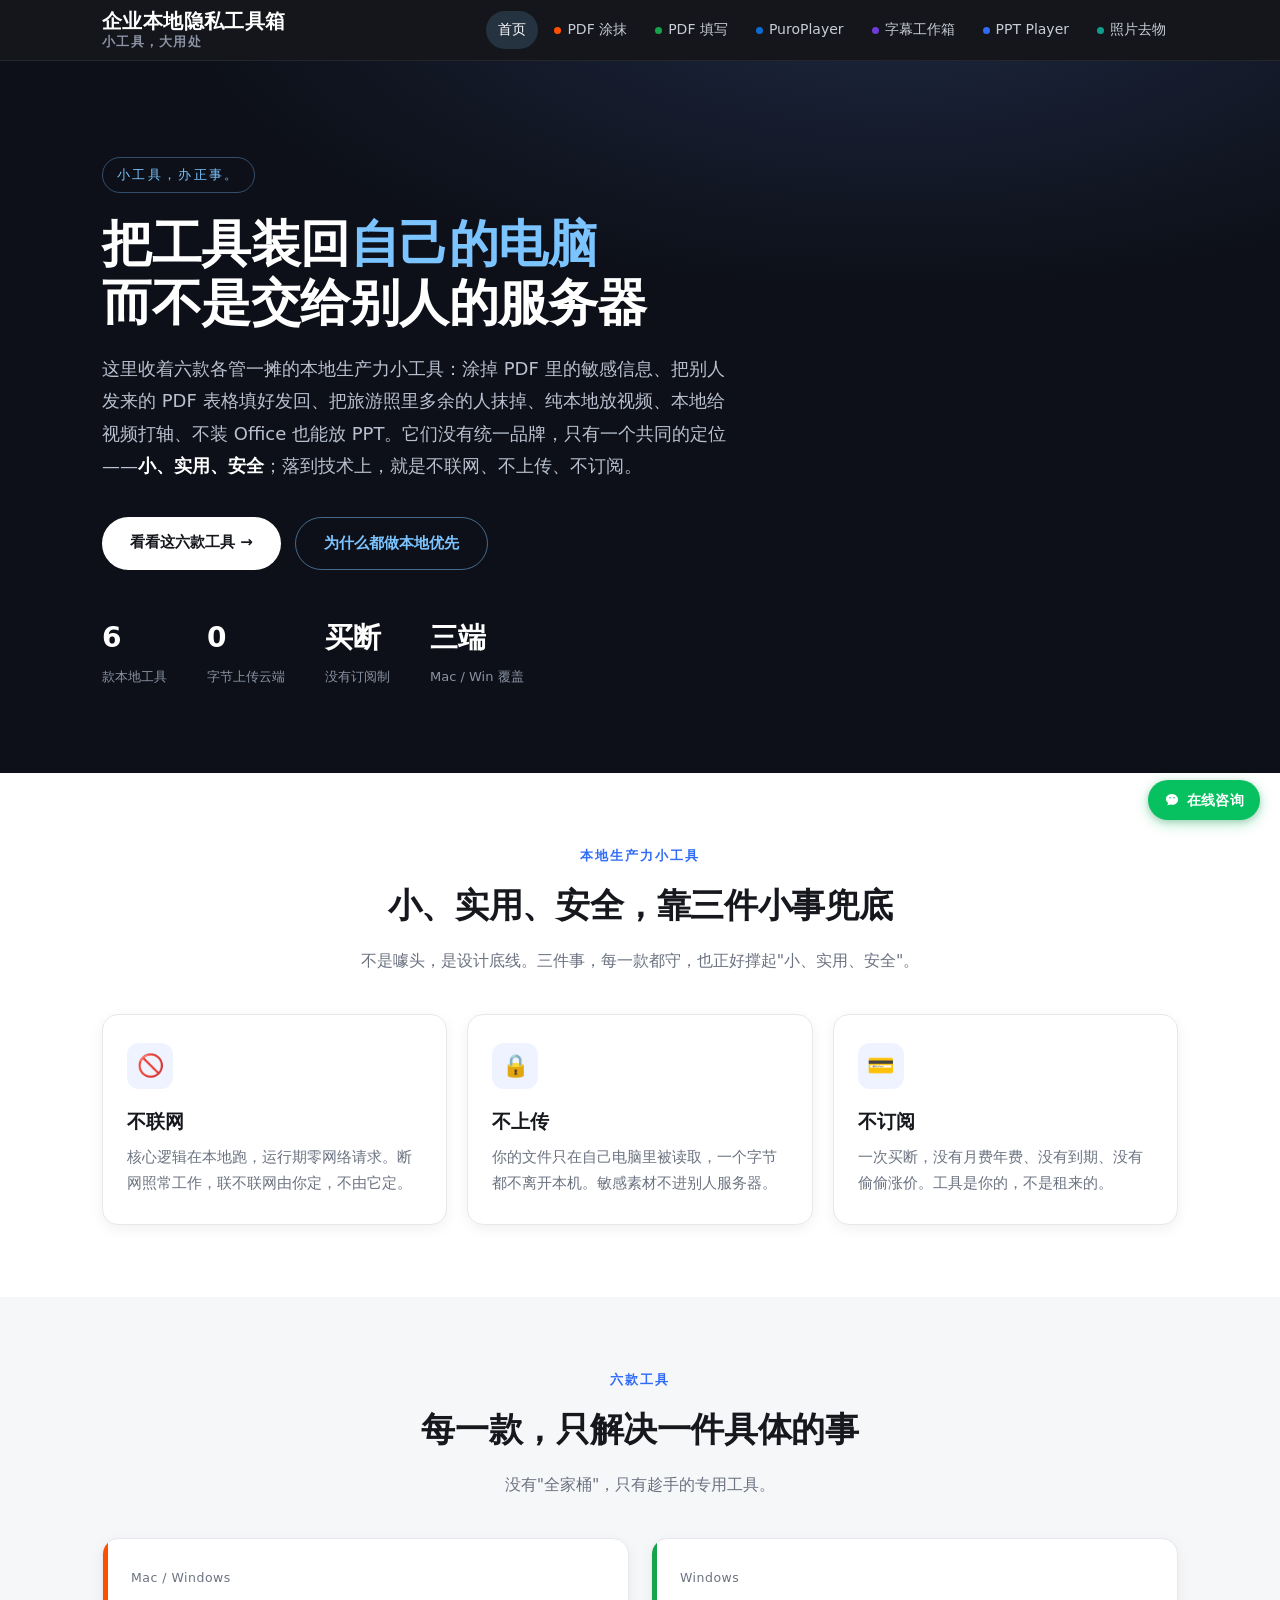
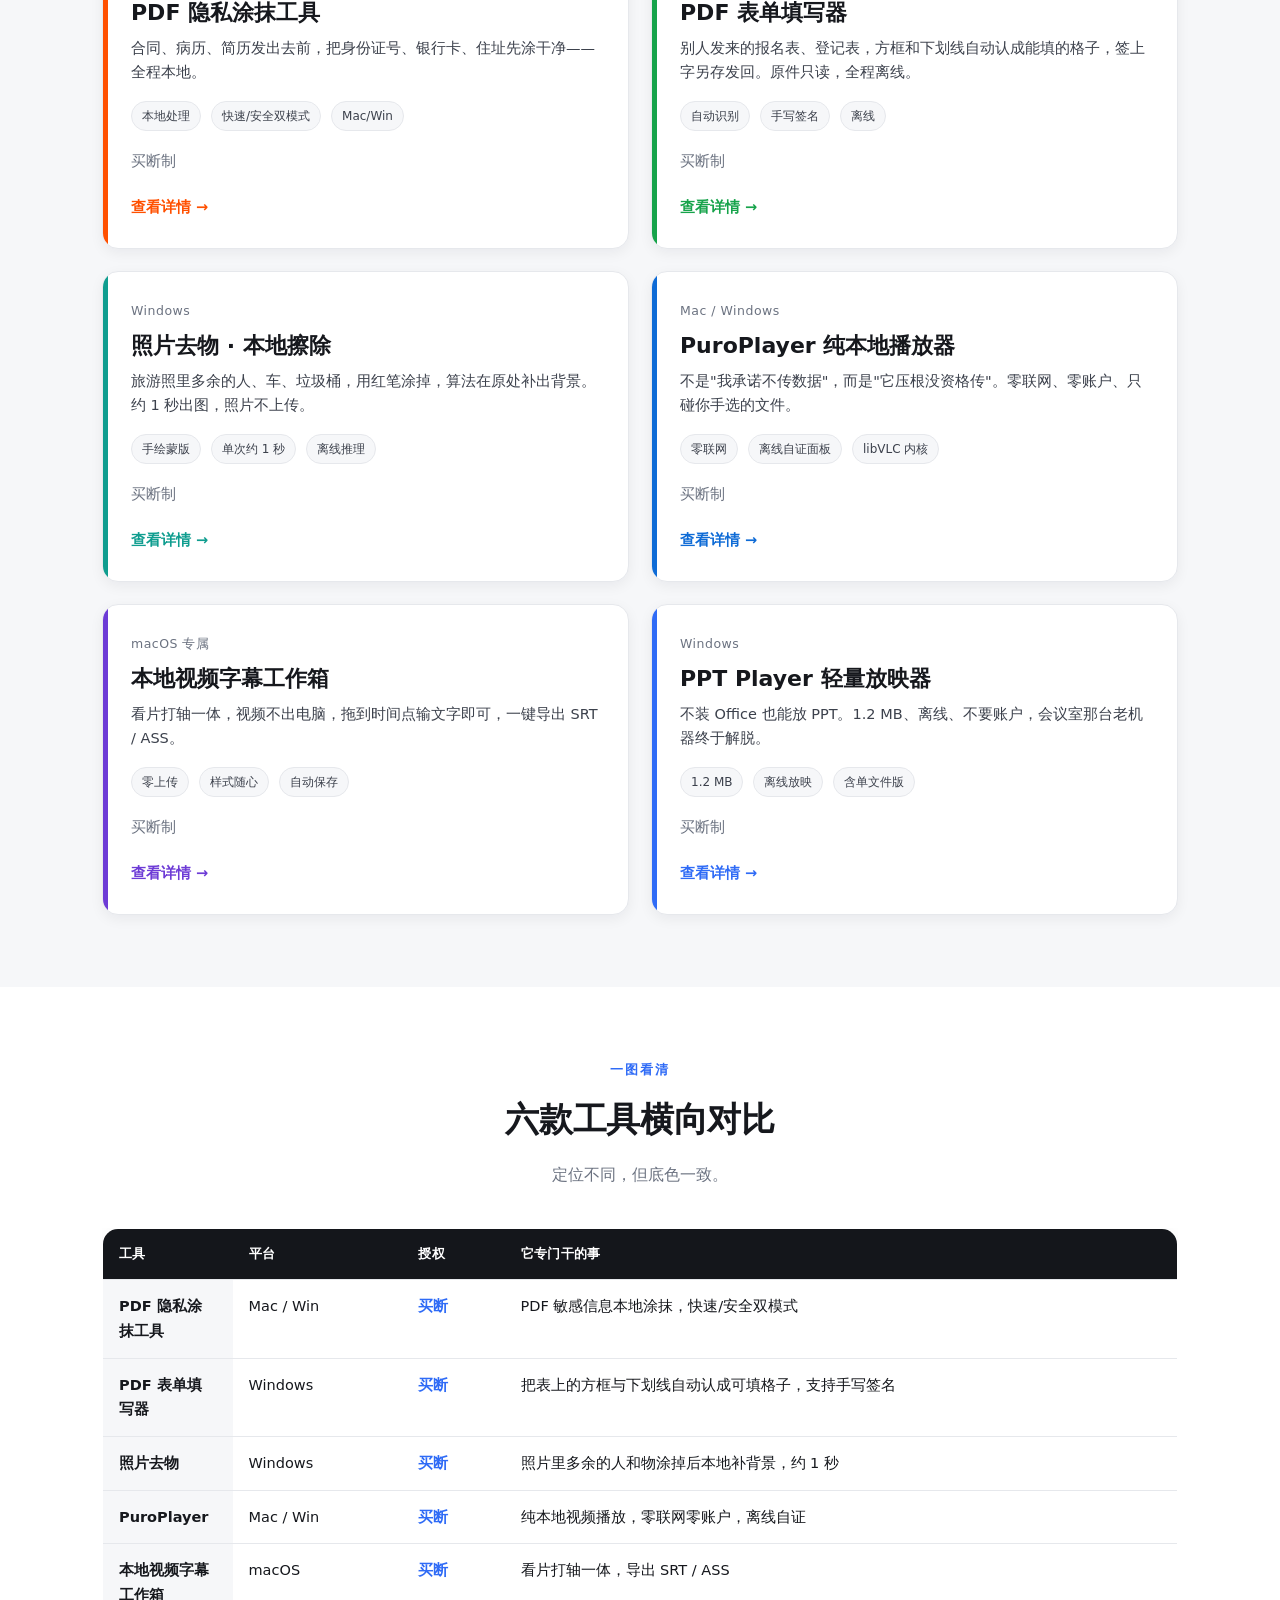
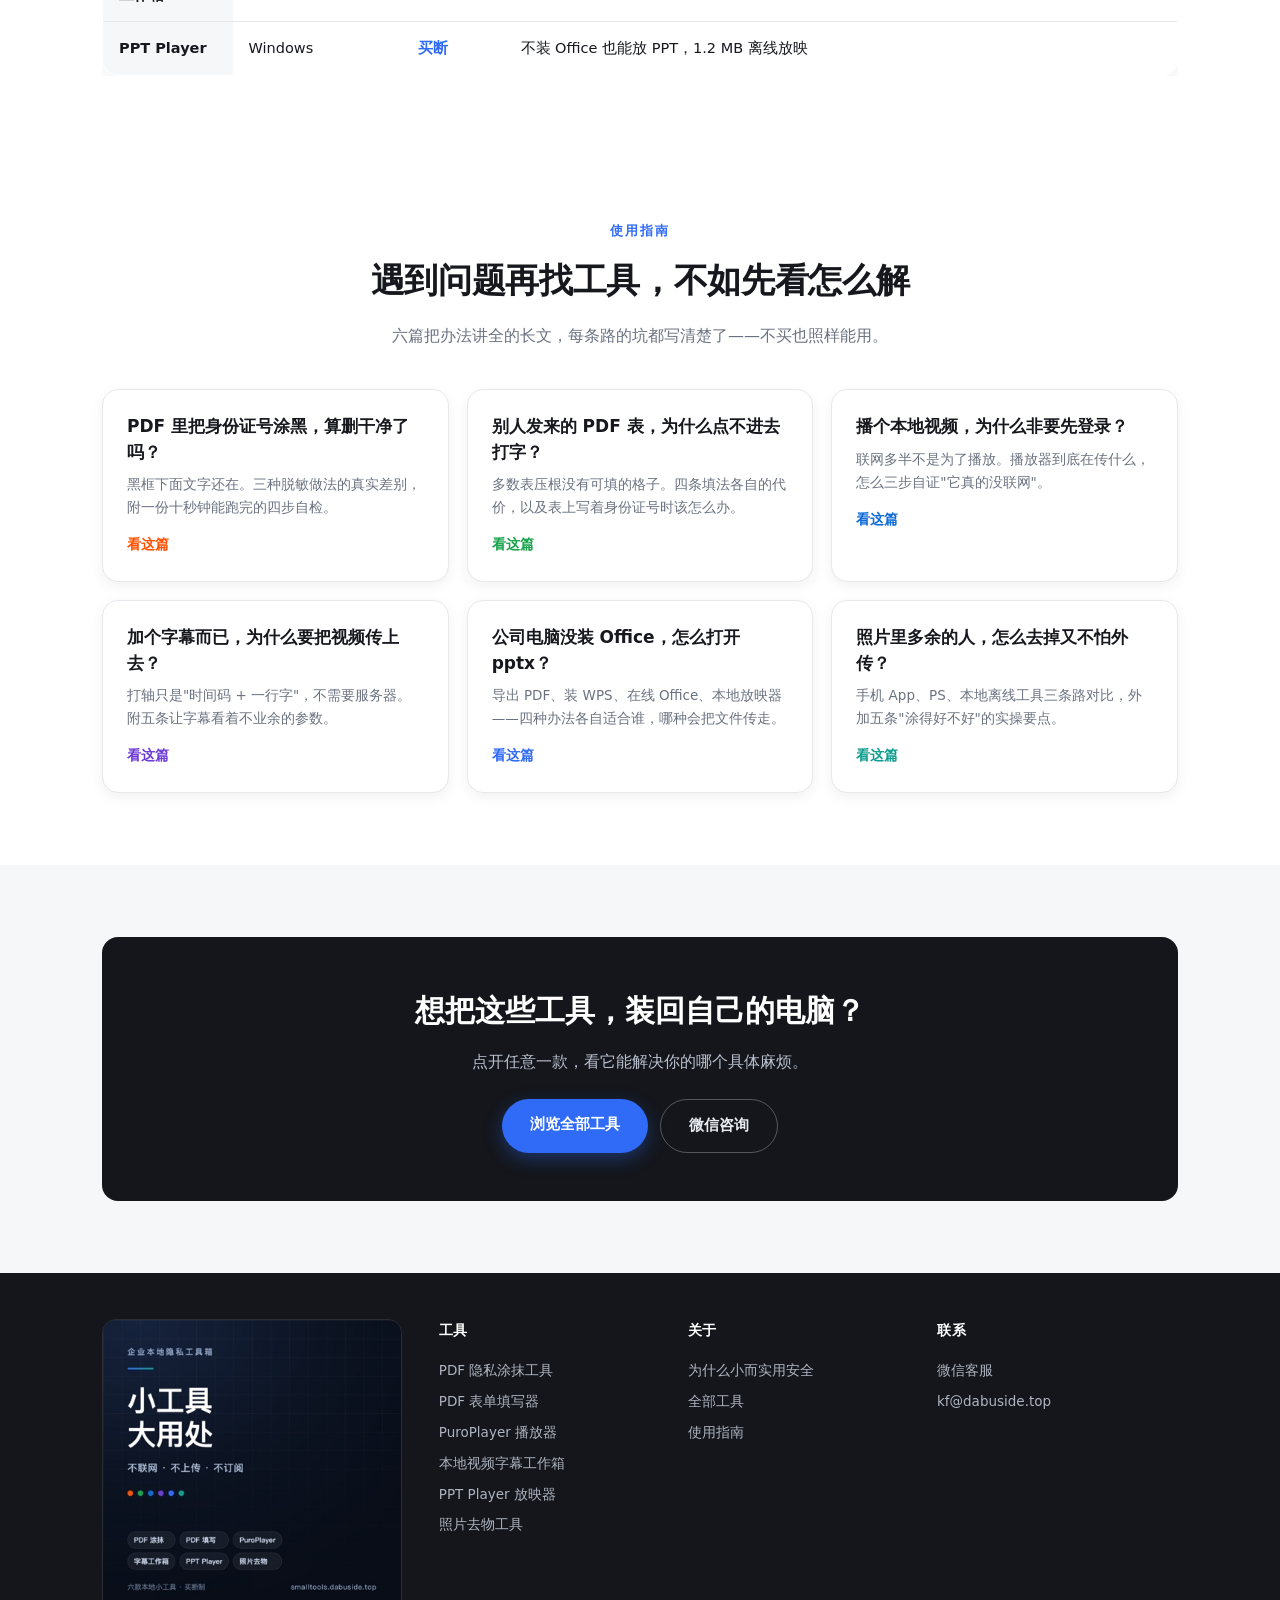
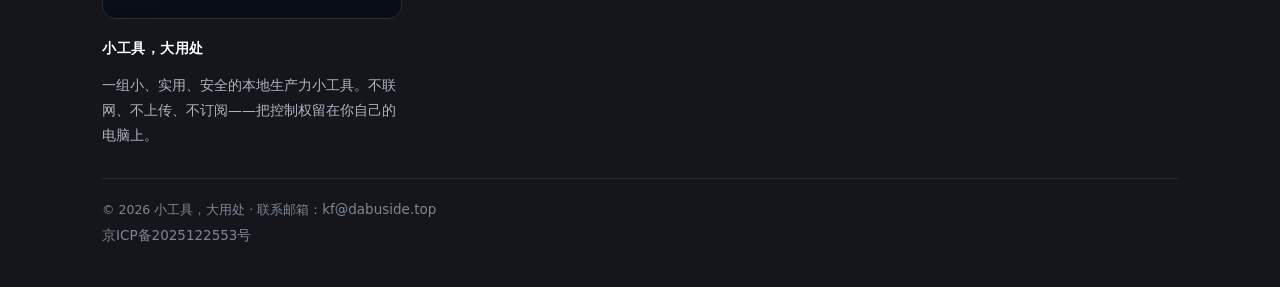
<file: index.html>
<!DOCTYPE html>
<html lang="zh-CN">
<head>
<meta charset="UTF-8">
<meta name="viewport" content="width=device-width, initial-scale=1.0">
<title>PDF 脱敏、填表、抠图、字幕：六款不联网的本地小工具</title>
<meta name="description" content="合同、病历、报名表、私人视频，处理时都不上传。买断制，断网也能用。">
<!-- 分享卡片：微信抓取页面内首张不小于 300×300 的 img 作缩略图，og 系列供 QQ/微博等使用 -->
<meta property="og:type" content="website">
<meta property="og:site_name" content="小工具，大用处">
<meta property="og:title" content="PDF 脱敏、填表、抠图、字幕：六款不联网的本地小工具">
<meta property="og:description" content="合同、病历、报名表、私人视频，处理时都不上传。买断制，断网也能用。">
<meta property="og:url" content="https://smalltools.dabuside.top/">
<meta property="og:image" content="https://smalltools.dabuside.top/assets/img/share-cover.jpg">
<meta property="og:image:width" content="400">
<meta property="og:image:height" content="400">
<meta name="twitter:card" content="summary_large_image">
<meta name="twitter:image" content="https://smalltools.dabuside.top/assets/img/share-cover.jpg">
<link rel="image_src" href="https://smalltools.dabuside.top/assets/img/share-cover.jpg">

<link rel="stylesheet" href="assets/site.css">
</head>
<body class="p-home">

<!-- 顶部导航 -->
<header class="site-header">
  <div class="bar">
    <a class="brand" href="index.html"><span class="brand-top">企业本地隐私工具箱</span><span class="brand-sub">小工具，大用处</span></a>
    <nav class="nav">
      <a href="index.html" class="active">首页</a>
      <a href="products/pdf-mask.html"><span class="swatch" style="background:#ff5000"></span>PDF 涂抹</a>
      <a href="products/pdf-form.html"><span class="swatch" style="background:#16a34a"></span>PDF 填写</a>
      <a href="products/puroplayer.html"><span class="swatch" style="background:#0e6bd6"></span>PuroPlayer</a>
      <a href="products/subtitle.html"><span class="swatch" style="background:#6d3bd6"></span>字幕工作箱</a>
      <a href="products/ppt-player.html"><span class="swatch" style="background:#2f6bf6"></span>PPT Player</a>
      <a href="products/koutu.html"><span class="swatch" style="background:#0f9d8f"></span>照片去物</a>
    </nav>
  </div>
</header>

<!-- Hero -->
<section class="hero">
  <div class="container">
    <span class="kicker">小工具，办正事。</span>
    <h1>把工具装回<span class="hl">自己的电脑</span><br>而不是交给别人的服务器</h1>
    <p class="sub">这里收着六款各管一摊的本地生产力小工具：涂掉 PDF 里的敏感信息、把别人发来的 PDF 表格填好发回、把旅游照里多余的人抹掉、纯本地放视频、本地给视频打轴、不装 Office 也能放 PPT。它们没有统一品牌，只有一个共同的定位——<b style="color:#fff">小、实用、安全</b>；落到技术上，就是不联网、不上传、不订阅。</p>
    <div class="cta-row">
      <a class="btn btn-light" href="#products">看看这六款工具 →</a>
      <a class="btn btn-ghost" style="color:#7CC4FF;border-color:rgba(124,196,255,.5)" href="#why">为什么都做本地优先</a>
    </div>
    <div class="stats">
      <div class="s"><b>6</b><span>款本地工具</span></div>
      <div class="s"><b>0</b><span>字节上传云端</span></div>
      <div class="s"><b>买断</b><span>没有订阅制</span></div>
      <div class="s"><b>三端</b><span>Mac / Win 覆盖</span></div>
    </div>
  </div>
</section>

<!-- 三原则 -->
<section id="why">
  <div class="container">
    <div class="sec-head">
      <div class="eyebrow">本地生产力小工具</div>
      <h2>小、实用、安全，靠三件小事兜底</h2>
      <p>不是噱头，是设计底线。三件事，每一款都守，也正好撑起"小、实用、安全"。</p>
    </div>
    <div class="pillars">
      <div class="pillar">
        <div class="ic">🚫</div>
        <h3>不联网</h3>
        <p>核心逻辑在本地跑，运行期零网络请求。断网照常工作，联不联网由你定，不由它定。</p>
      </div>
      <div class="pillar">
        <div class="ic">🔒</div>
        <h3>不上传</h3>
        <p>你的文件只在自己电脑里被读取，一个字节都不离开本机。敏感素材不进别人服务器。</p>
      </div>
      <div class="pillar">
        <div class="ic">💳</div>
        <h3>不订阅</h3>
        <p>一次买断，没有月费年费、没有到期、没有偷偷涨价。工具是你的，不是租来的。</p>
      </div>
    </div>
  </div>
</section>

<!-- 产品网格 -->
<section id="products" class="section-soft">
  <div class="container">
    <div class="sec-head">
      <div class="eyebrow">六款工具</div>
      <h2>每一款，只解决一件具体的事</h2>
      <p>没有"全家桶"，只有趁手的专用工具。</p>
    </div>
    <div class="products">

      <a class="pcard" href="products/pdf-mask.html" style="--pc-accent:#ff5000">
        <div class="ptag">Mac / Windows</div>
        <h3>PDF 隐私涂抹工具</h3>
        <div class="one">合同、病历、简历发出去前，把身份证号、银行卡、住址先涂干净——全程本地。</div>
        <div class="meta">
          <span class="chip">本地处理</span><span class="chip">快速/安全双模式</span><span class="chip">Mac/Win</span>
        </div>
        <div class="price">买断制</div>
        <span class="go">查看详情</span>
      </a>

      <a class="pcard" href="products/pdf-form.html" style="--pc-accent:#16a34a">
        <div class="ptag">Windows</div>
        <h3>PDF 表单填写器</h3>
        <div class="one">别人发来的报名表、登记表，方框和下划线自动认成能填的格子，签上字另存发回。原件只读，全程离线。</div>
        <div class="meta">
          <span class="chip">自动识别</span><span class="chip">手写签名</span><span class="chip">离线</span>
        </div>
        <div class="price">买断制</div>
        <span class="go">查看详情</span>
      </a>

      <a class="pcard" href="products/koutu.html" style="--pc-accent:#0f9d8f">
        <div class="ptag">Windows</div>
        <h3>照片去物 · 本地擦除</h3>
        <div class="one">旅游照里多余的人、车、垃圾桶，用红笔涂掉，算法在原处补出背景。约 1 秒出图，照片不上传。</div>
        <div class="meta">
          <span class="chip">手绘蒙版</span><span class="chip">单次约 1 秒</span><span class="chip">离线推理</span>
        </div>
        <div class="price">买断制</div>
        <span class="go">查看详情</span>
      </a>

      <a class="pcard" href="products/puroplayer.html" style="--pc-accent:#0e6bd6">
        <div class="ptag">Mac / Windows</div>
        <h3>PuroPlayer 纯本地播放器</h3>
        <div class="one">不是"我承诺不传数据"，而是"它压根没资格传"。零联网、零账户、只碰你手选的文件。</div>
        <div class="meta">
          <span class="chip">零联网</span><span class="chip">离线自证面板</span><span class="chip">libVLC 内核</span>
        </div>
        <div class="price">买断制</div>
        <span class="go">查看详情</span>
      </a>

      <a class="pcard" href="products/subtitle.html" style="--pc-accent:#6d3bd6">
        <div class="ptag">macOS 专属</div>
        <h3>本地视频字幕工作箱</h3>
        <div class="one">看片打轴一体，视频不出电脑，拖到时间点输文字即可，一键导出 SRT / ASS。</div>
        <div class="meta">
          <span class="chip">零上传</span><span class="chip">样式随心</span><span class="chip">自动保存</span>
        </div>
        <div class="price">买断制</div>
        <span class="go">查看详情</span>
      </a>

      <a class="pcard" href="products/ppt-player.html" style="--pc-accent:#2f6bf6">
        <div class="ptag">Windows</div>
        <h3>PPT Player 轻量放映器</h3>
        <div class="one">不装 Office 也能放 PPT。1.2 MB、离线、不要账户，会议室那台老机器终于解脱。</div>
        <div class="meta">
          <span class="chip">1.2 MB</span><span class="chip">离线放映</span><span class="chip">含单文件版</span>
        </div>
        <div class="price">买断制</div>
        <span class="go">查看详情</span>
      </a>

    </div>
  </div>
</section>

<!-- 对比表 -->
<section>
  <div class="container">
    <div class="sec-head">
      <div class="eyebrow">一图看清</div>
      <h2>六款工具横向对比</h2>
      <p>定位不同，但底色一致。</p>
    </div>
    <div style="overflow-x:auto">
    <table class="compare">
      <thead>
        <tr><th>工具</th><th>平台</th><th>授权</th><th>它专门干的事</th></tr>
      </thead>
      <tbody>
        <tr><th>PDF 隐私涂抹工具</th><td>Mac / Win</td><td class="accent-cell">买断</td><td>PDF 敏感信息本地涂抹，快速/安全双模式</td></tr>
        <tr><th>PDF 表单填写器</th><td>Windows</td><td class="accent-cell">买断</td><td>把表上的方框与下划线自动认成可填格子，支持手写签名</td></tr>
        <tr><th>照片去物</th><td>Windows</td><td class="accent-cell">买断</td><td>照片里多余的人和物涂掉后本地补背景，约 1 秒</td></tr>
        <tr><th>PuroPlayer</th><td>Mac / Win</td><td class="accent-cell">买断</td><td>纯本地视频播放，零联网零账户，离线自证</td></tr>
        <tr><th>本地视频字幕工作箱</th><td>macOS</td><td class="accent-cell">买断</td><td>看片打轴一体，导出 SRT / ASS</td></tr>
        <tr><th>PPT Player</th><td>Windows</td><td class="accent-cell">买断</td><td>不装 Office 也能放 PPT，1.2 MB 离线放映</td></tr>
      </tbody>
    </table>
    </div>
  </div>
</section>

<!-- 使用指南 -->
<section id="guides">
  <div class="container">
    <div class="sec-head">
      <div class="eyebrow">使用指南</div>
      <h2>遇到问题再找工具，不如先看怎么解</h2>
      <p>六篇把办法讲全的长文，每条路的坑都写清楚了——不买也照样能用。</p>
    </div>
    <div class="guide-cards">
      <a class="gcard" href="guide/pdf-redact.html" style="--accent:#ff5000">
        <div class="q">PDF 里把身份证号涂黑，算删干净了吗？</div>
        <div class="d">黑框下面文字还在。三种脱敏做法的真实差别，附一份十秒钟能跑完的四步自检。</div>
        <span class="go">看这篇</span>
      </a>
      <a class="gcard" href="guide/pdf-form.html" style="--accent:#16a34a">
        <div class="q">别人发来的 PDF 表，为什么点不进去打字？</div>
        <div class="d">多数表压根没有可填的格子。四条填法各自的代价，以及表上写着身份证号时该怎么办。</div>
        <span class="go">看这篇</span>
      </a>
      <a class="gcard" href="guide/puroplayer.html" style="--accent:#0e6bd6">
        <div class="q">播个本地视频，为什么非要先登录？</div>
        <div class="d">联网多半不是为了播放。播放器到底在传什么，怎么三步自证"它真的没联网"。</div>
        <span class="go">看这篇</span>
      </a>
      <a class="gcard" href="guide/subtitle.html" style="--accent:#6d3bd6">
        <div class="q">加个字幕而已，为什么要把视频传上去？</div>
        <div class="d">打轴只是"时间码 + 一行字"，不需要服务器。附五条让字幕看着不业余的参数。</div>
        <span class="go">看这篇</span>
      </a>
      <a class="gcard" href="guide/office-pptx.html" style="--accent:#2f6bf6">
        <div class="q">公司电脑没装 Office，怎么打开 pptx？</div>
        <div class="d">导出 PDF、装 WPS、在线 Office、本地放映器——四种办法各自适合谁，哪种会把文件传走。</div>
        <span class="go">看这篇</span>
      </a>
      <a class="gcard" href="guide/photo-remove-object.html" style="--accent:#0f9d8f">
        <div class="q">照片里多余的人，怎么去掉又不怕外传？</div>
        <div class="d">手机 App、PS、本地离线工具三条路对比，外加五条"涂得好不好"的实操要点。</div>
        <span class="go">看这篇</span>
      </a>
    </div>
  </div>
</section>

<!-- CTA -->
<section class="section-soft">
  <div class="container">
    <div class="cta-band">
      <h2>想把这些工具，装回自己的电脑？</h2>
      <p>点开任意一款，看它能解决你的哪个具体麻烦。</p>
      <div class="btns">
        <a class="btn btn-primary" href="#products" style="--accent:#2f6bf6">浏览全部工具</a>
        <a class="btn btn-wechat" href="https://work.weixin.qq.com/kfid/kfc93ea03d06a71cab2" target="_blank" rel="noopener">微信咨询</a>
      </div>
    </div>
  </div>
</section>

<!-- 页脚 -->
<footer class="site-footer">
  <div class="container">
    <div class="cols">
      <div>
        <img class="footer-mark" src="assets/img/share-cover.jpg" alt="小工具，大用处 · 六款本地小工具" width="400" height="400" decoding="async">
        <h4>小工具，大用处</h4>
        <p class="lead">一组小、实用、安全的本地生产力小工具。不联网、不上传、不订阅——把控制权留在你自己的电脑上。</p>
      </div>
      <div>
        <h4>工具</h4>
        <a href="products/pdf-mask.html">PDF 隐私涂抹工具</a>
        <a href="products/pdf-form.html">PDF 表单填写器</a>
        <a href="products/puroplayer.html">PuroPlayer 播放器</a>
        <a href="products/subtitle.html">本地视频字幕工作箱</a>
        <a href="products/ppt-player.html">PPT Player 放映器</a>
        <a href="products/koutu.html">照片去物工具</a>
      </div>
      <div>
        <h4>关于</h4>
        <a href="#why">为什么小而实用安全</a>
        <a href="#products">全部工具</a>
        <a href="#guides">使用指南</a>
      </div>
      <div>
        <h4>联系</h4>
        <a href="https://work.weixin.qq.com/kfid/kfc93ea03d06a71cab2" target="_blank" rel="noopener">微信客服</a>
        <a href="mailto:kf@dabuside.top">kf@dabuside.top</a>
      </div>
    </div>
    <div class="copy">
      © 2026 小工具，大用处 · 联系邮箱：<a href="mailto:kf@dabuside.top" style="color:#7e8694;text-decoration:none">kf@dabuside.top</a><br>
      <a href="https://beian.miit.gov.cn/" target="_blank" rel="noopener" style="color:#7e8694;text-decoration:none">京ICP备2025122553号</a>
    </div>
  </div>
</footer>

<!-- 悬浮微信客服：跳转企业微信客服会话（PC 端为扫码引导页） -->
<a class="wxkf-fab" href="https://work.weixin.qq.com/kfid/kfc93ea03d06a71cab2" target="_blank" rel="noopener" aria-label="在线咨询：微信扫码联系客服">
  <svg viewBox="0 0 24 24" aria-hidden="true" fill="currentColor"><path d="M12.04 3C6.98 3 2.9 6.4 2.9 10.6c0 2.36 1.34 4.47 3.45 5.87-.18.95-.66 2.06-1.43 2.94-.2.23-.03.6.28.58 1.55-.14 2.94-.78 3.87-1.32.94.26 1.94.4 2.97.4 5.06 0 9.14-3.4 9.14-7.6S17.1 3 12.04 3Zm-3.1 4.63a1.13 1.13 0 1 1 0 2.26 1.13 1.13 0 0 1 0-2.26Zm6.2 0a1.13 1.13 0 1 1 0 2.26 1.13 1.13 0 0 1 0-2.26Z"/></svg>
  <span>在线咨询</span>
</a>

</body>
</html>
</file>
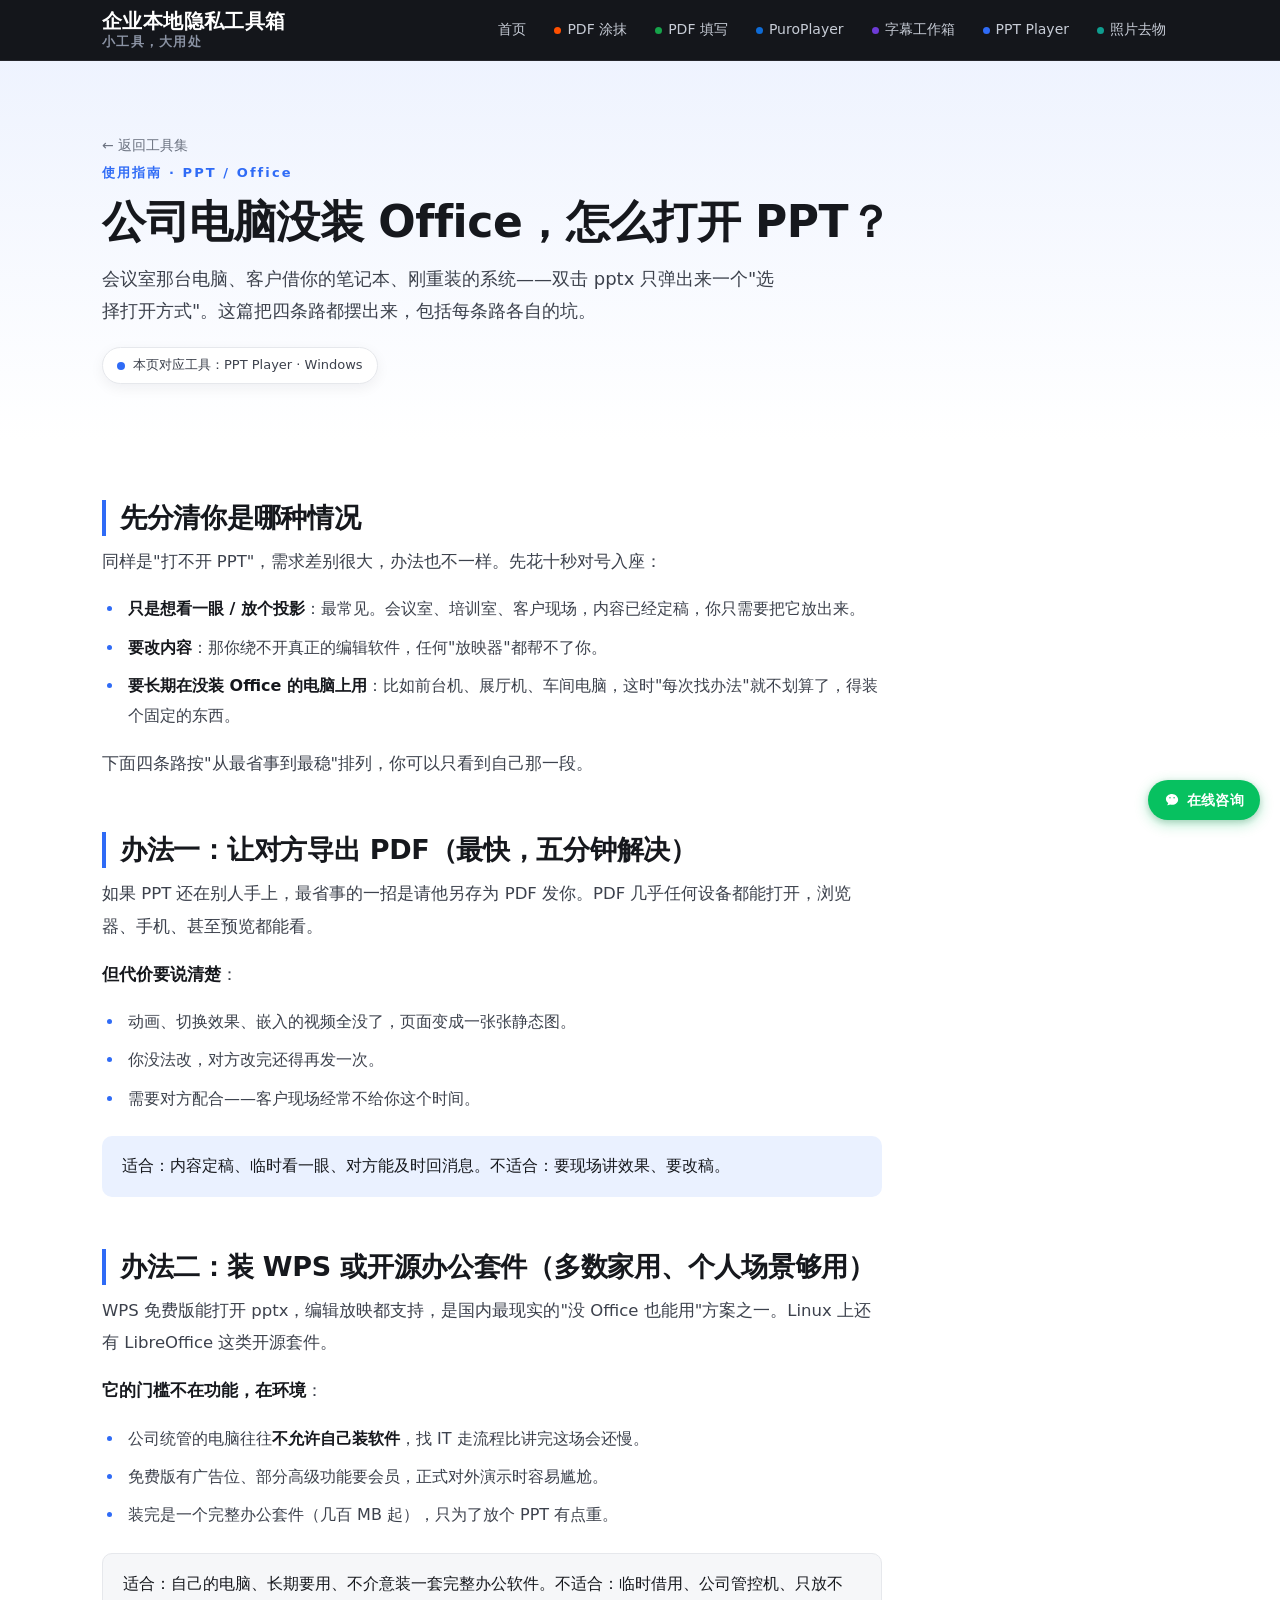
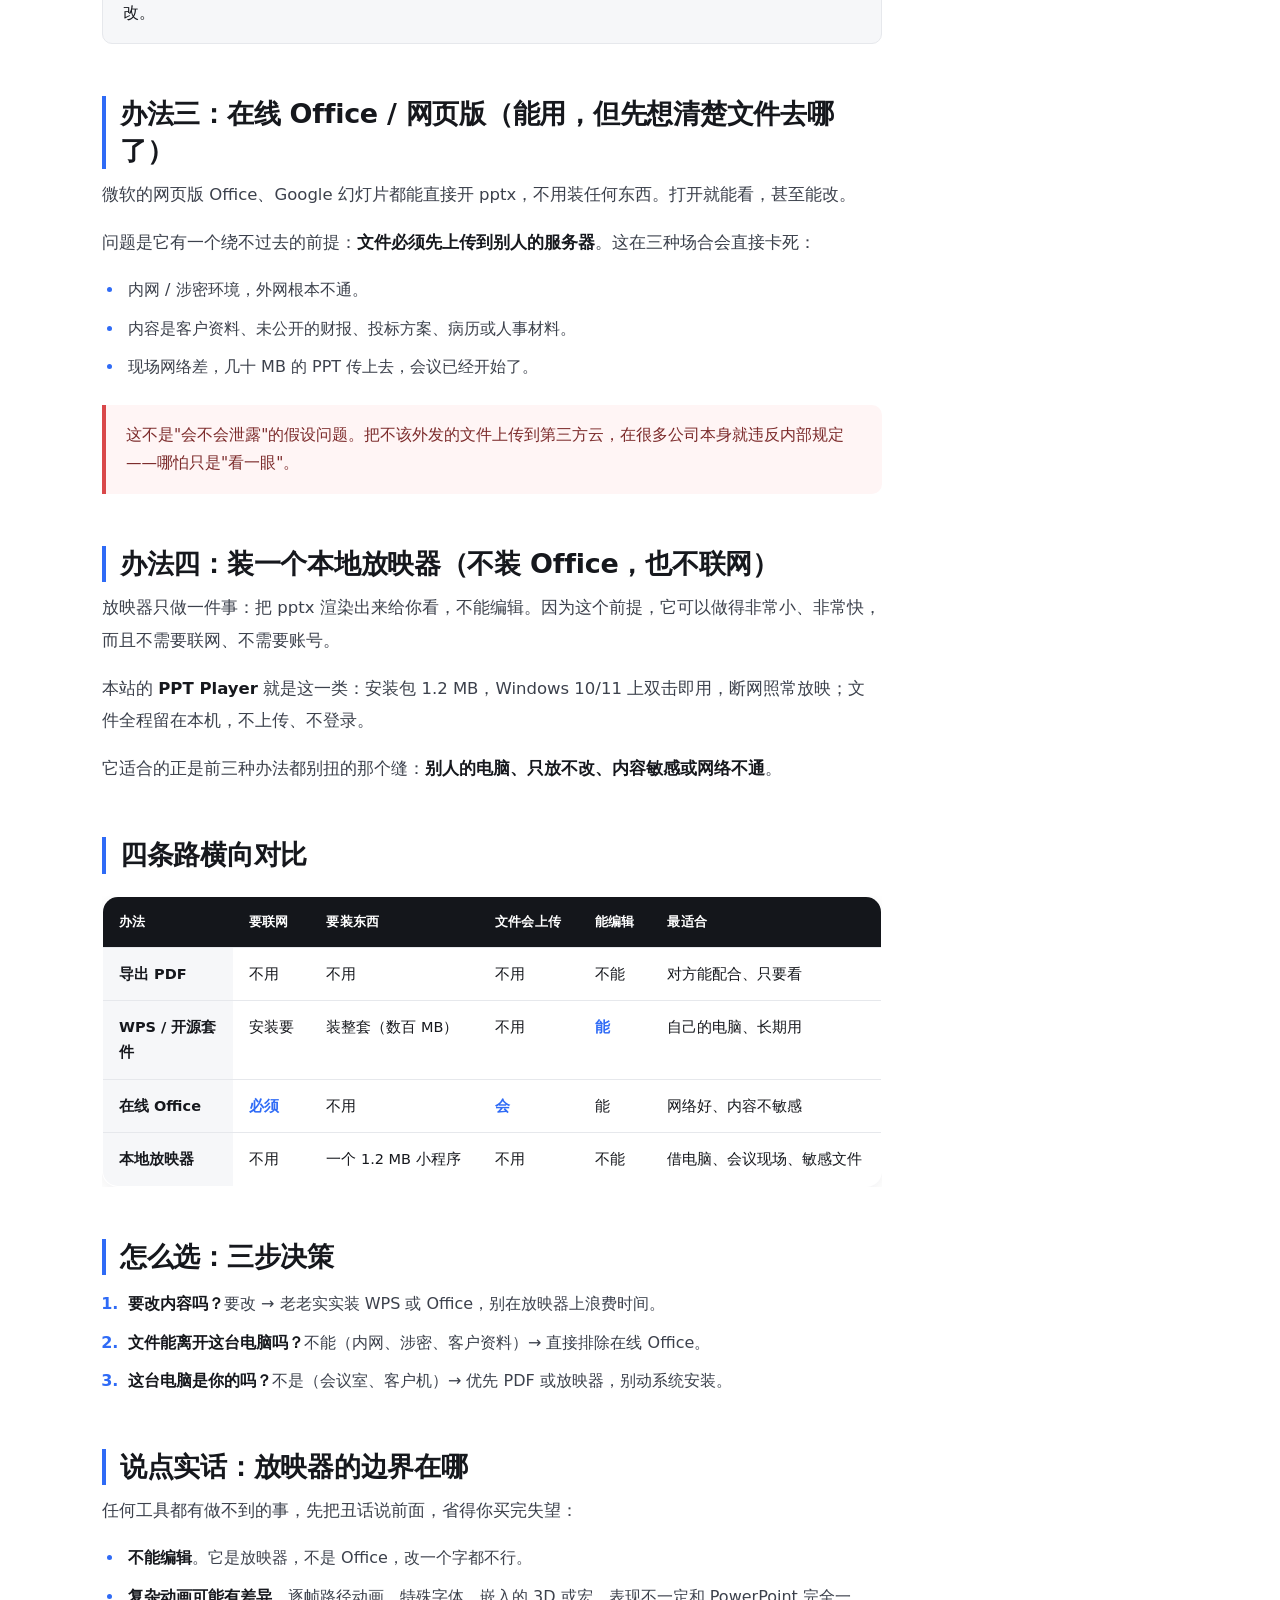
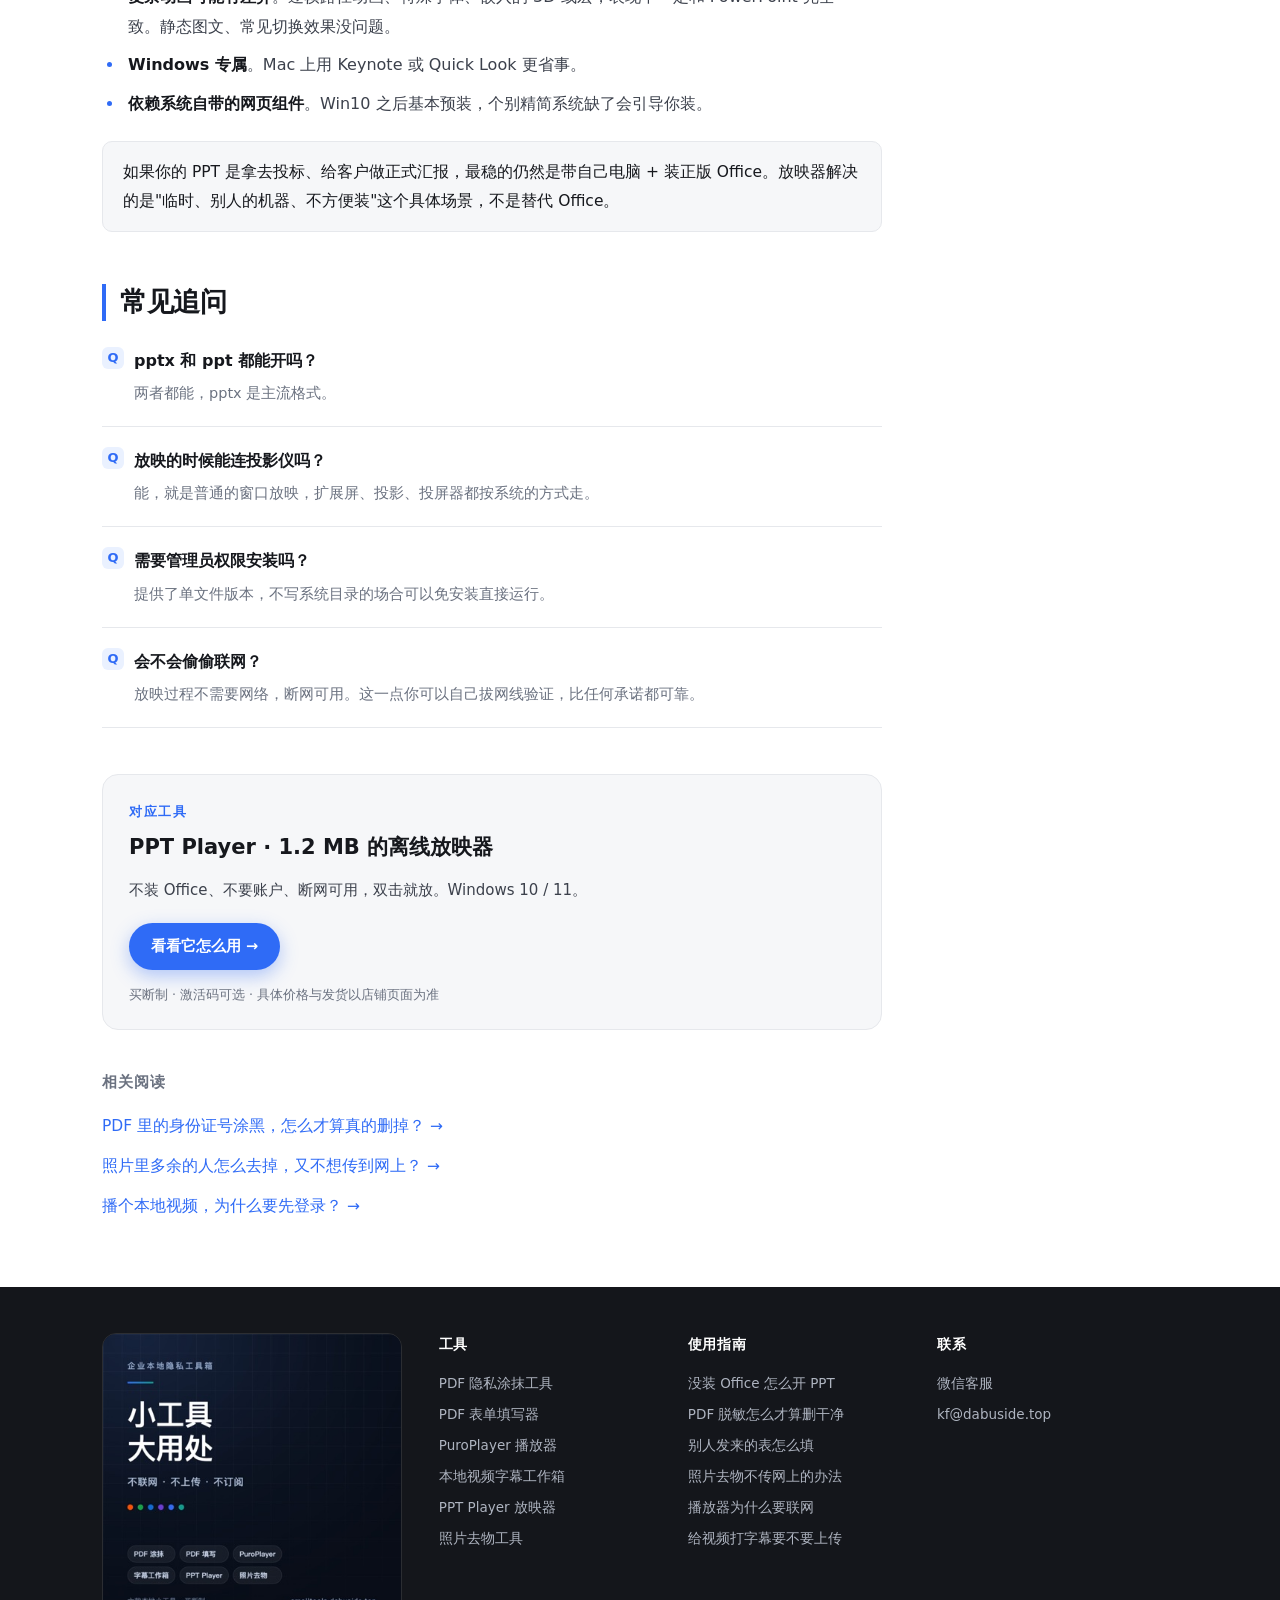
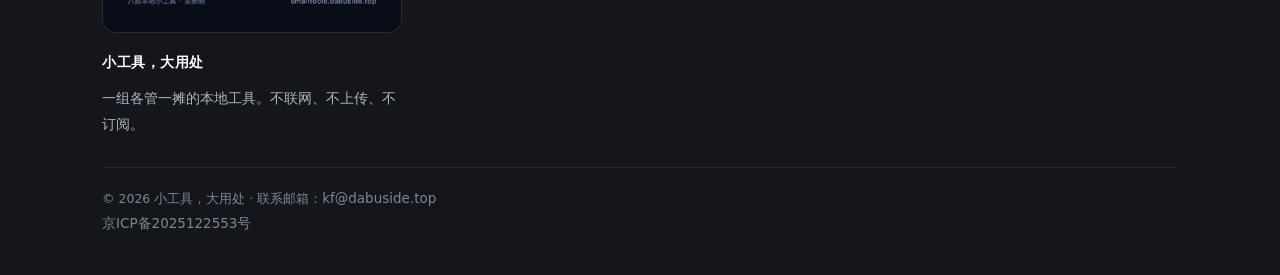
<file: guide/office-pptx.html>
<!DOCTYPE html>
<html lang="zh-CN">
<head>
<meta charset="UTF-8">
<meta name="viewport" content="width=device-width, initial-scale=1.0">
<title>公司电脑没装 Office，怎么打开 pptx？四种办法对比</title>
<meta name="description" content="会议室电脑、客户电脑、新装系统没装 Office，ppt 和 pptx 怎么打开？对比导出 PDF、装 WPS、在线 Office、本地离线放映器四种办法的适用场景与坑，含不联网、不上传的解法。">
<!-- 分享卡片：微信抓取页面内首张不小于 300×300 的 img 作缩略图，og 系列供 QQ/微博等使用 -->
<meta property="og:type" content="website">
<meta property="og:site_name" content="小工具，大用处">
<meta property="og:title" content="公司电脑没装 Office，怎么打开 pptx？四种办法对比">
<meta property="og:description" content="会议室电脑、客户电脑、新装系统没装 Office，ppt 和 pptx 怎么打开？对比导出 PDF、装 WPS、在线 Office、本地离线放映器四种办法的适用场景与坑，含不联网、不上传的解法。">
<meta property="og:url" content="https://smalltools.dabuside.top/guide/office-pptx.html">
<meta property="og:image" content="https://smalltools.dabuside.top/assets/img/share-cover.jpg">
<meta property="og:image:width" content="400">
<meta property="og:image:height" content="400">
<meta name="twitter:card" content="summary_large_image">
<meta name="twitter:image" content="https://smalltools.dabuside.top/assets/img/share-cover.jpg">
<link rel="image_src" href="https://smalltools.dabuside.top/assets/img/share-cover.jpg">

<link rel="stylesheet" href="../assets/site.css">
<link rel="stylesheet" href="../assets/guide.css">
</head>
<body class="p-ppt">

<header class="site-header">
  <div class="bar">
    <a class="brand" href="../index.html"><span class="brand-top">企业本地隐私工具箱</span><span class="brand-sub">小工具，大用处</span></a>
    <nav class="nav">
      <a href="../index.html">首页</a>
      <a href="../products/pdf-mask.html"><span class="swatch" style="background:#ff5000"></span>PDF 涂抹</a>
      <a href="../products/pdf-form.html"><span class="swatch" style="background:#16a34a"></span>PDF 填写</a>
      <a href="../products/puroplayer.html"><span class="swatch" style="background:#0e6bd6"></span>PuroPlayer</a>
      <a href="../products/subtitle.html"><span class="swatch" style="background:#6d3bd6"></span>字幕工作箱</a>
      <a href="../products/ppt-player.html"><span class="swatch" style="background:#2f6bf6"></span>PPT Player</a>
      <a href="../products/koutu.html"><span class="swatch" style="background:#0f9d8f"></span>照片去物</a>
    </nav>
  </div>
</header>

<section class="page-hero">
  <div class="container">
    <a class="back-home" href="../index.html">← 返回工具集</a>
    <div class="eyebrow">使用指南 · PPT / Office</div>
    <h1>公司电脑没装 Office，怎么打开 PPT？</h1>
    <p class="lede">会议室那台电脑、客户借你的笔记本、刚重装的系统——双击 pptx 只弹出来一个"选择打开方式"。这篇把四条路都摆出来，包括每条路各自的坑。</p>
    <div class="tool-tag"><i></i>本页对应工具：PPT Player · Windows</div>
  </div>
</section>

<section class="block">
  <div class="container">
    <div class="guide-body">

      <h2>先分清你是哪种情况</h2>
      <p>同样是"打不开 PPT"，需求差别很大，办法也不一样。先花十秒对号入座：</p>
      <ul>
        <li><strong>只是想看一眼 / 放个投影</strong>：最常见。会议室、培训室、客户现场，内容已经定稿，你只需要把它放出来。</li>
        <li><strong>要改内容</strong>：那你绕不开真正的编辑软件，任何"放映器"都帮不了你。</li>
        <li><strong>要长期在没装 Office 的电脑上用</strong>：比如前台机、展厅机、车间电脑，这时"每次找办法"就不划算了，得装个固定的东西。</li>
      </ul>
      <p>下面四条路按"从最省事到最稳"排列，你可以只看到自己那一段。</p>

      <h2>办法一：让对方导出 PDF（最快，五分钟解决）</h2>
      <p>如果 PPT 还在别人手上，最省事的一招是请他另存为 PDF 发你。PDF 几乎任何设备都能打开，浏览器、手机、甚至预览都能看。</p>
      <p><strong>但代价要说清楚</strong>：</p>
      <ul>
        <li>动画、切换效果、嵌入的视频全没了，页面变成一张张静态图。</li>
        <li>你没法改，对方改完还得再发一次。</li>
        <li>需要对方配合——客户现场经常不给你这个时间。</li>
      </ul>
      <div class="tip">适合：内容定稿、临时看一眼、对方能及时回消息。不适合：要现场讲效果、要改稿。</div>

      <h2>办法二：装 WPS 或开源办公套件（多数家用、个人场景够用）</h2>
      <p>WPS 免费版能打开 pptx，编辑放映都支持，是国内最现实的"没 Office 也能用"方案之一。Linux 上还有 LibreOffice 这类开源套件。</p>
      <p><strong>它的门槛不在功能，在环境</strong>：</p>
      <ul>
        <li>公司统管的电脑往往<strong>不允许自己装软件</strong>，找 IT 走流程比讲完这场会还慢。</li>
        <li>免费版有广告位、部分高级功能要会员，正式对外演示时容易尴尬。</li>
        <li>装完是一个完整办公套件（几百 MB 起），只为了放个 PPT 有点重。</li>
      </ul>
      <div class="tip plain">适合：自己的电脑、长期要用、不介意装一套完整办公软件。不适合：临时借用、公司管控机、只放不改。</div>

      <h2>办法三：在线 Office / 网页版（能用，但先想清楚文件去哪了）</h2>
      <p>微软的网页版 Office、Google 幻灯片都能直接开 pptx，不用装任何东西。打开就能看，甚至能改。</p>
      <p>问题是它有一个绕不过去的前提：<strong>文件必须先上传到别人的服务器</strong>。这在三种场合会直接卡死：</p>
      <ul>
        <li>内网 / 涉密环境，外网根本不通。</li>
        <li>内容是客户资料、未公开的财报、投标方案、病历或人事材料。</li>
        <li>现场网络差，几十 MB 的 PPT 传上去，会议已经开始了。</li>
      </ul>
      <div class="tip danger">这不是"会不会泄露"的假设问题。把不该外发的文件上传到第三方云，在很多公司本身就违反内部规定——哪怕只是"看一眼"。</div>

      <h2>办法四：装一个本地放映器（不装 Office，也不联网）</h2>
      <p>放映器只做一件事：把 pptx 渲染出来给你看，不能编辑。因为这个前提，它可以做得非常小、非常快，而且不需要联网、不需要账号。</p>
      <p>本站的 <a href="../products/ppt-player.html"><strong>PPT Player</strong></a> 就是这一类：安装包 1.2 MB，Windows 10/11 上双击即用，断网照常放映；文件全程留在本机，不上传、不登录。</p>
      <p>它适合的正是前三种办法都别扭的那个缝：<strong>别人的电脑、只放不改、内容敏感或网络不通</strong>。</p>

      <h2>四条路横向对比</h2>
      <div class="table-wrap">
        <table class="compare">
          <thead>
            <tr><th>办法</th><th>要联网</th><th>要装东西</th><th>文件会上传</th><th>能编辑</th><th>最适合</th></tr>
          </thead>
          <tbody>
            <tr><th>导出 PDF</th><td>不用</td><td>不用</td><td>不用</td><td>不能</td><td>对方能配合、只要看</td></tr>
            <tr><th>WPS / 开源套件</th><td>安装要</td><td>装整套（数百 MB）</td><td>不用</td><td class="accent-cell">能</td><td>自己的电脑、长期用</td></tr>
            <tr><th>在线 Office</th><td class="accent-cell">必须</td><td>不用</td><td class="accent-cell">会</td><td>能</td><td>网络好、内容不敏感</td></tr>
            <tr><th>本地放映器</th><td>不用</td><td>一个 1.2 MB 小程序</td><td>不用</td><td>不能</td><td>借电脑、会议现场、敏感文件</td></tr>
          </tbody>
        </table>
      </div>

      <h2>怎么选：三步决策</h2>
      <ol>
        <li><strong>要改内容吗？</strong>要改 → 老老实实装 WPS 或 Office，别在放映器上浪费时间。</li>
        <li><strong>文件能离开这台电脑吗？</strong>不能（内网、涉密、客户资料）→ 直接排除在线 Office。</li>
        <li><strong>这台电脑是你的吗？</strong>不是（会议室、客户机）→ 优先 PDF 或放映器，别动系统安装。</li>
      </ol>

      <h2>说点实话：放映器的边界在哪</h2>
      <p>任何工具都有做不到的事，先把丑话说前面，省得你买完失望：</p>
      <ul>
        <li><strong>不能编辑</strong>。它是放映器，不是 Office，改一个字都不行。</li>
        <li><strong>复杂动画可能有差异</strong>。逐帧路径动画、特殊字体、嵌入的 3D 或宏，表现不一定和 PowerPoint 完全一致。静态图文、常见切换效果没问题。</li>
        <li><strong>Windows 专属</strong>。Mac 上用 Keynote 或 Quick Look 更省事。</li>
        <li><strong>依赖系统自带的网页组件</strong>。Win10 之后基本预装，个别精简系统缺了会引导你装。</li>
      </ul>
      <div class="tip plain">如果你的 PPT 是拿去投标、给客户做正式汇报，最稳的仍然是带自己电脑 + 装正版 Office。放映器解决的是"临时、别人的机器、不方便装"这个具体场景，不是替代 Office。</div>

      <h2>常见追问</h2>
      <div class="faq">
        <div class="item"><div class="q">pptx 和 ppt 都能开吗？</div><div class="a">两者都能，pptx 是主流格式。</div></div>
        <div class="item"><div class="q">放映的时候能连投影仪吗？</div><div class="a">能，就是普通的窗口放映，扩展屏、投影、投屏器都按系统的方式走。</div></div>
        <div class="item"><div class="q">需要管理员权限安装吗？</div><div class="a">提供了单文件版本，不写系统目录的场合可以免安装直接运行。</div></div>
        <div class="item"><div class="q">会不会偷偷联网？</div><div class="a">放映过程不需要网络，断网可用。这一点你可以自己拔网线验证，比任何承诺都可靠。</div></div>
      </div>

      <div class="guide-cta">
        <div class="k">对应工具</div>
        <h3>PPT Player · 1.2 MB 的离线放映器</h3>
        <p>不装 Office、不要账户、断网可用，双击就放。Windows 10 / 11。</p>
        <a class="btn btn-primary" href="../products/ppt-player.html">看看它怎么用 →</a>
        <div class="note">买断制 · 激活码可选 · 具体价格与发货以店铺页面为准</div>
      </div>

      <div class="related">
        <h3>相关阅读</h3>
        <a href="pdf-redact.html">PDF 里的身份证号涂黑，怎么才算真的删掉？</a>
        <a href="photo-remove-object.html">照片里多余的人怎么去掉，又不想传到网上？</a>
        <a href="puroplayer.html">播个本地视频，为什么要先登录？</a>
      </div>

    </div>
  </div>
</section>

<footer class="site-footer">
  <div class="container">
    <div class="cols">
      <div><img class="footer-mark" src="../assets/img/share-cover.jpg" alt="小工具，大用处 · 六款本地小工具" width="400" height="400" decoding="async"><h4>小工具，大用处</h4><p class="lead">一组各管一摊的本地工具。不联网、不上传、不订阅。</p></div>
      <div>
        <h4>工具</h4>
        <a href="../products/pdf-mask.html">PDF 隐私涂抹工具</a>
        <a href="../products/pdf-form.html">PDF 表单填写器</a>
        <a href="../products/puroplayer.html">PuroPlayer 播放器</a>
        <a href="../products/subtitle.html">本地视频字幕工作箱</a>
        <a href="../products/ppt-player.html">PPT Player 放映器</a>
        <a href="../products/koutu.html">照片去物工具</a>
      </div>
      <div>
        <h4>使用指南</h4>
        <a href="office-pptx.html">没装 Office 怎么开 PPT</a>
        <a href="pdf-redact.html">PDF 脱敏怎么才算删干净</a>
        <a href="pdf-form.html">别人发来的表怎么填</a>
        <a href="photo-remove-object.html">照片去物不传网上的办法</a>
        <a href="puroplayer.html">播放器为什么要联网</a>
        <a href="subtitle.html">给视频打字幕要不要上传</a>
      </div>
      <div>
        <h4>联系</h4>
        <a href="https://work.weixin.qq.com/kfid/kfc93ea03d06a71cab2" target="_blank" rel="noopener">微信客服</a>
        <a href="mailto:kf@dabuside.top">kf@dabuside.top</a>
      </div>
    </div>
    <div class="copy">© 2026 小工具，大用处 · 联系邮箱：<a href="mailto:kf@dabuside.top" style="color:#7e8694;text-decoration:none">kf@dabuside.top</a><br>
      <a href="https://beian.miit.gov.cn/" target="_blank" rel="noopener" style="color:#7e8694;text-decoration:none">京ICP备2025122553号</a></div>
  </div>
</footer>

<!-- 悬浮微信客服：跳转企业微信客服会话（PC 端为扫码引导页） -->
<a class="wxkf-fab" href="https://work.weixin.qq.com/kfid/kfc93ea03d06a71cab2" target="_blank" rel="noopener" aria-label="在线咨询：微信扫码联系客服">
  <svg viewBox="0 0 24 24" aria-hidden="true" fill="currentColor"><path d="M12.04 3C6.98 3 2.9 6.4 2.9 10.6c0 2.36 1.34 4.47 3.45 5.87-.18.95-.66 2.06-1.43 2.94-.2.23-.03.6.28.58 1.55-.14 2.94-.78 3.87-1.32.94.26 1.94.4 2.97.4 5.06 0 9.14-3.4 9.14-7.6S17.1 3 12.04 3Zm-3.1 4.63a1.13 1.13 0 1 1 0 2.26 1.13 1.13 0 0 1 0-2.26Zm6.2 0a1.13 1.13 0 1 1 0 2.26 1.13 1.13 0 0 1 0-2.26Z"/></svg>
  <span>在线咨询</span>
</a>

</body>
</html>
</file>
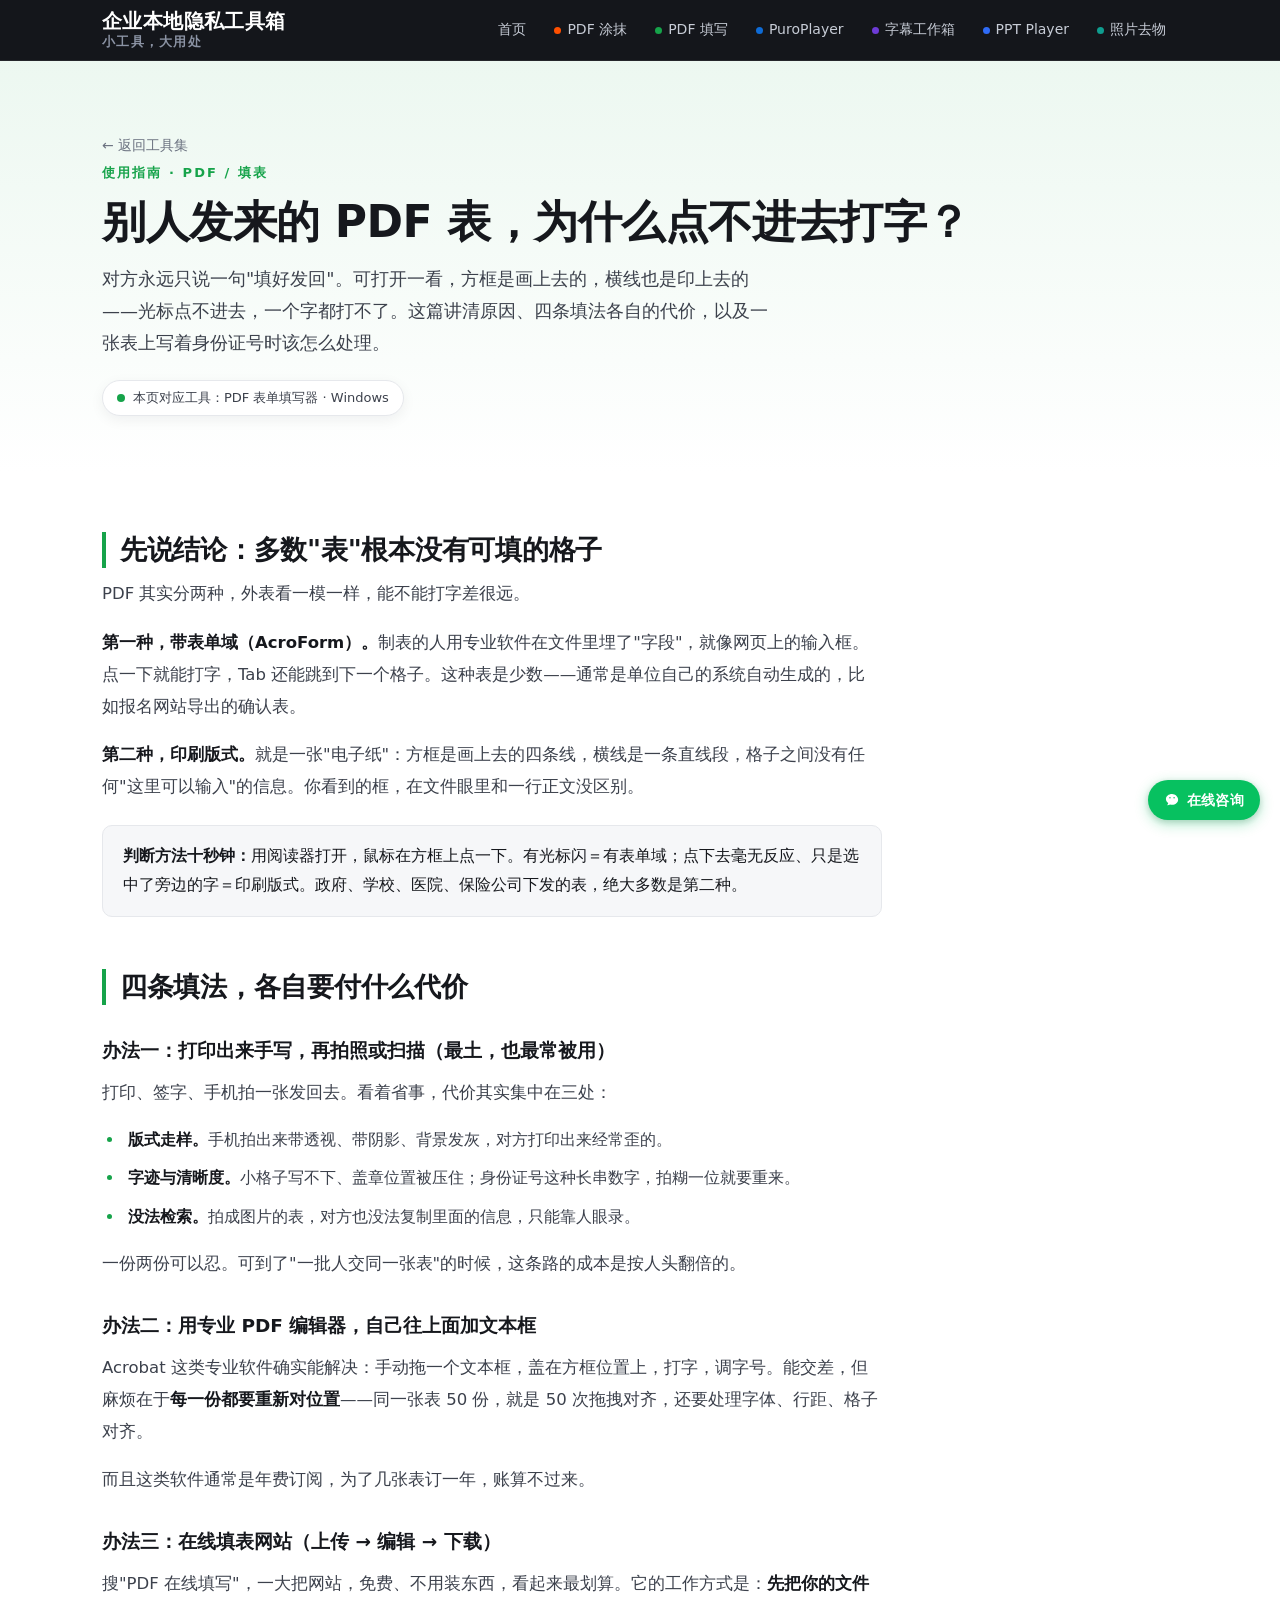
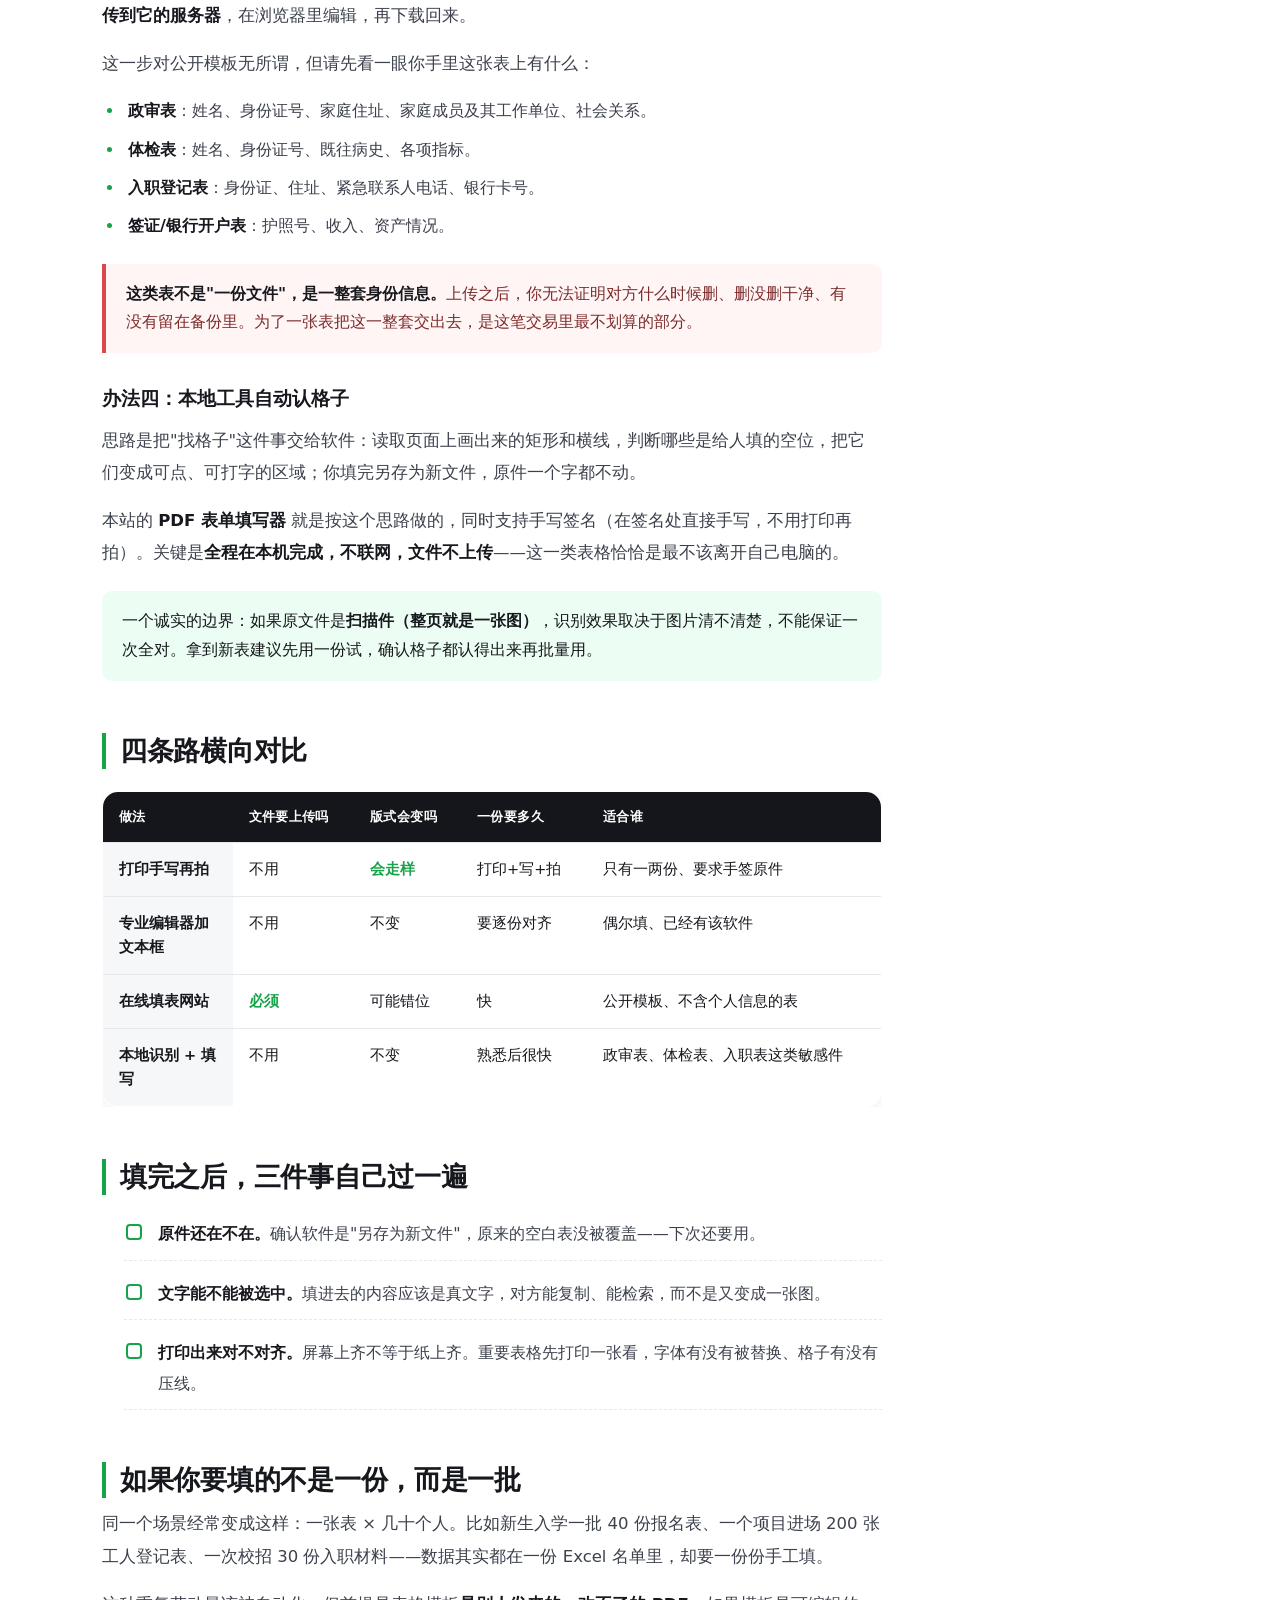
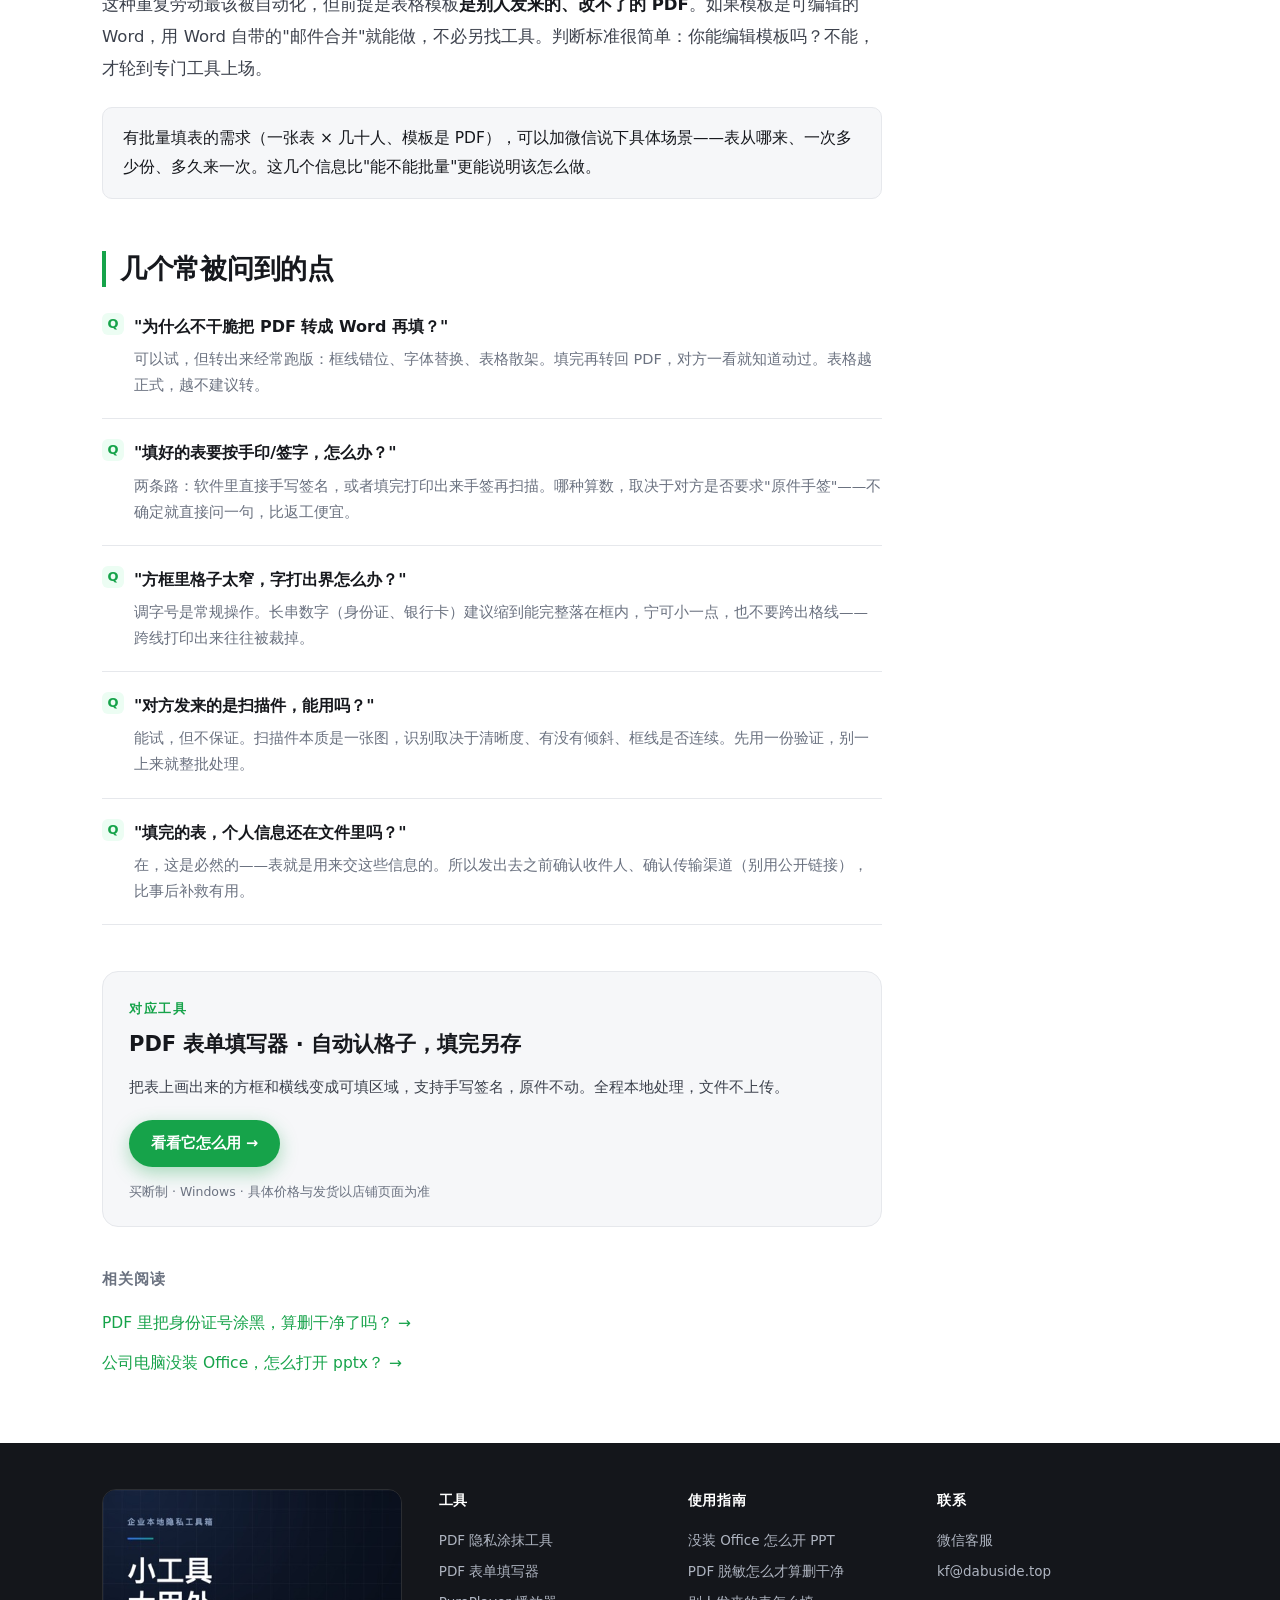
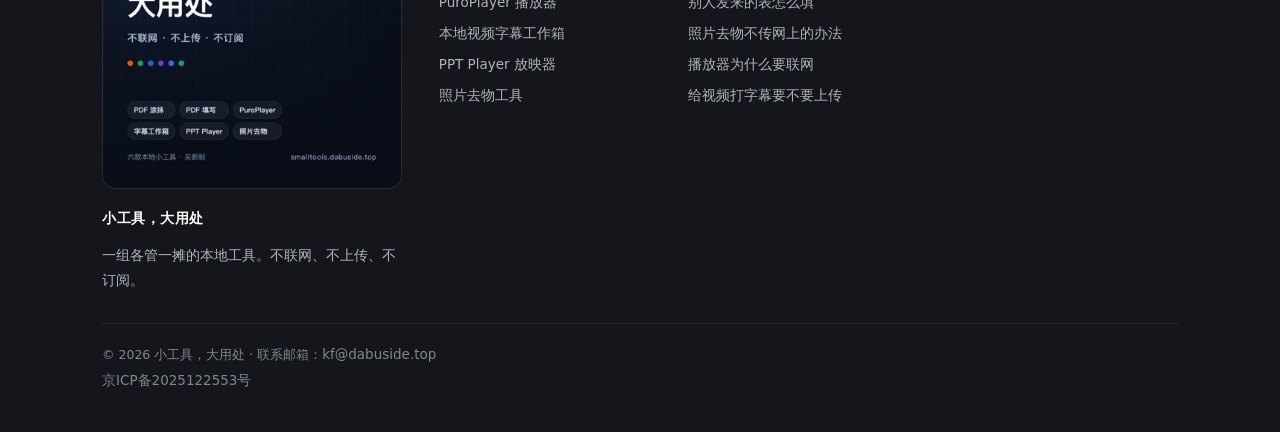
<file: guide/pdf-form.html>
<!DOCTYPE html>
<html lang="zh-CN">
<head>
<meta charset="UTF-8">
<meta name="viewport" content="width=device-width, initial-scale=1.0">
<title>别人发来的 PDF 表，为什么不能直接打字填</title>
<meta name="description" content="报名表、政审表、体检表发来只说一句「填好发回」，可 PDF 里点不进去。讲清表单域与印刷版式的差别、四条填表办法的代价，以及不把身份证和住址上传到网页工具的自检要点。">
<!-- 分享卡片：微信抓取页面内首张不小于 300×300 的 img 作缩略图，og 系列供 QQ/微博等使用 -->
<meta property="og:type" content="website">
<meta property="og:site_name" content="小工具，大用处">
<meta property="og:title" content="别人发来的 PDF 表，为什么不能直接打字填">
<meta property="og:description" content="报名表、政审表、体检表发来只说一句「填好发回」，可 PDF 里点不进去。讲清表单域与印刷版式的差别、四条填表办法的代价，以及不把身份证和住址上传到网页工具的自检要点。">
<meta property="og:url" content="https://smalltools.dabuside.top/guide/pdf-form.html">
<meta property="og:image" content="https://smalltools.dabuside.top/assets/img/share-cover.jpg">
<meta property="og:image:width" content="400">
<meta property="og:image:height" content="400">
<meta name="twitter:card" content="summary_large_image">
<meta name="twitter:image" content="https://smalltools.dabuside.top/assets/img/share-cover.jpg">
<link rel="image_src" href="https://smalltools.dabuside.top/assets/img/share-cover.jpg">

<link rel="stylesheet" href="../assets/site.css">
<link rel="stylesheet" href="../assets/guide.css">
</head>
<body class="p-form">

<header class="site-header">
  <div class="bar">
    <a class="brand" href="../index.html"><span class="brand-top">企业本地隐私工具箱</span><span class="brand-sub">小工具，大用处</span></a>
    <nav class="nav">
      <a href="../index.html">首页</a>
      <a href="../products/pdf-mask.html"><span class="swatch" style="background:#ff5000"></span>PDF 涂抹</a>
      <a href="../products/pdf-form.html"><span class="swatch" style="background:#16a34a"></span>PDF 填写</a>
      <a href="../products/puroplayer.html"><span class="swatch" style="background:#0e6bd6"></span>PuroPlayer</a>
      <a href="../products/subtitle.html"><span class="swatch" style="background:#6d3bd6"></span>字幕工作箱</a>
      <a href="../products/ppt-player.html"><span class="swatch" style="background:#2f6bf6"></span>PPT Player</a>
      <a href="../products/koutu.html"><span class="swatch" style="background:#0f9d8f"></span>照片去物</a>
    </nav>
  </div>
</header>

<section class="page-hero">
  <div class="container">
    <a class="back-home" href="../index.html">← 返回工具集</a>
    <div class="eyebrow">使用指南 · PDF / 填表</div>
    <h1>别人发来的 PDF 表，为什么点不进去打字？</h1>
    <p class="lede">对方永远只说一句"填好发回"。可打开一看，方框是画上去的，横线也是印上去的——光标点不进去，一个字都打不了。这篇讲清原因、四条填法各自的代价，以及一张表上写着身份证号时该怎么处理。</p>
    <div class="tool-tag"><i></i>本页对应工具：PDF 表单填写器 · Windows</div>
  </div>
</section>

<section class="block">
  <div class="container">
    <div class="guide-body">

      <h2>先说结论：多数"表"根本没有可填的格子</h2>
      <p>PDF 其实分两种，外表看一模一样，能不能打字差很远。</p>
      <p><strong>第一种，带表单域（AcroForm）。</strong>制表的人用专业软件在文件里埋了"字段"，就像网页上的输入框。点一下就能打字，Tab 还能跳到下一个格子。这种表是少数——通常是单位自己的系统自动生成的，比如报名网站导出的确认表。</p>
      <p><strong>第二种，印刷版式。</strong>就是一张"电子纸"：方框是画上去的四条线，横线是一条直线段，格子之间没有任何"这里可以输入"的信息。你看到的框，在文件眼里和一行正文没区别。</p>
      <div class="tip plain"><b>判断方法十秒钟：</b>用阅读器打开，鼠标在方框上点一下。有光标闪＝有表单域；点下去毫无反应、只是选中了旁边的字＝印刷版式。政府、学校、医院、保险公司下发的表，绝大多数是第二种。</div>

      <h2>四条填法，各自要付什么代价</h2>

      <h3>办法一：打印出来手写，再拍照或扫描（最土，也最常被用）</h3>
      <p>打印、签字、手机拍一张发回去。看着省事，代价其实集中在三处：</p>
      <ul>
        <li><strong>版式走样。</strong>手机拍出来带透视、带阴影、背景发灰，对方打印出来经常歪的。</li>
        <li><strong>字迹与清晰度。</strong>小格子写不下、盖章位置被压住；身份证号这种长串数字，拍糊一位就要重来。</li>
        <li><strong>没法检索。</strong>拍成图片的表，对方也没法复制里面的信息，只能靠人眼录。</li>
      </ul>
      <p>一份两份可以忍。可到了"一批人交同一张表"的时候，这条路的成本是按人头翻倍的。</p>

      <h3>办法二：用专业 PDF 编辑器，自己往上面加文本框</h3>
      <p>Acrobat 这类专业软件确实能解决：手动拖一个文本框，盖在方框位置上，打字，调字号。能交差，但麻烦在于<strong>每一份都要重新对位置</strong>——同一张表 50 份，就是 50 次拖拽对齐，还要处理字体、行距、格子对齐。</p>
      <p>而且这类软件通常是年费订阅，为了几张表订一年，账算不过来。</p>

      <h3>办法三：在线填表网站（上传 → 编辑 → 下载）</h3>
      <p>搜"PDF 在线填写"，一大把网站，免费、不用装东西，看起来最划算。它的工作方式是：<strong>先把你的文件传到它的服务器</strong>，在浏览器里编辑，再下载回来。</p>
      <p>这一步对公开模板无所谓，但请先看一眼你手里这张表上有什么：</p>
      <ul>
        <li><strong>政审表</strong>：姓名、身份证号、家庭住址、家庭成员及其工作单位、社会关系。</li>
        <li><strong>体检表</strong>：姓名、身份证号、既往病史、各项指标。</li>
        <li><strong>入职登记表</strong>：身份证、住址、紧急联系人电话、银行卡号。</li>
        <li><strong>签证/银行开户表</strong>：护照号、收入、资产情况。</li>
      </ul>
      <div class="tip danger"><b>这类表不是"一份文件"，是一整套身份信息。</b>上传之后，你无法证明对方什么时候删、删没删干净、有没有留在备份里。为了一张表把这一整套交出去，是这笔交易里最不划算的部分。</div>

      <h3>办法四：本地工具自动认格子</h3>
      <p>思路是把"找格子"这件事交给软件：读取页面上画出来的矩形和横线，判断哪些是给人填的空位，把它们变成可点、可打字的区域；你填完另存为新文件，原件一个字都不动。</p>
      <p>本站的 <a href="../products/pdf-form.html"><strong>PDF 表单填写器</strong></a> 就是按这个思路做的，同时支持手写签名（在签名处直接手写，不用打印再拍）。关键是<strong>全程在本机完成，不联网，文件不上传</strong>——这一类表格恰恰是最不该离开自己电脑的。</p>
      <div class="tip">一个诚实的边界：如果原文件是<strong>扫描件（整页就是一张图）</strong>，识别效果取决于图片清不清楚，不能保证一次全对。拿到新表建议先用一份试，确认格子都认得出来再批量用。</div>

      <h2>四条路横向对比</h2>
      <div class="table-wrap">
        <table class="compare">
          <thead>
            <tr><th>做法</th><th>文件要上传吗</th><th>版式会变吗</th><th>一份要多久</th><th>适合谁</th></tr>
          </thead>
          <tbody>
            <tr><th>打印手写再拍</th><td>不用</td><td class="accent-cell">会走样</td><td>打印+写+拍</td><td>只有一两份、要求手签原件</td></tr>
            <tr><th>专业编辑器加文本框</th><td>不用</td><td>不变</td><td>要逐份对齐</td><td>偶尔填、已经有该软件</td></tr>
            <tr><th>在线填表网站</th><td class="accent-cell">必须</td><td>可能错位</td><td>快</td><td>公开模板、不含个人信息的表</td></tr>
            <tr><th>本地识别 + 填写</th><td>不用</td><td>不变</td><td>熟悉后很快</td><td>政审表、体检表、入职表这类敏感件</td></tr>
          </tbody>
        </table>
      </div>

      <h2>填完之后，三件事自己过一遍</h2>
      <ul class="checklist">
        <li><strong>原件还在不在。</strong>确认软件是"另存为新文件"，原来的空白表没被覆盖——下次还要用。</li>
        <li><strong>文字能不能被选中。</strong>填进去的内容应该是真文字，对方能复制、能检索，而不是又变成一张图。</li>
        <li><strong>打印出来对不对齐。</strong>屏幕上齐不等于纸上齐。重要表格先打印一张看，字体有没有被替换、格子有没有压线。</li>
      </ul>

      <h2>如果你要填的不是一份，而是一批</h2>
      <p>同一个场景经常变成这样：一张表 × 几十个人。比如新生入学一批 40 份报名表、一个项目进场 200 张工人登记表、一次校招 30 份入职材料——数据其实都在一份 Excel 名单里，却要一份份手工填。</p>
      <p>这种重复劳动最该被自动化，但前提是表格模板<strong>是别人发来的、改不了的 PDF</strong>。如果模板是可编辑的 Word，用 Word 自带的"邮件合并"就能做，不必另找工具。判断标准很简单：你能编辑模板吗？不能，才轮到专门工具上场。</p>
      <div class="tip plain">有批量填表的需求（一张表 × 几十人、模板是 PDF），可以<a href="https://work.weixin.qq.com/kfid/kfc93ea03d06a71cab2" target="_blank" rel="noopener">加微信说下具体场景</a>——表从哪来、一次多少份、多久来一次。这几个信息比"能不能批量"更能说明该怎么做。</div>

      <h2>几个常被问到的点</h2>
      <div class="faq">
        <div class="item"><div class="q">"为什么不干脆把 PDF 转成 Word 再填？"</div><div class="a">可以试，但转出来经常跑版：框线错位、字体替换、表格散架。填完再转回 PDF，对方一看就知道动过。表格越正式，越不建议转。</div></div>
        <div class="item"><div class="q">"填好的表要按手印/签字，怎么办？"</div><div class="a">两条路：软件里直接手写签名，或者填完打印出来手签再扫描。哪种算数，取决于对方是否要求"原件手签"——不确定就直接问一句，比返工便宜。</div></div>
        <div class="item"><div class="q">"方框里格子太窄，字打出界怎么办？"</div><div class="a">调字号是常规操作。长串数字（身份证、银行卡）建议缩到能完整落在框内，宁可小一点，也不要跨出格线——跨线打印出来往往被裁掉。</div></div>
        <div class="item"><div class="q">"对方发来的是扫描件，能用吗？"</div><div class="a">能试，但不保证。扫描件本质是一张图，识别取决于清晰度、有没有倾斜、框线是否连续。先用一份验证，别一上来就整批处理。</div></div>
        <div class="item"><div class="q">"填完的表，个人信息还在文件里吗？"</div><div class="a">在，这是必然的——表就是用来交这些信息的。所以发出去之前确认收件人、确认传输渠道（别用公开链接），比事后补救有用。</div></div>
      </div>

      <div class="guide-cta">
        <div class="k">对应工具</div>
        <h3>PDF 表单填写器 · 自动认格子，填完另存</h3>
        <p>把表上画出来的方框和横线变成可填区域，支持手写签名，原件不动。全程本地处理，文件不上传。</p>
        <a class="btn btn-primary" href="../products/pdf-form.html">看看它怎么用 →</a>
        <div class="note">买断制 · Windows · 具体价格与发货以店铺页面为准</div>
      </div>

      <div class="related">
        <h3>相关阅读</h3>
        <a href="pdf-redact.html">PDF 里把身份证号涂黑，算删干净了吗？</a>
        <a href="office-pptx.html">公司电脑没装 Office，怎么打开 pptx？</a>
      </div>

    </div>
  </div>
</section>

<footer class="site-footer">
  <div class="container">
    <div class="cols">
      <div><img class="footer-mark" src="../assets/img/share-cover.jpg" alt="小工具，大用处 · 六款本地小工具" width="400" height="400" decoding="async"><h4>小工具，大用处</h4><p class="lead">一组各管一摊的本地工具。不联网、不上传、不订阅。</p></div>
      <div>
        <h4>工具</h4>
        <a href="../products/pdf-mask.html">PDF 隐私涂抹工具</a>
        <a href="../products/pdf-form.html">PDF 表单填写器</a>
        <a href="../products/puroplayer.html">PuroPlayer 播放器</a>
        <a href="../products/subtitle.html">本地视频字幕工作箱</a>
        <a href="../products/ppt-player.html">PPT Player 放映器</a>
        <a href="../products/koutu.html">照片去物工具</a>
      </div>
      <div>
        <h4>使用指南</h4>
        <a href="office-pptx.html">没装 Office 怎么开 PPT</a>
        <a href="pdf-redact.html">PDF 脱敏怎么才算删干净</a>
        <a href="pdf-form.html">别人发来的表怎么填</a>
        <a href="photo-remove-object.html">照片去物不传网上的办法</a>
        <a href="puroplayer.html">播放器为什么要联网</a>
        <a href="subtitle.html">给视频打字幕要不要上传</a>
      </div>
      <div>
        <h4>联系</h4>
        <a href="https://work.weixin.qq.com/kfid/kfc93ea03d06a71cab2" target="_blank" rel="noopener">微信客服</a>
        <a href="mailto:kf@dabuside.top">kf@dabuside.top</a>
      </div>
    </div>
    <div class="copy">© 2026 小工具，大用处 · 联系邮箱：<a href="mailto:kf@dabuside.top" style="color:#7e8694;text-decoration:none">kf@dabuside.top</a><br>
      <a href="https://beian.miit.gov.cn/" target="_blank" rel="noopener" style="color:#7e8694;text-decoration:none">京ICP备2025122553号</a></div>
  </div>
</footer>

<a class="wxkf-fab" href="https://work.weixin.qq.com/kfid/kfc93ea03d06a71cab2" target="_blank" rel="noopener" aria-label="在线咨询：微信扫码联系客服">
  <svg viewBox="0 0 24 24" aria-hidden="true" fill="currentColor"><path d="M12.04 3C6.98 3 2.9 6.4 2.9 10.6c0 2.36 1.34 4.47 3.45 5.87-.18.95-.66 2.06-1.43 2.94-.2.23-.03.6.28.58 1.55-.14 2.94-.78 3.87-1.32.94.26 1.94.4 2.97.4 5.06 0 9.14-3.4 9.14-7.6S17.1 3 12.04 3Zm-3.1 4.63a1.13 1.13 0 1 1 0 2.26 1.13 1.13 0 0 1 0-2.26Zm6.2 0a1.13 1.13 0 1 1 0 2.26 1.13 1.13 0 0 1 0-2.26Z"/></svg>
  <span>在线咨询</span>
</a>

</body>
</html>
</file>
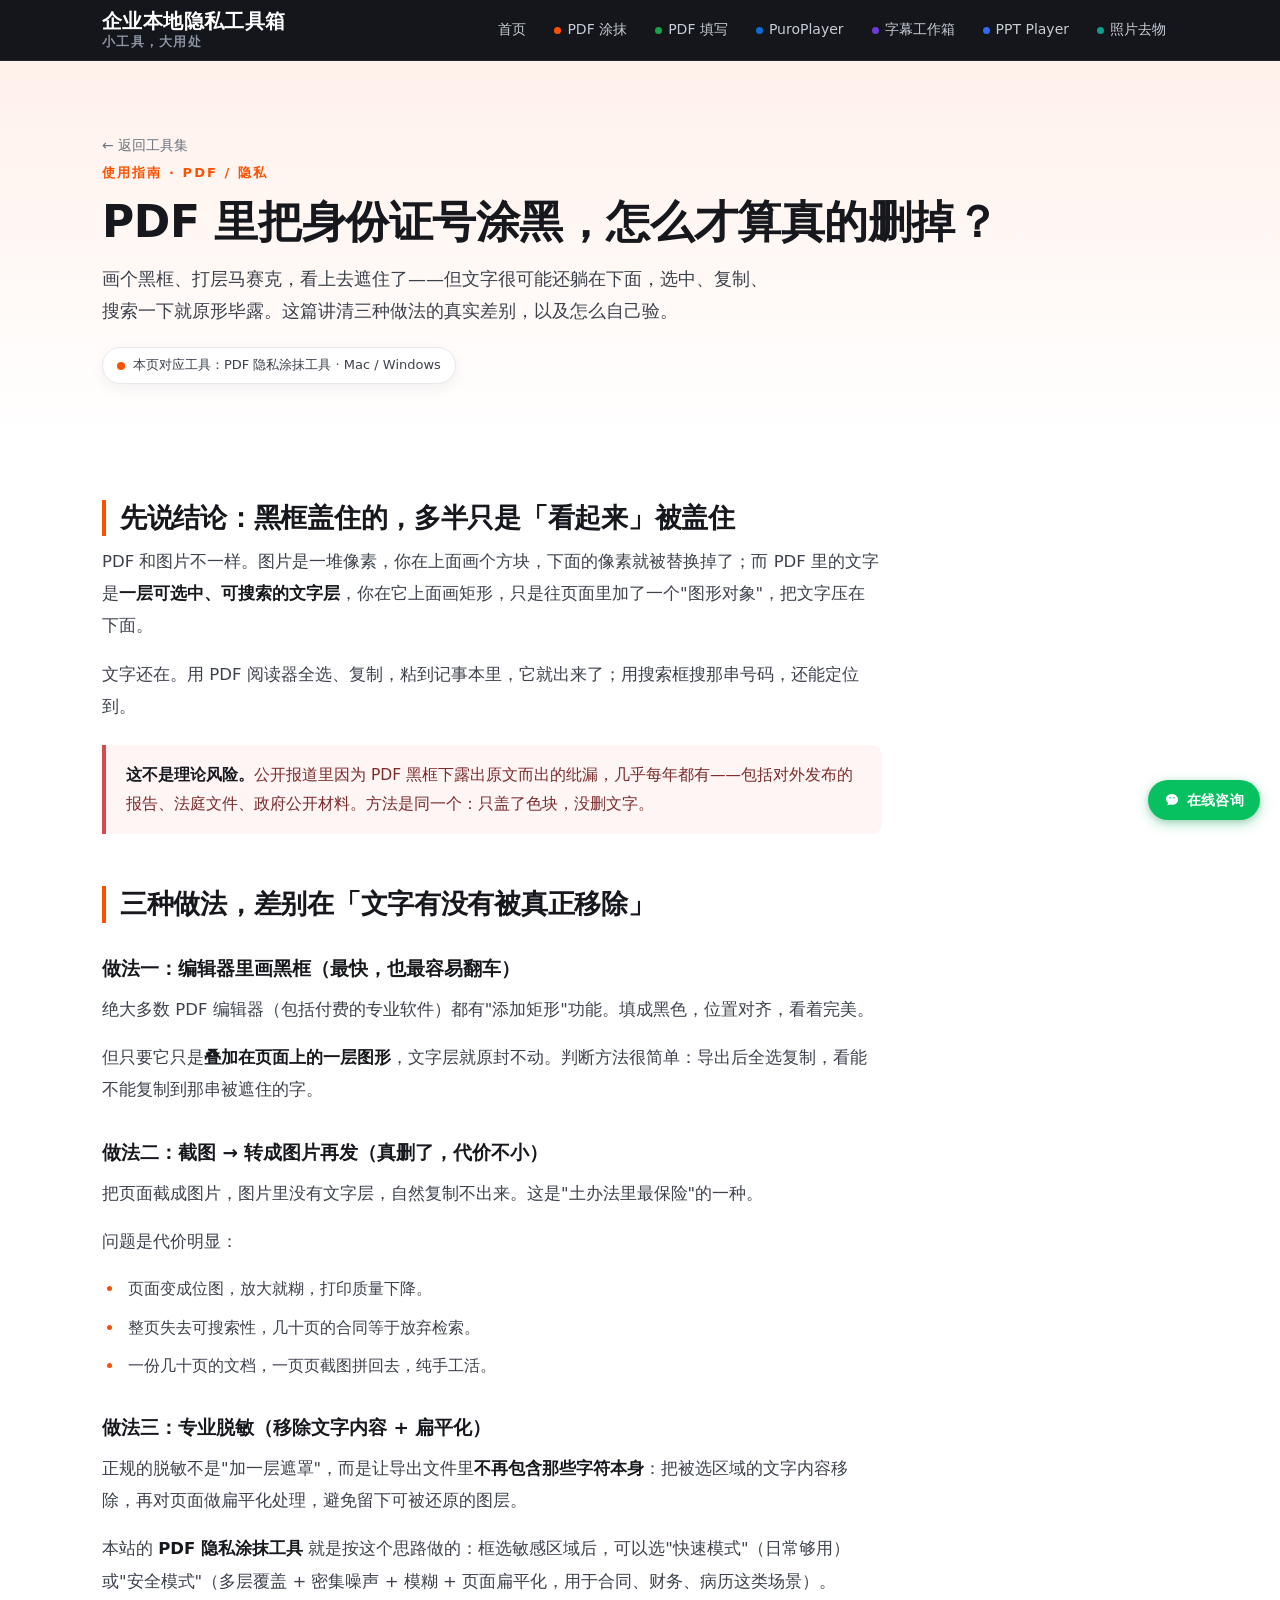
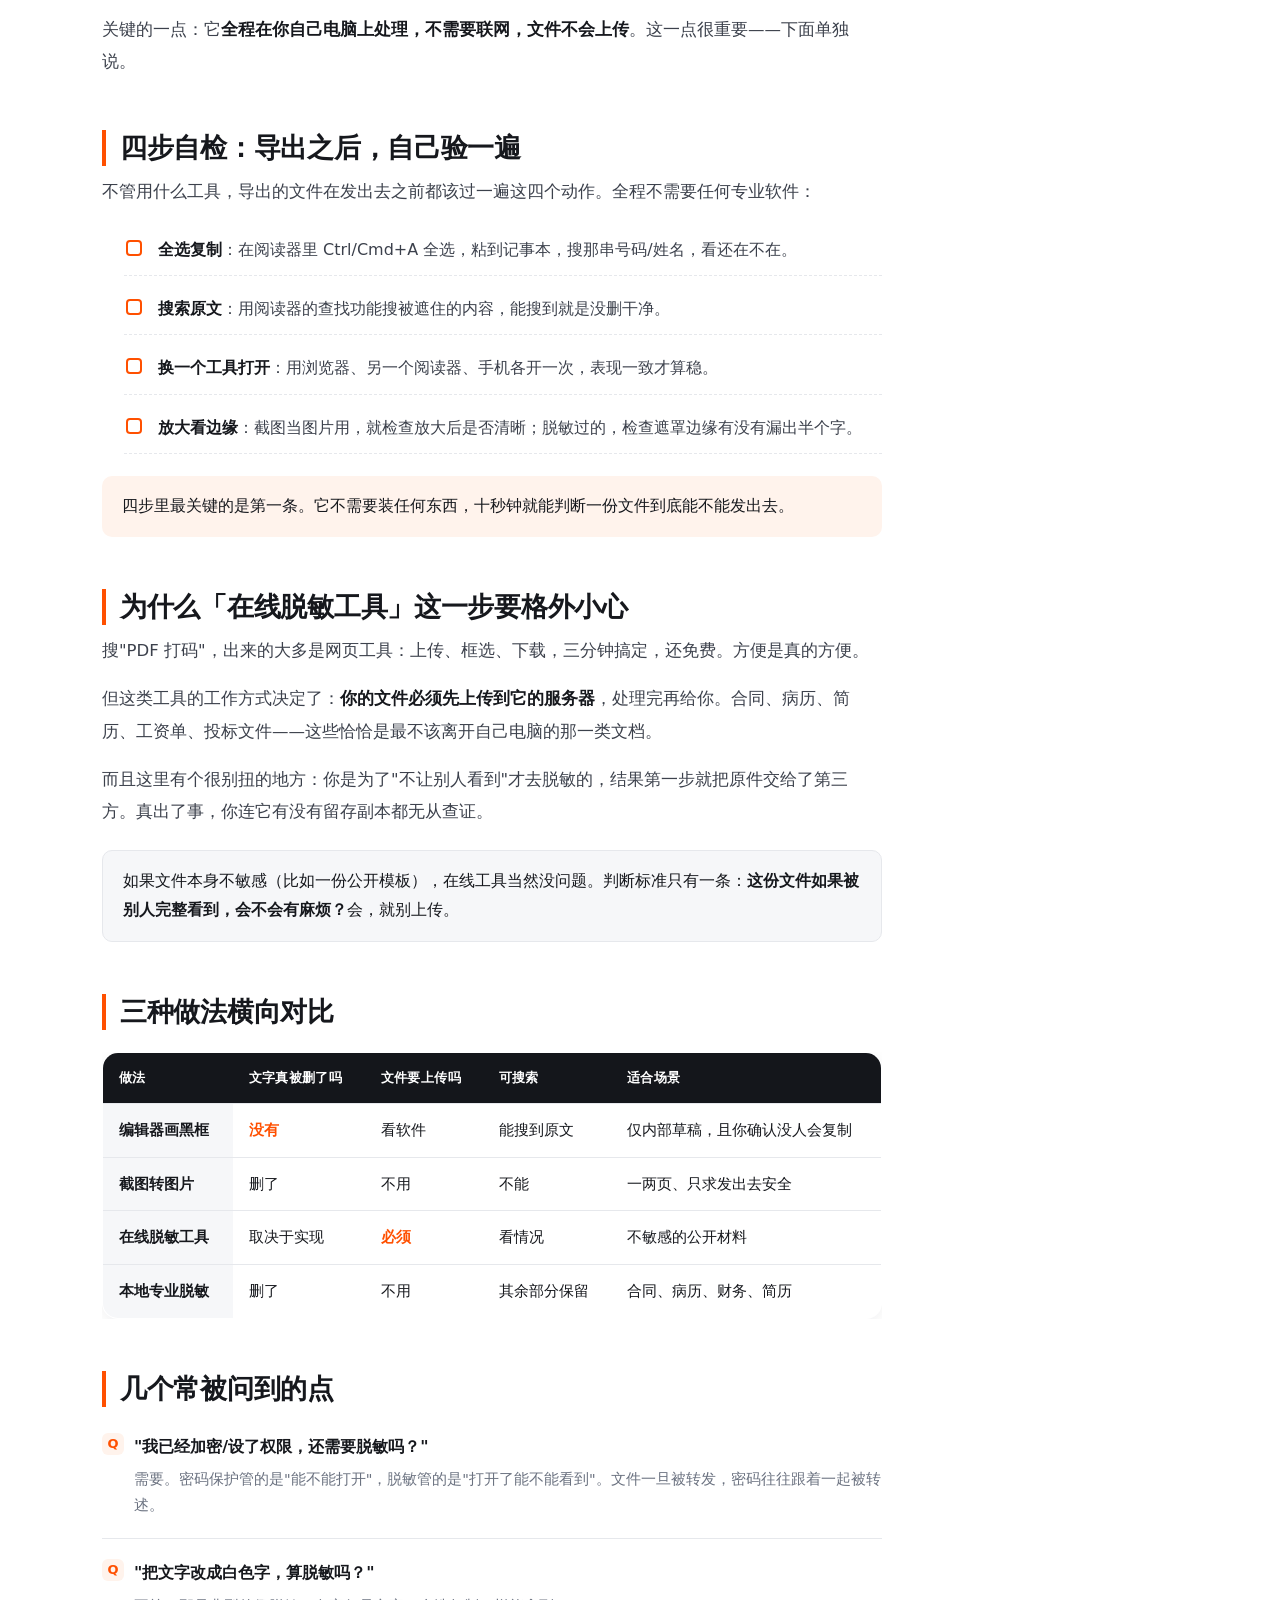
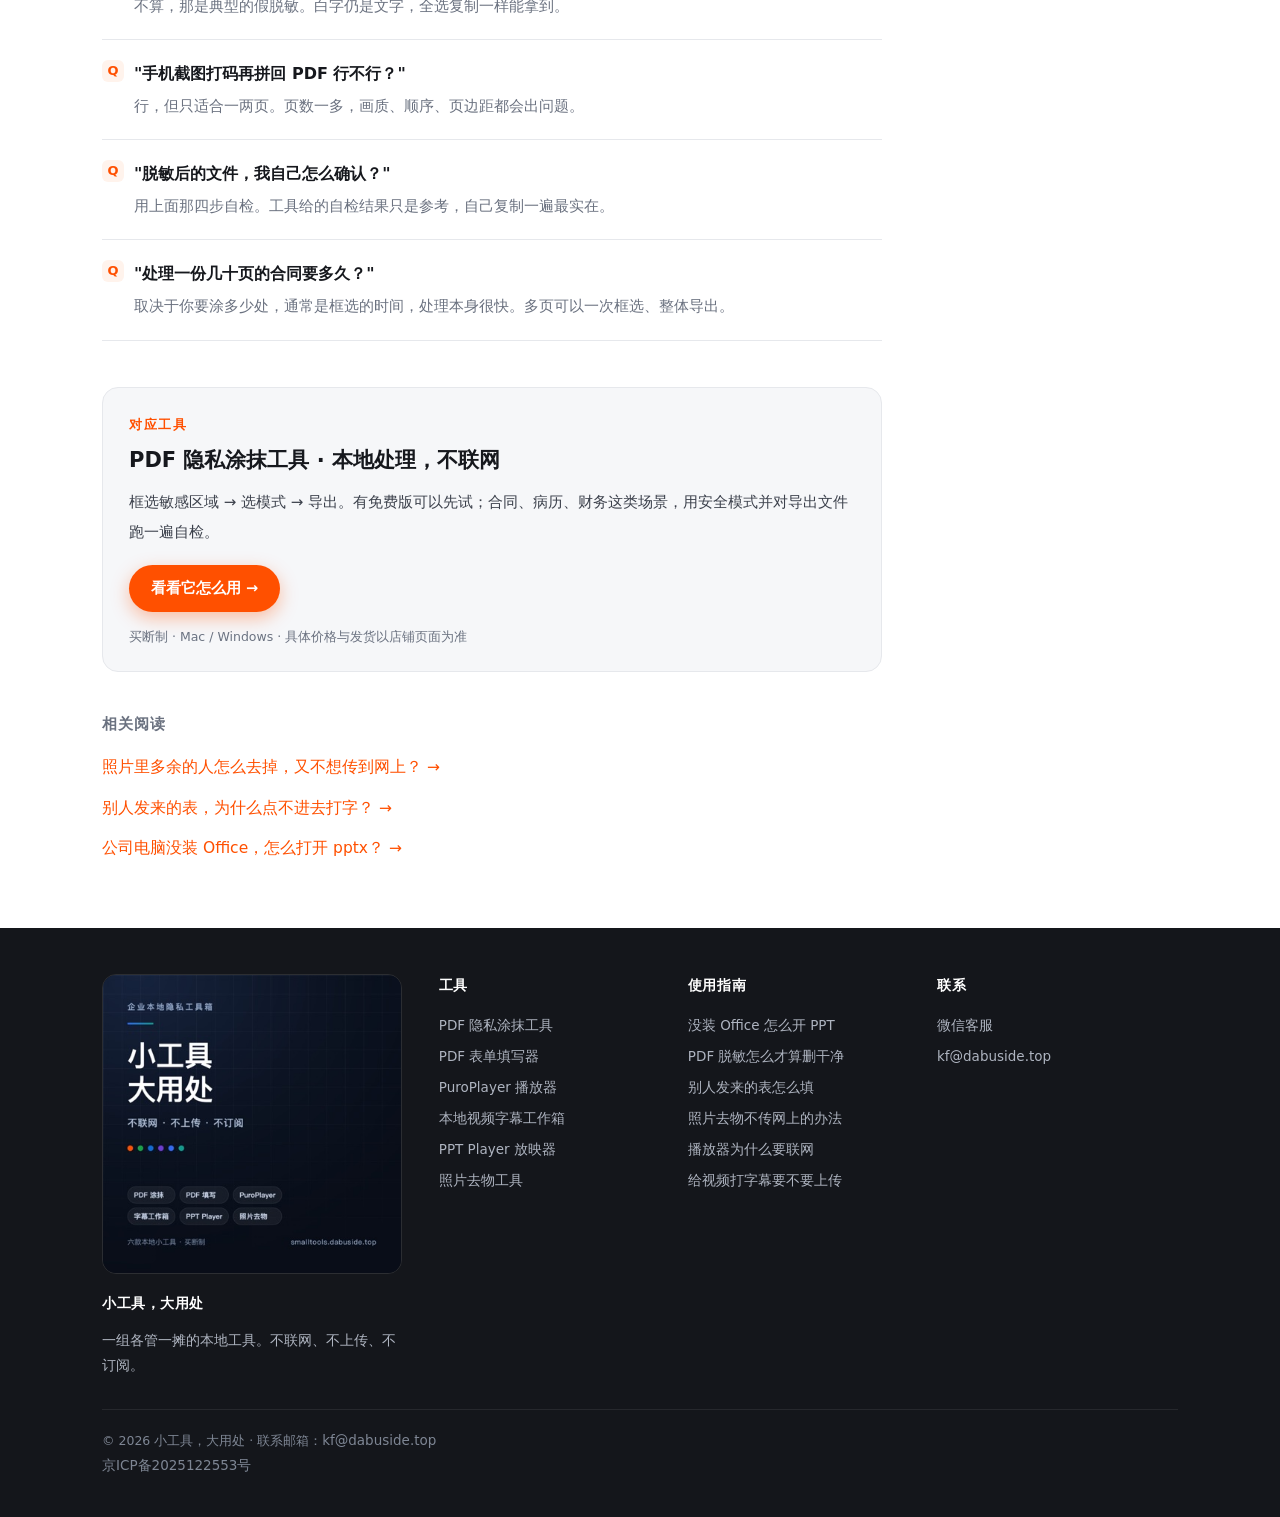
<file: guide/pdf-redact.html>
<!DOCTYPE html>
<html lang="zh-CN">
<head>
<meta charset="UTF-8">
<meta name="viewport" content="width=device-width, initial-scale=1.0">
<title>PDF 涂黑≠删掉：身份证号脱敏怎么才干净</title>
<meta name="description" content="在 PDF 上画黑框、打马赛克，文字其实还在下面，复制、搜索、拖进编辑器就露出来。讲清三种脱敏做法的差别，给出四步自检清单，以及不把合同上传到在线工具的本地办法。">
<!-- 分享卡片：微信抓取页面内首张不小于 300×300 的 img 作缩略图，og 系列供 QQ/微博等使用 -->
<meta property="og:type" content="website">
<meta property="og:site_name" content="小工具，大用处">
<meta property="og:title" content="PDF 涂黑≠删掉：身份证号脱敏怎么才干净">
<meta property="og:description" content="在 PDF 上画黑框、打马赛克，文字其实还在下面，复制、搜索、拖进编辑器就露出来。讲清三种脱敏做法的差别，给出四步自检清单，以及不把合同上传到在线工具的本地办法。">
<meta property="og:url" content="https://smalltools.dabuside.top/guide/pdf-redact.html">
<meta property="og:image" content="https://smalltools.dabuside.top/assets/img/share-cover.jpg">
<meta property="og:image:width" content="400">
<meta property="og:image:height" content="400">
<meta name="twitter:card" content="summary_large_image">
<meta name="twitter:image" content="https://smalltools.dabuside.top/assets/img/share-cover.jpg">
<link rel="image_src" href="https://smalltools.dabuside.top/assets/img/share-cover.jpg">

<link rel="stylesheet" href="../assets/site.css">
<link rel="stylesheet" href="../assets/guide.css">
</head>
<body class="p-pdf">

<header class="site-header">
  <div class="bar">
    <a class="brand" href="../index.html"><span class="brand-top">企业本地隐私工具箱</span><span class="brand-sub">小工具，大用处</span></a>
    <nav class="nav">
      <a href="../index.html">首页</a>
      <a href="../products/pdf-mask.html"><span class="swatch" style="background:#ff5000"></span>PDF 涂抹</a>
      <a href="../products/pdf-form.html"><span class="swatch" style="background:#16a34a"></span>PDF 填写</a>
      <a href="../products/puroplayer.html"><span class="swatch" style="background:#0e6bd6"></span>PuroPlayer</a>
      <a href="../products/subtitle.html"><span class="swatch" style="background:#6d3bd6"></span>字幕工作箱</a>
      <a href="../products/ppt-player.html"><span class="swatch" style="background:#2f6bf6"></span>PPT Player</a>
      <a href="../products/koutu.html"><span class="swatch" style="background:#0f9d8f"></span>照片去物</a>
    </nav>
  </div>
</header>

<section class="page-hero">
  <div class="container">
    <a class="back-home" href="../index.html">← 返回工具集</a>
    <div class="eyebrow">使用指南 · PDF / 隐私</div>
    <h1>PDF 里把身份证号涂黑，怎么才算真的删掉？</h1>
    <p class="lede">画个黑框、打层马赛克，看上去遮住了——但文字很可能还躺在下面，选中、复制、搜索一下就原形毕露。这篇讲清三种做法的真实差别，以及怎么自己验。</p>
    <div class="tool-tag"><i></i>本页对应工具：PDF 隐私涂抹工具 · Mac / Windows</div>
  </div>
</section>

<section class="block">
  <div class="container">
    <div class="guide-body">

      <h2>先说结论：黑框盖住的，多半只是「看起来」被盖住</h2>
      <p>PDF 和图片不一样。图片是一堆像素，你在上面画个方块，下面的像素就被替换掉了；而 PDF 里的文字是<strong>一层可选中、可搜索的文字层</strong>，你在它上面画矩形，只是往页面里加了一个"图形对象"，把文字压在下面。</p>
      <p>文字还在。用 PDF 阅读器全选、复制，粘到记事本里，它就出来了；用搜索框搜那串号码，还能定位到。</p>
      <div class="tip danger"><b>这不是理论风险。</b>公开报道里因为 PDF 黑框下露出原文而出的纰漏，几乎每年都有——包括对外发布的报告、法庭文件、政府公开材料。方法是同一个：只盖了色块，没删文字。</div>

      <h2>三种做法，差别在「文字有没有被真正移除」</h2>

      <h3>做法一：编辑器里画黑框（最快，也最容易翻车）</h3>
      <p>绝大多数 PDF 编辑器（包括付费的专业软件）都有"添加矩形"功能。填成黑色，位置对齐，看着完美。</p>
      <p>但只要它只是<strong>叠加在页面上的一层图形</strong>，文字层就原封不动。判断方法很简单：导出后全选复制，看能不能复制到那串被遮住的字。</p>

      <h3>做法二：截图 → 转成图片再发（真删了，代价不小）</h3>
      <p>把页面截成图片，图片里没有文字层，自然复制不出来。这是"土办法里最保险"的一种。</p>
      <p>问题是代价明显：</p>
      <ul>
        <li>页面变成位图，放大就糊，打印质量下降。</li>
        <li>整页失去可搜索性，几十页的合同等于放弃检索。</li>
        <li>一份几十页的文档，一页页截图拼回去，纯手工活。</li>
      </ul>

      <h3>做法三：专业脱敏（移除文字内容 + 扁平化）</h3>
      <p>正规的脱敏不是"加一层遮罩"，而是让导出文件里<strong>不再包含那些字符本身</strong>：把被选区域的文字内容移除，再对页面做扁平化处理，避免留下可被还原的图层。</p>
      <p>本站的 <a href="../products/pdf-mask.html"><strong>PDF 隐私涂抹工具</strong></a> 就是按这个思路做的：框选敏感区域后，可以选"快速模式"（日常够用）或"安全模式"（多层覆盖 + 密集噪声 + 模糊 + 页面扁平化，用于合同、财务、病历这类场景）。</p>
      <p>关键的一点：它<strong>全程在你自己电脑上处理，不需要联网，文件不会上传</strong>。这一点很重要——下面单独说。</p>

      <h2>四步自检：导出之后，自己验一遍</h2>
      <p>不管用什么工具，导出的文件在发出去之前都该过一遍这四个动作。全程不需要任何专业软件：</p>
      <ul class="checklist">
        <li><strong>全选复制</strong>：在阅读器里 Ctrl/Cmd+A 全选，粘到记事本，搜那串号码/姓名，看还在不在。</li>
        <li><strong>搜索原文</strong>：用阅读器的查找功能搜被遮住的内容，能搜到就是没删干净。</li>
        <li><strong>换一个工具打开</strong>：用浏览器、另一个阅读器、手机各开一次，表现一致才算稳。</li>
        <li><strong>放大看边缘</strong>：截图当图片用，就检查放大后是否清晰；脱敏过的，检查遮罩边缘有没有漏出半个字。</li>
      </ul>
      <div class="tip">四步里最关键的是第一条。它不需要装任何东西，十秒钟就能判断一份文件到底能不能发出去。</div>

      <h2>为什么「在线脱敏工具」这一步要格外小心</h2>
      <p>搜"PDF 打码"，出来的大多是网页工具：上传、框选、下载，三分钟搞定，还免费。方便是真的方便。</p>
      <p>但这类工具的工作方式决定了：<strong>你的文件必须先上传到它的服务器</strong>，处理完再给你。合同、病历、简历、工资单、投标文件——这些恰恰是最不该离开自己电脑的那一类文档。</p>
      <p>而且这里有个很别扭的地方：你是为了"不让别人看到"才去脱敏的，结果第一步就把原件交给了第三方。真出了事，你连它有没有留存副本都无从查证。</p>
      <div class="tip plain">如果文件本身不敏感（比如一份公开模板），在线工具当然没问题。判断标准只有一条：<b>这份文件如果被别人完整看到，会不会有麻烦？</b>会，就别上传。</div>

      <h2>三种做法横向对比</h2>
      <div class="table-wrap">
        <table class="compare">
          <thead>
            <tr><th>做法</th><th>文字真被删了吗</th><th>文件要上传吗</th><th>可搜索</th><th>适合场景</th></tr>
          </thead>
          <tbody>
            <tr><th>编辑器画黑框</th><td class="accent-cell">没有</td><td>看软件</td><td>能搜到原文</td><td>仅内部草稿，且你确认没人会复制</td></tr>
            <tr><th>截图转图片</th><td>删了</td><td>不用</td><td>不能</td><td>一两页、只求发出去安全</td></tr>
            <tr><th>在线脱敏工具</th><td>取决于实现</td><td class="accent-cell">必须</td><td>看情况</td><td>不敏感的公开材料</td></tr>
            <tr><th>本地专业脱敏</th><td>删了</td><td>不用</td><td>其余部分保留</td><td>合同、病历、财务、简历</td></tr>
          </tbody>
        </table>
      </div>

      <h2>几个常被问到的点</h2>
      <div class="faq">
        <div class="item"><div class="q">"我已经加密/设了权限，还需要脱敏吗？"</div><div class="a">需要。密码保护管的是"能不能打开"，脱敏管的是"打开了能不能看到"。文件一旦被转发，密码往往跟着一起被转述。</div></div>
        <div class="item"><div class="q">"把文字改成白色字，算脱敏吗？"</div><div class="a">不算，那是典型的假脱敏。白字仍是文字，全选复制一样能拿到。</div></div>
        <div class="item"><div class="q">"手机截图打码再拼回 PDF 行不行？"</div><div class="a">行，但只适合一两页。页数一多，画质、顺序、页边距都会出问题。</div></div>
        <div class="item"><div class="q">"脱敏后的文件，我自己怎么确认？"</div><div class="a">用上面那四步自检。工具给的自检结果只是参考，自己复制一遍最实在。</div></div>
        <div class="item"><div class="q">"处理一份几十页的合同要多久？"</div><div class="a">取决于你要涂多少处，通常是框选的时间，处理本身很快。多页可以一次框选、整体导出。</div></div>
      </div>

      <div class="guide-cta">
        <div class="k">对应工具</div>
        <h3>PDF 隐私涂抹工具 · 本地处理，不联网</h3>
        <p>框选敏感区域 → 选模式 → 导出。有免费版可以先试；合同、病历、财务这类场景，用安全模式并对导出文件跑一遍自检。</p>
        <a class="btn btn-primary" href="../products/pdf-mask.html">看看它怎么用 →</a>
        <div class="note">买断制 · Mac / Windows · 具体价格与发货以店铺页面为准</div>
      </div>

      <div class="related">
        <h3>相关阅读</h3>
        <a href="photo-remove-object.html">照片里多余的人怎么去掉，又不想传到网上？</a>
        <a href="pdf-form.html">别人发来的表，为什么点不进去打字？</a>
        <a href="office-pptx.html">公司电脑没装 Office，怎么打开 pptx？</a>
      </div>

    </div>
  </div>
</section>

<footer class="site-footer">
  <div class="container">
    <div class="cols">
      <div><img class="footer-mark" src="../assets/img/share-cover.jpg" alt="小工具，大用处 · 六款本地小工具" width="400" height="400" decoding="async"><h4>小工具，大用处</h4><p class="lead">一组各管一摊的本地工具。不联网、不上传、不订阅。</p></div>
      <div>
        <h4>工具</h4>
        <a href="../products/pdf-mask.html">PDF 隐私涂抹工具</a>
        <a href="../products/pdf-form.html">PDF 表单填写器</a>
        <a href="../products/puroplayer.html">PuroPlayer 播放器</a>
        <a href="../products/subtitle.html">本地视频字幕工作箱</a>
        <a href="../products/ppt-player.html">PPT Player 放映器</a>
        <a href="../products/koutu.html">照片去物工具</a>
      </div>
      <div>
        <h4>使用指南</h4>
        <a href="office-pptx.html">没装 Office 怎么开 PPT</a>
        <a href="pdf-redact.html">PDF 脱敏怎么才算删干净</a>
        <a href="pdf-form.html">别人发来的表怎么填</a>
        <a href="photo-remove-object.html">照片去物不传网上的办法</a>
        <a href="puroplayer.html">播放器为什么要联网</a>
        <a href="subtitle.html">给视频打字幕要不要上传</a>
      </div>
      <div>
        <h4>联系</h4>
        <a href="https://work.weixin.qq.com/kfid/kfc93ea03d06a71cab2" target="_blank" rel="noopener">微信客服</a>
        <a href="mailto:kf@dabuside.top">kf@dabuside.top</a>
      </div>
    </div>
    <div class="copy">© 2026 小工具，大用处 · 联系邮箱：<a href="mailto:kf@dabuside.top" style="color:#7e8694;text-decoration:none">kf@dabuside.top</a><br>
      <a href="https://beian.miit.gov.cn/" target="_blank" rel="noopener" style="color:#7e8694;text-decoration:none">京ICP备2025122553号</a></div>
  </div>
</footer>

<!-- 悬浮微信客服：跳转企业微信客服会话（PC 端为扫码引导页） -->
<a class="wxkf-fab" href="https://work.weixin.qq.com/kfid/kfc93ea03d06a71cab2" target="_blank" rel="noopener" aria-label="在线咨询：微信扫码联系客服">
  <svg viewBox="0 0 24 24" aria-hidden="true" fill="currentColor"><path d="M12.04 3C6.98 3 2.9 6.4 2.9 10.6c0 2.36 1.34 4.47 3.45 5.87-.18.95-.66 2.06-1.43 2.94-.2.23-.03.6.28.58 1.55-.14 2.94-.78 3.87-1.32.94.26 1.94.4 2.97.4 5.06 0 9.14-3.4 9.14-7.6S17.1 3 12.04 3Zm-3.1 4.63a1.13 1.13 0 1 1 0 2.26 1.13 1.13 0 0 1 0-2.26Zm6.2 0a1.13 1.13 0 1 1 0 2.26 1.13 1.13 0 0 1 0-2.26Z"/></svg>
  <span>在线咨询</span>
</a>

</body>
</html>
</file>
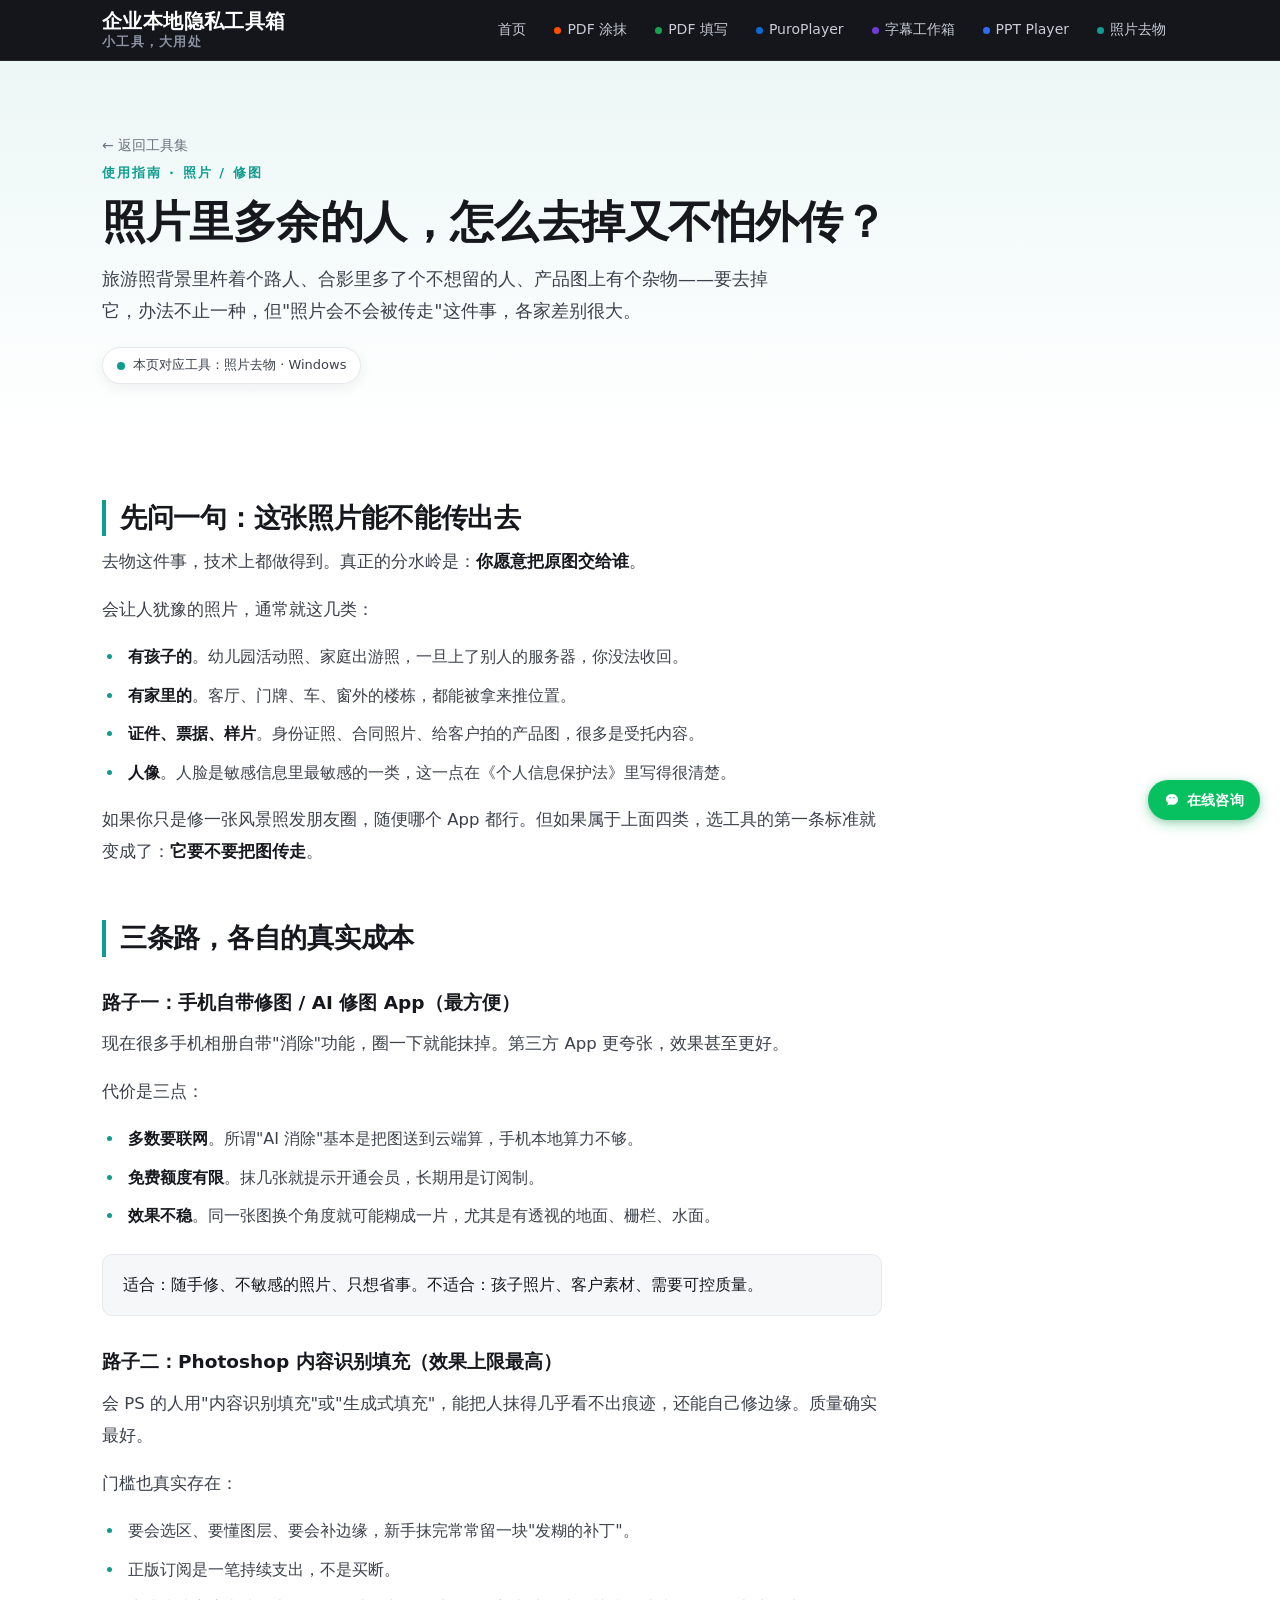
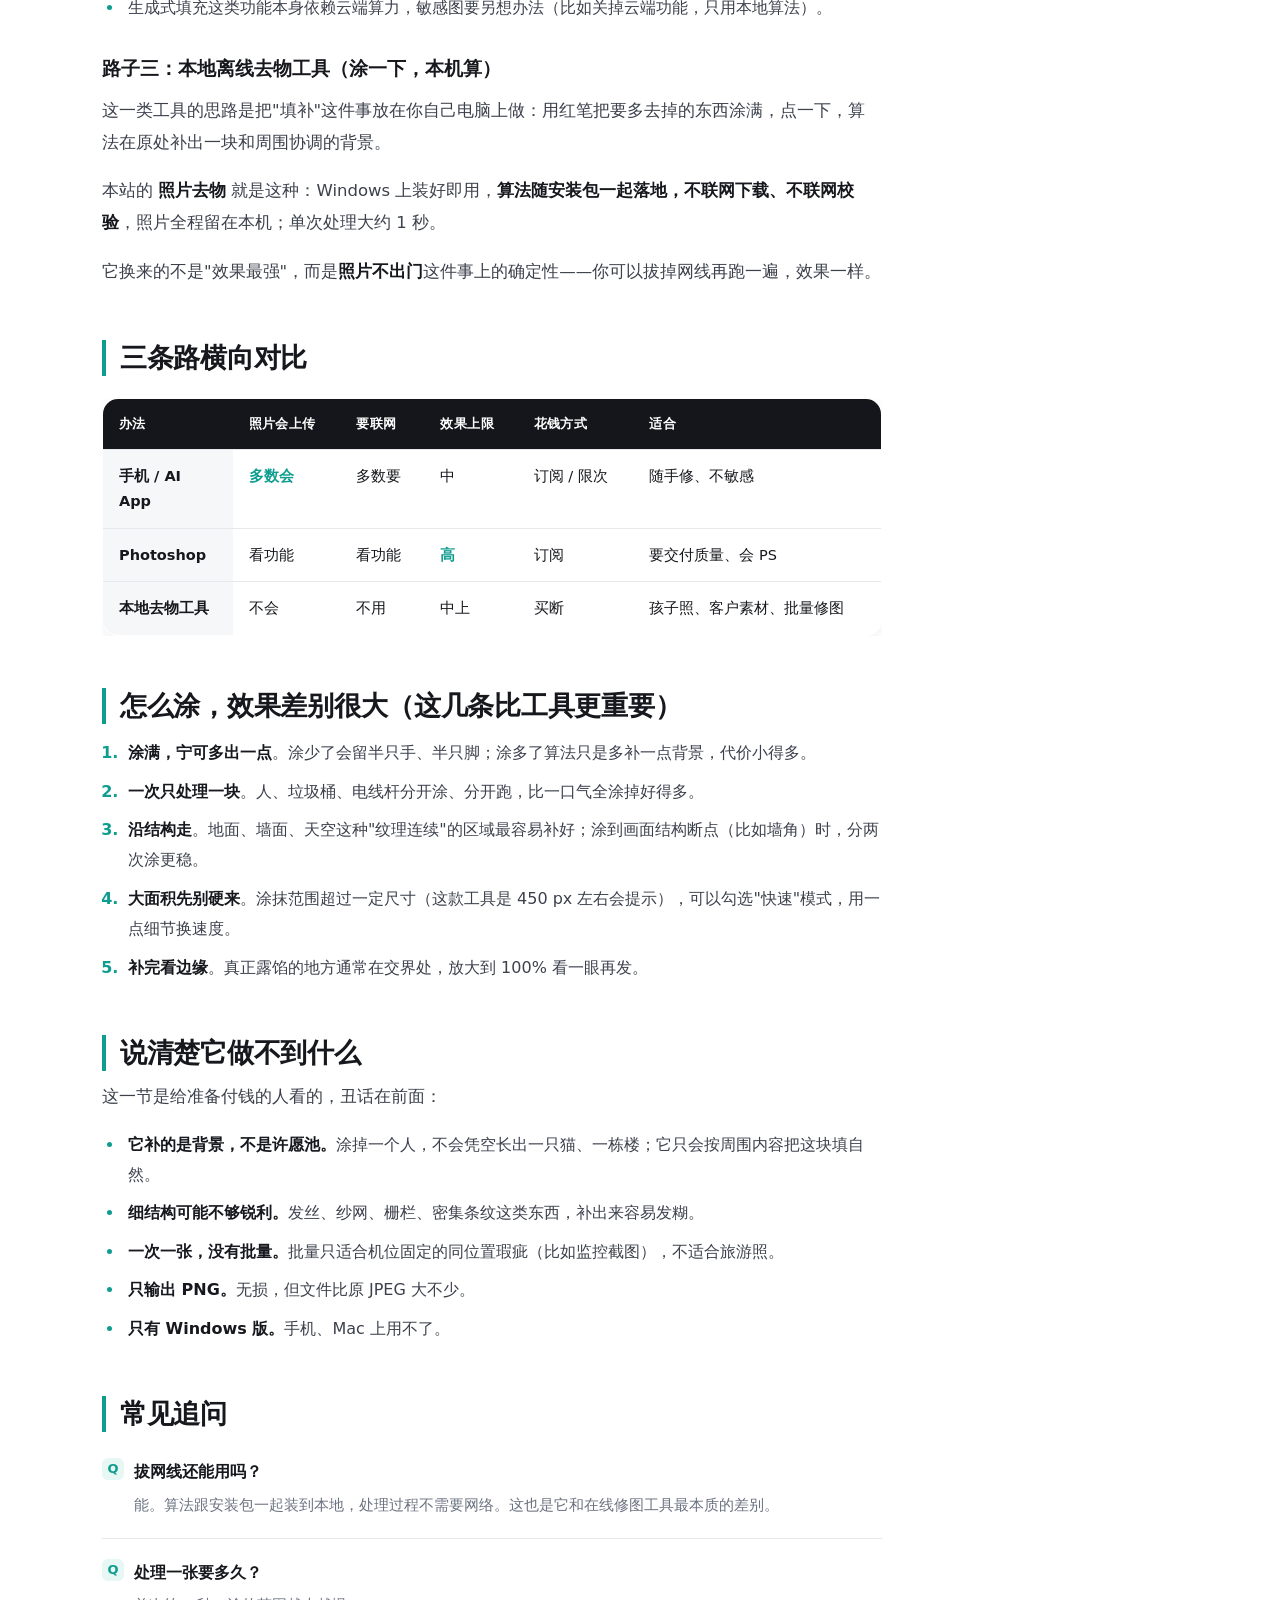
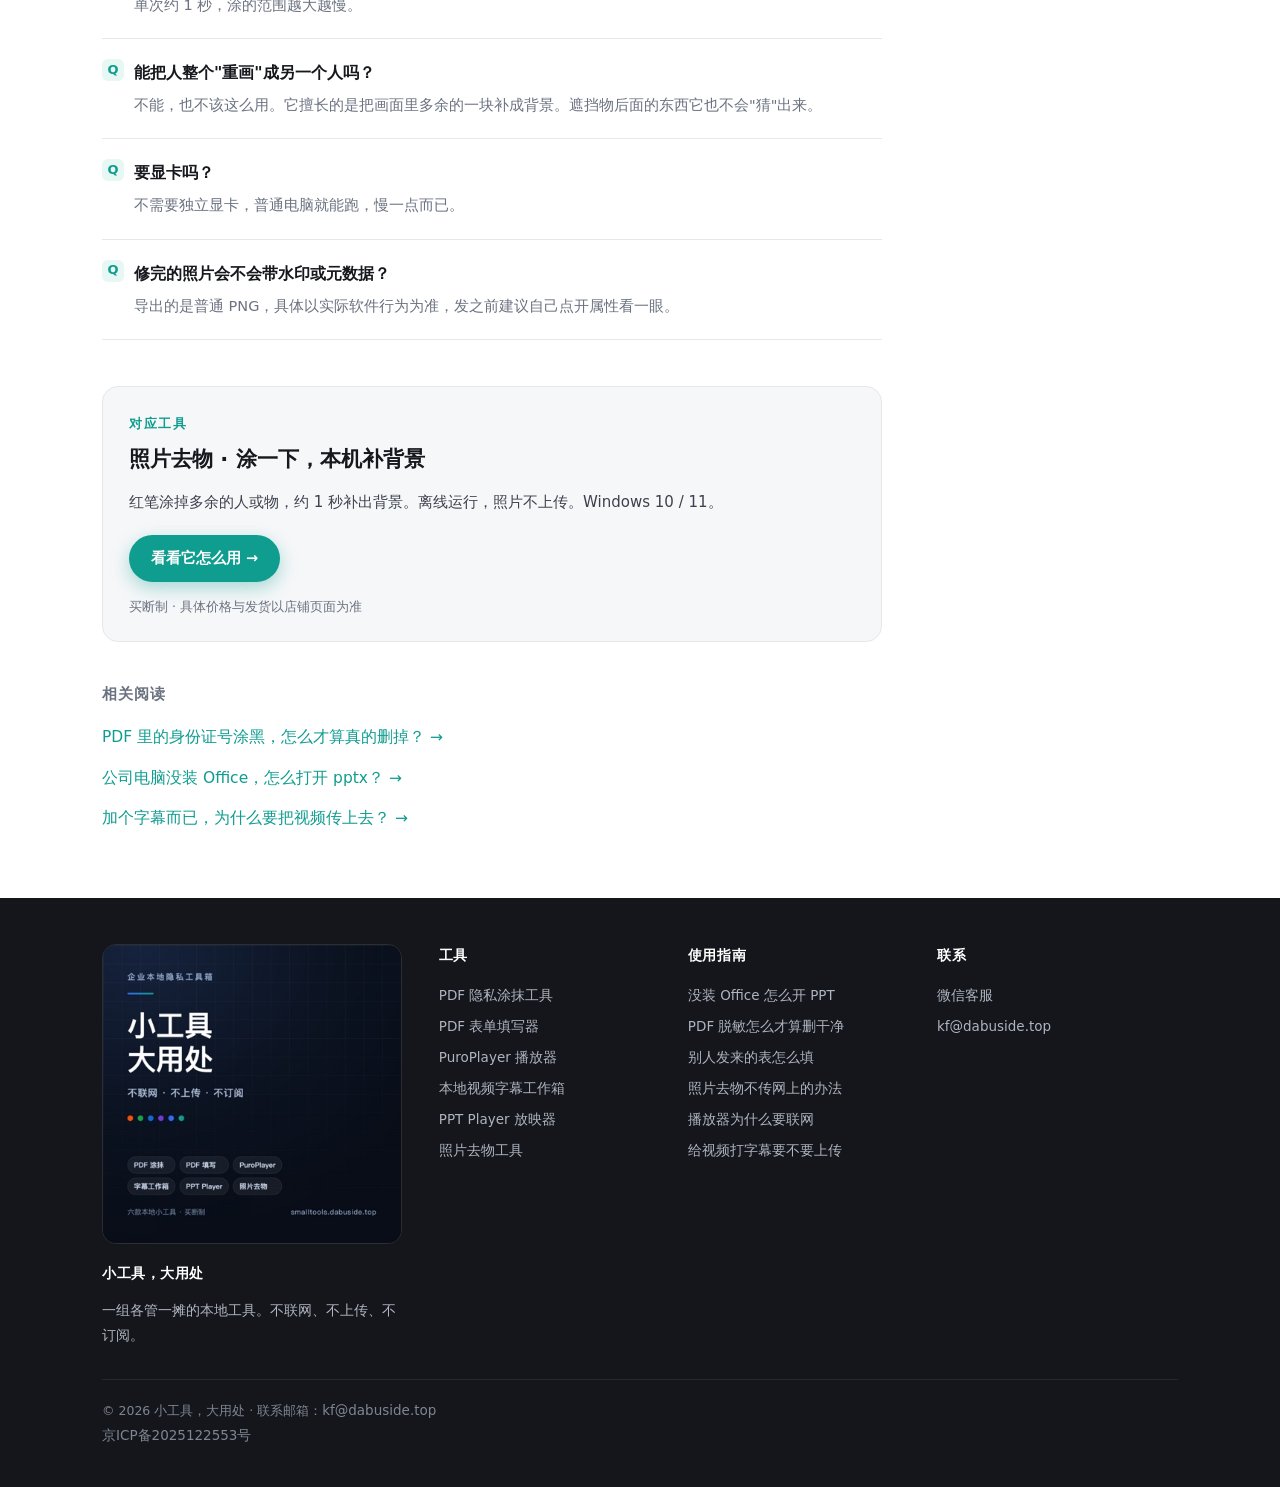
<file: guide/photo-remove-object.html>
<!DOCTYPE html>
<html lang="zh-CN">
<head>
<meta charset="UTF-8">
<meta name="viewport" content="width=device-width, initial-scale=1.0">
<title>照片里多余的人怎么去掉？不上传的本地办法</title>
<meta name="description" content="旅游照里有路人、合影里有多余的人、产品图有杂物，怎么去掉？对比手机 AI 修图、PS 内容识别填充、本地离线去物三种办法，说明各自效果边界，以及不让照片离开电脑的做法。">
<!-- 分享卡片：微信抓取页面内首张不小于 300×300 的 img 作缩略图，og 系列供 QQ/微博等使用 -->
<meta property="og:type" content="website">
<meta property="og:site_name" content="小工具，大用处">
<meta property="og:title" content="照片里多余的人怎么去掉？不上传的本地办法">
<meta property="og:description" content="旅游照里有路人、合影里有多余的人、产品图有杂物，怎么去掉？对比手机 AI 修图、PS 内容识别填充、本地离线去物三种办法，说明各自效果边界，以及不让照片离开电脑的做法。">
<meta property="og:url" content="https://smalltools.dabuside.top/guide/photo-remove-object.html">
<meta property="og:image" content="https://smalltools.dabuside.top/assets/img/share-cover.jpg">
<meta property="og:image:width" content="400">
<meta property="og:image:height" content="400">
<meta name="twitter:card" content="summary_large_image">
<meta name="twitter:image" content="https://smalltools.dabuside.top/assets/img/share-cover.jpg">
<link rel="image_src" href="https://smalltools.dabuside.top/assets/img/share-cover.jpg">

<link rel="stylesheet" href="../assets/site.css">
<link rel="stylesheet" href="../assets/guide.css">
</head>
<body class="p-koutu">

<header class="site-header">
  <div class="bar">
    <a class="brand" href="../index.html"><span class="brand-top">企业本地隐私工具箱</span><span class="brand-sub">小工具，大用处</span></a>
    <nav class="nav">
      <a href="../index.html">首页</a>
      <a href="../products/pdf-mask.html"><span class="swatch" style="background:#ff5000"></span>PDF 涂抹</a>
      <a href="../products/pdf-form.html"><span class="swatch" style="background:#16a34a"></span>PDF 填写</a>
      <a href="../products/puroplayer.html"><span class="swatch" style="background:#0e6bd6"></span>PuroPlayer</a>
      <a href="../products/subtitle.html"><span class="swatch" style="background:#6d3bd6"></span>字幕工作箱</a>
      <a href="../products/ppt-player.html"><span class="swatch" style="background:#2f6bf6"></span>PPT Player</a>
      <a href="../products/koutu.html"><span class="swatch" style="background:#0f9d8f"></span>照片去物</a>
    </nav>
  </div>
</header>

<section class="page-hero">
  <div class="container">
    <a class="back-home" href="../index.html">← 返回工具集</a>
    <div class="eyebrow">使用指南 · 照片 / 修图</div>
    <h1>照片里多余的人，怎么去掉又不怕外传？</h1>
    <p class="lede">旅游照背景里杵着个路人、合影里多了个不想留的人、产品图上有个杂物——要去掉它，办法不止一种，但"照片会不会被传走"这件事，各家差别很大。</p>
    <div class="tool-tag"><i></i>本页对应工具：照片去物 · Windows</div>
  </div>
</section>

<section class="block">
  <div class="container">
    <div class="guide-body">

      <h2>先问一句：这张照片能不能传出去</h2>
      <p>去物这件事，技术上都做得到。真正的分水岭是：<strong>你愿意把原图交给谁</strong>。</p>
      <p>会让人犹豫的照片，通常就这几类：</p>
      <ul>
        <li><strong>有孩子的</strong>。幼儿园活动照、家庭出游照，一旦上了别人的服务器，你没法收回。</li>
        <li><strong>有家里的</strong>。客厅、门牌、车、窗外的楼栋，都能被拿来推位置。</li>
        <li><strong>证件、票据、样片</strong>。身份证照、合同照片、给客户拍的产品图，很多是受托内容。</li>
        <li><strong>人像</strong>。人脸是敏感信息里最敏感的一类，这一点在《个人信息保护法》里写得很清楚。</li>
      </ul>
      <p>如果你只是修一张风景照发朋友圈，随便哪个 App 都行。但如果属于上面四类，选工具的第一条标准就变成了：<strong>它要不要把图传走</strong>。</p>

      <h2>三条路，各自的真实成本</h2>

      <h3>路子一：手机自带修图 / AI 修图 App（最方便）</h3>
      <p>现在很多手机相册自带"消除"功能，圈一下就能抹掉。第三方 App 更夸张，效果甚至更好。</p>
      <p>代价是三点：</p>
      <ul>
        <li><strong>多数要联网</strong>。所谓"AI 消除"基本是把图送到云端算，手机本地算力不够。</li>
        <li><strong>免费额度有限</strong>。抹几张就提示开通会员，长期用是订阅制。</li>
        <li><strong>效果不稳</strong>。同一张图换个角度就可能糊成一片，尤其是有透视的地面、栅栏、水面。</li>
      </ul>
      <div class="tip plain">适合：随手修、不敏感的照片、只想省事。不适合：孩子照片、客户素材、需要可控质量。</div>

      <h3>路子二：Photoshop 内容识别填充（效果上限最高）</h3>
      <p>会 PS 的人用"内容识别填充"或"生成式填充"，能把人抹得几乎看不出痕迹，还能自己修边缘。质量确实最好。</p>
      <p>门槛也真实存在：</p>
      <ul>
        <li>要会选区、要懂图层、要会补边缘，新手抹完常常留一块"发糊的补丁"。</li>
        <li>正版订阅是一笔持续支出，不是买断。</li>
        <li>生成式填充这类功能本身依赖云端算力，敏感图要另想办法（比如关掉云端功能，只用本地算法）。</li>
      </ul>

      <h3>路子三：本地离线去物工具（涂一下，本机算）</h3>
      <p>这一类工具的思路是把"填补"这件事放在你自己电脑上做：用红笔把要多去掉的东西涂满，点一下，算法在原处补出一块和周围协调的背景。</p>
      <p>本站的 <a href="../products/koutu.html"><strong>照片去物</strong></a> 就是这种：Windows 上装好即用，<strong>算法随安装包一起落地，不联网下载、不联网校验</strong>，照片全程留在本机；单次处理大约 1 秒。</p>
      <p>它换来的不是"效果最强"，而是<strong>照片不出门</strong>这件事上的确定性——你可以拔掉网线再跑一遍，效果一样。</p>

      <h2>三条路横向对比</h2>
      <div class="table-wrap">
        <table class="compare">
          <thead>
            <tr><th>办法</th><th>照片会上传</th><th>要联网</th><th>效果上限</th><th>花钱方式</th><th>适合</th></tr>
          </thead>
          <tbody>
            <tr><th>手机 / AI App</th><td class="accent-cell">多数会</td><td>多数要</td><td>中</td><td>订阅 / 限次</td><td>随手修、不敏感</td></tr>
            <tr><th>Photoshop</th><td>看功能</td><td>看功能</td><td class="accent-cell">高</td><td>订阅</td><td>要交付质量、会 PS</td></tr>
            <tr><th>本地去物工具</th><td>不会</td><td>不用</td><td>中上</td><td>买断</td><td>孩子照、客户素材、批量修图</td></tr>
          </tbody>
        </table>
      </div>

      <h2>怎么涂，效果差别很大（这几条比工具更重要）</h2>
      <ol>
        <li><strong>涂满，宁可多出一点</strong>。涂少了会留半只手、半只脚；涂多了算法只是多补一点背景，代价小得多。</li>
        <li><strong>一次只处理一块</strong>。人、垃圾桶、电线杆分开涂、分开跑，比一口气全涂掉好得多。</li>
        <li><strong>沿结构走</strong>。地面、墙面、天空这种"纹理连续"的区域最容易补好；涂到画面结构断点（比如墙角）时，分两次涂更稳。</li>
        <li><strong>大面积先别硬来</strong>。涂抹范围超过一定尺寸（这款工具是 450 px 左右会提示），可以勾选"快速"模式，用一点细节换速度。</li>
        <li><strong>补完看边缘</strong>。真正露馅的地方通常在交界处，放大到 100% 看一眼再发。</li>
      </ol>

      <h2>说清楚它做不到什么</h2>
      <p>这一节是给准备付钱的人看的，丑话在前面：</p>
      <ul>
        <li><strong>它补的是背景，不是许愿池。</strong>涂掉一个人，不会凭空长出一只猫、一栋楼；它只会按周围内容把这块填自然。</li>
        <li><strong>细结构可能不够锐利。</strong>发丝、纱网、栅栏、密集条纹这类东西，补出来容易发糊。</li>
        <li><strong>一次一张，没有批量。</strong>批量只适合机位固定的同位置瑕疵（比如监控截图），不适合旅游照。</li>
        <li><strong>只输出 PNG。</strong>无损，但文件比原 JPEG 大不少。</li>
        <li><strong>只有 Windows 版。</strong>手机、Mac 上用不了。</li>
      </ul>

      <h2>常见追问</h2>
      <div class="faq">
        <div class="item"><div class="q">拔网线还能用吗？</div><div class="a">能。算法跟安装包一起装到本地，处理过程不需要网络。这也是它和在线修图工具最本质的差别。</div></div>
        <div class="item"><div class="q">处理一张要多久？</div><div class="a">单次约 1 秒，涂的范围越大越慢。</div></div>
        <div class="item"><div class="q">能把人整个"重画"成另一个人吗？</div><div class="a">不能，也不该这么用。它擅长的是把画面里多余的一块补成背景。遮挡物后面的东西它也不会"猜"出来。</div></div>
        <div class="item"><div class="q">要显卡吗？</div><div class="a">不需要独立显卡，普通电脑就能跑，慢一点而已。</div></div>
        <div class="item"><div class="q">修完的照片会不会带水印或元数据？</div><div class="a">导出的是普通 PNG，具体以实际软件行为为准，发之前建议自己点开属性看一眼。</div></div>
      </div>

      <div class="guide-cta">
        <div class="k">对应工具</div>
        <h3>照片去物 · 涂一下，本机补背景</h3>
        <p>红笔涂掉多余的人或物，约 1 秒补出背景。离线运行，照片不上传。Windows 10 / 11。</p>
        <a class="btn btn-primary" href="../products/koutu.html">看看它怎么用 →</a>
        <div class="note">买断制 · 具体价格与发货以店铺页面为准</div>
      </div>

      <div class="related">
        <h3>相关阅读</h3>
        <a href="pdf-redact.html">PDF 里的身份证号涂黑，怎么才算真的删掉？</a>
        <a href="office-pptx.html">公司电脑没装 Office，怎么打开 pptx？</a>
        <a href="subtitle.html">加个字幕而已，为什么要把视频传上去？</a>
      </div>

    </div>
  </div>
</section>

<footer class="site-footer">
  <div class="container">
    <div class="cols">
      <div><img class="footer-mark" src="../assets/img/share-cover.jpg" alt="小工具，大用处 · 六款本地小工具" width="400" height="400" decoding="async"><h4>小工具，大用处</h4><p class="lead">一组各管一摊的本地工具。不联网、不上传、不订阅。</p></div>
      <div>
        <h4>工具</h4>
        <a href="../products/pdf-mask.html">PDF 隐私涂抹工具</a>
        <a href="../products/pdf-form.html">PDF 表单填写器</a>
        <a href="../products/puroplayer.html">PuroPlayer 播放器</a>
        <a href="../products/subtitle.html">本地视频字幕工作箱</a>
        <a href="../products/ppt-player.html">PPT Player 放映器</a>
        <a href="../products/koutu.html">照片去物工具</a>
      </div>
      <div>
        <h4>使用指南</h4>
        <a href="office-pptx.html">没装 Office 怎么开 PPT</a>
        <a href="pdf-redact.html">PDF 脱敏怎么才算删干净</a>
        <a href="pdf-form.html">别人发来的表怎么填</a>
        <a href="photo-remove-object.html">照片去物不传网上的办法</a>
        <a href="puroplayer.html">播放器为什么要联网</a>
        <a href="subtitle.html">给视频打字幕要不要上传</a>
      </div>
      <div>
        <h4>联系</h4>
        <a href="https://work.weixin.qq.com/kfid/kfc93ea03d06a71cab2" target="_blank" rel="noopener">微信客服</a>
        <a href="mailto:kf@dabuside.top">kf@dabuside.top</a>
      </div>
    </div>
    <div class="copy">© 2026 小工具，大用处 · 联系邮箱：<a href="mailto:kf@dabuside.top" style="color:#7e8694;text-decoration:none">kf@dabuside.top</a><br>
      <a href="https://beian.miit.gov.cn/" target="_blank" rel="noopener" style="color:#7e8694;text-decoration:none">京ICP备2025122553号</a></div>
  </div>
</footer>

<!-- 悬浮微信客服：跳转企业微信客服会话（PC 端为扫码引导页） -->
<a class="wxkf-fab" href="https://work.weixin.qq.com/kfid/kfc93ea03d06a71cab2" target="_blank" rel="noopener" aria-label="在线咨询：微信扫码联系客服">
  <svg viewBox="0 0 24 24" aria-hidden="true" fill="currentColor"><path d="M12.04 3C6.98 3 2.9 6.4 2.9 10.6c0 2.36 1.34 4.47 3.45 5.87-.18.95-.66 2.06-1.43 2.94-.2.23-.03.6.28.58 1.55-.14 2.94-.78 3.87-1.32.94.26 1.94.4 2.97.4 5.06 0 9.14-3.4 9.14-7.6S17.1 3 12.04 3Zm-3.1 4.63a1.13 1.13 0 1 1 0 2.26 1.13 1.13 0 0 1 0-2.26Zm6.2 0a1.13 1.13 0 1 1 0 2.26 1.13 1.13 0 0 1 0-2.26Z"/></svg>
  <span>在线咨询</span>
</a>

</body>
</html>
</file>
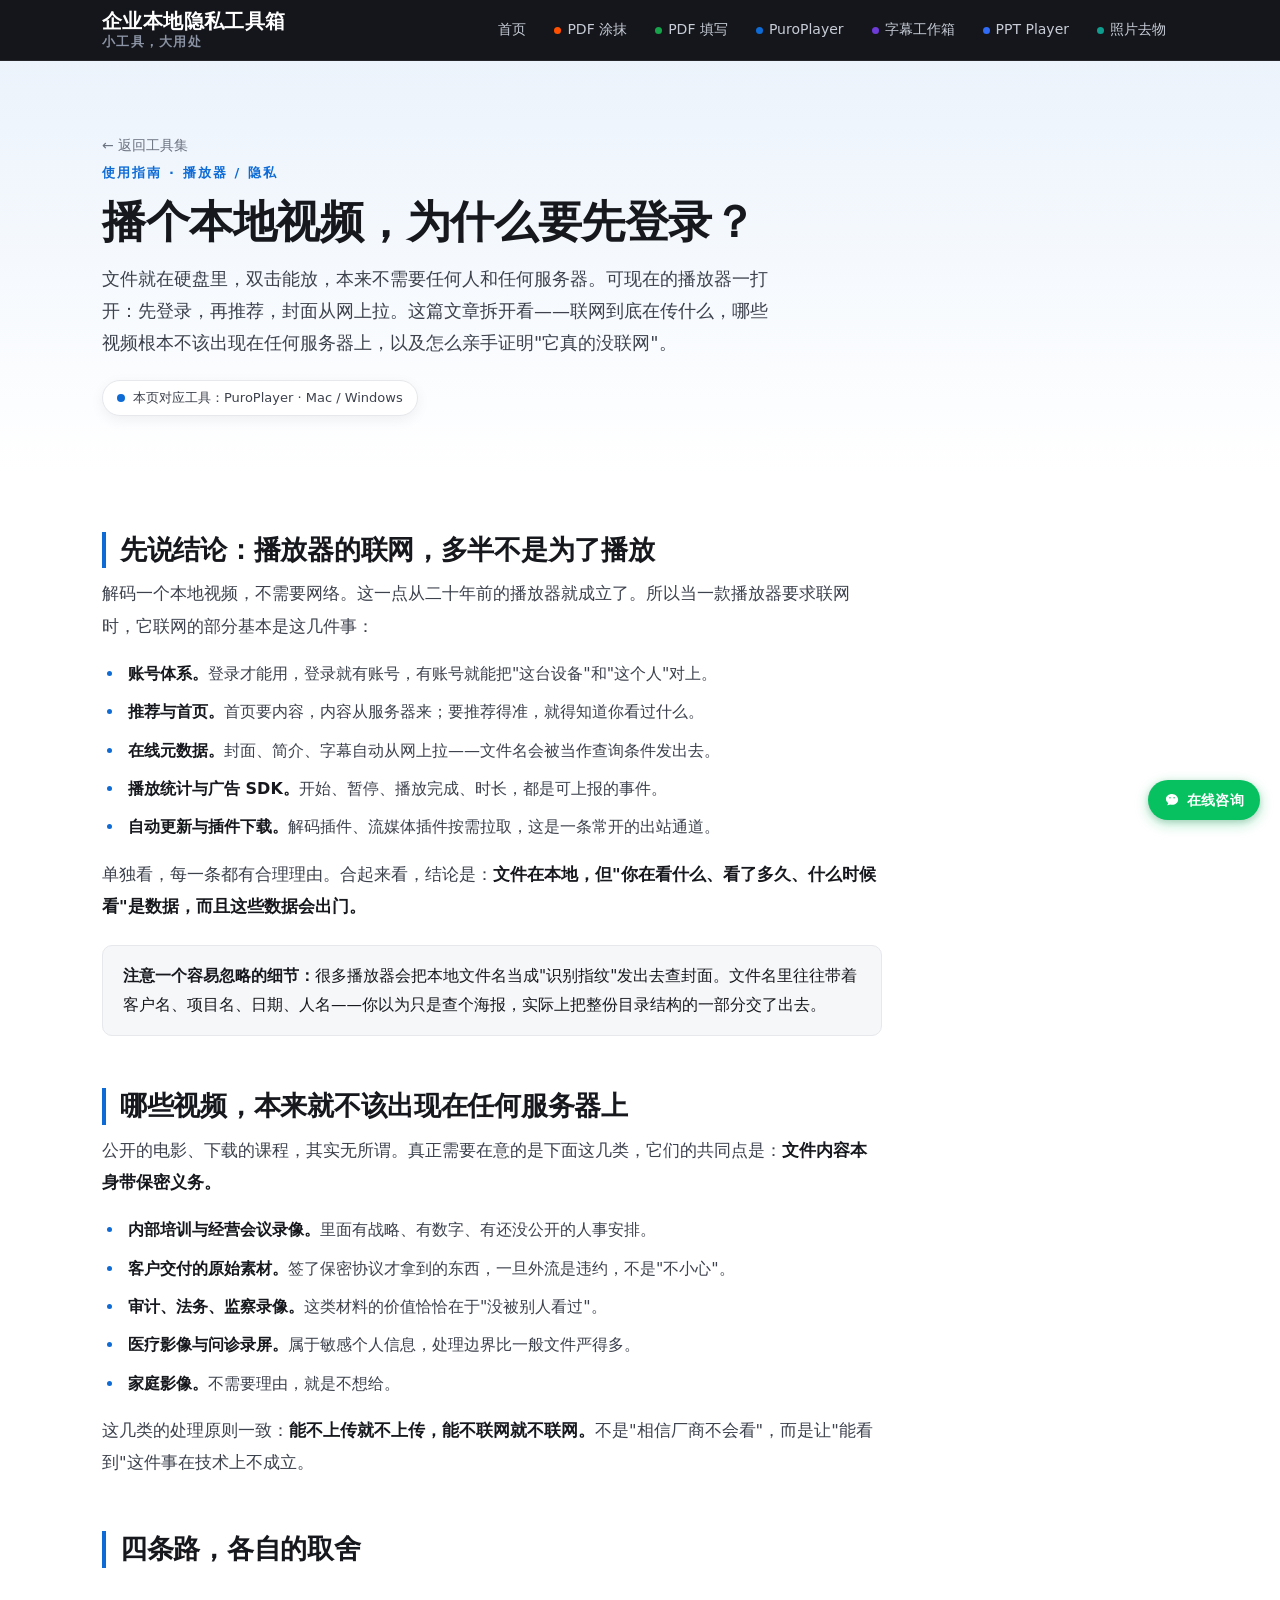
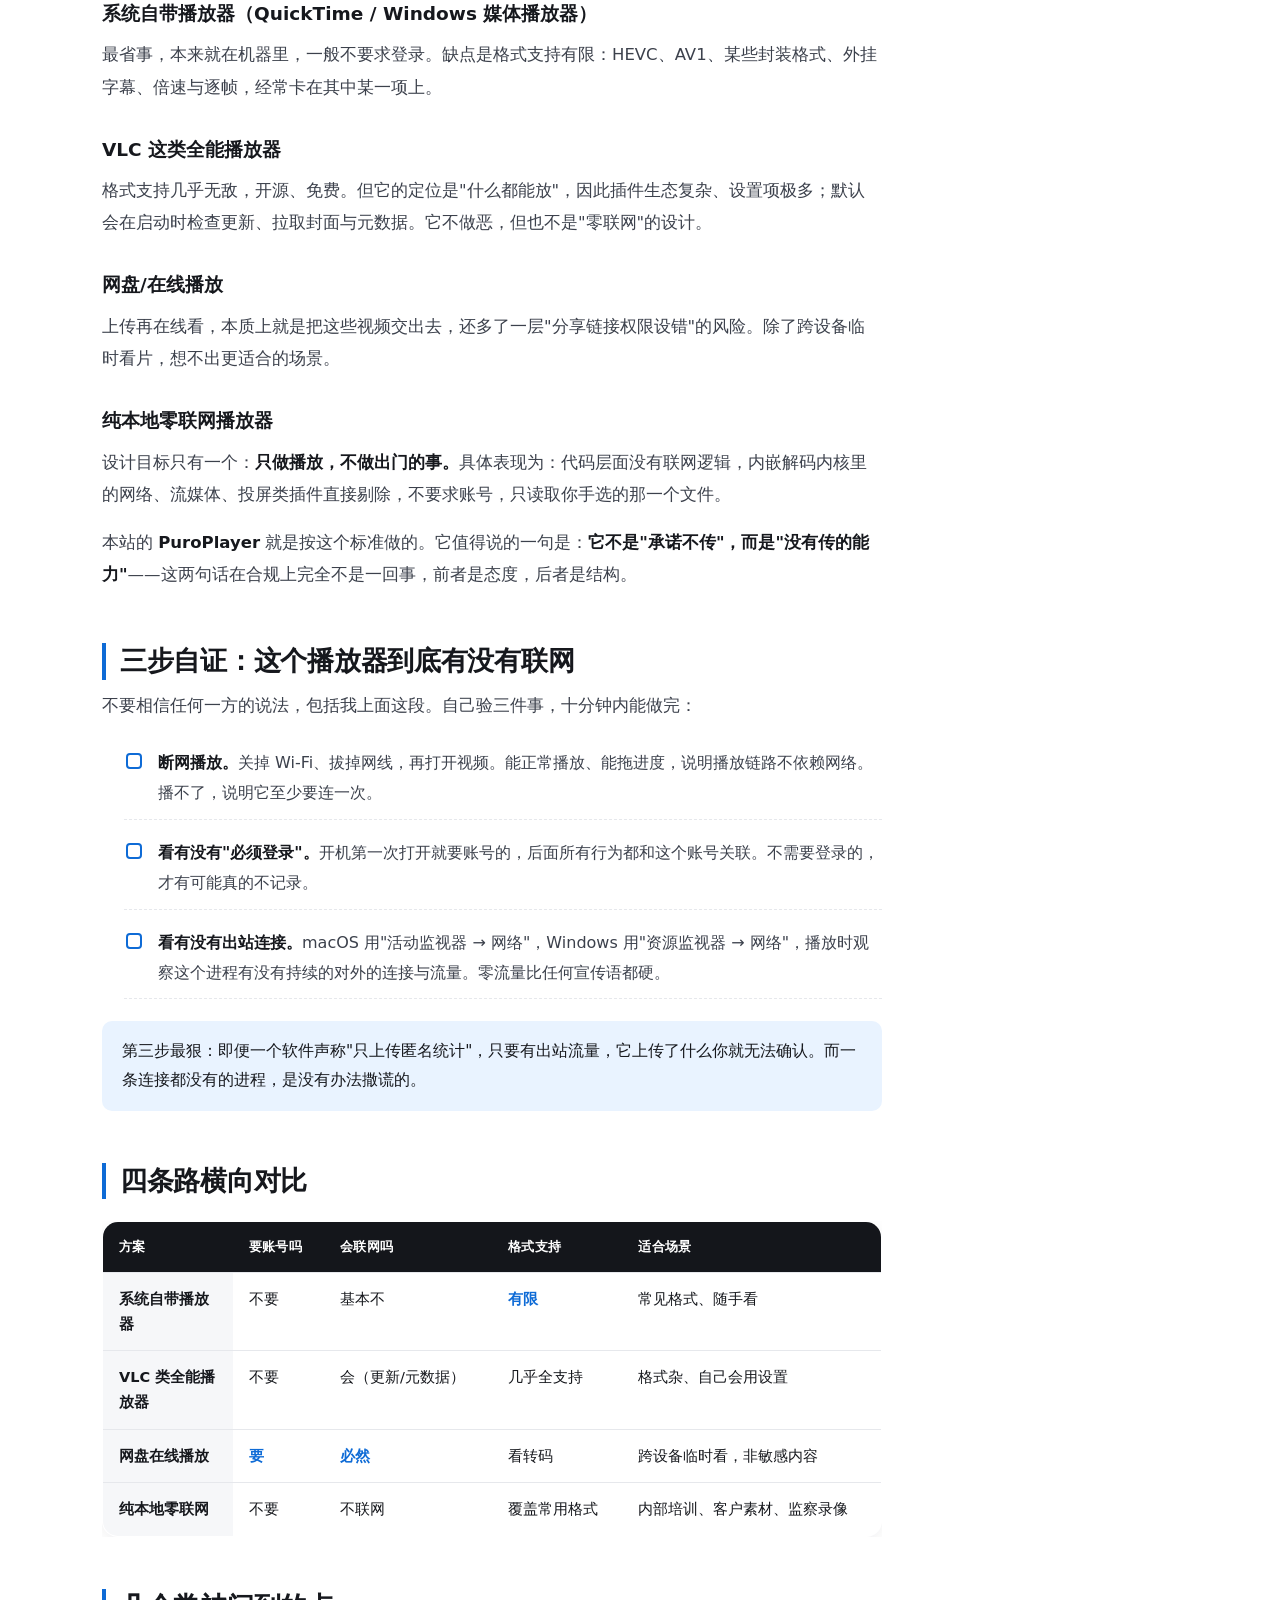
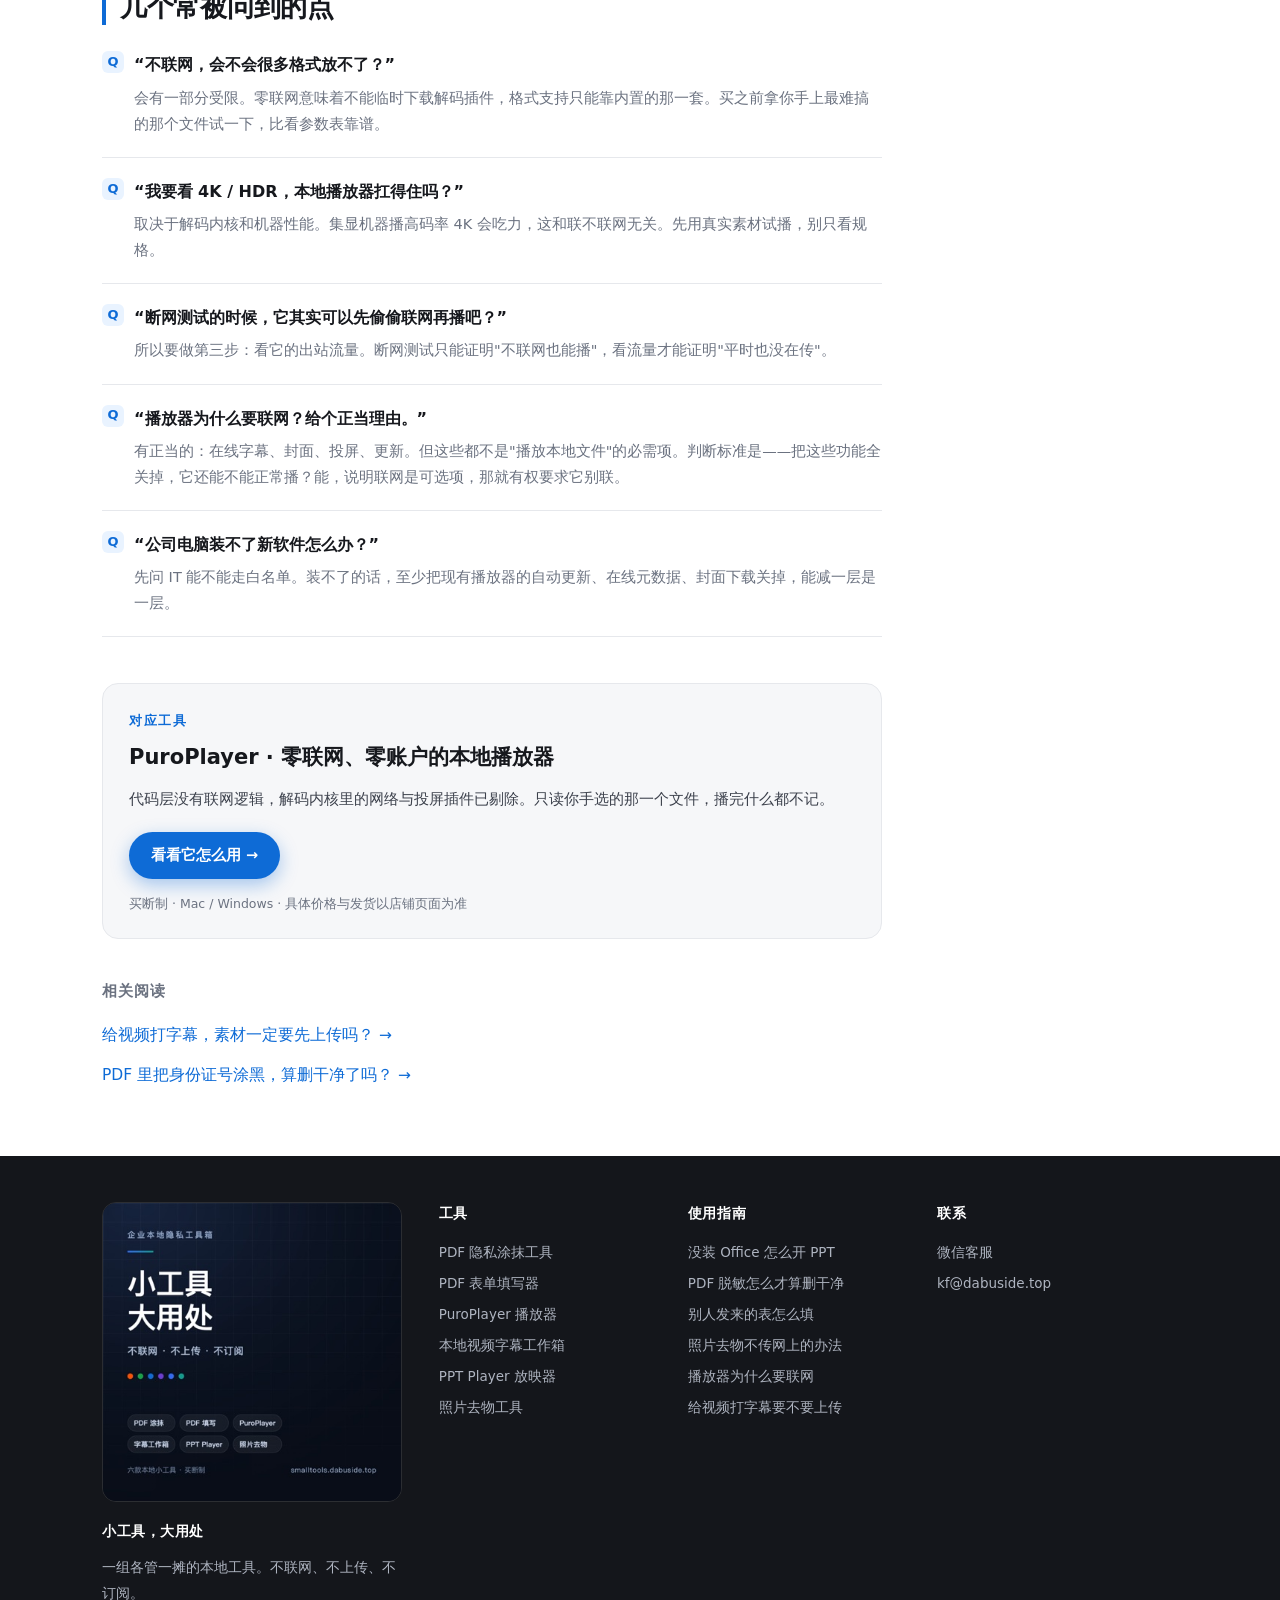
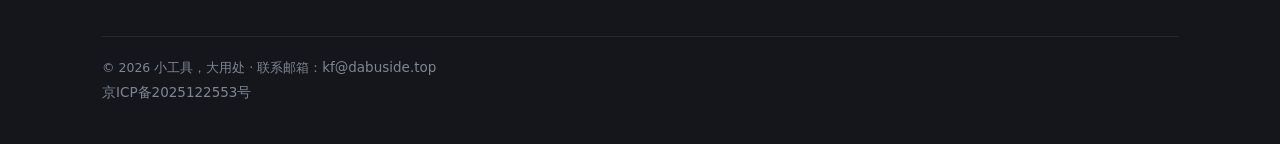
<file: guide/puroplayer.html>
<!DOCTYPE html>
<html lang="zh-CN">
<head>
<meta charset="UTF-8">
<meta name="viewport" content="width=device-width, initial-scale=1.0">
<title>播个本地视频，为什么非要先登录</title>
<meta name="description" content="视频文件明明就在自己硬盘上，播放器却要登录、要塞推荐、要联网拉封面。讲清播放器联网都在传什么、哪些视频不该出现在任何服务器上，以及三步自证「它真的没联网」的方法。">
<!-- 分享卡片：微信抓取页面内首张不小于 300×300 的 img 作缩略图，og 系列供 QQ/微博等使用 -->
<meta property="og:type" content="website">
<meta property="og:site_name" content="小工具，大用处">
<meta property="og:title" content="播个本地视频，为什么非要先登录">
<meta property="og:description" content="视频文件明明就在自己硬盘上，播放器却要登录、要塞推荐、要联网拉封面。讲清播放器联网都在传什么、哪些视频不该出现在任何服务器上，以及三步自证「它真的没联网」的方法。">
<meta property="og:url" content="https://smalltools.dabuside.top/guide/puroplayer.html">
<meta property="og:image" content="https://smalltools.dabuside.top/assets/img/share-cover.jpg">
<meta property="og:image:width" content="400">
<meta property="og:image:height" content="400">
<meta name="twitter:card" content="summary_large_image">
<meta name="twitter:image" content="https://smalltools.dabuside.top/assets/img/share-cover.jpg">
<link rel="image_src" href="https://smalltools.dabuside.top/assets/img/share-cover.jpg">

<link rel="stylesheet" href="../assets/site.css">
<link rel="stylesheet" href="../assets/guide.css">
</head>
<body class="p-puro">

<header class="site-header">
  <div class="bar">
    <a class="brand" href="../index.html"><span class="brand-top">企业本地隐私工具箱</span><span class="brand-sub">小工具，大用处</span></a>
    <nav class="nav">
      <a href="../index.html">首页</a>
      <a href="../products/pdf-mask.html"><span class="swatch" style="background:#ff5000"></span>PDF 涂抹</a>
      <a href="../products/pdf-form.html"><span class="swatch" style="background:#16a34a"></span>PDF 填写</a>
      <a href="../products/puroplayer.html"><span class="swatch" style="background:#0e6bd6"></span>PuroPlayer</a>
      <a href="../products/subtitle.html"><span class="swatch" style="background:#6d3bd6"></span>字幕工作箱</a>
      <a href="../products/ppt-player.html"><span class="swatch" style="background:#2f6bf6"></span>PPT Player</a>
      <a href="../products/koutu.html"><span class="swatch" style="background:#0f9d8f"></span>照片去物</a>
    </nav>
  </div>
</header>

<section class="page-hero">
  <div class="container">
    <a class="back-home" href="../index.html">← 返回工具集</a>
    <div class="eyebrow">使用指南 · 播放器 / 隐私</div>
    <h1>播个本地视频，为什么要先登录？</h1>
    <p class="lede">文件就在硬盘里，双击能放，本来不需要任何人和任何服务器。可现在的播放器一打开：先登录，再推荐，封面从网上拉。这篇文章拆开看——联网到底在传什么，哪些视频根本不该出现在任何服务器上，以及怎么亲手证明"它真的没联网"。</p>
    <div class="tool-tag"><i></i>本页对应工具：PuroPlayer · Mac / Windows</div>
  </div>
</section>

<section class="block">
  <div class="container">
    <div class="guide-body">

      <h2>先说结论：播放器的联网，多半不是为了播放</h2>
      <p>解码一个本地视频，不需要网络。这一点从二十年前的播放器就成立了。所以当一款播放器要求联网时，它联网的部分基本是这几件事：</p>
      <ul>
        <li><strong>账号体系。</strong>登录才能用，登录就有账号，有账号就能把"这台设备"和"这个人"对上。</li>
        <li><strong>推荐与首页。</strong>首页要内容，内容从服务器来；要推荐得准，就得知道你看过什么。</li>
        <li><strong>在线元数据。</strong>封面、简介、字幕自动从网上拉——文件名会被当作查询条件发出去。</li>
        <li><strong>播放统计与广告 SDK。</strong>开始、暂停、播放完成、时长，都是可上报的事件。</li>
        <li><strong>自动更新与插件下载。</strong>解码插件、流媒体插件按需拉取，这是一条常开的出站通道。</li>
      </ul>
      <p>单独看，每一条都有合理理由。合起来看，结论是：<strong>文件在本地，但"你在看什么、看了多久、什么时候看"是数据，而且这些数据会出门。</strong></p>
      <div class="tip plain"><b>注意一个容易忽略的细节：</b>很多播放器会把本地文件名当成"识别指纹"发出去查封面。文件名里往往带着客户名、项目名、日期、人名——你以为只是查个海报，实际上把整份目录结构的一部分交了出去。</div>

      <h2>哪些视频，本来就不该出现在任何服务器上</h2>
      <p>公开的电影、下载的课程，其实无所谓。真正需要在意的是下面这几类，它们的共同点是：<strong>文件内容本身带保密义务。</strong></p>
      <ul>
        <li><strong>内部培训与经营会议录像。</strong>里面有战略、有数字、有还没公开的人事安排。</li>
        <li><strong>客户交付的原始素材。</strong>签了保密协议才拿到的东西，一旦外流是违约，不是"不小心"。</li>
        <li><strong>审计、法务、监察录像。</strong>这类材料的价值恰恰在于"没被别人看过"。</li>
        <li><strong>医疗影像与问诊录屏。</strong>属于敏感个人信息，处理边界比一般文件严得多。</li>
        <li><strong>家庭影像。</strong>不需要理由，就是不想给。</li>
      </ul>
      <p>这几类的处理原则一致：<strong>能不上传就不上传，能不联网就不联网。</strong>不是"相信厂商不会看"，而是让"能看到"这件事在技术上不成立。</p>

      <h2>四条路，各自的取舍</h2>

      <h3>系统自带播放器（QuickTime / Windows 媒体播放器）</h3>
      <p>最省事，本来就在机器里，一般不要求登录。缺点是格式支持有限：HEVC、AV1、某些封装格式、外挂字幕、倍速与逐帧，经常卡在其中某一项上。</p>

      <h3>VLC 这类全能播放器</h3>
      <p>格式支持几乎无敌，开源、免费。但它的定位是"什么都能放"，因此插件生态复杂、设置项极多；默认会在启动时检查更新、拉取封面与元数据。它不做恶，但也不是"零联网"的设计。</p>

      <h3>网盘/在线播放</h3>
      <p>上传再在线看，本质上就是把这些视频交出去，还多了一层"分享链接权限设错"的风险。除了跨设备临时看片，想不出更适合的场景。</p>

      <h3>纯本地零联网播放器</h3>
      <p>设计目标只有一个：<strong>只做播放，不做出门的事。</strong>具体表现为：代码层面没有联网逻辑，内嵌解码内核里的网络、流媒体、投屏类插件直接剔除，不要求账号，只读取你手选的那一个文件。</p>
      <p>本站的 <a href="../products/puroplayer.html"><strong>PuroPlayer</strong></a> 就是按这个标准做的。它值得说的一句是：<strong>它不是"承诺不传"，而是"没有传的能力"</strong>——这两句话在合规上完全不是一回事，前者是态度，后者是结构。</p>

      <h2>三步自证：这个播放器到底有没有联网</h2>
      <p>不要相信任何一方的说法，包括我上面这段。自己验三件事，十分钟内能做完：</p>
      <ul class="checklist">
        <li><strong>断网播放。</strong>关掉 Wi-Fi、拔掉网线，再打开视频。能正常播放、能拖进度，说明播放链路不依赖网络。播不了，说明它至少要连一次。</li>
        <li><strong>看有没有"必须登录"。</strong>开机第一次打开就要账号的，后面所有行为都和这个账号关联。不需要登录的，才有可能真的不记录。</li>
        <li><strong>看有没有出站连接。</strong>macOS 用"活动监视器 → 网络"，Windows 用"资源监视器 → 网络"，播放时观察这个进程有没有持续的对外的连接与流量。零流量比任何宣传语都硬。</li>
      </ul>
      <div class="tip">第三步最狠：即便一个软件声称"只上传匿名统计"，只要有出站流量，它上传了什么你就无法确认。而一条连接都没有的进程，是没有办法撒谎的。</div>

      <h2>四条路横向对比</h2>
      <div class="table-wrap">
        <table class="compare">
          <thead>
            <tr><th>方案</th><th>要账号吗</th><th>会联网吗</th><th>格式支持</th><th>适合场景</th></tr>
          </thead>
          <tbody>
            <tr><th>系统自带播放器</th><td>不要</td><td>基本不</td><td class="accent-cell">有限</td><td>常见格式、随手看</td></tr>
            <tr><th>VLC 类全能播放器</th><td>不要</td><td>会（更新/元数据）</td><td>几乎全支持</td><td>格式杂、自己会用设置</td></tr>
            <tr><th>网盘在线播放</th><td class="accent-cell">要</td><td class="accent-cell">必然</td><td>看转码</td><td>跨设备临时看，非敏感内容</td></tr>
            <tr><th>纯本地零联网</th><td>不要</td><td>不联网</td><td>覆盖常用格式</td><td>内部培训、客户素材、监察录像</td></tr>
          </tbody>
        </table>
      </div>

      <h2>几个常被问到的点</h2>
      <div class="faq">
        <div class="item"><div class="q">“不联网，会不会很多格式放不了？”</div><div class="a">会有一部分受限。零联网意味着不能临时下载解码插件，格式支持只能靠内置的那一套。买之前拿你手上最难搞的那个文件试一下，比看参数表靠谱。</div></div>
        <div class="item"><div class="q">“我要看 4K / HDR，本地播放器扛得住吗？”</div><div class="a">取决于解码内核和机器性能。集显机器播高码率 4K 会吃力，这和联不联网无关。先用真实素材试播，别只看规格。</div></div>
        <div class="item"><div class="q">“断网测试的时候，它其实可以先偷偷联网再播吧？”</div><div class="a">所以要做第三步：看它的出站流量。断网测试只能证明"不联网也能播"，看流量才能证明"平时也没在传"。</div></div>
        <div class="item"><div class="q">“播放器为什么要联网？给个正当理由。”</div><div class="a">有正当的：在线字幕、封面、投屏、更新。但这些都不是"播放本地文件"的必需项。判断标准是——把这些功能全关掉，它还能不能正常播？能，说明联网是可选项，那就有权要求它别联。</div></div>
        <div class="item"><div class="q">“公司电脑装不了新软件怎么办？”</div><div class="a">先问 IT 能不能走白名单。装不了的话，至少把现有播放器的自动更新、在线元数据、封面下载关掉，能减一层是一层。</div></div>
      </div>

      <div class="guide-cta">
        <div class="k">对应工具</div>
        <h3>PuroPlayer · 零联网、零账户的本地播放器</h3>
        <p>代码层没有联网逻辑，解码内核里的网络与投屏插件已剔除。只读你手选的那一个文件，播完什么都不记。</p>
        <a class="btn btn-primary" href="../products/puroplayer.html">看看它怎么用 →</a>
        <div class="note">买断制 · Mac / Windows · 具体价格与发货以店铺页面为准</div>
      </div>

      <div class="related">
        <h3>相关阅读</h3>
        <a href="subtitle.html">给视频打字幕，素材一定要先上传吗？</a>
        <a href="pdf-redact.html">PDF 里把身份证号涂黑，算删干净了吗？</a>
      </div>

    </div>
  </div>
</section>

<footer class="site-footer">
  <div class="container">
    <div class="cols">
      <div><img class="footer-mark" src="../assets/img/share-cover.jpg" alt="小工具，大用处 · 六款本地小工具" width="400" height="400" decoding="async"><h4>小工具，大用处</h4><p class="lead">一组各管一摊的本地工具。不联网、不上传、不订阅。</p></div>
      <div>
        <h4>工具</h4>
        <a href="../products/pdf-mask.html">PDF 隐私涂抹工具</a>
        <a href="../products/pdf-form.html">PDF 表单填写器</a>
        <a href="../products/puroplayer.html">PuroPlayer 播放器</a>
        <a href="../products/subtitle.html">本地视频字幕工作箱</a>
        <a href="../products/ppt-player.html">PPT Player 放映器</a>
        <a href="../products/koutu.html">照片去物工具</a>
      </div>
      <div>
        <h4>使用指南</h4>
        <a href="office-pptx.html">没装 Office 怎么开 PPT</a>
        <a href="pdf-redact.html">PDF 脱敏怎么才算删干净</a>
        <a href="pdf-form.html">别人发来的表怎么填</a>
        <a href="photo-remove-object.html">照片去物不传网上的办法</a>
        <a href="puroplayer.html">播放器为什么要联网</a>
        <a href="subtitle.html">给视频打字幕要不要上传</a>
      </div>
      <div>
        <h4>联系</h4>
        <a href="https://work.weixin.qq.com/kfid/kfc93ea03d06a71cab2" target="_blank" rel="noopener">微信客服</a>
        <a href="mailto:kf@dabuside.top">kf@dabuside.top</a>
      </div>
    </div>
    <div class="copy">© 2026 小工具，大用处 · 联系邮箱：<a href="mailto:kf@dabuside.top" style="color:#7e8694;text-decoration:none">kf@dabuside.top</a><br>
      <a href="https://beian.miit.gov.cn/" target="_blank" rel="noopener" style="color:#7e8694;text-decoration:none">京ICP备2025122553号</a></div>
  </div>
</footer>

<a class="wxkf-fab" href="https://work.weixin.qq.com/kfid/kfc93ea03d06a71cab2" target="_blank" rel="noopener" aria-label="在线咨询：微信扫码联系客服">
  <svg viewBox="0 0 24 24" aria-hidden="true" fill="currentColor"><path d="M12.04 3C6.98 3 2.9 6.4 2.9 10.6c0 2.36 1.34 4.47 3.45 5.87-.18.95-.66 2.06-1.43 2.94-.2.23-.03.6.28.58 1.55-.14 2.94-.78 3.87-1.32.94.26 1.94.4 2.97.4 5.06 0 9.14-3.4 9.14-7.6S17.1 3 12.04 3Zm-3.1 4.63a1.13 1.13 0 1 1 0 2.26 1.13 1.13 0 0 1 0-2.26Zm6.2 0a1.13 1.13 0 1 1 0 2.26 1.13 1.13 0 0 1 0-2.26Z"/></svg>
  <span>在线咨询</span>
</a>

</body>
</html>
</file>
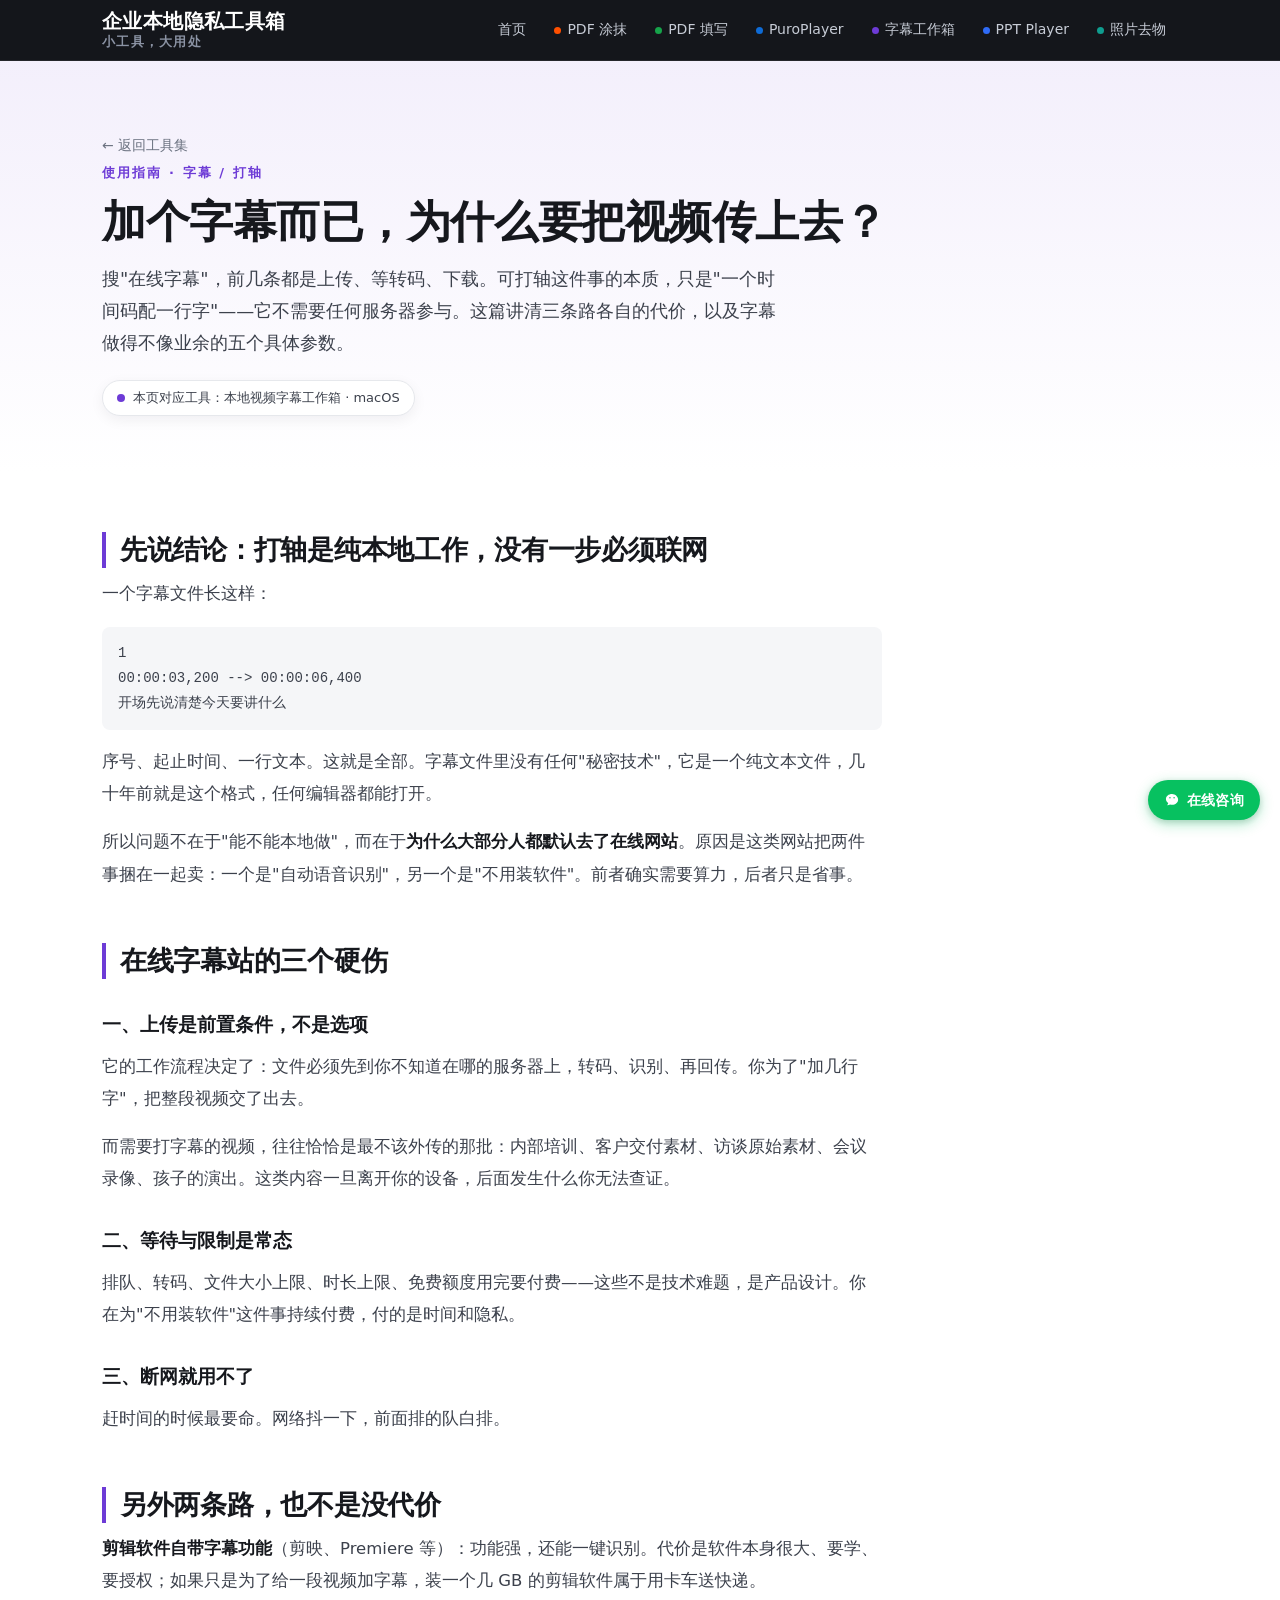
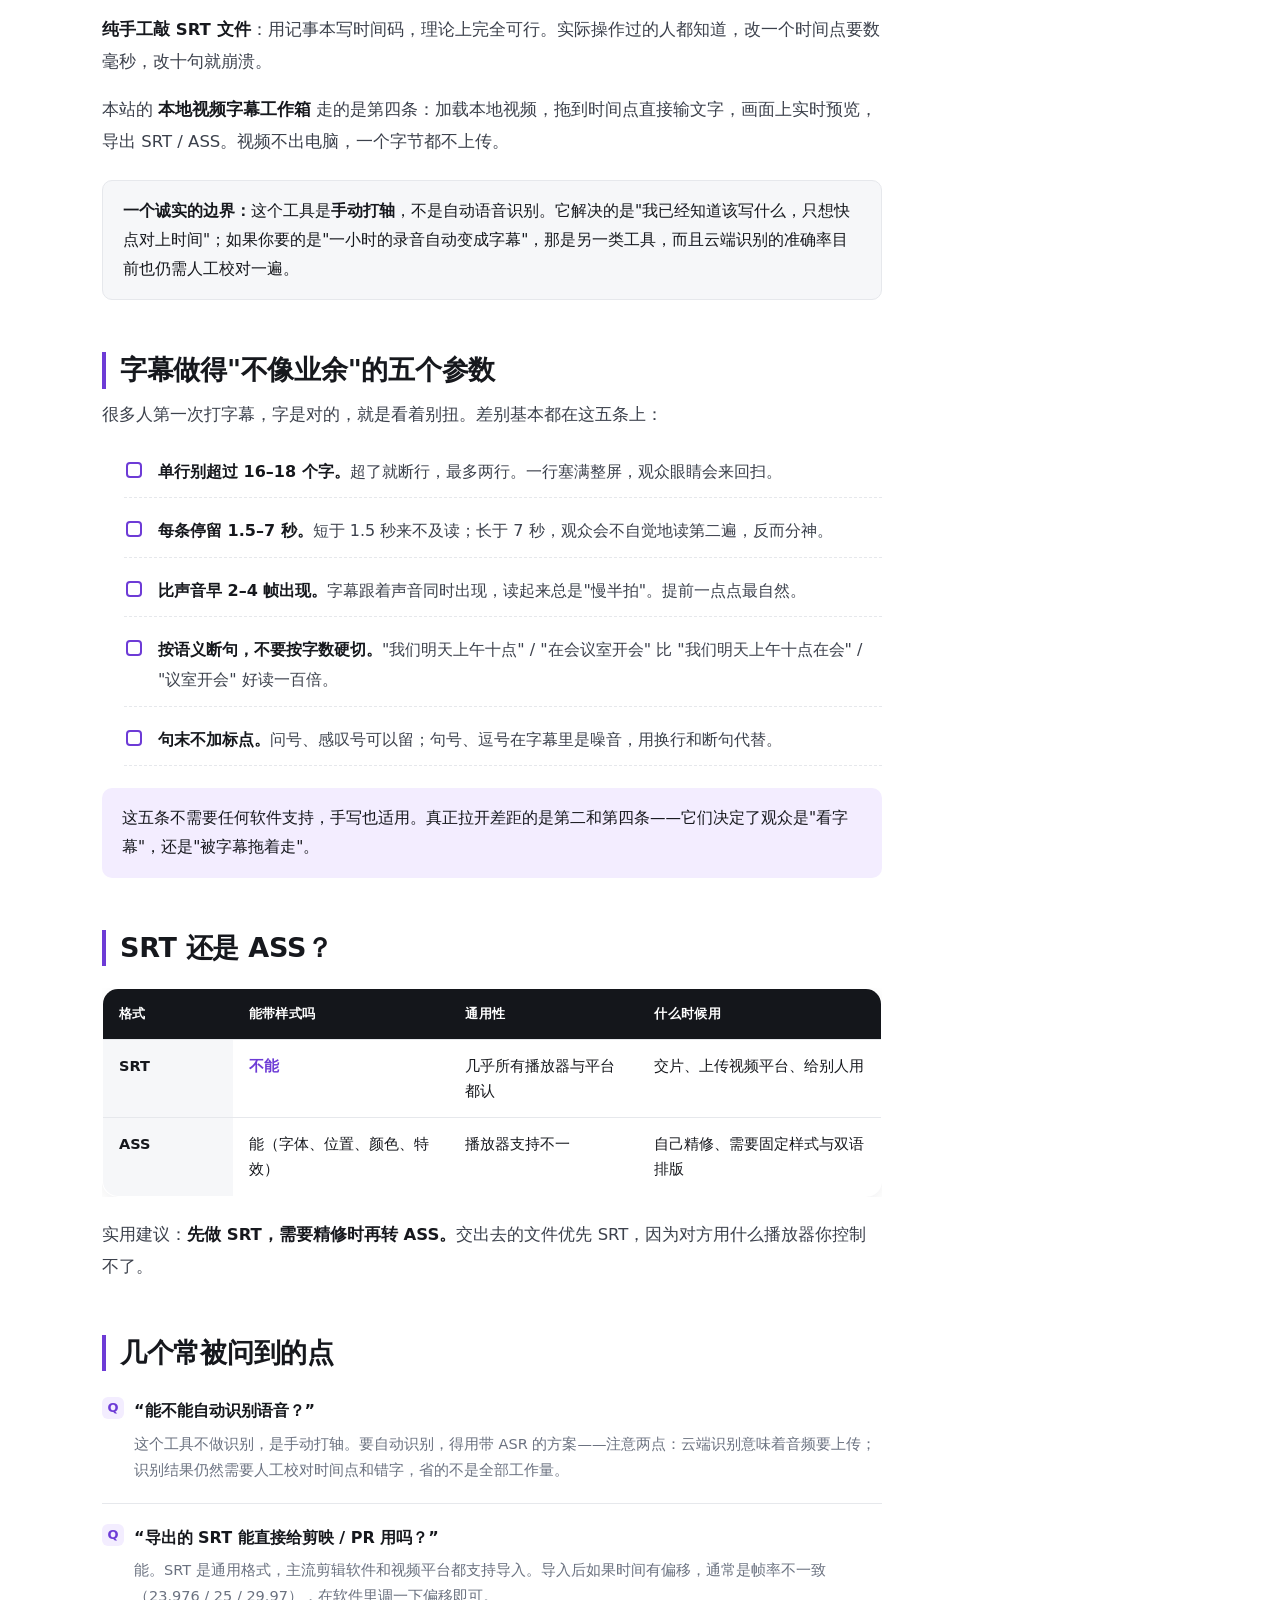
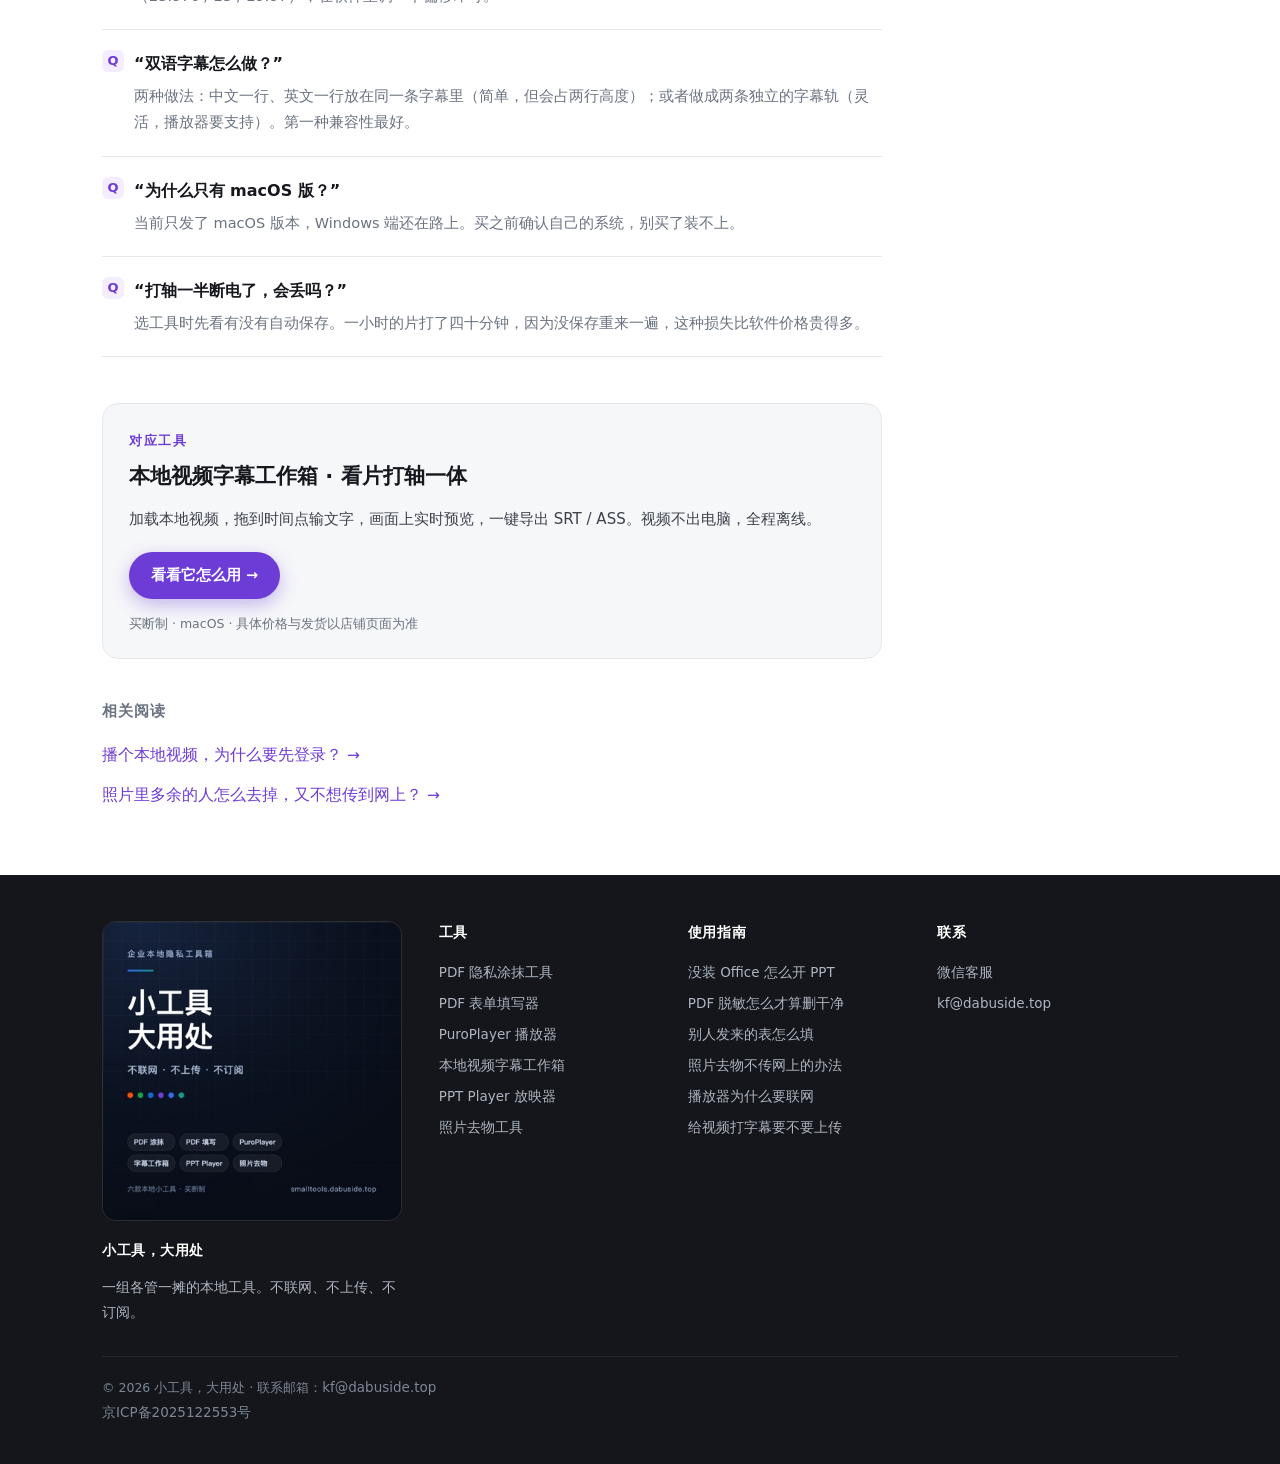
<file: guide/subtitle.html>
<!DOCTYPE html>
<html lang="zh-CN">
<head>
<meta charset="UTF-8">
<meta name="viewport" content="width=device-width, initial-scale=1.0">
<title>给视频打字幕，素材一定要传到网上吗</title>
<meta name="description" content="打轴的本质只是「时间码 + 一行字」，不需要任何服务器。讲清在线字幕站的三个硬伤、手动打轴与自动识别的边界，以及字幕做得不业余的五个具体参数。">
<!-- 分享卡片：微信抓取页面内首张不小于 300×300 的 img 作缩略图，og 系列供 QQ/微博等使用 -->
<meta property="og:type" content="website">
<meta property="og:site_name" content="小工具，大用处">
<meta property="og:title" content="给视频打字幕，素材一定要传到网上吗">
<meta property="og:description" content="打轴的本质只是「时间码 + 一行字」，不需要任何服务器。讲清在线字幕站的三个硬伤、手动打轴与自动识别的边界，以及字幕做得不业余的五个具体参数。">
<meta property="og:url" content="https://smalltools.dabuside.top/guide/subtitle.html">
<meta property="og:image" content="https://smalltools.dabuside.top/assets/img/share-cover.jpg">
<meta property="og:image:width" content="400">
<meta property="og:image:height" content="400">
<meta name="twitter:card" content="summary_large_image">
<meta name="twitter:image" content="https://smalltools.dabuside.top/assets/img/share-cover.jpg">
<link rel="image_src" href="https://smalltools.dabuside.top/assets/img/share-cover.jpg">

<link rel="stylesheet" href="../assets/site.css">
<link rel="stylesheet" href="../assets/guide.css">
</head>
<body class="p-subtitle">

<header class="site-header">
  <div class="bar">
    <a class="brand" href="../index.html"><span class="brand-top">企业本地隐私工具箱</span><span class="brand-sub">小工具，大用处</span></a>
    <nav class="nav">
      <a href="../index.html">首页</a>
      <a href="../products/pdf-mask.html"><span class="swatch" style="background:#ff5000"></span>PDF 涂抹</a>
      <a href="../products/pdf-form.html"><span class="swatch" style="background:#16a34a"></span>PDF 填写</a>
      <a href="../products/puroplayer.html"><span class="swatch" style="background:#0e6bd6"></span>PuroPlayer</a>
      <a href="../products/subtitle.html"><span class="swatch" style="background:#6d3bd6"></span>字幕工作箱</a>
      <a href="../products/ppt-player.html"><span class="swatch" style="background:#2f6bf6"></span>PPT Player</a>
      <a href="../products/koutu.html"><span class="swatch" style="background:#0f9d8f"></span>照片去物</a>
    </nav>
  </div>
</header>

<section class="page-hero">
  <div class="container">
    <a class="back-home" href="../index.html">← 返回工具集</a>
    <div class="eyebrow">使用指南 · 字幕 / 打轴</div>
    <h1>加个字幕而已，为什么要把视频传上去？</h1>
    <p class="lede">搜"在线字幕"，前几条都是上传、等转码、下载。可打轴这件事的本质，只是"一个时间码配一行字"——它不需要任何服务器参与。这篇讲清三条路各自的代价，以及字幕做得不像业余的五个具体参数。</p>
    <div class="tool-tag"><i></i>本页对应工具：本地视频字幕工作箱 · macOS</div>
  </div>
</section>

<section class="block">
  <div class="container">
    <div class="guide-body">

      <h2>先说结论：打轴是纯本地工作，没有一步必须联网</h2>
      <p>一个字幕文件长这样：</p>
      <p style="font-family:ui-monospace,Menlo,monospace;background:#f5f6f8;padding:14px 16px;border-radius:8px;font-size:14px;line-height:1.8">1<br>00:00:03,200 --&gt; 00:00:06,400<br>开场先说清楚今天要讲什么</p>
      <p>序号、起止时间、一行文本。这就是全部。字幕文件里没有任何"秘密技术"，它是一个纯文本文件，几十年前就是这个格式，任何编辑器都能打开。</p>
      <p>所以问题不在于"能不能本地做"，而在于<strong>为什么大部分人都默认去了在线网站</strong>。原因是这类网站把两件事捆在一起卖：一个是"自动语音识别"，另一个是"不用装软件"。前者确实需要算力，后者只是省事。</p>

      <h2>在线字幕站的三个硬伤</h2>
      <h3>一、上传是前置条件，不是选项</h3>
      <p>它的工作流程决定了：文件必须先到你不知道在哪的服务器上，转码、识别、再回传。你为了"加几行字"，把整段视频交了出去。</p>
      <p>而需要打字幕的视频，往往恰恰是最不该外传的那批：内部培训、客户交付素材、访谈原始素材、会议录像、孩子的演出。这类内容一旦离开你的设备，后面发生什么你无法查证。</p>

      <h3>二、等待与限制是常态</h3>
      <p>排队、转码、文件大小上限、时长上限、免费额度用完要付费——这些不是技术难题，是产品设计。你在为"不用装软件"这件事持续付费，付的是时间和隐私。</p>

      <h3>三、断网就用不了</h3>
      <p>赶时间的时候最要命。网络抖一下，前面排的队白排。</p>

      <h2>另外两条路，也不是没代价</h2>
      <p><strong>剪辑软件自带字幕功能</strong>（剪映、Premiere 等）：功能强，还能一键识别。代价是软件本身很大、要学、要授权；如果只是为了给一段视频加字幕，装一个几 GB 的剪辑软件属于用卡车送快递。</p>
      <p><strong>纯手工敲 SRT 文件</strong>：用记事本写时间码，理论上完全可行。实际操作过的人都知道，改一个时间点要数毫秒，改十句就崩溃。</p>
      <p>本站的 <a href="../products/subtitle.html"><strong>本地视频字幕工作箱</strong></a> 走的是第四条：加载本地视频，拖到时间点直接输文字，画面上实时预览，导出 SRT / ASS。视频不出电脑，一个字节都不上传。</p>
      <div class="tip plain"><b>一个诚实的边界：</b>这个工具是<strong>手动打轴</strong>，不是自动语音识别。它解决的是"我已经知道该写什么，只想快点对上时间"；如果你要的是"一小时的录音自动变成字幕"，那是另一类工具，而且云端识别的准确率目前也仍需人工校对一遍。</div>

      <h2>字幕做得"不像业余"的五个参数</h2>
      <p>很多人第一次打字幕，字是对的，就是看着别扭。差别基本都在这五条上：</p>
      <ul class="checklist">
        <li><strong>单行别超过 16–18 个字。</strong>超了就断行，最多两行。一行塞满整屏，观众眼睛会来回扫。</li>
        <li><strong>每条停留 1.5–7 秒。</strong>短于 1.5 秒来不及读；长于 7 秒，观众会不自觉地读第二遍，反而分神。</li>
        <li><strong>比声音早 2–4 帧出现。</strong>字幕跟着声音同时出现，读起来总是"慢半拍"。提前一点点最自然。</li>
        <li><strong>按语义断句，不要按字数硬切。</strong>"我们明天上午十点" / "在会议室开会" 比 "我们明天上午十点在会" / "议室开会" 好读一百倍。</li>
        <li><strong>句末不加标点。</strong>问号、感叹号可以留；句号、逗号在字幕里是噪音，用换行和断句代替。</li>
      </ul>
      <div class="tip">这五条不需要任何软件支持，手写也适用。真正拉开差距的是第二和第四条——它们决定了观众是"看字幕"，还是"被字幕拖着走"。</div>

      <h2>SRT 还是 ASS？</h2>
      <div class="table-wrap">
        <table class="compare">
          <thead>
            <tr><th>格式</th><th>能带样式吗</th><th>通用性</th><th>什么时候用</th></tr>
          </thead>
          <tbody>
            <tr><th>SRT</th><td class="accent-cell">不能</td><td>几乎所有播放器与平台都认</td><td>交片、上传视频平台、给别人用</td></tr>
            <tr><th>ASS</th><td>能（字体、位置、颜色、特效）</td><td>播放器支持不一</td><td>自己精修、需要固定样式与双语排版</td></tr>
          </tbody>
        </table>
      </div>
      <p>实用建议：<strong>先做 SRT，需要精修时再转 ASS。</strong>交出去的文件优先 SRT，因为对方用什么播放器你控制不了。</p>

      <h2>几个常被问到的点</h2>
      <div class="faq">
        <div class="item"><div class="q">“能不能自动识别语音？”</div><div class="a">这个工具不做识别，是手动打轴。要自动识别，得用带 ASR 的方案——注意两点：云端识别意味着音频要上传；识别结果仍然需要人工校对时间点和错字，省的不是全部工作量。</div></div>
        <div class="item"><div class="q">“导出的 SRT 能直接给剪映 / PR 用吗？”</div><div class="a">能。SRT 是通用格式，主流剪辑软件和视频平台都支持导入。导入后如果时间有偏移，通常是帧率不一致（23.976 / 25 / 29.97），在软件里调一下偏移即可。</div></div>
        <div class="item"><div class="q">“双语字幕怎么做？”</div><div class="a">两种做法：中文一行、英文一行放在同一条字幕里（简单，但会占两行高度）；或者做成两条独立的字幕轨（灵活，播放器要支持）。第一种兼容性最好。</div></div>
        <div class="item"><div class="q">“为什么只有 macOS 版？”</div><div class="a">当前只发了 macOS 版本，Windows 端还在路上。买之前确认自己的系统，别买了装不上。</div></div>
        <div class="item"><div class="q">“打轴一半断电了，会丢吗？”</div><div class="a">选工具时先看有没有自动保存。一小时的片打了四十分钟，因为没保存重来一遍，这种损失比软件价格贵得多。</div></div>
      </div>

      <div class="guide-cta">
        <div class="k">对应工具</div>
        <h3>本地视频字幕工作箱 · 看片打轴一体</h3>
        <p>加载本地视频，拖到时间点输文字，画面上实时预览，一键导出 SRT / ASS。视频不出电脑，全程离线。</p>
        <a class="btn btn-primary" href="../products/subtitle.html">看看它怎么用 →</a>
        <div class="note">买断制 · macOS · 具体价格与发货以店铺页面为准</div>
      </div>

      <div class="related">
        <h3>相关阅读</h3>
        <a href="puroplayer.html">播个本地视频，为什么要先登录？</a>
        <a href="photo-remove-object.html">照片里多余的人怎么去掉，又不想传到网上？</a>
      </div>

    </div>
  </div>
</section>

<footer class="site-footer">
  <div class="container">
    <div class="cols">
      <div><img class="footer-mark" src="../assets/img/share-cover.jpg" alt="小工具，大用处 · 六款本地小工具" width="400" height="400" decoding="async"><h4>小工具，大用处</h4><p class="lead">一组各管一摊的本地工具。不联网、不上传、不订阅。</p></div>
      <div>
        <h4>工具</h4>
        <a href="../products/pdf-mask.html">PDF 隐私涂抹工具</a>
        <a href="../products/pdf-form.html">PDF 表单填写器</a>
        <a href="../products/puroplayer.html">PuroPlayer 播放器</a>
        <a href="../products/subtitle.html">本地视频字幕工作箱</a>
        <a href="../products/ppt-player.html">PPT Player 放映器</a>
        <a href="../products/koutu.html">照片去物工具</a>
      </div>
      <div>
        <h4>使用指南</h4>
        <a href="office-pptx.html">没装 Office 怎么开 PPT</a>
        <a href="pdf-redact.html">PDF 脱敏怎么才算删干净</a>
        <a href="pdf-form.html">别人发来的表怎么填</a>
        <a href="photo-remove-object.html">照片去物不传网上的办法</a>
        <a href="puroplayer.html">播放器为什么要联网</a>
        <a href="subtitle.html">给视频打字幕要不要上传</a>
      </div>
      <div>
        <h4>联系</h4>
        <a href="https://work.weixin.qq.com/kfid/kfc93ea03d06a71cab2" target="_blank" rel="noopener">微信客服</a>
        <a href="mailto:kf@dabuside.top">kf@dabuside.top</a>
      </div>
    </div>
    <div class="copy">© 2026 小工具，大用处 · 联系邮箱：<a href="mailto:kf@dabuside.top" style="color:#7e8694;text-decoration:none">kf@dabuside.top</a><br>
      <a href="https://beian.miit.gov.cn/" target="_blank" rel="noopener" style="color:#7e8694;text-decoration:none">京ICP备2025122553号</a></div>
  </div>
</footer>

<a class="wxkf-fab" href="https://work.weixin.qq.com/kfid/kfc93ea03d06a71cab2" target="_blank" rel="noopener" aria-label="在线咨询：微信扫码联系客服">
  <svg viewBox="0 0 24 24" aria-hidden="true" fill="currentColor"><path d="M12.04 3C6.98 3 2.9 6.4 2.9 10.6c0 2.36 1.34 4.47 3.45 5.87-.18.95-.66 2.06-1.43 2.94-.2.23-.03.6.28.58 1.55-.14 2.94-.78 3.87-1.32.94.26 1.94.4 2.97.4 5.06 0 9.14-3.4 9.14-7.6S17.1 3 12.04 3Zm-3.1 4.63a1.13 1.13 0 1 1 0 2.26 1.13 1.13 0 0 1 0-2.26Zm6.2 0a1.13 1.13 0 1 1 0 2.26 1.13 1.13 0 0 1 0-2.26Z"/></svg>
  <span>在线咨询</span>
</a>

</body>
</html>
</file>
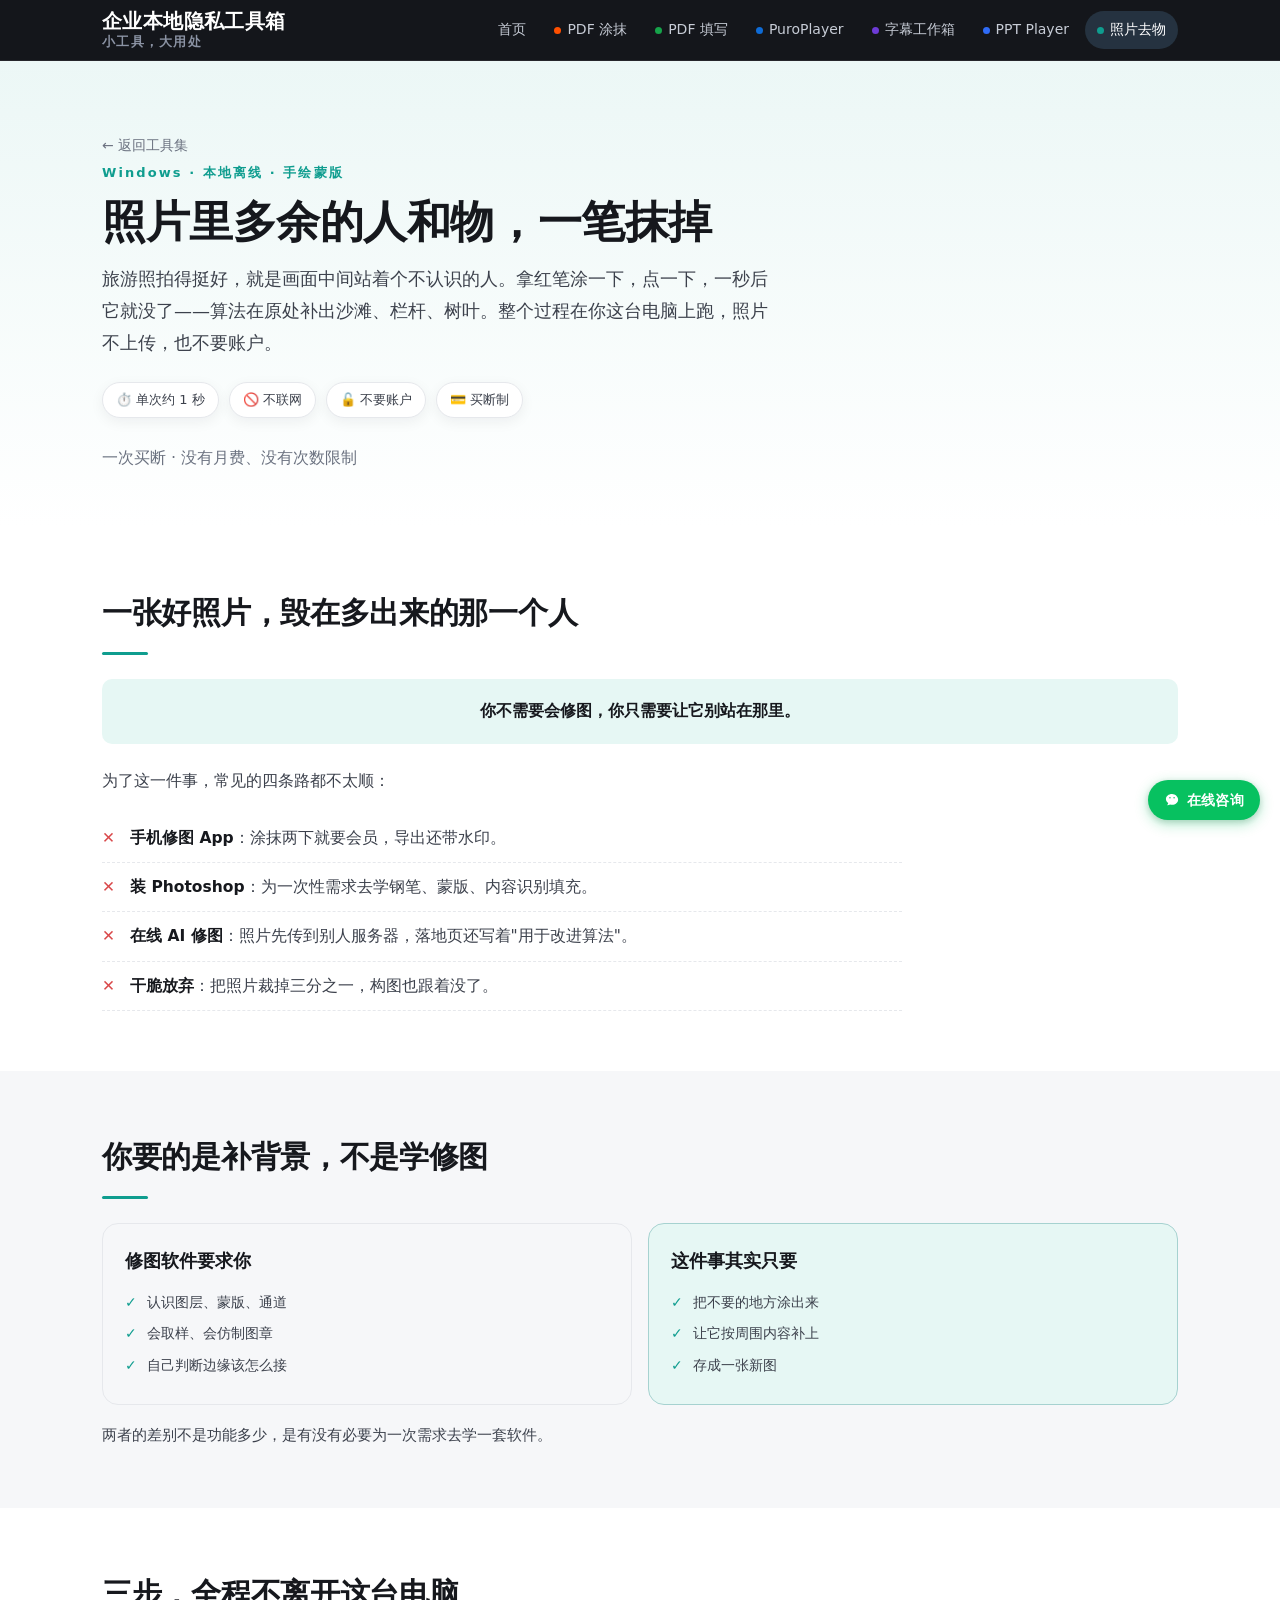
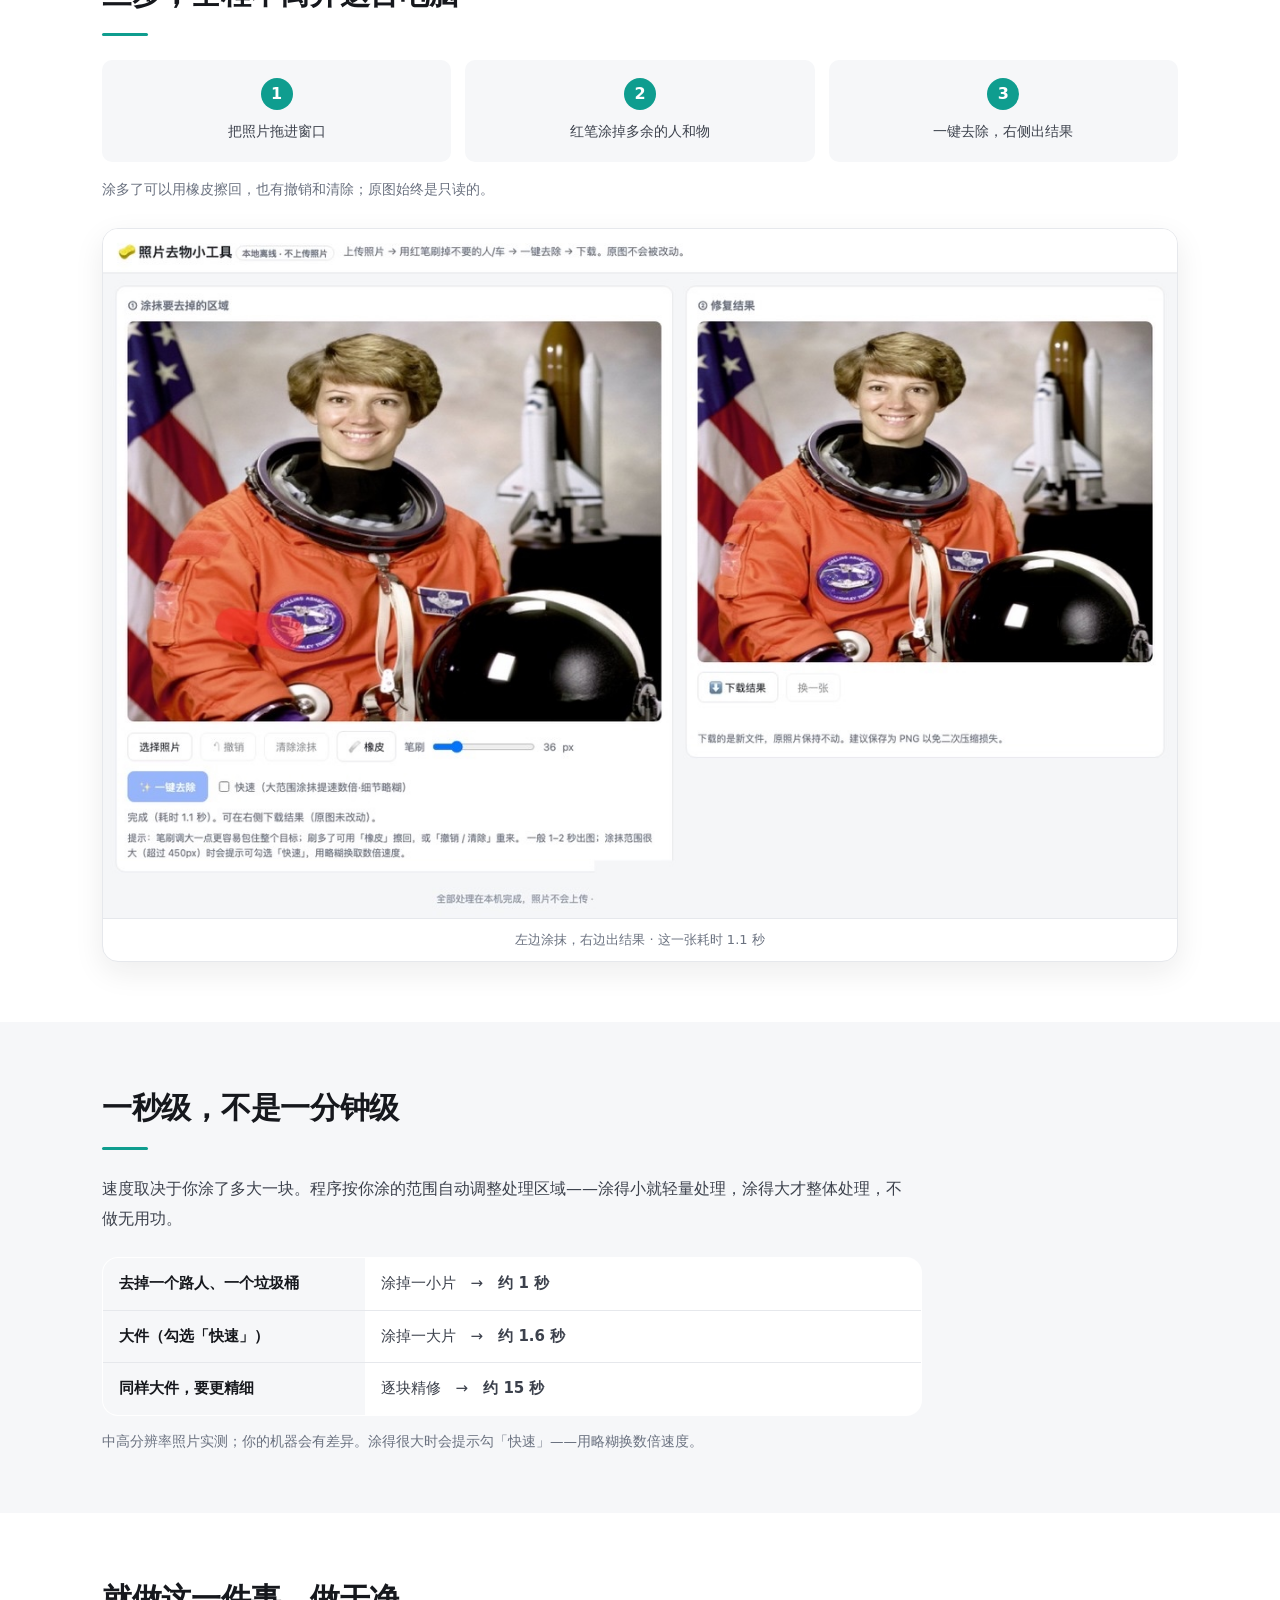
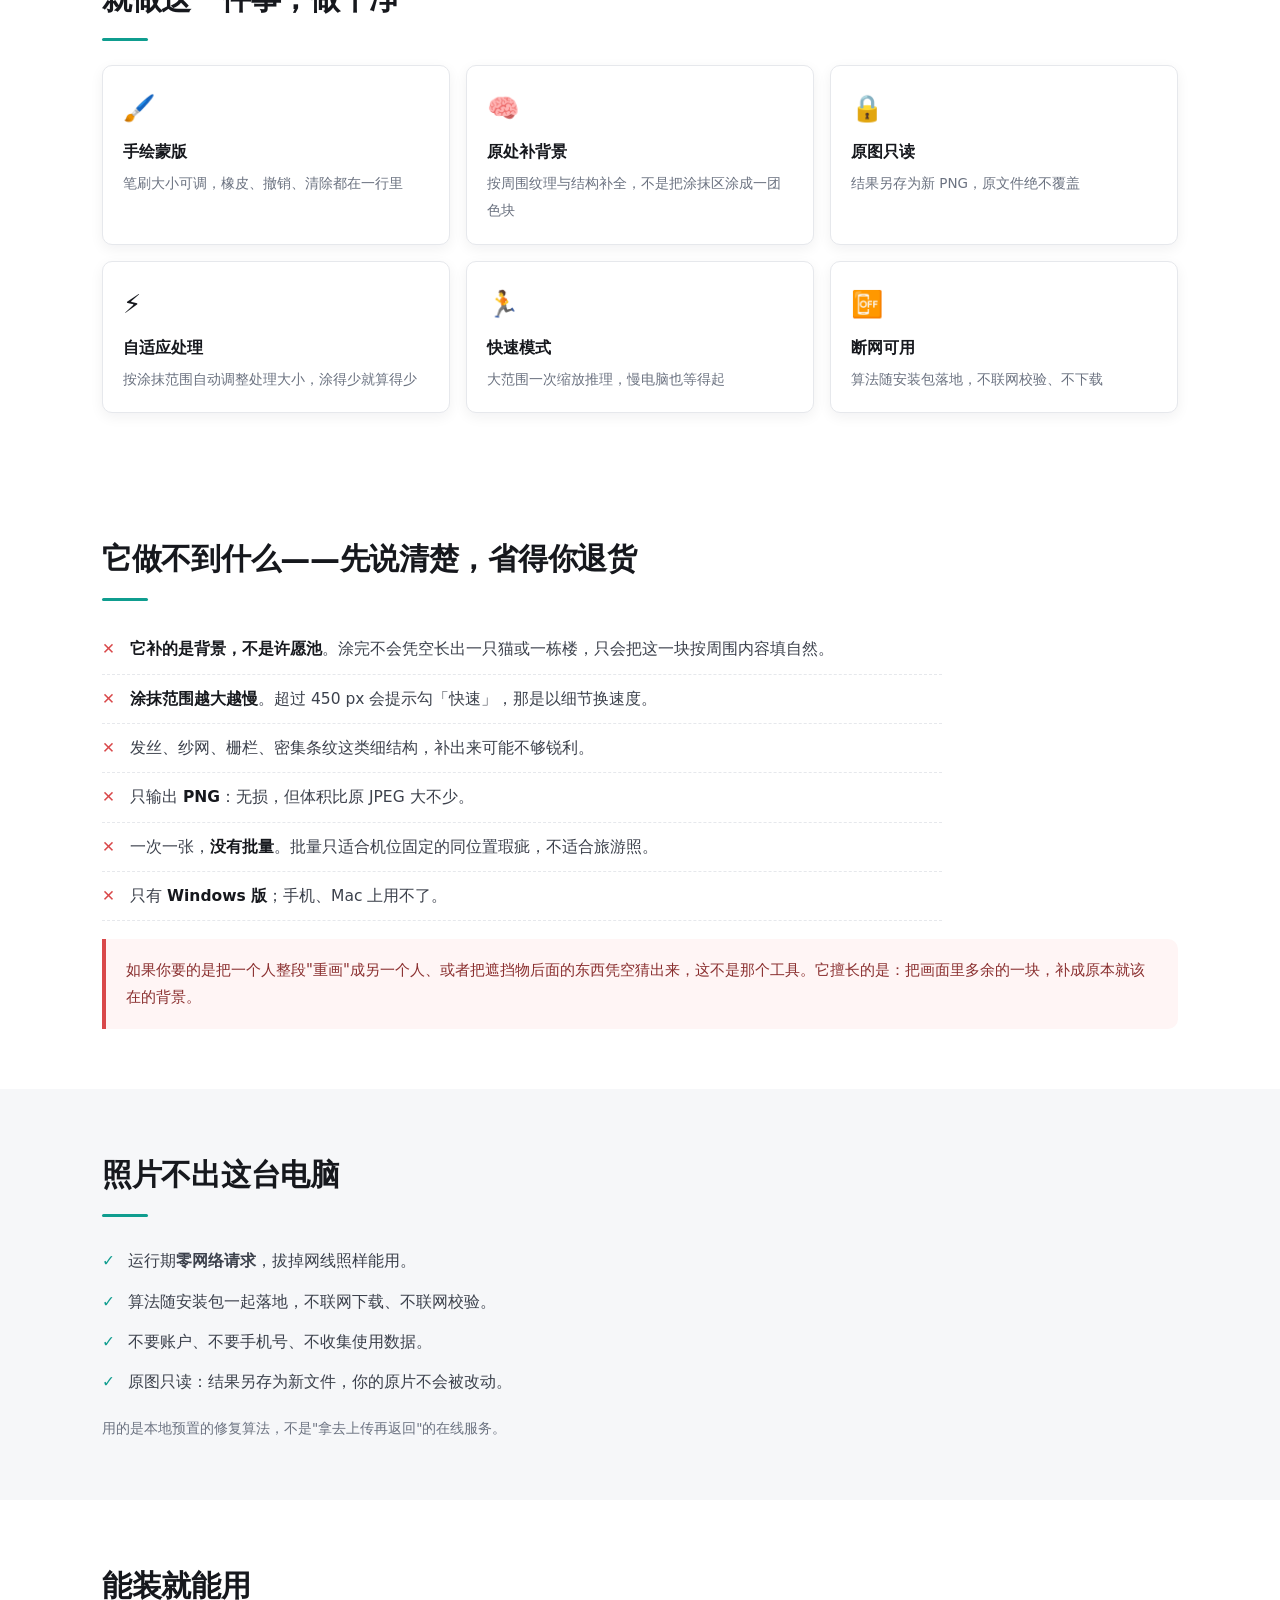
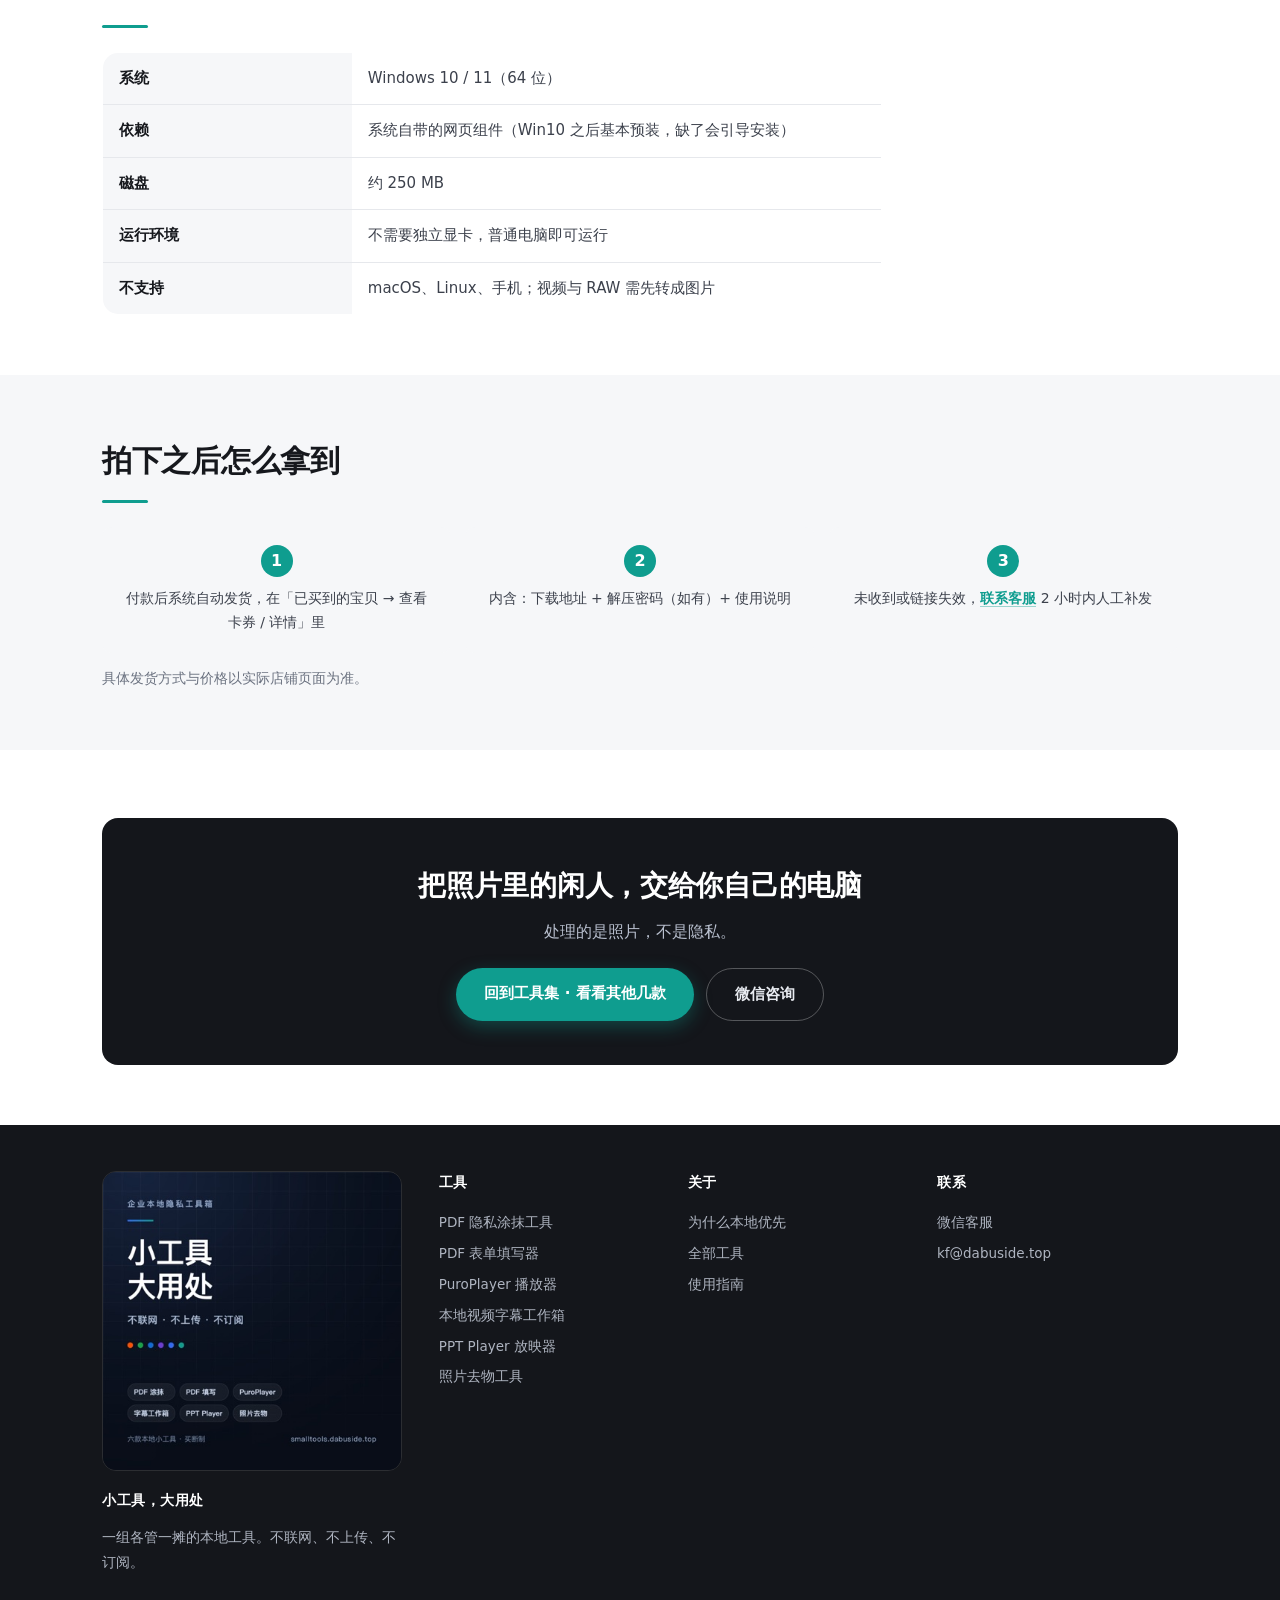
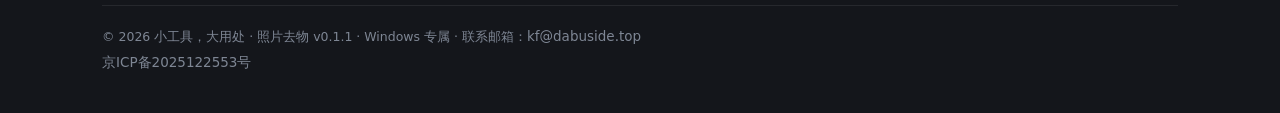
<file: products/koutu.html>
<!DOCTYPE html>
<html lang="zh-CN">
<head>
<meta charset="UTF-8">
<meta name="viewport" content="width=device-width, initial-scale=1.0">
<title>照片去物 · 把照片里多余的人抹掉，全程不联网</title>
<meta name="description" content="Windows 本地照片去物工具：用红笔涂掉画面里多余的人、车、垃圾桶，在原处补出背景。单次约 1 秒，完全离线、不要账户、照片不上传。买断制。">
<!-- 分享卡片：微信抓取页面内首张不小于 300×300 的 img 作缩略图，og 系列供 QQ/微博等使用 -->
<meta property="og:type" content="website">
<meta property="og:site_name" content="小工具，大用处">
<meta property="og:title" content="照片去物 · 把照片里多余的人抹掉，全程不联网">
<meta property="og:description" content="Windows 本地照片去物工具：用红笔涂掉画面里多余的人、车、垃圾桶，在原处补出背景。单次约 1 秒，完全离线、不要账户、照片不上传。买断制。">
<meta property="og:url" content="https://smalltools.dabuside.top/products/koutu.html">
<meta property="og:image" content="https://smalltools.dabuside.top/assets/img/share-cover.jpg">
<meta property="og:image:width" content="400">
<meta property="og:image:height" content="400">
<meta name="twitter:card" content="summary_large_image">
<meta name="twitter:image" content="https://smalltools.dabuside.top/assets/img/share-cover.jpg">
<link rel="image_src" href="https://smalltools.dabuside.top/assets/img/share-cover.jpg">

<link rel="stylesheet" href="../assets/site.css">
</head>
<body class="p-koutu">

<header class="site-header">
  <div class="bar">
    <a class="brand" href="../index.html"><span class="brand-top">企业本地隐私工具箱</span><span class="brand-sub">小工具，大用处</span></a>
    <nav class="nav">
      <a href="../index.html">首页</a>
      <a href="pdf-mask.html"><span class="swatch" style="background:#ff5000"></span>PDF 涂抹</a>
      <a href="pdf-form.html"><span class="swatch" style="background:#16a34a"></span>PDF 填写</a>
      <a href="puroplayer.html"><span class="swatch" style="background:#0e6bd6"></span>PuroPlayer</a>
      <a href="subtitle.html"><span class="swatch" style="background:#6d3bd6"></span>字幕工作箱</a>
      <a href="ppt-player.html"><span class="swatch" style="background:#2f6bf6"></span>PPT Player</a>
      <a href="koutu.html" class="active"><span class="swatch" style="background:#0f9d8f"></span>照片去物</a>
    </nav>
  </div>
</header>

<!-- Hero -->
<section class="page-hero">
  <div class="container">
    <a class="back-home" href="../index.html">← 返回工具集</a>
    <div class="eyebrow">Windows · 本地离线 · 手绘蒙版</div>
    <h1>照片里多余的人和物，一笔抹掉</h1>
    <p class="lede">旅游照拍得挺好，就是画面中间站着个不认识的人。拿红笔涂一下，点一下，一秒后它就没了——算法在原处补出沙滩、栏杆、树叶。整个过程在你这台电脑上跑，照片不上传，也不要账户。</p>
    <div class="badges">
      <span>⏱️ 单次约 1 秒</span><span>🚫 不联网</span><span>🔓 不要账户</span><span>💳 买断制</span>
    </div>
    <div class="price-now">一次买断 · 没有月费、没有次数限制</div>
  </div>
</section>

<!-- 痛点 -->
<section class="block">
  <div class="container">
    <h2>一张好照片，毁在多出来的那一个人</h2>
    <div class="accent-rule"></div>
    <div class="callout">你不需要会修图，你只需要让它别站在那里。</div>
    <p style="font-size:16px;color:var(--ink-2);max-width:780px;line-height:1.85;margin-top:22px">为了这一件事，常见的四条路都不太顺：</p>
    <ul class="ul-x" style="margin-top:18px;max-width:800px">
      <li><b>手机修图 App</b>：涂抹两下就要会员，导出还带水印。</li>
      <li><b>装 Photoshop</b>：为一次性需求去学钢笔、蒙版、内容识别填充。</li>
      <li><b>在线 AI 修图</b>：照片先传到别人服务器，落地页还写着"用于改进算法"。</li>
      <li><b>干脆放弃</b>：把照片裁掉三分之一，构图也跟着没了。</li>
    </ul>
  </div>
</section>

<!-- 归因 -->
<section class="block section-soft">
  <div class="container">
    <h2>你要的是补背景，不是学修图</h2>
    <div class="accent-rule"></div>
    <div class="two-col" style="margin-top:24px">
      <div class="tcol b"><h3>修图软件要求你</h3><ul>
        <li>认识图层、蒙版、通道</li><li>会取样、会仿制图章</li><li>自己判断边缘该怎么接</li>
      </ul></div>
      <div class="tcol a"><h3>这件事其实只要</h3><ul>
        <li>把不要的地方涂出来</li><li>让它按周围内容补上</li><li>存成一张新图</li>
      </ul></div>
    </div>
    <p style="margin-top:18px;font-size:15px;color:var(--ink-2)">两者的差别不是功能多少，是有没有必要为一次需求去学一套软件。</p>
  </div>
</section>

<!-- 三步 + 截图 -->
<section class="block">
  <div class="container">
    <h2>三步，全程不离开这台电脑</h2>
    <div class="accent-rule"></div>
    <div class="steps" style="margin-top:24px">
      <div class="step"><div class="n">1</div><p>把照片拖进窗口</p></div>
      <div class="step"><div class="n">2</div><p>红笔涂掉多余的人和物</p></div>
      <div class="step"><div class="n">3</div><p>一键去除，右侧出结果</p></div>
    </div>
    <p style="margin-top:16px;font-size:14px;color:var(--muted)">涂多了可以用橡皮擦回，也有撤销和清除；原图始终是只读的。</p>
    <div class="shot" style="margin-top:26px">
      <img src="../assets/img/koutu-ui.jpg" alt="照片去物工具界面：左侧用红笔涂抹，右侧显示修复结果">
      <div class="cap">左边涂抹，右边出结果 · 这一张耗时 1.1 秒</div>
    </div>
  </div>
</section>

<!-- 速度 -->
<section class="block section-soft">
  <div class="container">
    <h2>一秒级，不是一分钟级</h2>
    <div class="accent-rule"></div>
    <p style="font-size:16px;color:var(--ink-2);max-width:800px;line-height:1.85">速度取决于你涂了多大一块。程序按你涂的范围自动调整处理区域——涂得小就轻量处理，涂得大才整体处理，不做无用功。</p>
    <table class="spec" style="margin-top:24px;max-width:820px">
      <tr><th>去掉一个路人、一个垃圾桶</th><td>涂掉一小片　→　<b>约 1 秒</b></td></tr>
      <tr><th>大件（勾选「快速」）</th><td>涂掉一大片　→　<b>约 1.6 秒</b></td></tr>
      <tr><th>同样大件，要更精细</th><td>逐块精修　→　<b>约 15 秒</b></td></tr>
    </table>
    <p style="font-size:13.5px;color:var(--muted);margin-top:14px">中高分辨率照片实测；你的机器会有差异。涂得很大时会提示勾「快速」——用略糊换数倍速度。</p>
  </div>
</section>

<!-- 能力 -->
<section class="block">
  <div class="container">
    <h2>就做这一件事，做干净</h2>
    <div class="accent-rule"></div>
    <div class="feat-grid" style="margin-top:24px">
      <div class="feat"><div class="ic">🖌️</div><b>手绘蒙版</b><span>笔刷大小可调，橡皮、撤销、清除都在一行里</span></div>
      <div class="feat"><div class="ic">🧠</div><b>原处补背景</b><span>按周围纹理与结构补全，不是把涂抹区涂成一团色块</span></div>
      <div class="feat"><div class="ic">🔒</div><b>原图只读</b><span>结果另存为新 PNG，原文件绝不覆盖</span></div>
      <div class="feat"><div class="ic">⚡</div><b>自适应处理</b><span>按涂抹范围自动调整处理大小，涂得少就算得少</span></div>
      <div class="feat"><div class="ic">🏃</div><b>快速模式</b><span>大范围一次缩放推理，慢电脑也等得起</span></div>
      <div class="feat"><div class="ic">📴</div><b>断网可用</b><span>算法随安装包落地，不联网校验、不下载</span></div>
    </div>
  </div>
</section>

<!-- 诚实边界 -->
<section class="block">
  <div class="container">
    <h2>它做不到什么——先说清楚，省得你退货</h2>
    <div class="accent-rule"></div>
    <ul class="ul-x" style="max-width:840px;margin-top:20px">
      <li><b>它补的是背景，不是许愿池</b>。涂完不会凭空长出一只猫或一栋楼，只会把这一块按周围内容填自然。</li>
      <li><b>涂抹范围越大越慢</b>。超过 450 px 会提示勾「快速」，那是以细节换速度。</li>
      <li>发丝、纱网、栅栏、密集条纹这类细结构，补出来可能不够锐利。</li>
      <li>只输出 <b>PNG</b>：无损，但体积比原 JPEG 大不少。</li>
      <li>一次一张，<b>没有批量</b>。批量只适合机位固定的同位置瑕疵，不适合旅游照。</li>
      <li>只有 <b>Windows 版</b>；手机、Mac 上用不了。</li>
    </ul>
    <div class="warn-note" style="margin-top:18px">如果你要的是把一个人整段"重画"成另一个人、或者把遮挡物后面的东西凭空猜出来，这不是那个工具。它擅长的是：把画面里多余的一块，补成原本就该在的背景。</div>
  </div>
</section>

<!-- 隐私 -->
<section class="block section-soft">
  <div class="container">
    <h2>照片不出这台电脑</h2>
    <div class="accent-rule"></div>
    <ul class="ul-clean" style="max-width:800px;margin-top:20px">
      <li>运行期<strong>零网络请求</strong>，拔掉网线照样能用。</li>
      <li>算法随安装包一起落地，不联网下载、不联网校验。</li>
      <li>不要账户、不要手机号、不收集使用数据。</li>
      <li>原图只读：结果另存为新文件，你的原片不会被改动。</li>
    </ul>
    <p style="font-size:13.5px;color:var(--muted);margin-top:14px">用的是本地预置的修复算法，不是"拿去上传再返回"的在线服务。</p>
  </div>
</section>

<!-- 系统要求 -->
<section class="block">
  <div class="container">
    <h2>能装就能用</h2>
    <div class="accent-rule"></div>
    <table class="spec" style="margin-top:24px;max-width:780px">
      <tr><th>系统</th><td>Windows 10 / 11（64 位）</td></tr>
      <tr><th>依赖</th><td>系统自带的网页组件（Win10 之后基本预装，缺了会引导安装）</td></tr>
      <tr><th>磁盘</th><td>约 250 MB</td></tr>
      <tr><th>运行环境</th><td>不需要独立显卡，普通电脑即可运行</td></tr>
      <tr><th>不支持</th><td>macOS、Linux、手机；视频与 RAW 需先转成图片</td></tr>
    </table>
  </div>
</section>

<!-- 交付 -->
<section class="block section-soft" id="buy">
  <div class="container">
    <h2>拍下之后怎么拿到</h2>
    <div class="accent-rule"></div>
    <div class="steps" style="margin-top:24px">
      <div class="step"><div class="n">1</div><p>付款后系统自动发货，在「已买到的宝贝 → 查看卡券 / 详情」里</p></div>
      <div class="step"><div class="n">2</div><p>内含：下载地址 + 解压密码（如有）+ 使用说明</p></div>
      <div class="step"><div class="n">3</div><p>未收到或链接失效，<a class="inline-link" href="https://work.weixin.qq.com/kfid/kfc93ea03d06a71cab2" target="_blank" rel="noopener">联系客服</a> 2 小时内人工补发</p></div>
    </div>
    <p style="font-size:13.5px;color:var(--muted);margin-top:14px">具体发货方式与价格以实际店铺页面为准。</p>
  </div>
</section>

<!-- CTA -->
<section class="block">
  <div class="container">
    <div class="page-cta">
      <h2>把照片里的闲人，交给你自己的电脑</h2>
      <p>处理的是照片，不是隐私。</p>
      <div class="btns">
        <a class="btn btn-primary" href="../index.html#products">回到工具集 · 看看其他几款</a>
        <a class="btn btn-wechat" href="https://work.weixin.qq.com/kfid/kfc93ea03d06a71cab2" target="_blank" rel="noopener">微信咨询</a>
      </div>
    </div>
  </div>
</section>

<footer class="site-footer">
  <div class="container">
    <div class="cols">
      <div><img class="footer-mark" src="../assets/img/share-cover.jpg" alt="小工具，大用处 · 六款本地小工具" width="400" height="400" decoding="async"><h4>小工具，大用处</h4><p class="lead">一组各管一摊的本地工具。不联网、不上传、不订阅。</p></div>
      <div>
        <h4>工具</h4>
        <a href="pdf-mask.html">PDF 隐私涂抹工具</a>
        <a href="pdf-form.html">PDF 表单填写器</a>
        <a href="puroplayer.html">PuroPlayer 播放器</a>
        <a href="subtitle.html">本地视频字幕工作箱</a>
        <a href="ppt-player.html">PPT Player 放映器</a>
        <a href="koutu.html">照片去物工具</a>
      </div>
      <div><h4>关于</h4><a href="../index.html#why">为什么本地优先</a><a href="../index.html#products">全部工具</a><a href="../index.html#guides">使用指南</a></div>
      <div>
        <h4>联系</h4>
        <a href="https://work.weixin.qq.com/kfid/kfc93ea03d06a71cab2" target="_blank" rel="noopener">微信客服</a>
        <a href="mailto:kf@dabuside.top">kf@dabuside.top</a>
      </div>
    </div>
    <div class="copy">© 2026 小工具，大用处 · 照片去物 v0.1.1 · Windows 专属 · 联系邮箱：<a href="mailto:kf@dabuside.top" style="color:#7e8694;text-decoration:none">kf@dabuside.top</a><br>
      <a href="https://beian.miit.gov.cn/" target="_blank" rel="noopener" style="color:#7e8694;text-decoration:none">京ICP备2025122553号</a></div>
  </div>
</footer>

<!-- 悬浮微信客服：跳转企业微信客服会话（PC 端为扫码引导页） -->
<a class="wxkf-fab" href="https://work.weixin.qq.com/kfid/kfc93ea03d06a71cab2" target="_blank" rel="noopener" aria-label="在线咨询：微信扫码联系客服">
  <svg viewBox="0 0 24 24" aria-hidden="true" fill="currentColor"><path d="M12.04 3C6.98 3 2.9 6.4 2.9 10.6c0 2.36 1.34 4.47 3.45 5.87-.18.95-.66 2.06-1.43 2.94-.2.23-.03.6.28.58 1.55-.14 2.94-.78 3.87-1.32.94.26 1.94.4 2.97.4 5.06 0 9.14-3.4 9.14-7.6S17.1 3 12.04 3Zm-3.1 4.63a1.13 1.13 0 1 1 0 2.26 1.13 1.13 0 0 1 0-2.26Zm6.2 0a1.13 1.13 0 1 1 0 2.26 1.13 1.13 0 0 1 0-2.26Z"/></svg>
  <span>在线咨询</span>
</a>

</body>
</html>
</file>
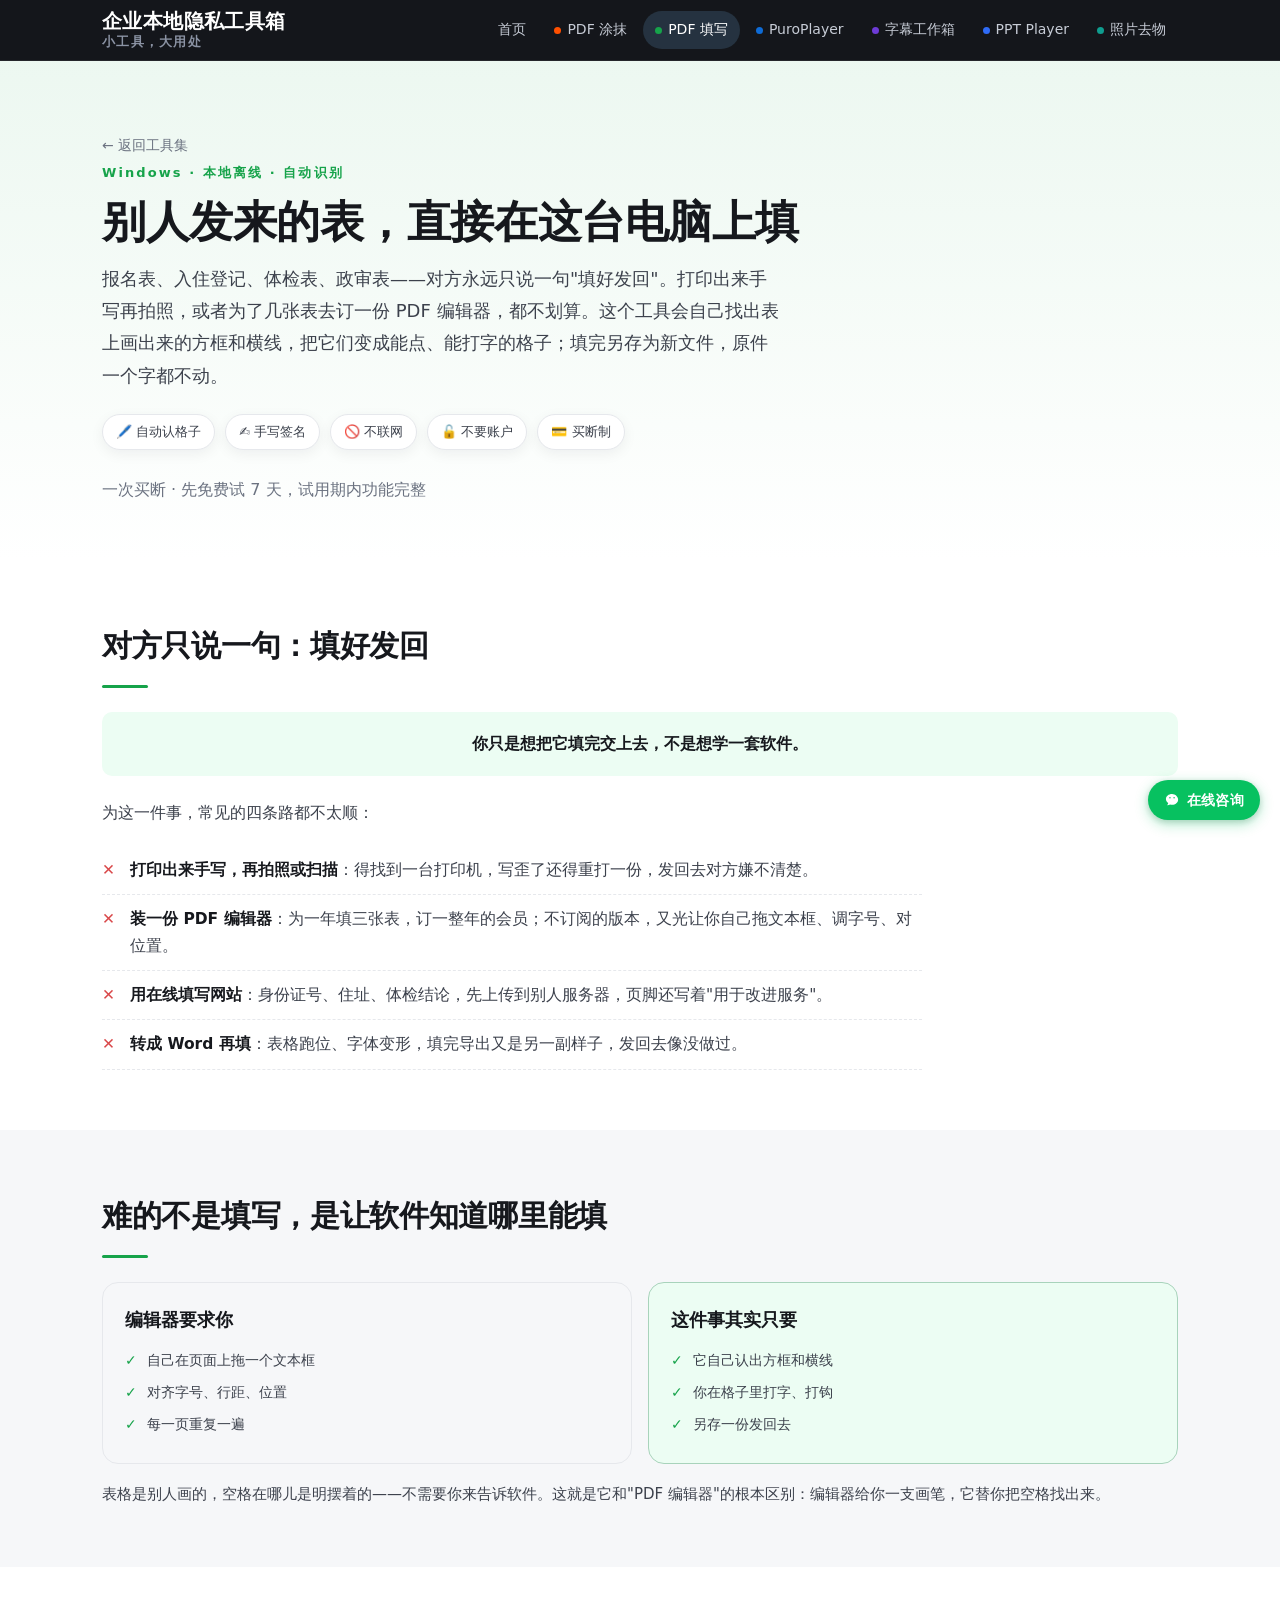
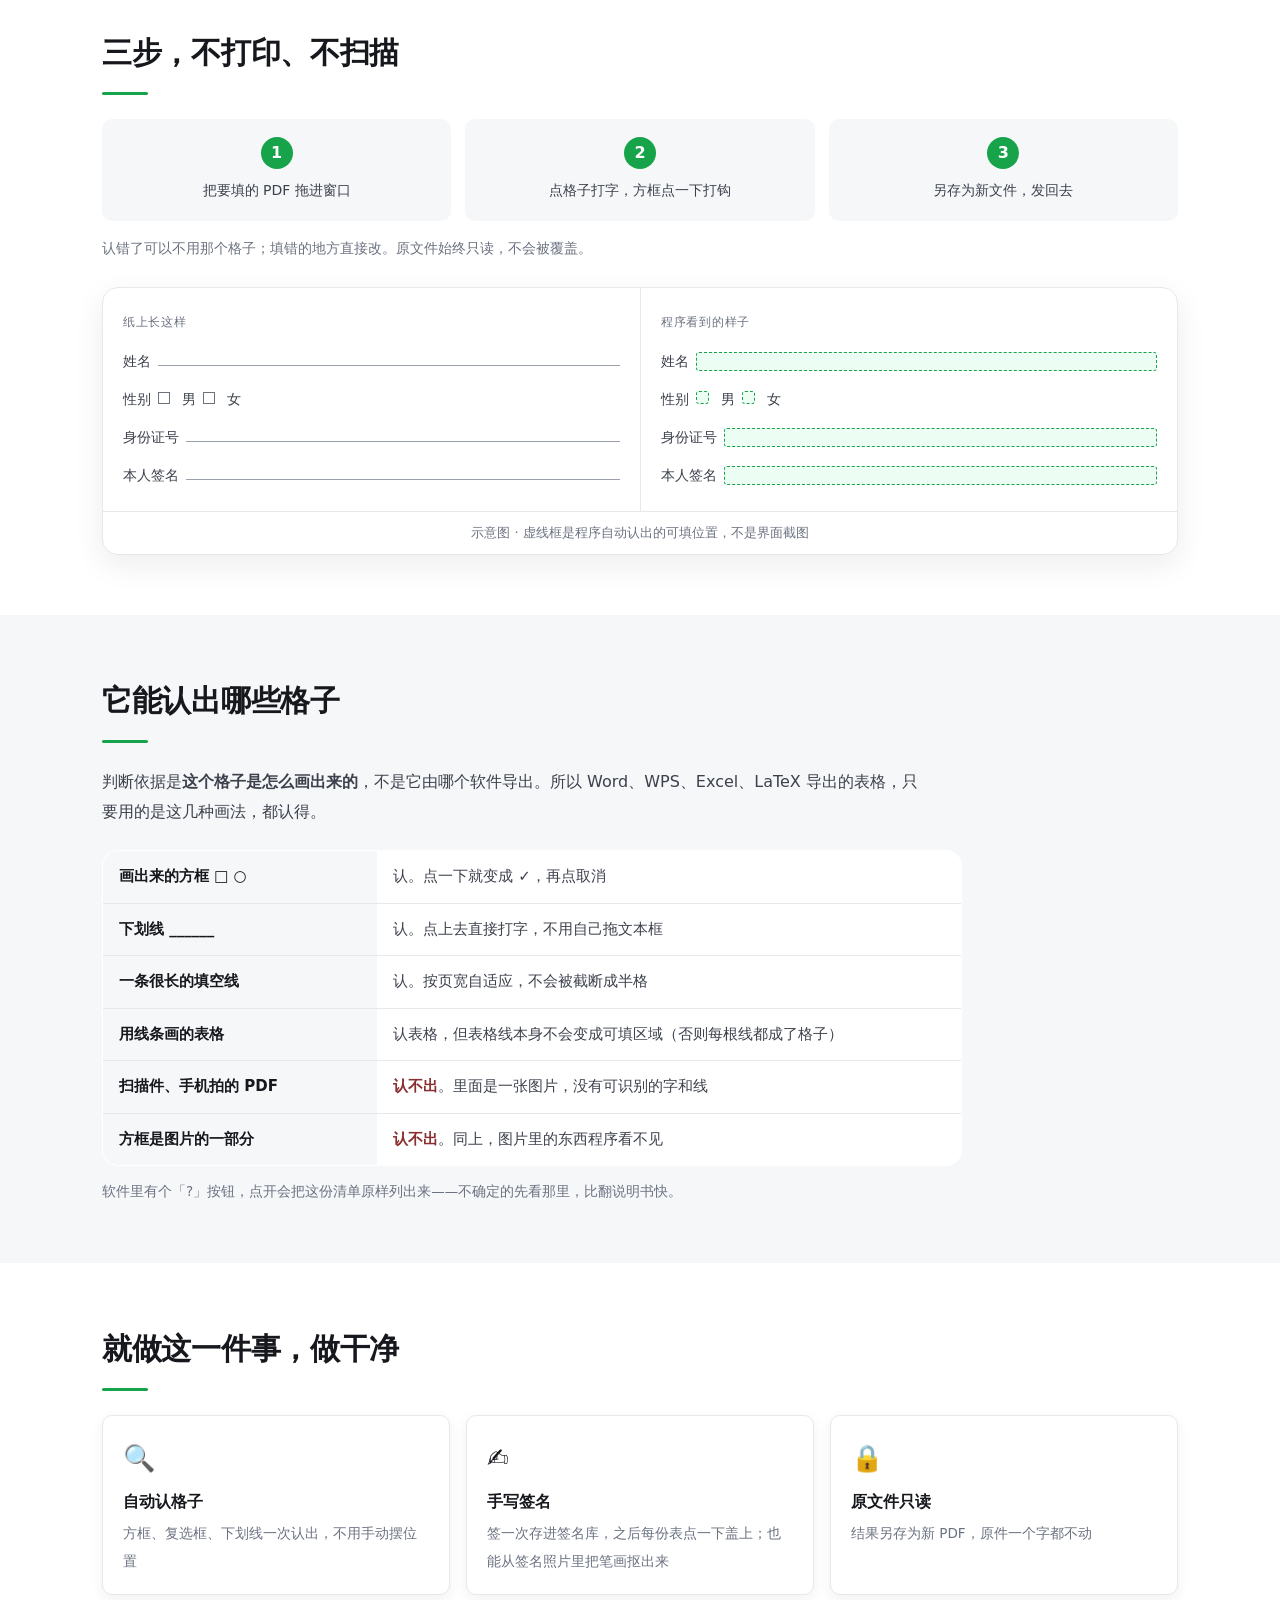
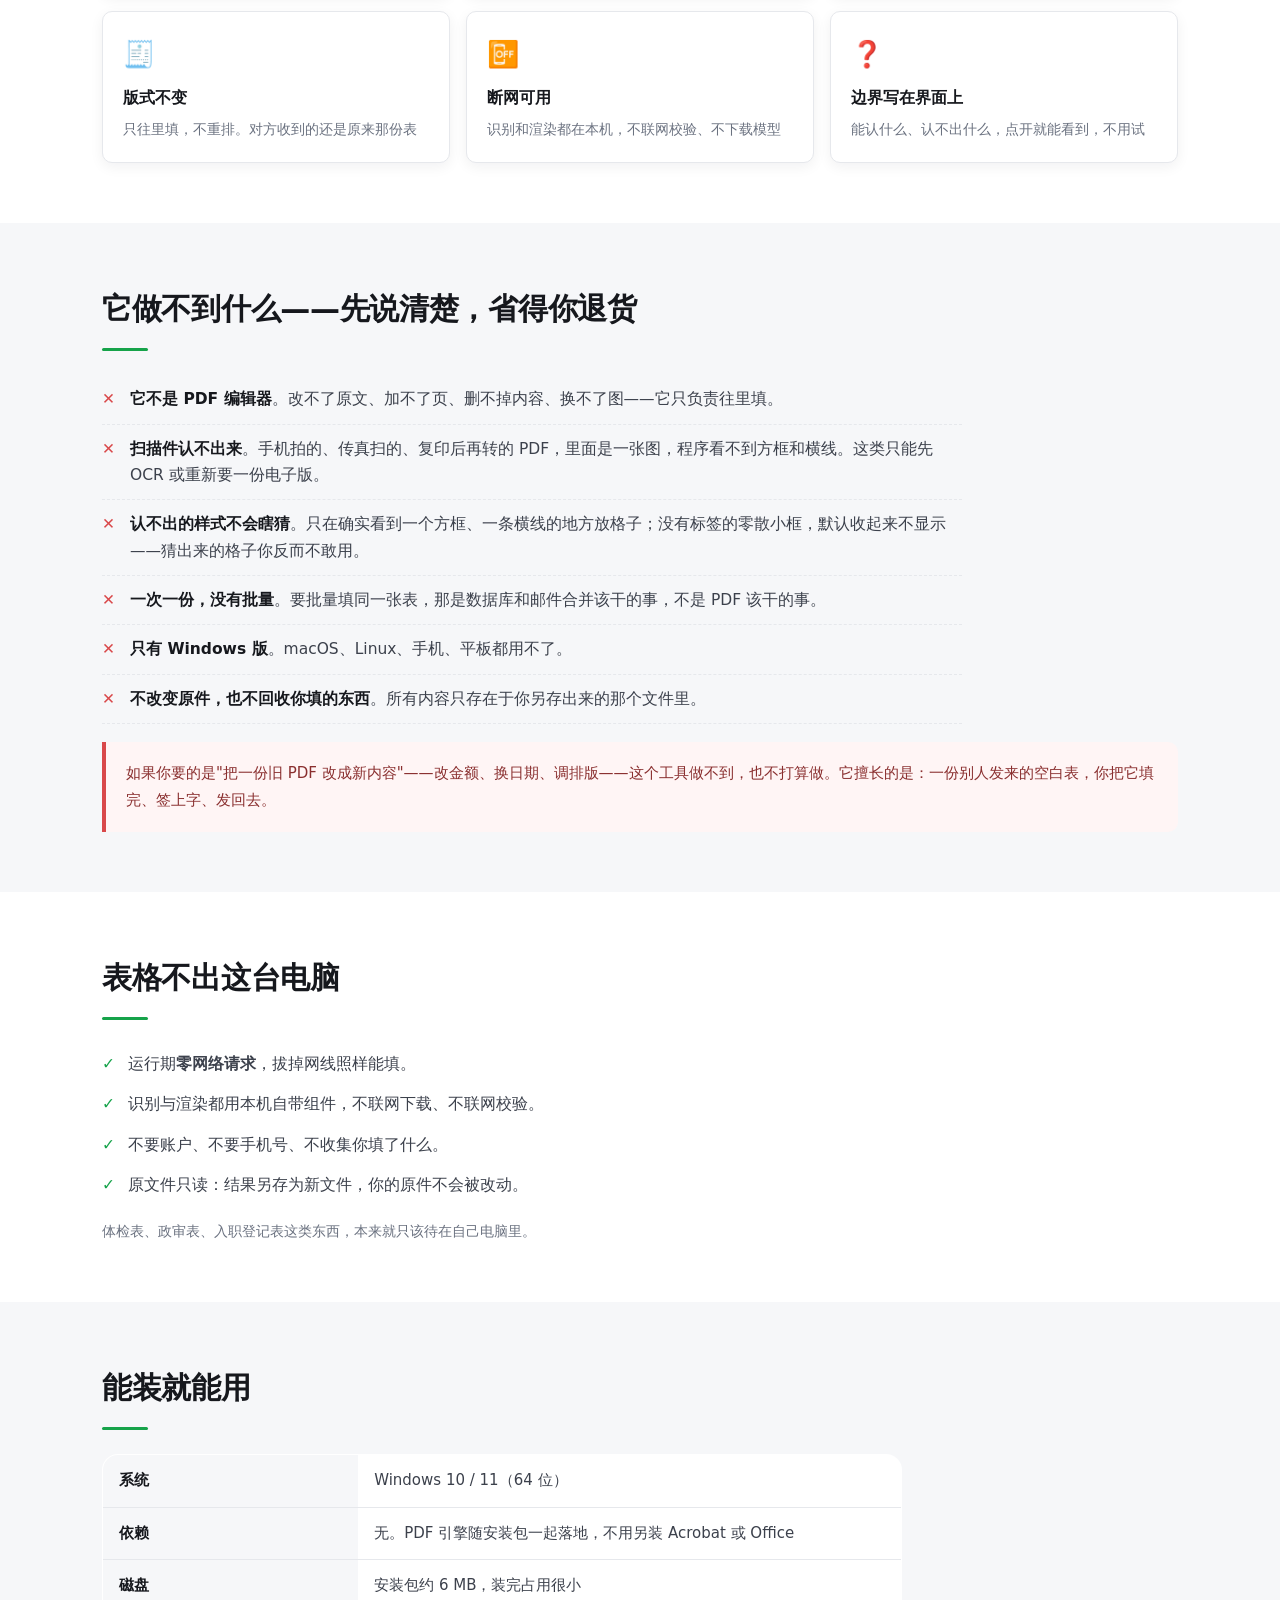
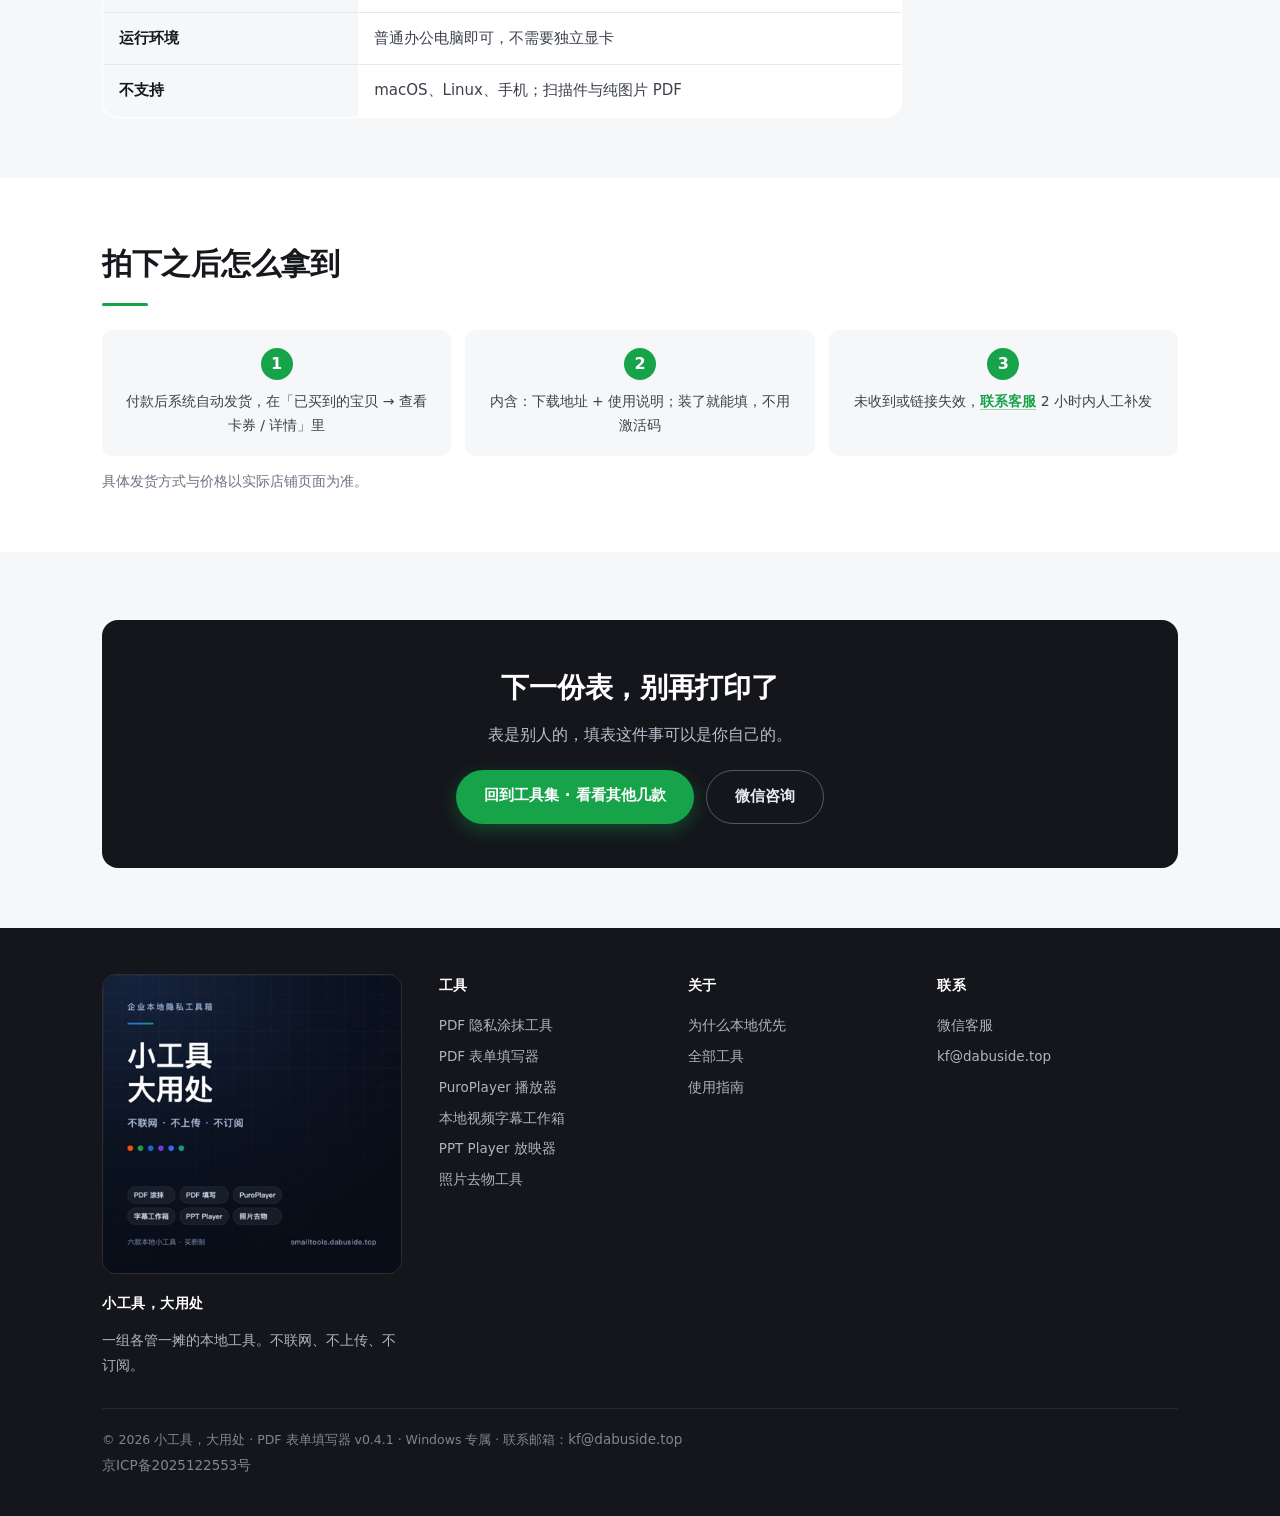
<file: products/pdf-form.html>
<!DOCTYPE html>
<html lang="zh-CN">
<head>
<meta charset="UTF-8">
<meta name="viewport" content="width=device-width, initial-scale=1.0">
<title>PDF 表单填写器 · 方框和下划线自动认出来，填完另存</title>
<meta name="description" content="Windows 本地 PDF 表单填写工具：把表上画出来的方框、复选框、下划线自动识别成可点可填的格子，支持手写签名，填完另存为新文件、原件只读。不联网、不上传、不要账户。买断制。">
<!-- 分享卡片：微信抓取页面内首张不小于 300×300 的 img 作缩略图，og 系列供 QQ/微博等使用 -->
<meta property="og:type" content="website">
<meta property="og:site_name" content="小工具，大用处">
<meta property="og:title" content="PDF 表单填写器 · 方框和下划线自动认出来，填完另存">
<meta property="og:description" content="Windows 本地 PDF 表单填写工具：把表上画出来的方框、复选框、下划线自动识别成可点可填的格子，支持手写签名，填完另存为新文件、原件只读。不联网、不上传、不要账户。买断制。">
<meta property="og:url" content="https://smalltools.dabuside.top/products/pdf-form.html">
<meta property="og:image" content="https://smalltools.dabuside.top/assets/img/share-cover.jpg">
<meta property="og:image:width" content="400">
<meta property="og:image:height" content="400">
<meta name="twitter:card" content="summary_large_image">
<meta name="twitter:image" content="https://smalltools.dabuside.top/assets/img/share-cover.jpg">
<link rel="image_src" href="https://smalltools.dabuside.top/assets/img/share-cover.jpg">

<link rel="stylesheet" href="../assets/site.css">
</head>
<body class="p-form">

<header class="site-header">
  <div class="bar">
    <a class="brand" href="../index.html"><span class="brand-top">企业本地隐私工具箱</span><span class="brand-sub">小工具，大用处</span></a>
    <nav class="nav">
      <a href="../index.html">首页</a>
      <a href="pdf-mask.html"><span class="swatch" style="background:#ff5000"></span>PDF 涂抹</a>
      <a href="pdf-form.html" class="active"><span class="swatch" style="background:#16a34a"></span>PDF 填写</a>
      <a href="puroplayer.html"><span class="swatch" style="background:#0e6bd6"></span>PuroPlayer</a>
      <a href="subtitle.html"><span class="swatch" style="background:#6d3bd6"></span>字幕工作箱</a>
      <a href="ppt-player.html"><span class="swatch" style="background:#2f6bf6"></span>PPT Player</a>
      <a href="koutu.html"><span class="swatch" style="background:#0f9d8f"></span>照片去物</a>
    </nav>
  </div>
</header>

<!-- Hero -->
<section class="page-hero">
  <div class="container">
    <a class="back-home" href="../index.html">← 返回工具集</a>
    <div class="eyebrow">Windows · 本地离线 · 自动识别</div>
    <h1>别人发来的表，直接在这台电脑上填</h1>
    <p class="lede">报名表、入住登记、体检表、政审表——对方永远只说一句"填好发回"。打印出来手写再拍照，或者为了几张表去订一份 PDF 编辑器，都不划算。这个工具会自己找出表上画出来的方框和横线，把它们变成能点、能打字的格子；填完另存为新文件，原件一个字都不动。</p>
    <div class="badges">
      <span>🖊️ 自动认格子</span><span>✍️ 手写签名</span><span>🚫 不联网</span><span>🔓 不要账户</span><span>💳 买断制</span>
    </div>
    <div class="price-now">一次买断 · 先免费试 7 天，试用期内功能完整</div>
  </div>
</section>

<!-- 痛点 -->
<section class="block">
  <div class="container">
    <h2>对方只说一句：填好发回</h2>
    <div class="accent-rule"></div>
    <div class="callout">你只是想把它填完交上去，不是想学一套软件。</div>
    <p style="font-size:16px;color:var(--ink-2);max-width:800px;line-height:1.85;margin-top:22px">为这一件事，常见的四条路都不太顺：</p>
    <ul class="ul-x" style="margin-top:18px;max-width:820px">
      <li><b>打印出来手写，再拍照或扫描</b>：得找到一台打印机，写歪了还得重打一份，发回去对方嫌不清楚。</li>
      <li><b>装一份 PDF 编辑器</b>：为一年填三张表，订一整年的会员；不订阅的版本，又光让你自己拖文本框、调字号、对位置。</li>
      <li><b>用在线填写网站</b>：身份证号、住址、体检结论，先上传到别人服务器，页脚还写着"用于改进服务"。</li>
      <li><b>转成 Word 再填</b>：表格跑位、字体变形，填完导出又是另一副样子，发回去像没做过。</li>
    </ul>
  </div>
</section>

<!-- 归因 -->
<section class="block section-soft">
  <div class="container">
    <h2>难的不是填写，是让软件知道哪里能填</h2>
    <div class="accent-rule"></div>
    <div class="two-col" style="margin-top:24px">
      <div class="tcol b"><h3>编辑器要求你</h3><ul>
        <li>自己在页面上拖一个文本框</li>
        <li>对齐字号、行距、位置</li>
        <li>每一页重复一遍</li>
      </ul></div>
      <div class="tcol a"><h3>这件事其实只要</h3><ul>
        <li>它自己认出方框和横线</li>
        <li>你在格子里打字、打钩</li>
        <li>另存一份发回去</li>
      </ul></div>
    </div>
    <p style="margin-top:18px;font-size:15px;color:var(--ink-2)">表格是别人画的，空格在哪儿是明摆着的——不需要你来告诉软件。这就是它和"PDF 编辑器"的根本区别：编辑器给你一支画笔，它替你把空格找出来。</p>
  </div>
</section>

<!-- 三步 + 示意图 -->
<section class="block">
  <div class="container">
    <h2>三步，不打印、不扫描</h2>
    <div class="accent-rule"></div>
    <div class="steps" style="margin-top:24px">
      <div class="step"><div class="n">1</div><p>把要填的 PDF 拖进窗口</p></div>
      <div class="step"><div class="n">2</div><p>点格子打字，方框点一下打钩</p></div>
      <div class="step"><div class="n">3</div><p>另存为新文件，发回去</p></div>
    </div>
    <p style="margin-top:16px;font-size:14px;color:var(--muted)">认错了可以不用那个格子；填错的地方直接改。原文件始终只读，不会被覆盖。</p>

    <div class="shot demo" style="margin-top:26px">
      <div class="panes">
        <div class="pane">
          <div class="lbl">纸上长这样</div>
          <div class="row"><span>姓名</span><span class="blank"></span></div>
          <div class="row"><span>性别</span><span class="box"></span><span>男</span><span class="box"></span><span>女</span></div>
          <div class="row"><span>身份证号</span><span class="blank"></span></div>
          <div class="row"><span>本人签名</span><span class="blank"></span></div>
        </div>
        <div class="pane">
          <div class="lbl">程序看到的样子</div>
          <div class="row"><span>姓名</span><span class="hit"></span></div>
          <div class="row"><span>性别</span><span class="hit-box"></span><span>男</span><span class="hit-box"></span><span>女</span></div>
          <div class="row"><span>身份证号</span><span class="hit"></span></div>
          <div class="row"><span>本人签名</span><span class="hit"></span></div>
        </div>
      </div>
      <div class="cap">示意图 · 虚线框是程序自动认出的可填位置，不是界面截图</div>
    </div>
  </div>
</section>

<!-- 能认什么 -->
<section class="block section-soft">
  <div class="container">
    <h2>它能认出哪些格子</h2>
    <div class="accent-rule"></div>
    <p style="font-size:16px;color:var(--ink-2);max-width:820px;line-height:1.85">判断依据是<b>这个格子是怎么画出来的</b>，不是它由哪个软件导出。所以 Word、WPS、Excel、LaTeX 导出的表格，只要用的是这几种画法，都认得。</p>
    <table class="spec" style="margin-top:24px;max-width:860px">
      <tr><th>画出来的方框 □ ○</th><td>认。点一下就变成 ✓，再点取消</td></tr>
      <tr><th>下划线 ______</th><td>认。点上去直接打字，不用自己拖文本框</td></tr>
      <tr><th>一条很长的填空线</th><td>认。按页宽自适应，不会被截断成半格</td></tr>
      <tr><th>用线条画的表格</th><td>认表格，但表格线本身不会变成可填区域（否则每根线都成了格子）</td></tr>
      <tr><th>扫描件、手机拍的 PDF</th><td><b style="color:#8a2f2f">认不出</b>。里面是一张图片，没有可识别的字和线</td></tr>
      <tr><th>方框是图片的一部分</th><td><b style="color:#8a2f2f">认不出</b>。同上，图片里的东西程序看不见</td></tr>
    </table>
    <p style="font-size:13.5px;color:var(--muted);margin-top:14px">软件里有个「?」按钮，点开会把这份清单原样列出来——不确定的先看那里，比翻说明书快。</p>
  </div>
</section>

<!-- 能力 -->
<section class="block">
  <div class="container">
    <h2>就做这一件事，做干净</h2>
    <div class="accent-rule"></div>
    <div class="feat-grid" style="margin-top:24px">
      <div class="feat"><div class="ic">🔍</div><b>自动认格子</b><span>方框、复选框、下划线一次认出，不用手动摆位置</span></div>
      <div class="feat"><div class="ic">✍️</div><b>手写签名</b><span>签一次存进签名库，之后每份表点一下盖上；也能从签名照片里把笔画抠出来</span></div>
      <div class="feat"><div class="ic">🔒</div><b>原文件只读</b><span>结果另存为新 PDF，原件一个字都不动</span></div>
      <div class="feat"><div class="ic">🧾</div><b>版式不变</b><span>只往里填，不重排。对方收到的还是原来那份表</span></div>
      <div class="feat"><div class="ic">📴</div><b>断网可用</b><span>识别和渲染都在本机，不联网校验、不下载模型</span></div>
      <div class="feat"><div class="ic">❓</div><b>边界写在界面上</b><span>能认什么、认不出什么，点开就能看到，不用试</span></div>
    </div>
  </div>
</section>

<!-- 诚实边界 -->
<section class="block section-soft">
  <div class="container">
    <h2>它做不到什么——先说清楚，省得你退货</h2>
    <div class="accent-rule"></div>
    <ul class="ul-x" style="max-width:860px;margin-top:20px">
      <li><b>它不是 PDF 编辑器</b>。改不了原文、加不了页、删不掉内容、换不了图——它只负责往里填。</li>
      <li><b>扫描件认不出来</b>。手机拍的、传真扫的、复印后再转的 PDF，里面是一张图，程序看不到方框和横线。这类只能先 OCR 或重新要一份电子版。</li>
      <li><b>认不出的样式不会瞎猜</b>。只在确实看到一个方框、一条横线的地方放格子；没有标签的零散小框，默认收起来不显示——猜出来的格子你反而不敢用。</li>
      <li><b>一次一份，没有批量</b>。要批量填同一张表，那是数据库和邮件合并该干的事，不是 PDF 该干的事。</li>
      <li><b>只有 Windows 版</b>。macOS、Linux、手机、平板都用不了。</li>
      <li><b>不改变原件，也不回收你填的东西</b>。所有内容只存在于你另存出来的那个文件里。</li>
    </ul>
    <div class="warn-note" style="margin-top:18px">如果你要的是"把一份旧 PDF 改成新内容"——改金额、换日期、调排版——这个工具做不到，也不打算做。它擅长的是：一份别人发来的空白表，你把它填完、签上字、发回去。</div>
  </div>
</section>

<!-- 隐私 -->
<section class="block">
  <div class="container">
    <h2>表格不出这台电脑</h2>
    <div class="accent-rule"></div>
    <ul class="ul-clean" style="max-width:820px;margin-top:20px">
      <li>运行期<strong>零网络请求</strong>，拔掉网线照样能填。</li>
      <li>识别与渲染都用本机自带组件，不联网下载、不联网校验。</li>
      <li>不要账户、不要手机号、不收集你填了什么。</li>
      <li>原文件只读：结果另存为新文件，你的原件不会被改动。</li>
    </ul>
    <p style="font-size:13.5px;color:var(--muted);margin-top:14px">体检表、政审表、入职登记表这类东西，本来就只该待在自己电脑里。</p>
  </div>
</section>

<!-- 系统要求 -->
<section class="block section-soft">
  <div class="container">
    <h2>能装就能用</h2>
    <div class="accent-rule"></div>
    <table class="spec" style="margin-top:24px;max-width:800px">
      <tr><th>系统</th><td>Windows 10 / 11（64 位）</td></tr>
      <tr><th>依赖</th><td>无。PDF 引擎随安装包一起落地，不用另装 Acrobat 或 Office</td></tr>
      <tr><th>磁盘</th><td>安装包约 6 MB，装完占用很小</td></tr>
      <tr><th>运行环境</th><td>普通办公电脑即可，不需要独立显卡</td></tr>
      <tr><th>不支持</th><td>macOS、Linux、手机；扫描件与纯图片 PDF</td></tr>
    </table>
  </div>
</section>

<!-- 交付 -->
<section class="block" id="buy">
  <div class="container">
    <h2>拍下之后怎么拿到</h2>
    <div class="accent-rule"></div>
    <div class="steps" style="margin-top:24px">
      <div class="step"><div class="n">1</div><p>付款后系统自动发货，在「已买到的宝贝 → 查看卡券 / 详情」里</p></div>
      <div class="step"><div class="n">2</div><p>内含：下载地址 + 使用说明；装了就能填，不用激活码</p></div>
      <div class="step"><div class="n">3</div><p>未收到或链接失效，<a class="inline-link" href="https://work.weixin.qq.com/kfid/kfc93ea03d06a71cab2" target="_blank" rel="noopener">联系客服</a> 2 小时内人工补发</p></div>
    </div>
    <p style="font-size:13.5px;color:var(--muted);margin-top:14px">具体发货方式与价格以实际店铺页面为准。</p>
  </div>
</section>

<!-- CTA -->
<section class="block section-soft">
  <div class="container">
    <div class="page-cta">
      <h2>下一份表，别再打印了</h2>
      <p>表是别人的，填表这件事可以是你自己的。</p>
      <div class="btns">
        <a class="btn btn-primary" href="../index.html#products">回到工具集 · 看看其他几款</a>
        <a class="btn btn-wechat" href="https://work.weixin.qq.com/kfid/kfc93ea03d06a71cab2" target="_blank" rel="noopener">微信咨询</a>
      </div>
    </div>
  </div>
</section>

<footer class="site-footer">
  <div class="container">
    <div class="cols">
      <div><img class="footer-mark" src="../assets/img/share-cover.jpg" alt="小工具，大用处 · 六款本地小工具" width="400" height="400" decoding="async"><h4>小工具，大用处</h4><p class="lead">一组各管一摊的本地工具。不联网、不上传、不订阅。</p></div>
      <div>
        <h4>工具</h4>
        <a href="pdf-mask.html">PDF 隐私涂抹工具</a>
        <a href="pdf-form.html">PDF 表单填写器</a>
        <a href="puroplayer.html">PuroPlayer 播放器</a>
        <a href="subtitle.html">本地视频字幕工作箱</a>
        <a href="ppt-player.html">PPT Player 放映器</a>
        <a href="koutu.html">照片去物工具</a>
      </div>
      <div><h4>关于</h4><a href="../index.html#why">为什么本地优先</a><a href="../index.html#products">全部工具</a><a href="../index.html#guides">使用指南</a></div>
      <div>
        <h4>联系</h4>
        <a href="https://work.weixin.qq.com/kfid/kfc93ea03d06a71cab2" target="_blank" rel="noopener">微信客服</a>
        <a href="mailto:kf@dabuside.top">kf@dabuside.top</a>
      </div>
    </div>
    <div class="copy">© 2026 小工具，大用处 · PDF 表单填写器 v0.4.1 · Windows 专属 · 联系邮箱：<a href="mailto:kf@dabuside.top" style="color:#7e8694;text-decoration:none">kf@dabuside.top</a><br>
      <a href="https://beian.miit.gov.cn/" target="_blank" rel="noopener" style="color:#7e8694;text-decoration:none">京ICP备2025122553号</a></div>
  </div>
</footer>

<!-- 悬浮微信客服：跳转企业微信客服会话（PC 端为扫码引导页） -->
<a class="wxkf-fab" href="https://work.weixin.qq.com/kfid/kfc93ea03d06a71cab2" target="_blank" rel="noopener" aria-label="在线咨询：微信扫码联系客服">
  <svg viewBox="0 0 24 24" aria-hidden="true" fill="currentColor"><path d="M12.04 3C6.98 3 2.9 6.4 2.9 10.6c0 2.36 1.34 4.47 3.45 5.87-.18.95-.66 2.06-1.43 2.94-.2.23-.03.6.28.58 1.55-.14 2.94-.78 3.87-1.32.94.26 1.94.4 2.97.4 5.06 0 9.14-3.4 9.14-7.6S17.1 3 12.04 3Zm-3.1 4.63a1.13 1.13 0 1 1 0 2.26 1.13 1.13 0 0 1 0-2.26Zm6.2 0a1.13 1.13 0 1 1 0 2.26 1.13 1.13 0 0 1 0-2.26Z"/></svg>
  <span>在线咨询</span>
</a>

</body>
</html>
</file>
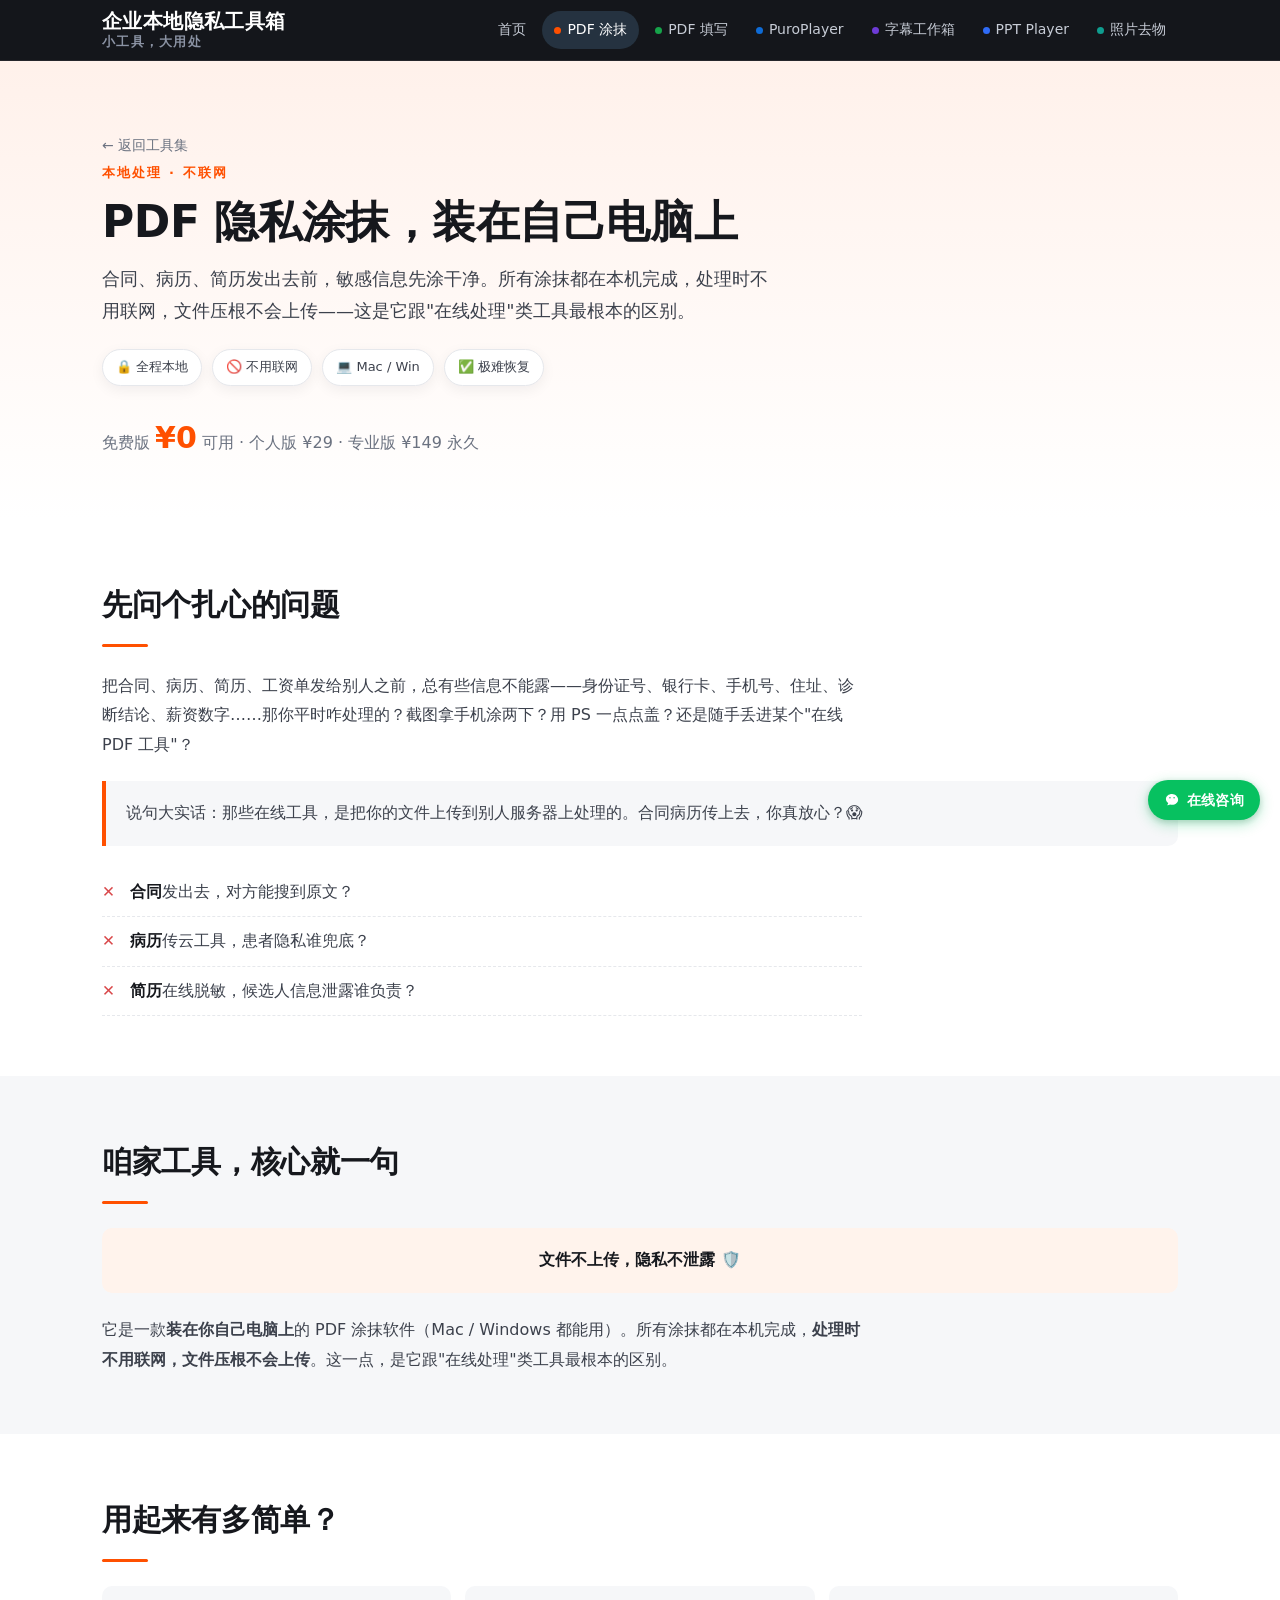
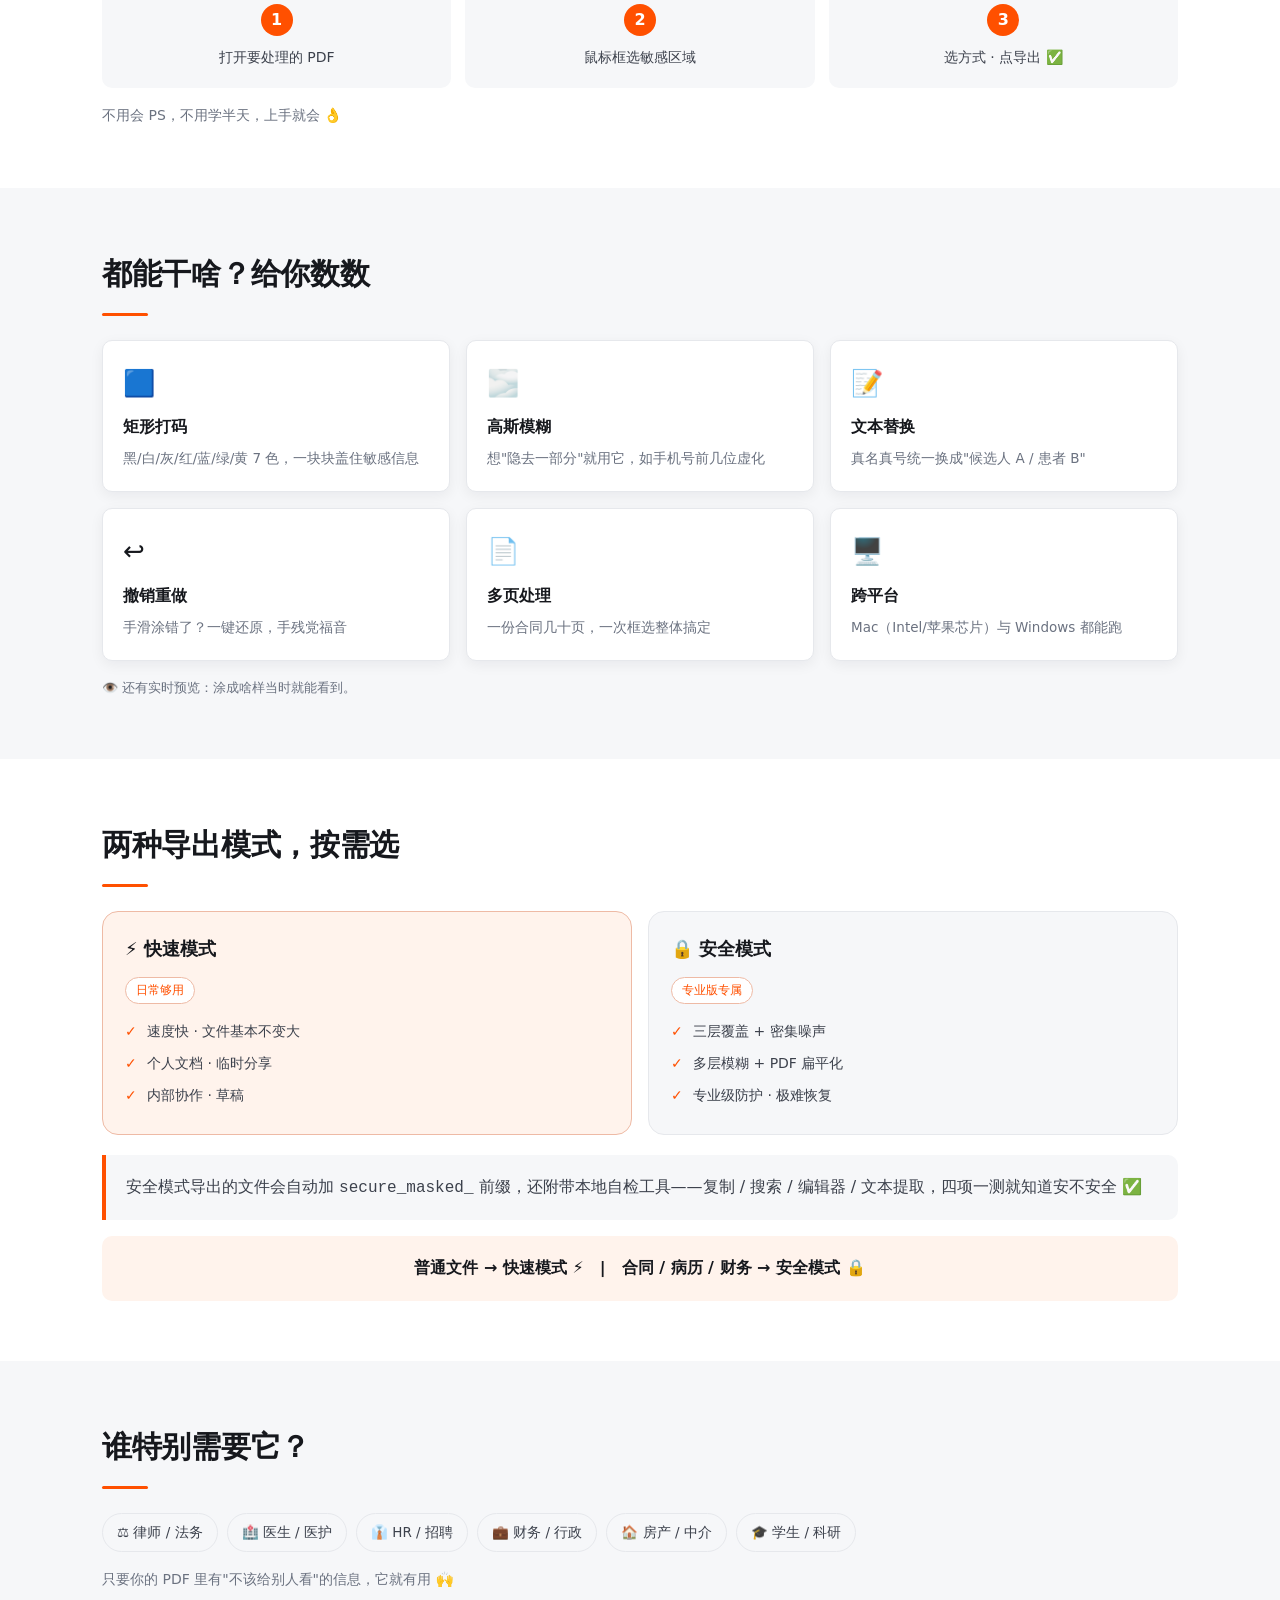
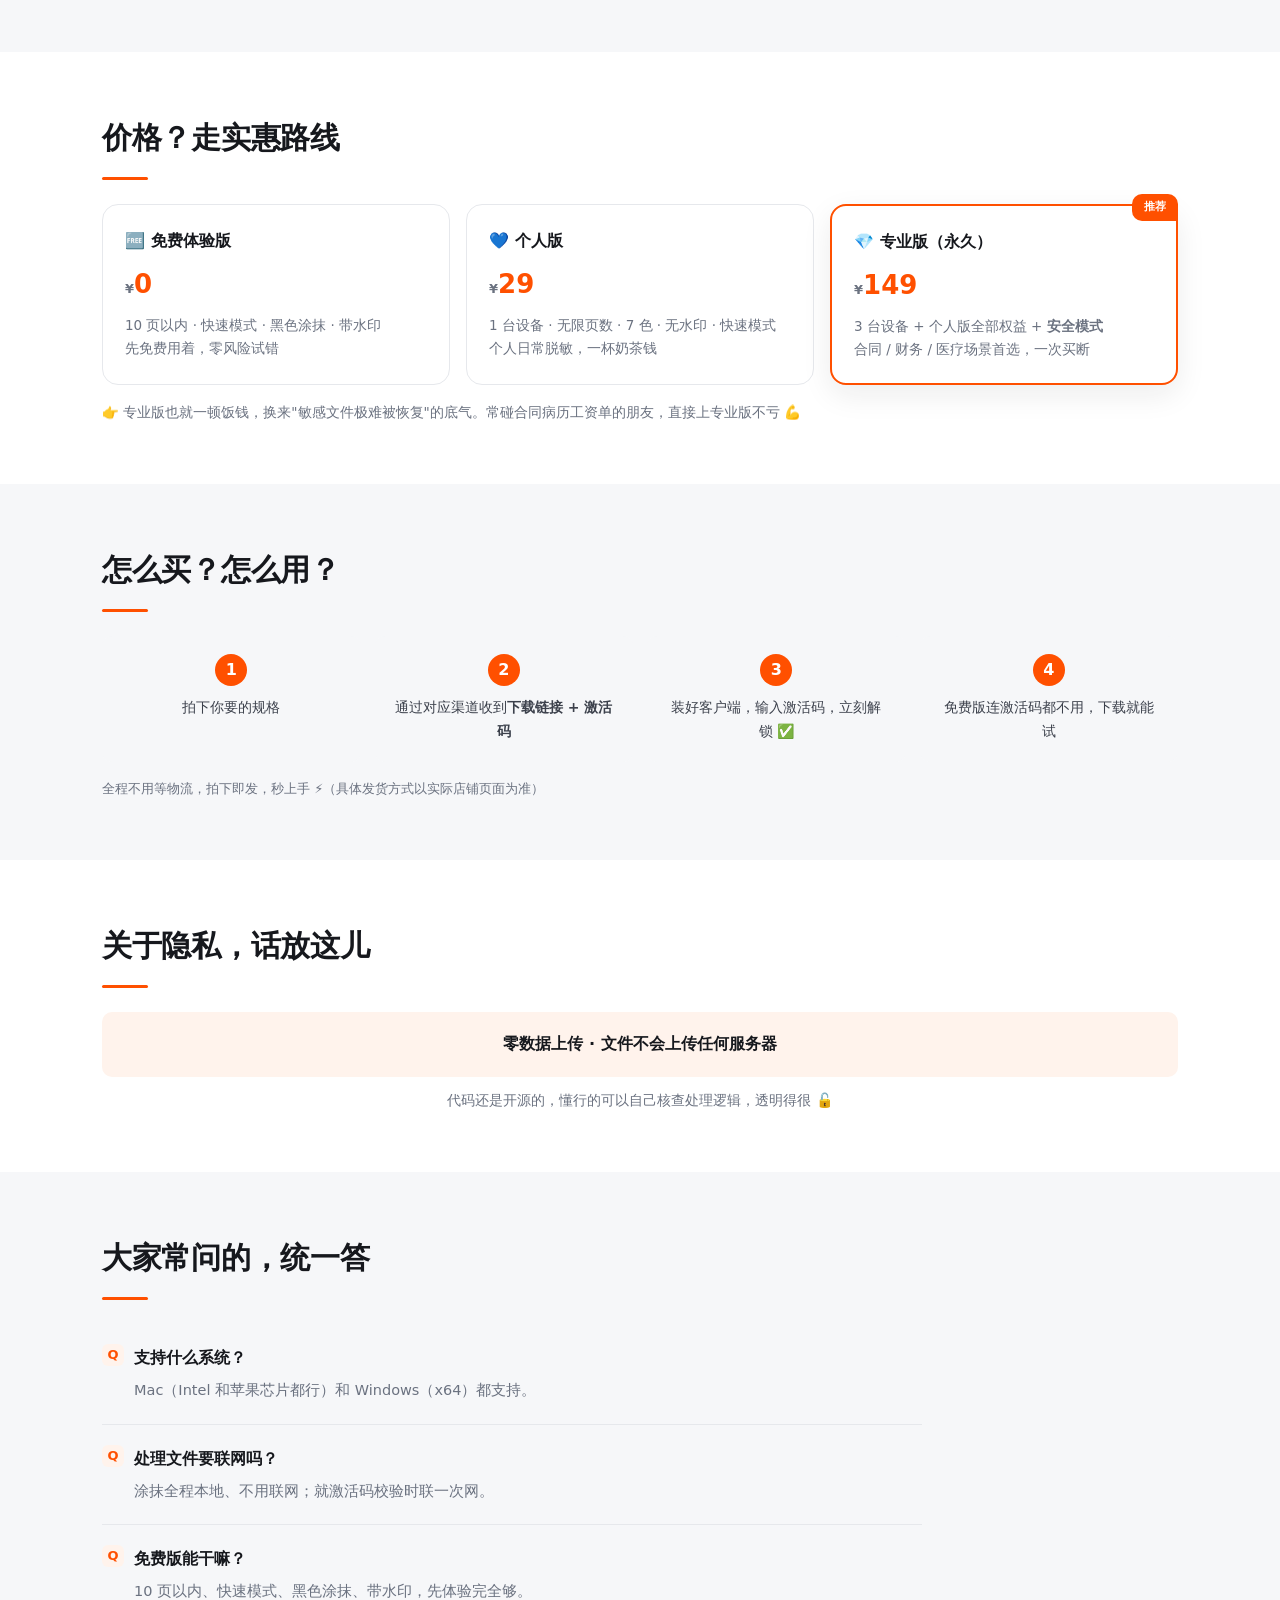
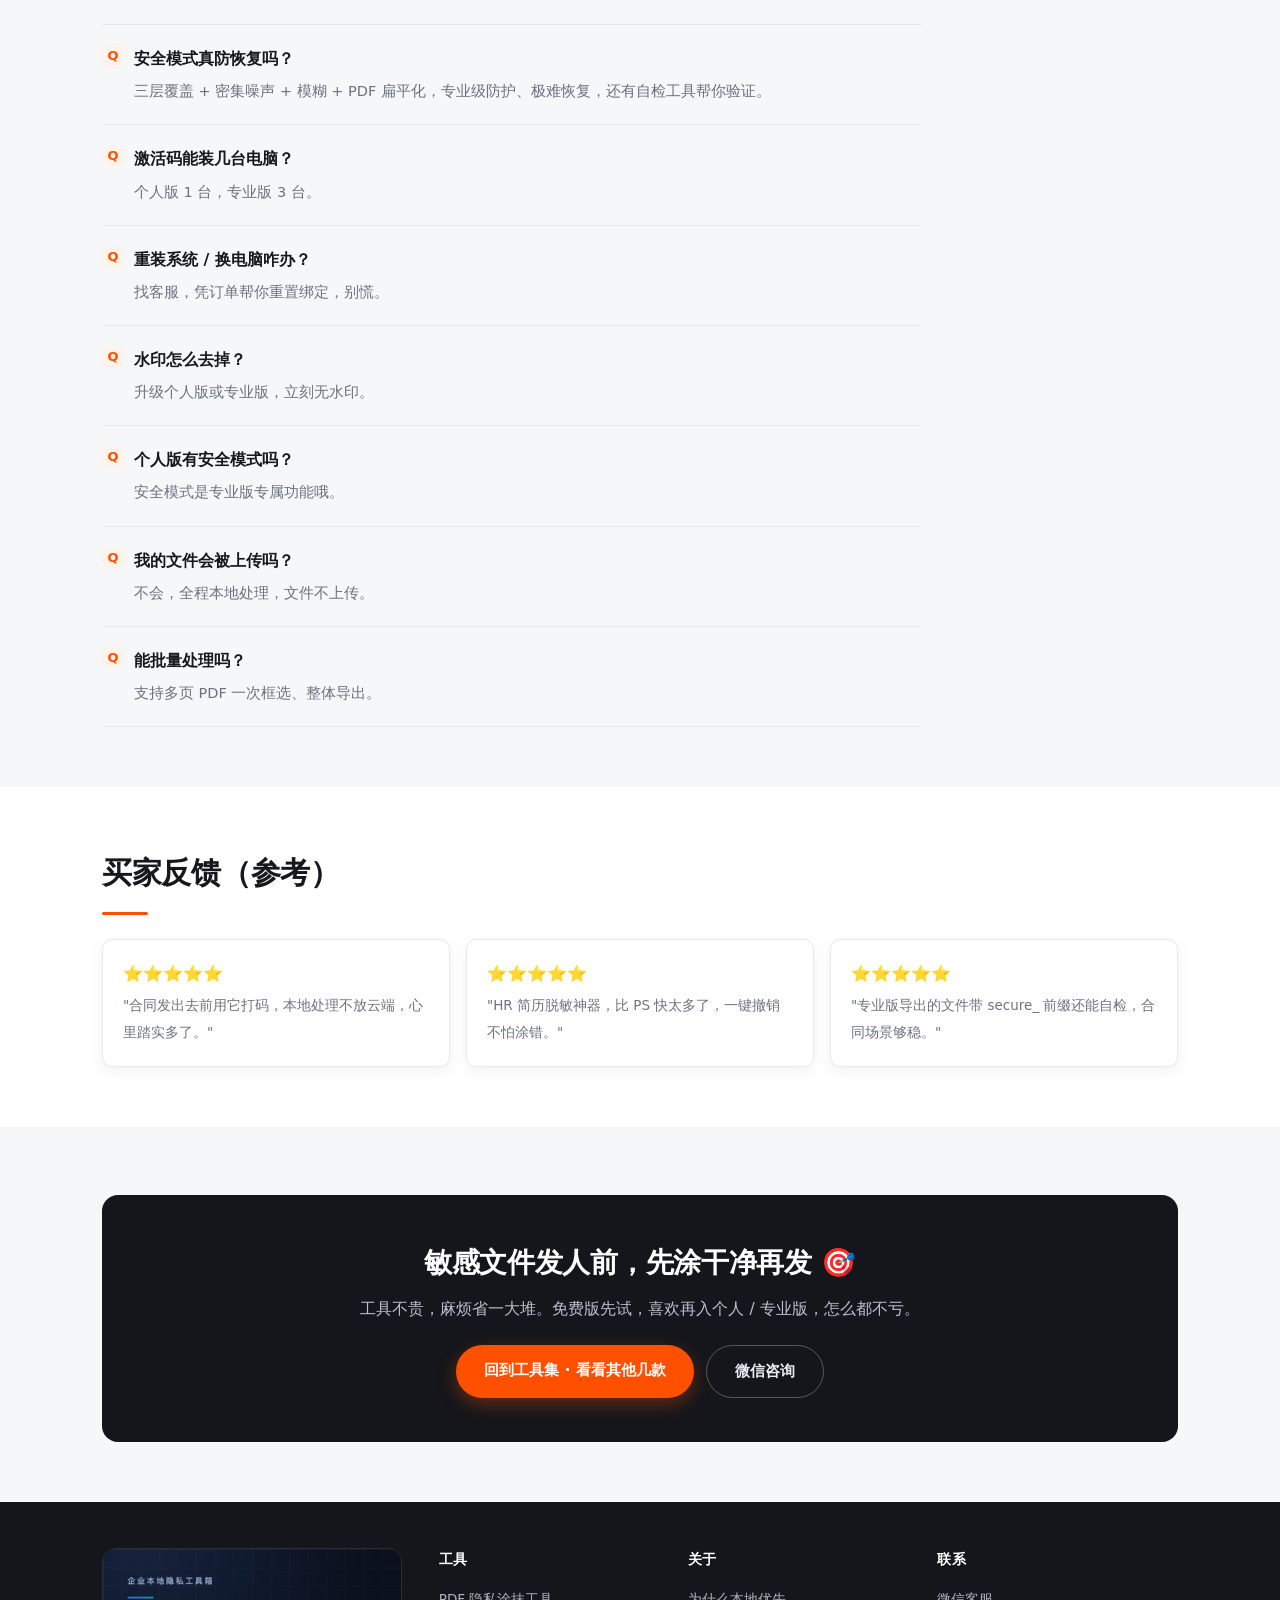
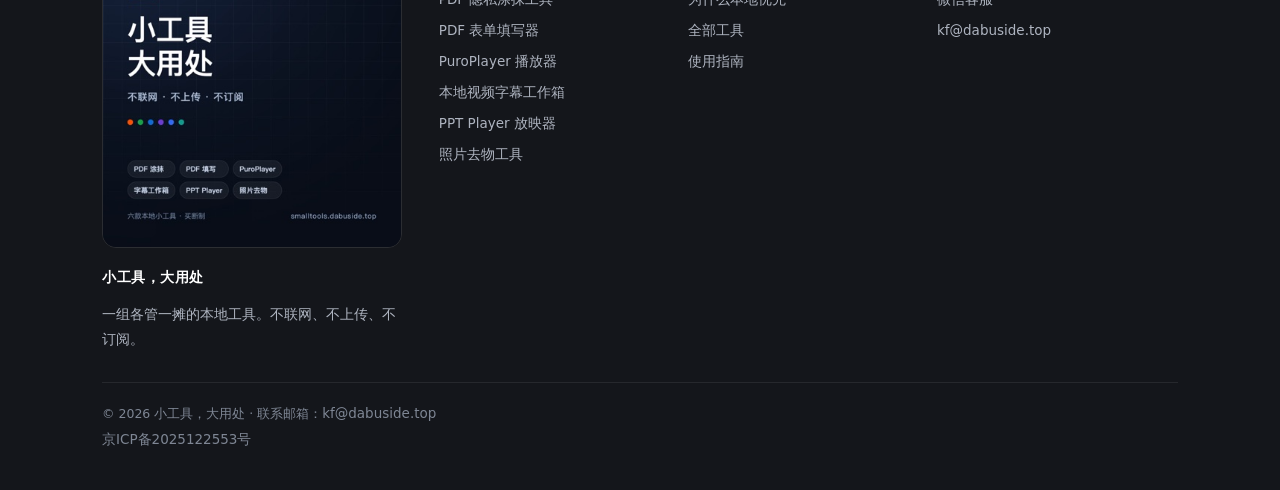
<file: products/pdf-mask.html>
<!DOCTYPE html>
<html lang="zh-CN">
<head>
<meta charset="UTF-8">
<meta name="viewport" content="width=device-width, initial-scale=1.0">
<title>PDF 隐私涂抹工具 · 本地处理不联网</title>
<meta name="description" content="装在自己电脑上的 PDF 涂抹工具，合同/病历/简历脱敏，全程本地、不联网、不上传。免费版¥0可用，专业版¥149永久。">
<!-- 分享卡片：微信抓取页面内首张不小于 300×300 的 img 作缩略图，og 系列供 QQ/微博等使用 -->
<meta property="og:type" content="website">
<meta property="og:site_name" content="小工具，大用处">
<meta property="og:title" content="PDF 隐私涂抹工具 · 本地处理不联网">
<meta property="og:description" content="装在自己电脑上的 PDF 涂抹工具，合同/病历/简历脱敏，全程本地、不联网、不上传。免费版¥0可用，专业版¥149永久。">
<meta property="og:url" content="https://smalltools.dabuside.top/products/pdf-mask.html">
<meta property="og:image" content="https://smalltools.dabuside.top/assets/img/share-cover.jpg">
<meta property="og:image:width" content="400">
<meta property="og:image:height" content="400">
<meta name="twitter:card" content="summary_large_image">
<meta name="twitter:image" content="https://smalltools.dabuside.top/assets/img/share-cover.jpg">
<link rel="image_src" href="https://smalltools.dabuside.top/assets/img/share-cover.jpg">

<link rel="stylesheet" href="../assets/site.css">
</head>
<body class="p-pdf">

<header class="site-header">
  <div class="bar">
    <a class="brand" href="../index.html"><span class="brand-top">企业本地隐私工具箱</span><span class="brand-sub">小工具，大用处</span></a>
    <nav class="nav">
      <a href="../index.html">首页</a>
      <a href="pdf-mask.html" class="active"><span class="swatch" style="background:#ff5000"></span>PDF 涂抹</a>
      <a href="pdf-form.html"><span class="swatch" style="background:#16a34a"></span>PDF 填写</a>
      <a href="puroplayer.html"><span class="swatch" style="background:#0e6bd6"></span>PuroPlayer</a>
      <a href="subtitle.html"><span class="swatch" style="background:#6d3bd6"></span>字幕工作箱</a>
      <a href="ppt-player.html"><span class="swatch" style="background:#2f6bf6"></span>PPT Player</a>
      <a href="koutu.html"><span class="swatch" style="background:#0f9d8f"></span>照片去物</a>
    </nav>
  </div>
</header>

<!-- Hero -->
<section class="page-hero">
  <div class="container">
    <a class="back-home" href="../index.html">← 返回工具集</a>
    <div class="eyebrow">本地处理 · 不联网</div>
    <h1>PDF 隐私涂抹，装在自己电脑上</h1>
    <p class="lede">合同、病历、简历发出去前，敏感信息先涂干净。所有涂抹都在本机完成，处理时不用联网，文件压根不会上传——这是它跟"在线处理"类工具最根本的区别。</p>
    <div class="badges">
      <span>🔒 全程本地</span><span>🚫 不用联网</span><span>💻 Mac / Win</span><span>✅ 极难恢复</span>
    </div>
    <div class="price-now">免费版 <b>¥0</b> 可用 · 个人版 ¥29 · 专业版 ¥149 永久</div>
  </div>
</section>

<!-- 痛点 -->
<section class="block">
  <div class="container">
    <h2>先问个扎心的问题</h2>
    <div class="accent-rule"></div>
    <p style="font-size:16px;color:var(--ink-2);max-width:760px;line-height:1.85">把合同、病历、简历、工资单发给别人之前，总有些信息不能露——身份证号、银行卡、手机号、住址、诊断结论、薪资数字……那你平时咋处理的？截图拿手机涂两下？用 PS 一点点盖？还是随手丢进某个"在线 PDF 工具"？</p>
    <div class="quote-card" style="margin-top:22px">说句大实话：那些在线工具，是把你的文件上传到别人服务器上处理的。合同病历传上去，你真放心？😱</div>
    <ul class="ul-x" style="margin-top:22px;max-width:760px">
      <li><b>合同</b>发出去，对方能搜到原文？</li>
      <li><b>病历</b>传云工具，患者隐私谁兜底？</li>
      <li><b>简历</b>在线脱敏，候选人信息泄露谁负责？</li>
    </ul>
  </div>
</section>

<!-- 核心卖点 -->
<section class="block section-soft">
  <div class="container">
    <h2>咱家工具，核心就一句</h2>
    <div class="accent-rule"></div>
    <div class="callout">文件不上传，隐私不泄露 🛡️</div>
    <p style="font-size:16px;color:var(--ink-2);max-width:760px;line-height:1.85;margin-top:22px">它是一款<strong>装在你自己电脑上</strong>的 PDF 涂抹软件（Mac / Windows 都能用）。所有涂抹都在本机完成，<strong>处理时不用联网，文件压根不会上传</strong>。这一点，是它跟"在线处理"类工具最根本的区别。</p>
  </div>
</section>

<!-- 三步 -->
<section class="block">
  <div class="container">
    <h2>用起来有多简单？</h2>
    <div class="accent-rule"></div>
    <div class="steps" style="margin-top:24px">
      <div class="step"><div class="n">1</div><p>打开要处理的 PDF</p></div>
      <div class="step"><div class="n">2</div><p>鼠标框选敏感区域</p></div>
      <div class="step"><div class="n">3</div><p>选方式 · 点导出 ✅</p></div>
    </div>
    <p style="margin-top:16px;font-size:14px;color:var(--muted)">不用会 PS，不用学半天，上手就会 👌</p>
  </div>
</section>

<!-- 功能六格 -->
<section class="block section-soft">
  <div class="container">
    <h2>都能干啥？给你数数</h2>
    <div class="accent-rule"></div>
    <div class="feat-grid" style="margin-top:24px">
      <div class="feat"><div class="ic">🟦</div><b>矩形打码</b><span>黑/白/灰/红/蓝/绿/黄 7 色，一块块盖住敏感信息</span></div>
      <div class="feat"><div class="ic">🌫️</div><b>高斯模糊</b><span>想"隐去一部分"就用它，如手机号前几位虚化</span></div>
      <div class="feat"><div class="ic">📝</div><b>文本替换</b><span>真名真号统一换成"候选人 A / 患者 B"</span></div>
      <div class="feat"><div class="ic">↩️</div><b>撤销重做</b><span>手滑涂错了？一键还原，手残党福音</span></div>
      <div class="feat"><div class="ic">📄</div><b>多页处理</b><span>一份合同几十页，一次框选整体搞定</span></div>
      <div class="feat"><div class="ic">🖥️</div><b>跨平台</b><span>Mac（Intel/苹果芯片）与 Windows 都能跑</span></div>
    </div>
    <p style="margin-top:16px;font-size:13px;color:var(--muted)">👁️ 还有实时预览：涂成啥样当时就能看到。</p>
  </div>
</section>

<!-- 双模式 -->
<section class="block">
  <div class="container">
    <h2>两种导出模式，按需选</h2>
    <div class="accent-rule"></div>
    <div class="two-col" style="margin-top:24px">
      <div class="tcol a">
        <h3>⚡ 快速模式</h3>
        <span class="tag">日常够用</span>
        <ul>
          <li>速度快 · 文件基本不变大</li>
          <li>个人文档 · 临时分享</li>
          <li>内部协作 · 草稿</li>
        </ul>
      </div>
      <div class="tcol b">
        <h3>🔒 安全模式</h3>
        <span class="tag">专业版专属</span>
        <ul>
          <li>三层覆盖 + 密集噪声</li>
          <li>多层模糊 + PDF 扁平化</li>
          <li>专业级防护 · 极难恢复</li>
        </ul>
      </div>
    </div>
    <div class="quote-card" style="margin-top:20px">安全模式导出的文件会自动加 <code>secure_masked_</code> 前缀，还附带本地自检工具——复制 / 搜索 / 编辑器 / 文本提取，四项一测就知道安不安全 ✅</div>
    <div class="callout" style="margin-top:16px">普通文件 → 快速模式 ⚡　|　合同 / 病历 / 财务 → 安全模式 🔒</div>
  </div>
</section>

<!-- 人群 -->
<section class="block section-soft">
  <div class="container">
    <h2>谁特别需要它？</h2>
    <div class="accent-rule"></div>
    <div class="tagrow" style="margin-top:22px">
      <span>⚖️ 律师 / 法务</span><span>🏥 医生 / 医护</span><span>👔 HR / 招聘</span>
      <span>💼 财务 / 行政</span><span>🏠 房产 / 中介</span><span>🎓 学生 / 科研</span>
    </div>
    <p style="margin-top:16px;font-size:14px;color:var(--muted)">只要你的 PDF 里有"不该给别人看"的信息，它就有用 🙌</p>
  </div>
</section>

<!-- 价格三档 -->
<section class="block">
  <div class="container">
    <h2>价格？走实惠路线</h2>
    <div class="accent-rule"></div>
    <div class="plans" style="margin-top:24px">
      <div class="plan">
        <div class="name">🆓 免费体验版</div>
        <div class="price"><small>¥</small>0</div>
        <div class="desc">10 页以内 · 快速模式 · 黑色涂抹 · 带水印<br>先免费用着，零风险试错</div>
      </div>
      <div class="plan">
        <div class="name">💙 个人版</div>
        <div class="price"><small>¥</small>29</div>
        <div class="desc">1 台设备 · 无限页数 · 7 色 · 无水印 · 快速模式<br>个人日常脱敏，一杯奶茶钱</div>
      </div>
      <div class="plan hot">
        <div class="ribbon">推荐</div>
        <div class="name">💎 专业版（永久）</div>
        <div class="price"><small>¥</small>149</div>
        <div class="desc">3 台设备 + 个人版全部权益 + <b>安全模式</b><br>合同 / 财务 / 医疗场景首选，一次买断</div>
      </div>
    </div>
    <p style="margin-top:16px;font-size:13.5px;color:var(--muted)">👉 专业版也就一顿饭钱，换来"敏感文件极难被恢复"的底气。常碰合同病历工资单的朋友，直接上专业版不亏 💪</p>
  </div>
</section>

<!-- 购买与交付 -->
<section class="block section-soft">
  <div class="container">
    <h2>怎么买？怎么用？</h2>
    <div class="accent-rule"></div>
    <div class="steps" style="margin-top:24px">
      <div class="step"><div class="n">1</div><p>拍下你要的规格</p></div>
      <div class="step"><div class="n">2</div><p>通过对应渠道收到<strong>下载链接 + 激活码</strong></p></div>
      <div class="step"><div class="n">3</div><p>装好客户端，输入激活码，立刻解锁 ✅</p></div>
      <div class="step"><div class="n">4</div><p>免费版连激活码都不用，下载就能试</p></div>
    </div>
    <p style="margin-top:16px;font-size:13px;color:var(--muted)">全程不用等物流，拍下即发，秒上手 ⚡（具体发货方式以实际店铺页面为准）</p>
  </div>
</section>

<!-- 隐私承诺 -->
<section class="block">
  <div class="container">
    <h2>关于隐私，话放这儿</h2>
    <div class="accent-rule"></div>
    <div class="callout" style="margin-top:20px">零数据上传 · 文件不会上传任何服务器</div>
    <p style="text-align:center;font-size:14px;color:var(--muted);margin-top:12px">代码还是开源的，懂行的可以自己核查处理逻辑，透明得很 🔓</p>
  </div>
</section>

<!-- FAQ -->
<section class="block section-soft">
  <div class="container">
    <h2>大家常问的，统一答</h2>
    <div class="accent-rule"></div>
    <div class="faq" style="margin-top:24px">
      <div class="item"><div class="q">支持什么系统？</div><div class="a">Mac（Intel 和苹果芯片都行）和 Windows（x64）都支持。</div></div>
      <div class="item"><div class="q">处理文件要联网吗？</div><div class="a">涂抹全程本地、不用联网；就激活码校验时联一次网。</div></div>
      <div class="item"><div class="q">免费版能干嘛？</div><div class="a">10 页以内、快速模式、黑色涂抹、带水印，先体验完全够。</div></div>
      <div class="item"><div class="q">安全模式真防恢复吗？</div><div class="a">三层覆盖 + 密集噪声 + 模糊 + PDF 扁平化，专业级防护、极难恢复，还有自检工具帮你验证。</div></div>
      <div class="item"><div class="q">激活码能装几台电脑？</div><div class="a">个人版 1 台，专业版 3 台。</div></div>
      <div class="item"><div class="q">重装系统 / 换电脑咋办？</div><div class="a">找客服，凭订单帮你重置绑定，别慌。</div></div>
      <div class="item"><div class="q">水印怎么去掉？</div><div class="a">升级个人版或专业版，立刻无水印。</div></div>
      <div class="item"><div class="q">个人版有安全模式吗？</div><div class="a">安全模式是专业版专属功能哦。</div></div>
      <div class="item"><div class="q">我的文件会被上传吗？</div><div class="a">不会，全程本地处理，文件不上传。</div></div>
      <div class="item"><div class="q">能批量处理吗？</div><div class="a">支持多页 PDF 一次框选、整体导出。</div></div>
    </div>
  </div>
</section>

<!-- 评价 -->
<section class="block">
  <div class="container">
    <h2>买家反馈（参考）</h2>
    <div class="accent-rule"></div>
    <div style="display:grid;grid-template-columns:repeat(3,1fr);gap:16px;margin-top:24px">
      <div class="feat"><b>⭐⭐⭐⭐⭐</b><span>"合同发出去前用它打码，本地处理不放云端，心里踏实多了。"</span></div>
      <div class="feat"><b>⭐⭐⭐⭐⭐</b><span>"HR 简历脱敏神器，比 PS 快太多了，一键撤销不怕涂错。"</span></div>
      <div class="feat"><b>⭐⭐⭐⭐⭐</b><span>"专业版导出的文件带 secure_ 前缀还能自检，合同场景够稳。"</span></div>
    </div>
  </div>
</section>

<!-- CTA -->
<section class="block section-soft">
  <div class="container">
    <div class="page-cta">
      <h2>敏感文件发人前，先涂干净再发 🎯</h2>
      <p>工具不贵，麻烦省一大堆。免费版先试，喜欢再入个人 / 专业版，怎么都不亏。</p>
      <div class="btns">
        <a class="btn btn-primary" href="../index.html">回到工具集 · 看看其他几款</a>
        <a class="btn btn-wechat" href="https://work.weixin.qq.com/kfid/kfc93ea03d06a71cab2" target="_blank" rel="noopener">微信咨询</a>
      </div>
    </div>
  </div>
</section>

<footer class="site-footer">
  <div class="container">
    <div class="cols">
      <div><img class="footer-mark" src="../assets/img/share-cover.jpg" alt="小工具，大用处 · 六款本地小工具" width="400" height="400" decoding="async"><h4>小工具，大用处</h4><p class="lead">一组各管一摊的本地工具。不联网、不上传、不订阅。</p></div>
      <div>
        <h4>工具</h4>
        <a href="pdf-mask.html">PDF 隐私涂抹工具</a>
        <a href="pdf-form.html">PDF 表单填写器</a>
        <a href="puroplayer.html">PuroPlayer 播放器</a>
        <a href="subtitle.html">本地视频字幕工作箱</a>
        <a href="ppt-player.html">PPT Player 放映器</a>
        <a href="koutu.html">照片去物工具</a>
      </div>
      <div><h4>关于</h4><a href="../index.html#why">为什么本地优先</a><a href="../index.html#products">全部工具</a><a href="../index.html#guides">使用指南</a></div>
      <div>
        <h4>联系</h4>
        <a href="https://work.weixin.qq.com/kfid/kfc93ea03d06a71cab2" target="_blank" rel="noopener">微信客服</a>
        <a href="mailto:kf@dabuside.top">kf@dabuside.top</a>
      </div>
    </div>
    <div class="copy">© 2026 小工具，大用处 · 联系邮箱：<a href="mailto:kf@dabuside.top" style="color:#7e8694;text-decoration:none">kf@dabuside.top</a><br>
      <a href="https://beian.miit.gov.cn/" target="_blank" rel="noopener" style="color:#7e8694;text-decoration:none">京ICP备2025122553号</a></div>
  </div>
</footer>

<!-- 悬浮微信客服：跳转企业微信客服会话（PC 端为扫码引导页） -->
<a class="wxkf-fab" href="https://work.weixin.qq.com/kfid/kfc93ea03d06a71cab2" target="_blank" rel="noopener" aria-label="在线咨询：微信扫码联系客服">
  <svg viewBox="0 0 24 24" aria-hidden="true" fill="currentColor"><path d="M12.04 3C6.98 3 2.9 6.4 2.9 10.6c0 2.36 1.34 4.47 3.45 5.87-.18.95-.66 2.06-1.43 2.94-.2.23-.03.6.28.58 1.55-.14 2.94-.78 3.87-1.32.94.26 1.94.4 2.97.4 5.06 0 9.14-3.4 9.14-7.6S17.1 3 12.04 3Zm-3.1 4.63a1.13 1.13 0 1 1 0 2.26 1.13 1.13 0 0 1 0-2.26Zm6.2 0a1.13 1.13 0 1 1 0 2.26 1.13 1.13 0 0 1 0-2.26Z"/></svg>
  <span>在线咨询</span>
</a>

</body>
</html>
</file>
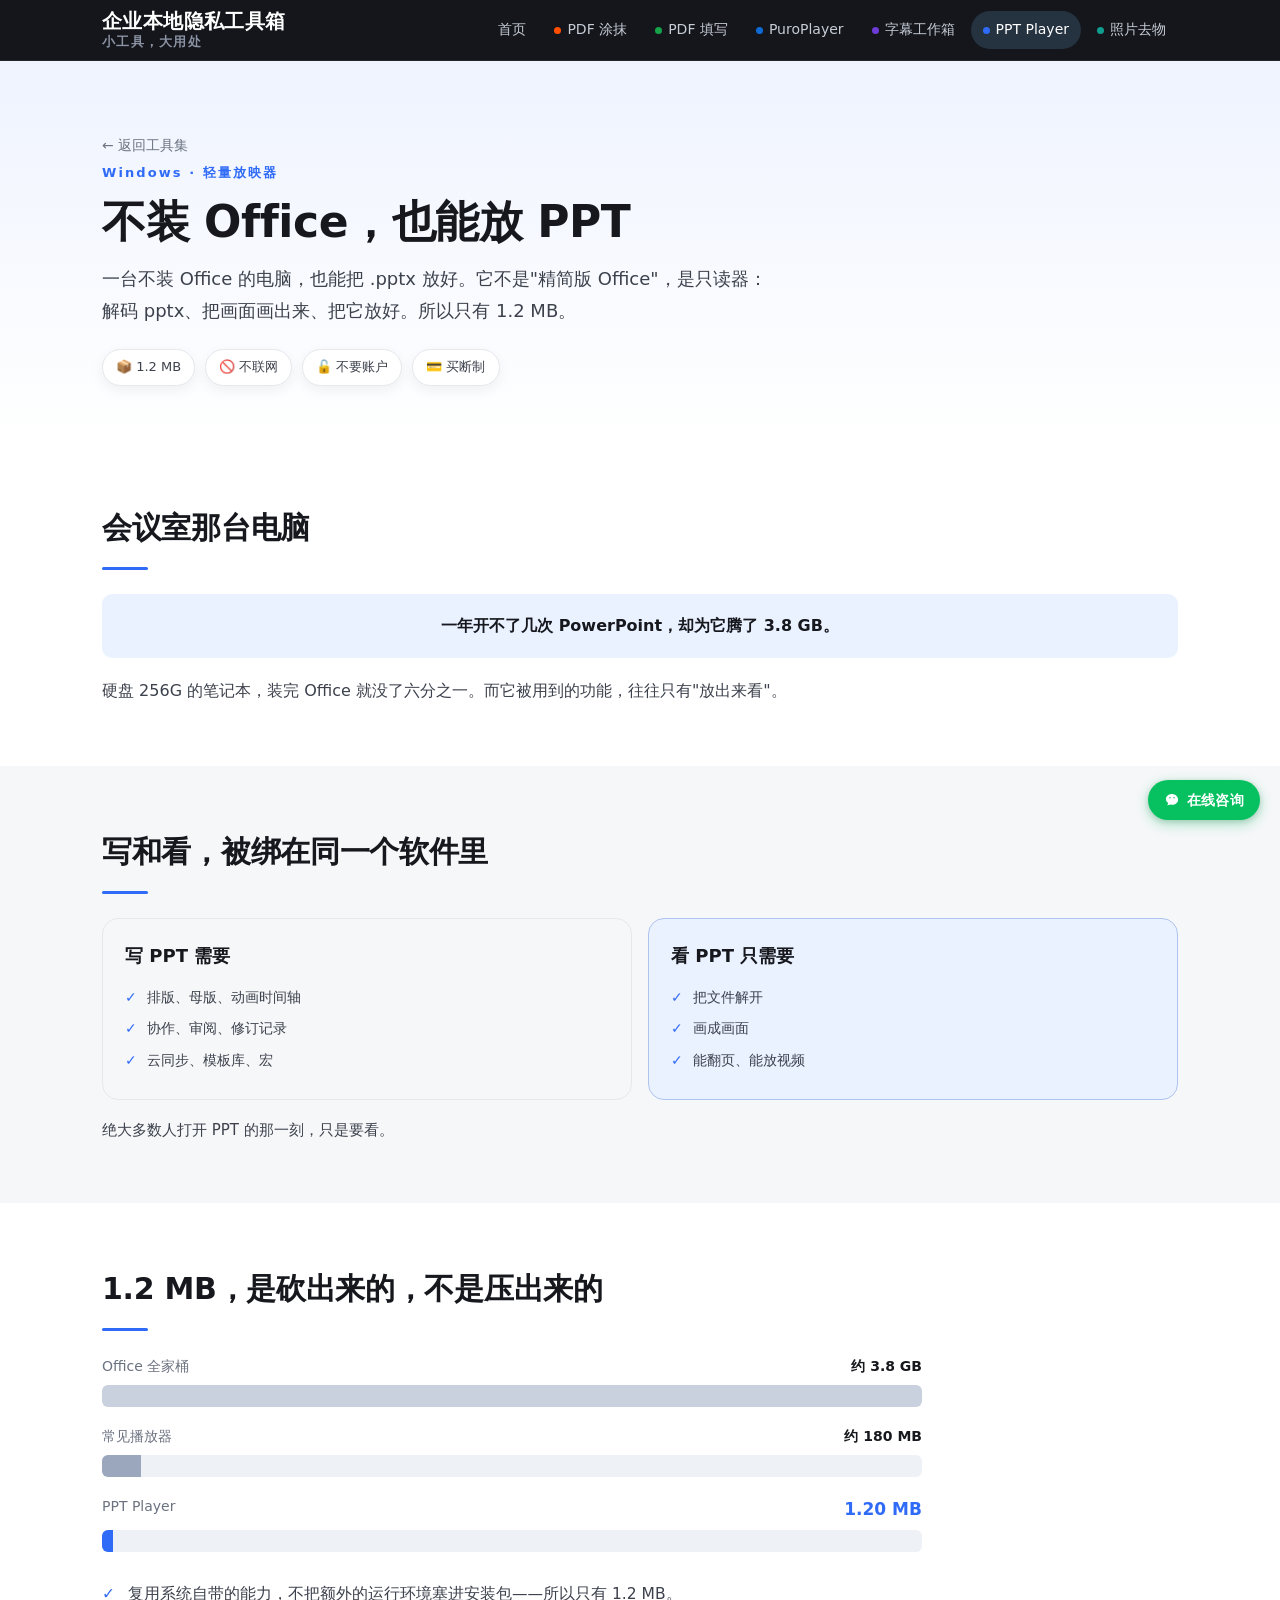
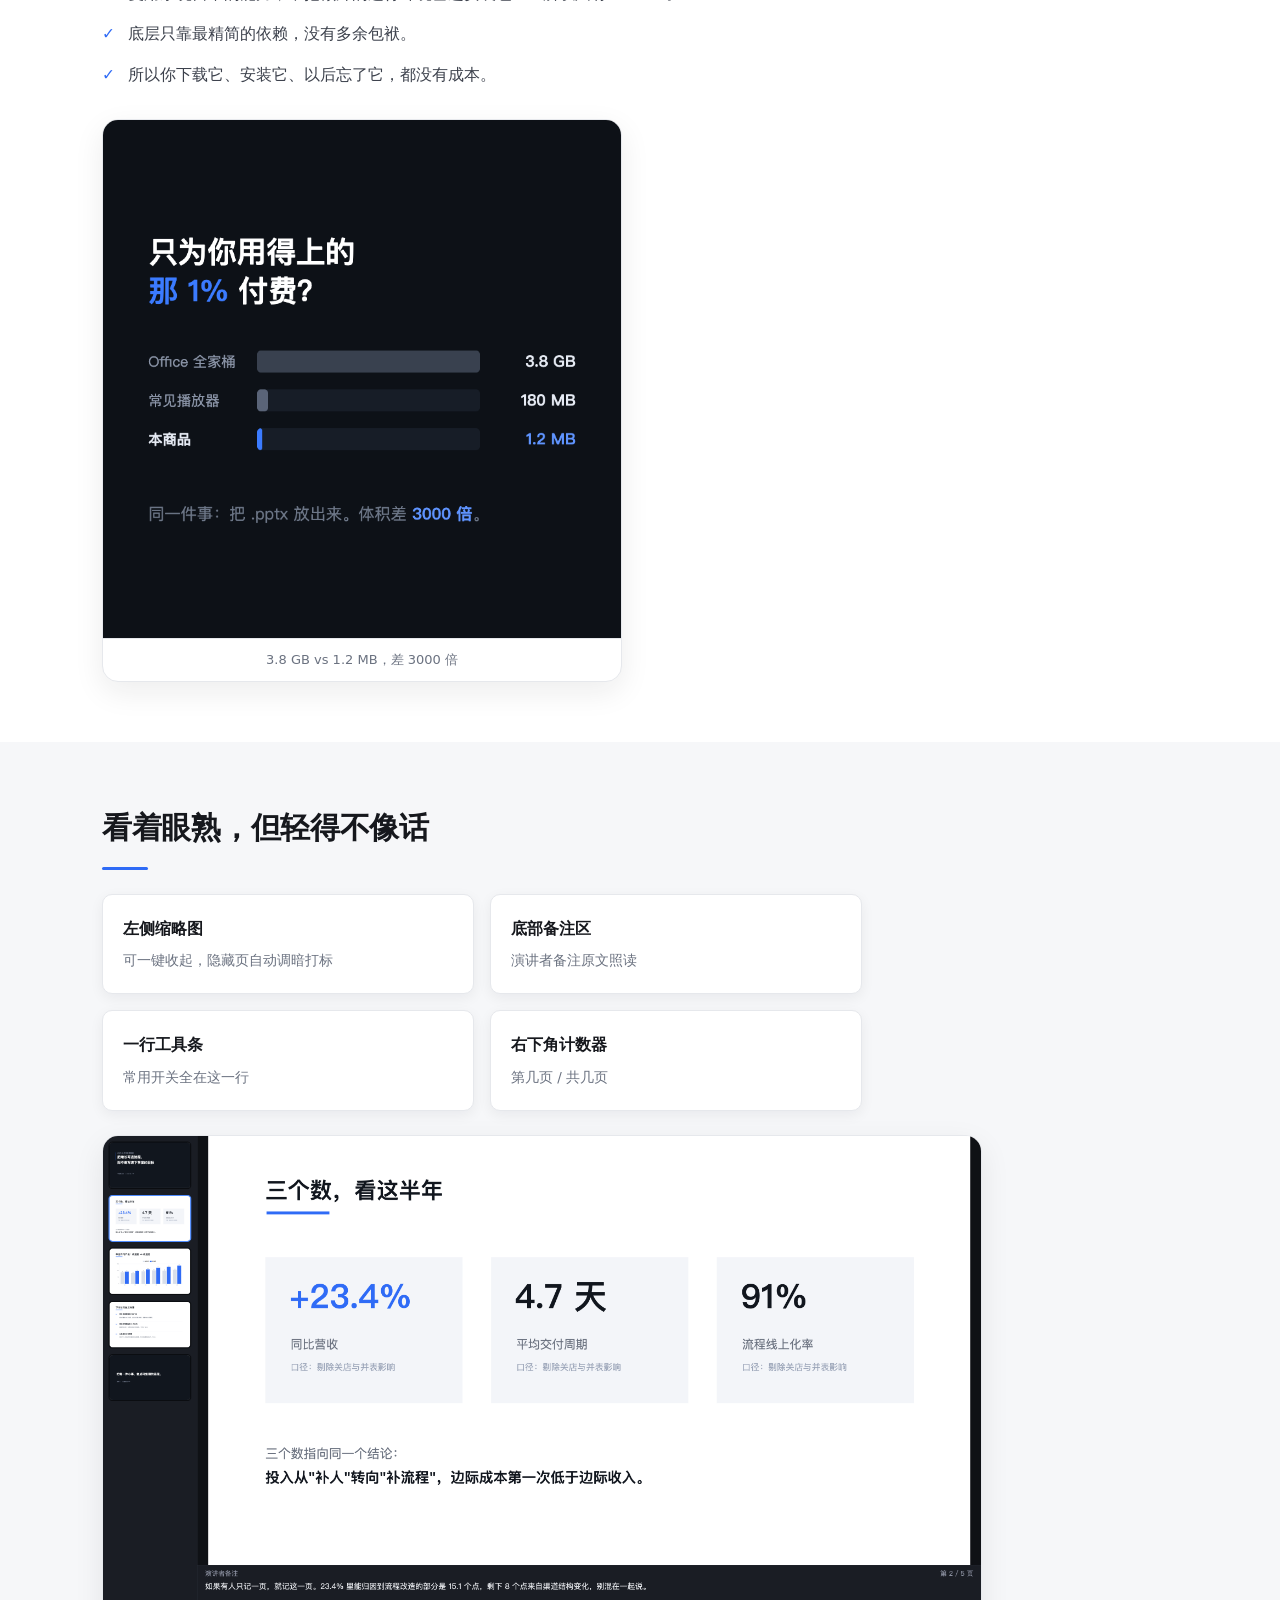
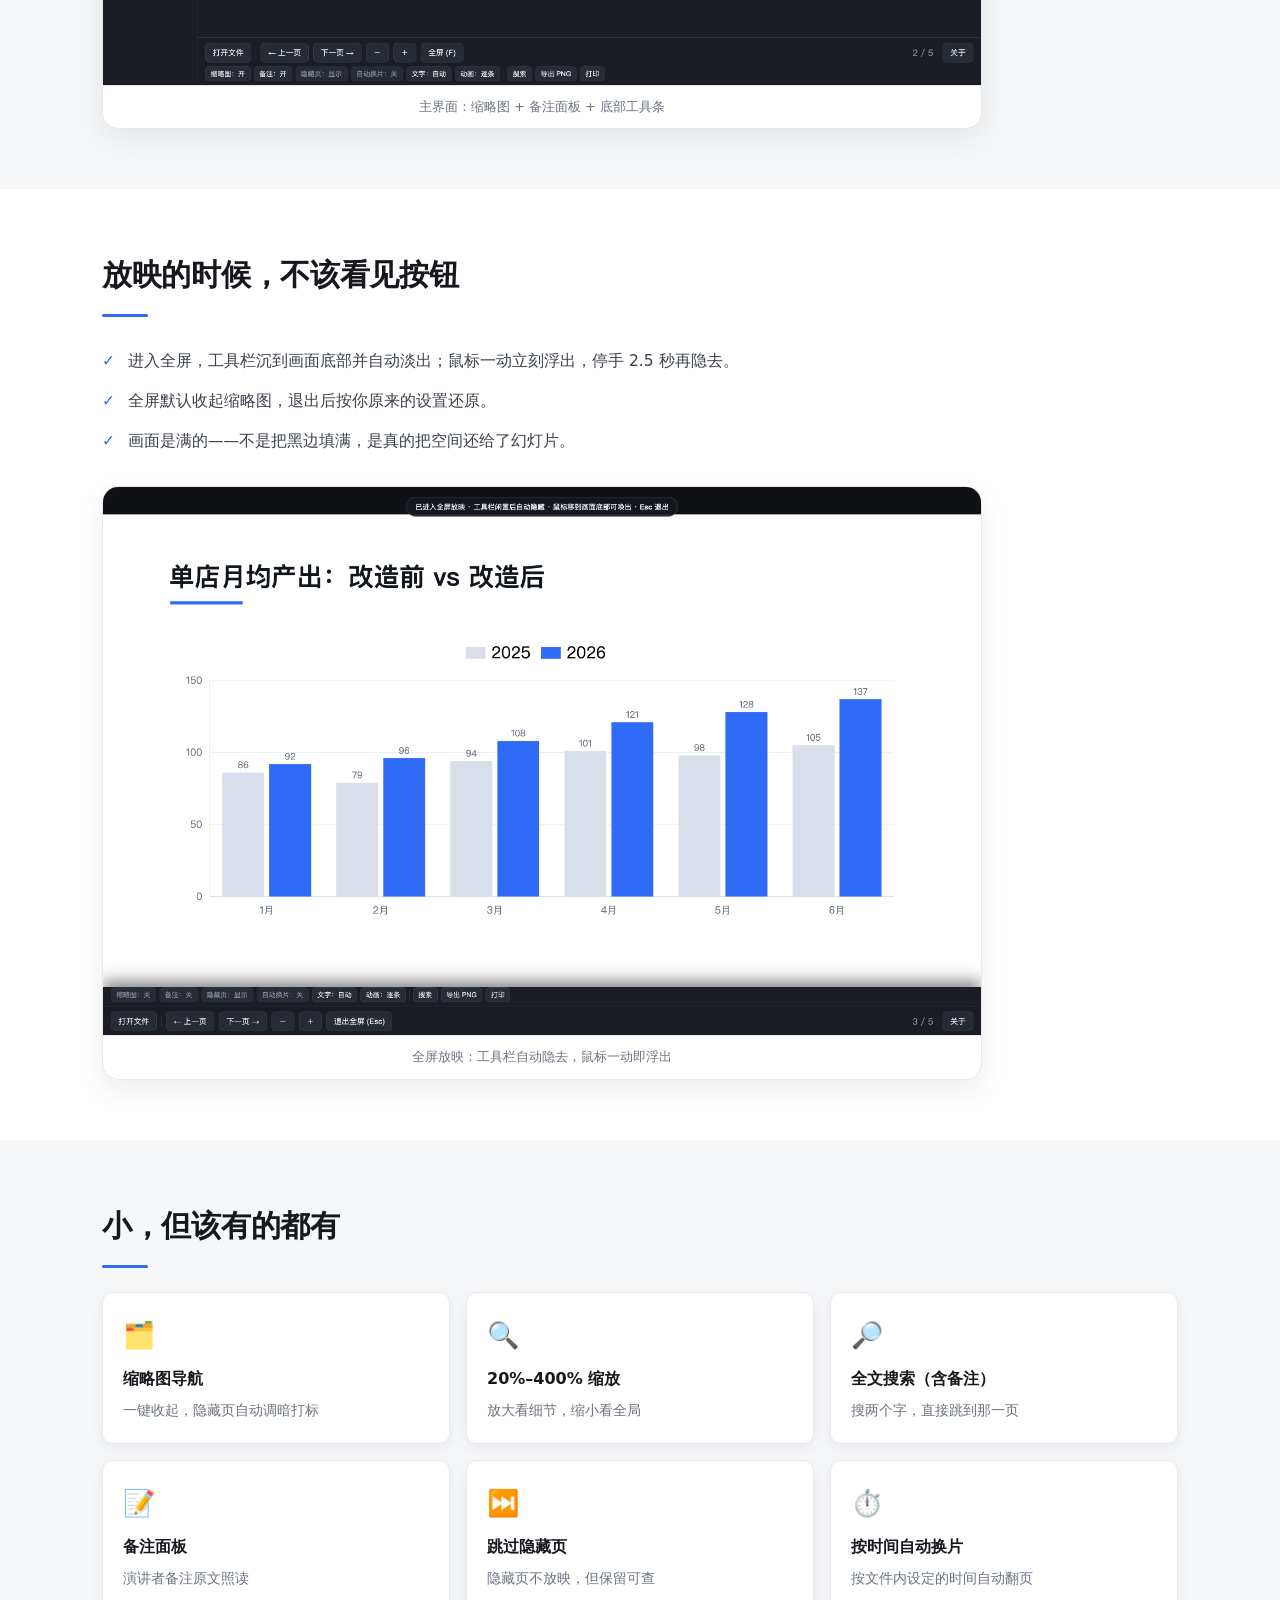
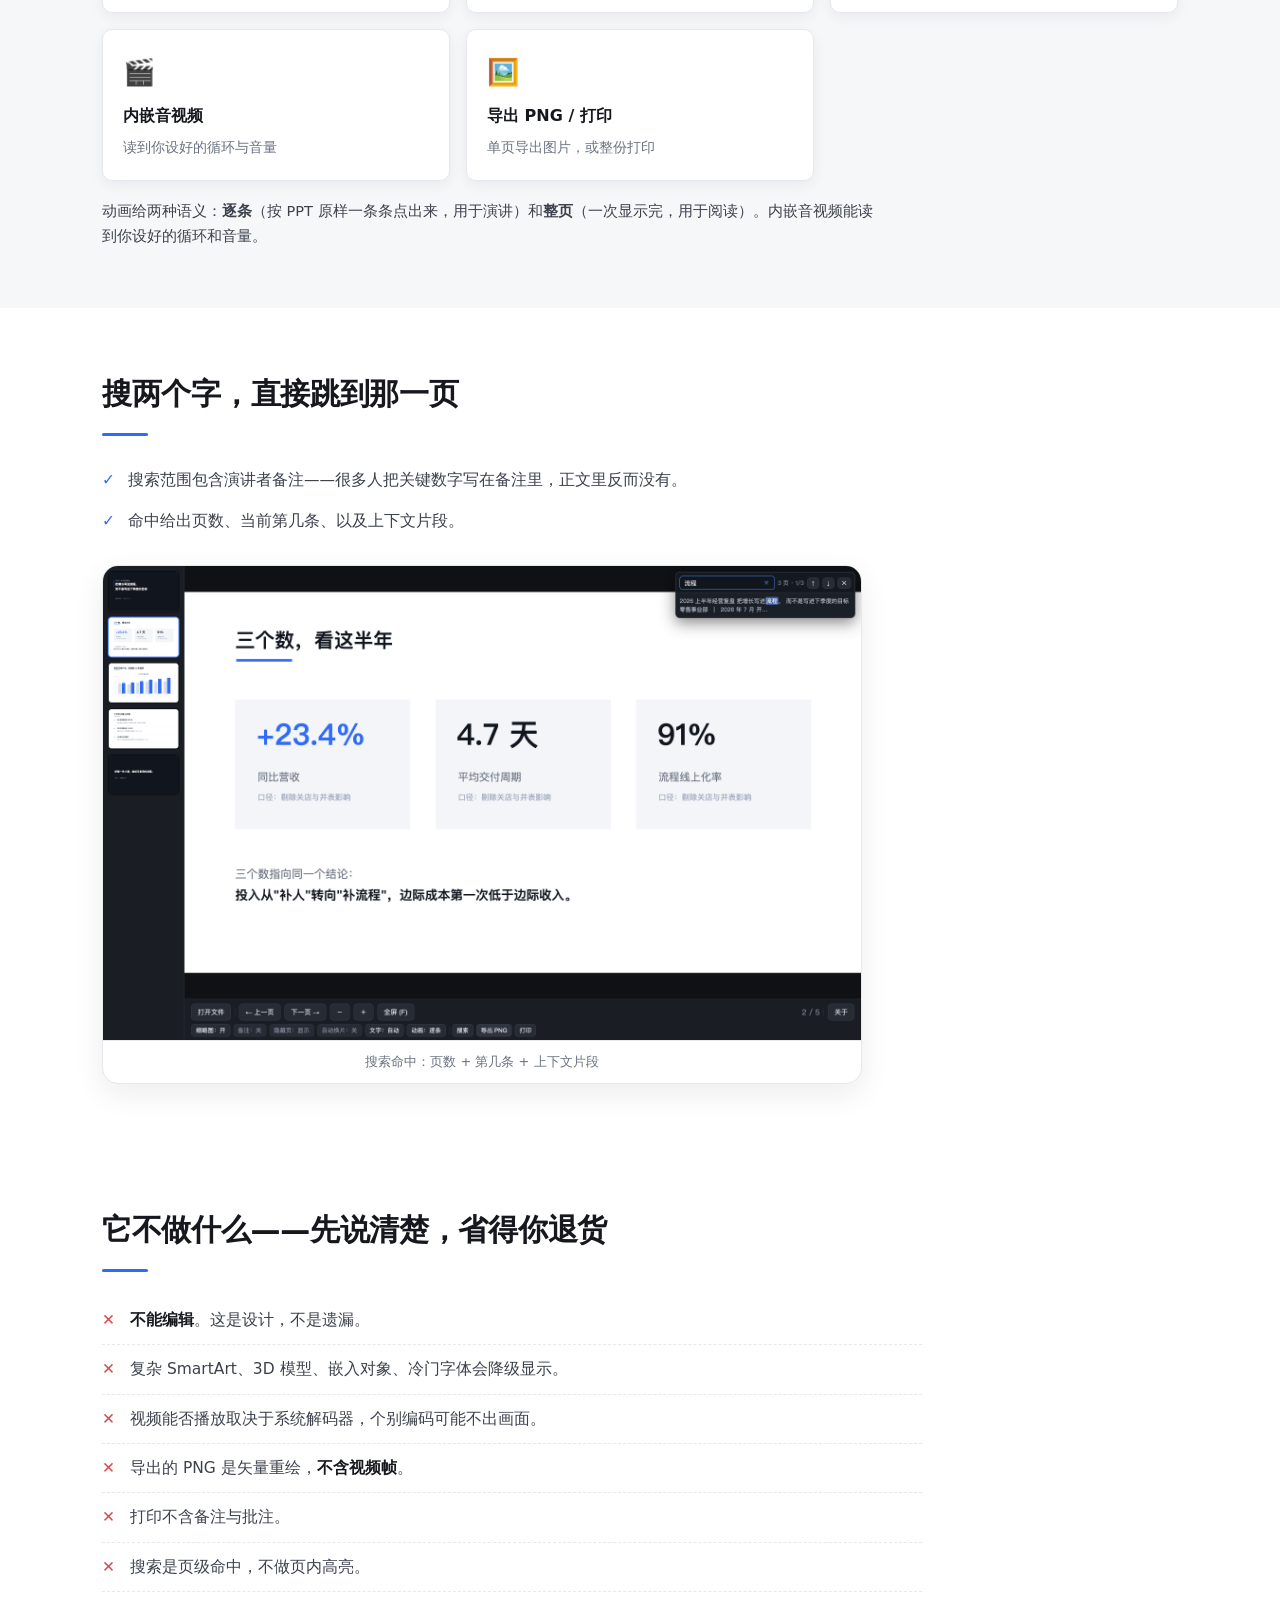
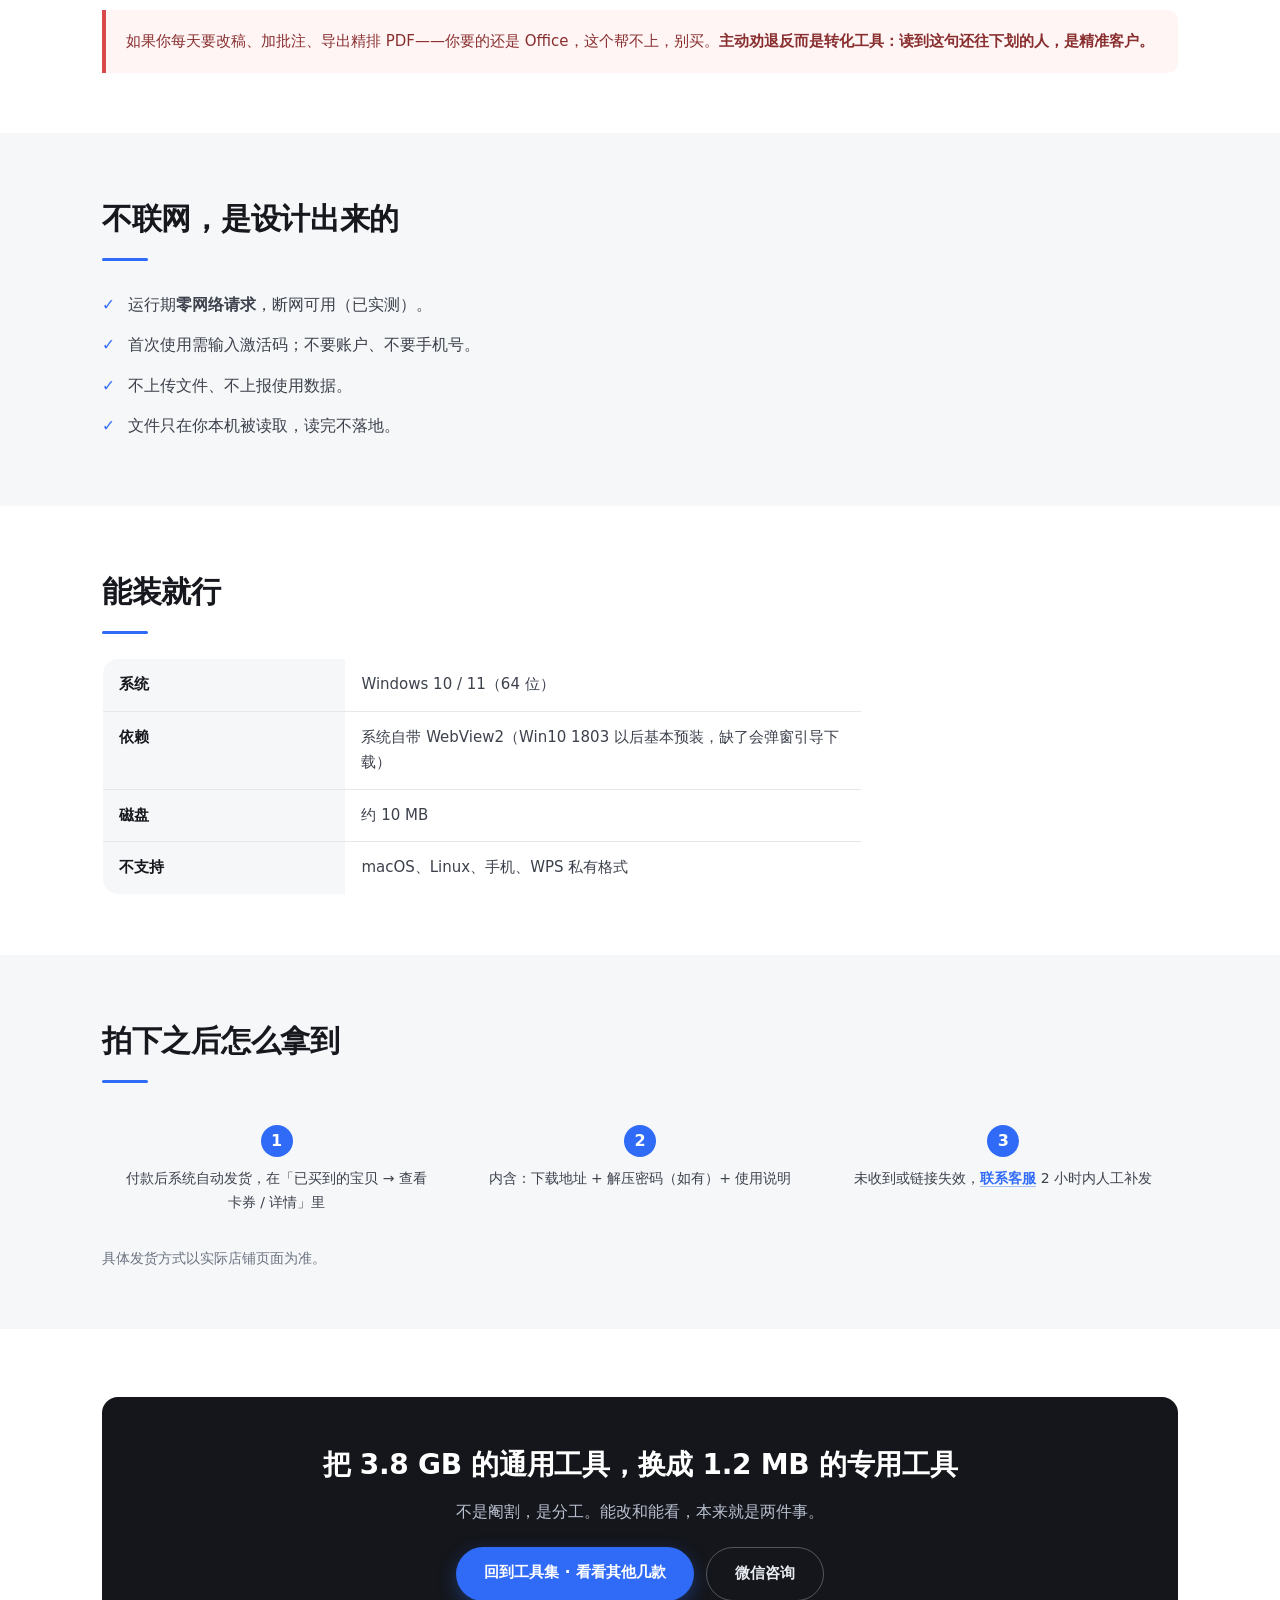
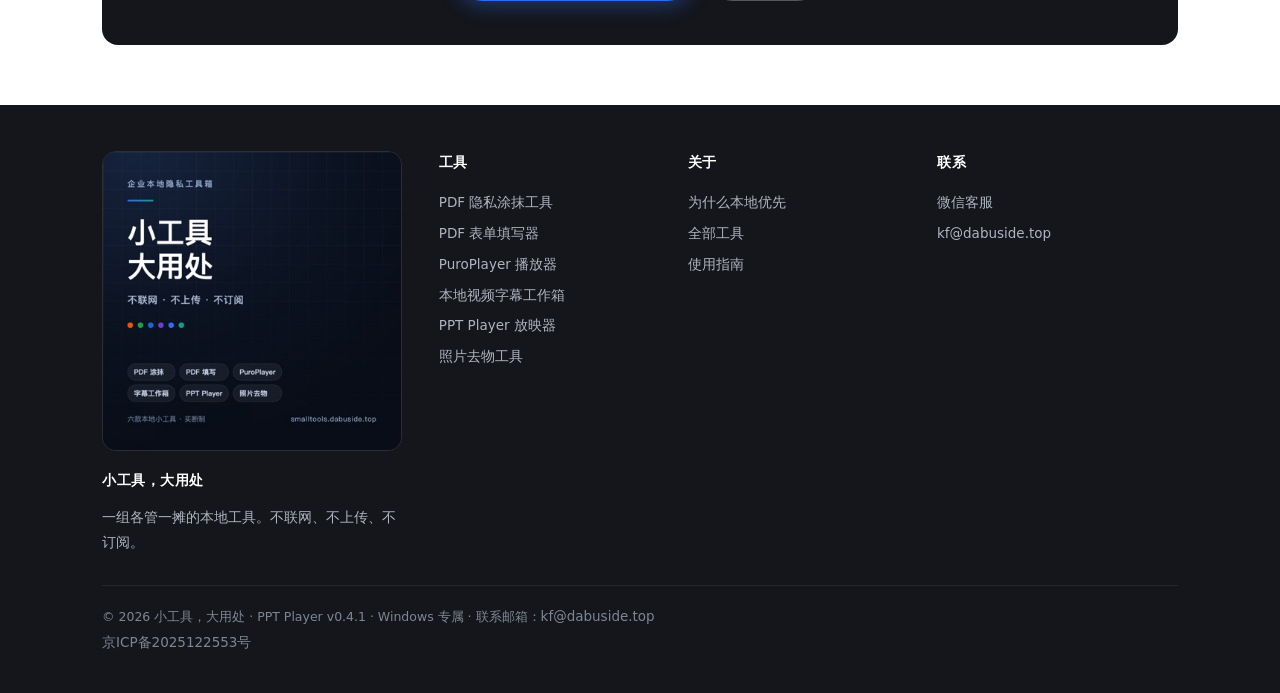
<file: products/ppt-player.html>
<!DOCTYPE html>
<html lang="zh-CN">
<head>
<meta charset="UTF-8">
<meta name="viewport" content="width=device-width, initial-scale=1.0">
<title>PPT Player · 不装 Office 也能放 PPT</title>
<meta name="description" content="Windows 轻量 PPT 播放器：1.2 MB、离线、不要账户、文件不出本机。支持缩略图、备注、全文搜索、动画、内嵌音视频、全屏放映、导出 PNG 与打印。含 442 KB 单文件版。买断制。">
<!-- 分享卡片：微信抓取页面内首张不小于 300×300 的 img 作缩略图，og 系列供 QQ/微博等使用 -->
<meta property="og:type" content="website">
<meta property="og:site_name" content="小工具，大用处">
<meta property="og:title" content="PPT Player · 不装 Office 也能放 PPT">
<meta property="og:description" content="Windows 轻量 PPT 播放器：1.2 MB、离线、不要账户、文件不出本机。支持缩略图、备注、全文搜索、动画、内嵌音视频、全屏放映、导出 PNG 与打印。含 442 KB 单文件版。买断制。">
<meta property="og:url" content="https://smalltools.dabuside.top/products/ppt-player.html">
<meta property="og:image" content="https://smalltools.dabuside.top/assets/img/share-cover.jpg">
<meta property="og:image:width" content="400">
<meta property="og:image:height" content="400">
<meta name="twitter:card" content="summary_large_image">
<meta name="twitter:image" content="https://smalltools.dabuside.top/assets/img/share-cover.jpg">
<link rel="image_src" href="https://smalltools.dabuside.top/assets/img/share-cover.jpg">

<link rel="stylesheet" href="../assets/site.css">
</head>
<body class="p-ppt">

<header class="site-header">
  <div class="bar">
    <a class="brand" href="../index.html"><span class="brand-top">企业本地隐私工具箱</span><span class="brand-sub">小工具，大用处</span></a>
    <nav class="nav">
      <a href="../index.html">首页</a>
      <a href="pdf-mask.html"><span class="swatch" style="background:#ff5000"></span>PDF 涂抹</a>
      <a href="pdf-form.html"><span class="swatch" style="background:#16a34a"></span>PDF 填写</a>
      <a href="puroplayer.html"><span class="swatch" style="background:#0e6bd6"></span>PuroPlayer</a>
      <a href="subtitle.html"><span class="swatch" style="background:#6d3bd6"></span>字幕工作箱</a>
      <a href="ppt-player.html" class="active"><span class="swatch" style="background:#2f6bf6"></span>PPT Player</a>
      <a href="koutu.html"><span class="swatch" style="background:#0f9d8f"></span>照片去物</a>
    </nav>
  </div>
</header>

<!-- Hero -->
<section class="page-hero">
  <div class="container">
    <a class="back-home" href="../index.html">← 返回工具集</a>
    <div class="eyebrow">Windows · 轻量放映器</div>
    <h1>不装 Office，也能放 PPT</h1>
    <p class="lede">一台不装 Office 的电脑，也能把 .pptx 放好。它不是"精简版 Office"，是只读器：解码 pptx、把画面画出来、把它放好。所以只有 1.2 MB。</p>
    <div class="badges">
      <span>📦 1.2 MB</span><span>🚫 不联网</span><span>🔓 不要账户</span><span>💳 买断制</span>
    </div>
  </div>
</section>

<!-- 痛点 -->
<section class="block">
  <div class="container">
    <h2>会议室那台电脑</h2>
    <div class="accent-rule"></div>
    <div class="callout" style="margin-top:20px">一年开不了几次 PowerPoint，却为它腾了 <b>3.8 GB</b>。</div>
    <p style="font-size:16px;color:var(--ink-2);max-width:760px;line-height:1.85;margin-top:18px">硬盘 256G 的笔记本，装完 Office 就没了六分之一。而它被用到的功能，往往只有"放出来看"。</p>
  </div>
</section>

<!-- 归因 -->
<section class="block section-soft">
  <div class="container">
    <h2>写和看，被绑在同一个软件里</h2>
    <div class="accent-rule"></div>
    <div class="two-col" style="margin-top:24px">
      <div class="tcol b"><h3>写 PPT 需要</h3><ul>
        <li>排版、母版、动画时间轴</li><li>协作、审阅、修订记录</li><li>云同步、模板库、宏</li>
      </ul></div>
      <div class="tcol a"><h3>看 PPT 只需要</h3><ul>
        <li>把文件解开</li><li>画成画面</li><li>能翻页、能放视频</li>
      </ul></div>
    </div>
    <p style="margin-top:18px;font-size:15px;color:var(--ink-2)">绝大多数人打开 PPT 的那一刻，只是要看。</p>
  </div>
</section>

<!-- 体积账 -->
<section class="block">
  <div class="container">
    <h2>1.2 MB，是砍出来的，不是压出来的</h2>
    <div class="accent-rule"></div>
    <div style="margin-top:24px;max-width:820px">
      <div style="margin-bottom:18px">
        <div style="display:flex;justify-content:space-between;font-size:14px;color:var(--muted);margin-bottom:6px"><span>Office 全家桶</span><b style="color:var(--ink)">约 3.8 GB</b></div>
        <div style="height:22px;background:#eef1f6;border-radius:6px;overflow:hidden"><div style="height:100%;width:100%;background:#c9d1de"></div></div>
      </div>
      <div style="margin-bottom:18px">
        <div style="display:flex;justify-content:space-between;font-size:14px;color:var(--muted);margin-bottom:6px"><span>常见播放器</span><b style="color:var(--ink)">约 180 MB</b></div>
        <div style="height:22px;background:#eef1f6;border-radius:6px;overflow:hidden"><div style="height:100%;width:4.7%;background:#9aa7bd"></div></div>
      </div>
      <div>
        <div style="display:flex;justify-content:space-between;font-size:14px;color:var(--muted);margin-bottom:6px"><span>PPT Player</span><b style="color:var(--accent);font-size:17px">1.20 MB</b></div>
        <div style="height:22px;background:#eef1f6;border-radius:6px;overflow:hidden"><div style="height:100%;width:1.4%;min-width:8px;background:var(--accent)"></div></div>
      </div>
    </div>
    <ul class="ul-clean" style="max-width:780px;margin-top:22px">
      <li>复用系统自带的能力，不把额外的运行环境塞进安装包——所以只有 1.2 MB。</li>
      <li>底层只靠最精简的依赖，没有多余包袱。</li>
      <li>所以你下载它、安装它、以后忘了它，都没有成本。</li>
    </ul>
    <div class="shot" style="margin-top:24px;max-width:520px">
      <img src="../assets/img/main-2.png" alt="体积对比主图">
      <div class="cap">3.8 GB vs 1.2 MB，差 3000 倍</div>
    </div>
  </div>
</section>

<!-- 主界面 -->
<section class="block section-soft">
  <div class="container">
    <h2>看着眼熟，但轻得不像话</h2>
    <div class="accent-rule"></div>
    <div class="feat-grid" style="grid-template-columns:repeat(2,1fr);margin-top:24px;max-width:760px">
      <div class="feat"><b>左侧缩略图</b><span>可一键收起，隐藏页自动调暗打标</span></div>
      <div class="feat"><b>底部备注区</b><span>演讲者备注原文照读</span></div>
      <div class="feat"><b>一行工具条</b><span>常用开关全在这一行</span></div>
      <div class="feat"><b>右下角计数器</b><span>第几页 / 共几页</span></div>
    </div>
    <div class="shot" style="margin-top:24px;max-width:880px">
      <img src="../assets/img/ui-main.png" alt="PPT Player 主界面">
      <div class="cap">主界面：缩略图 + 备注面板 + 底部工具条</div>
    </div>
  </div>
</section>

<!-- 全屏放映 -->
<section class="block">
  <div class="container">
    <h2>放映的时候，不该看见按钮</h2>
    <div class="accent-rule"></div>
    <ul class="ul-clean" style="max-width:780px;margin-top:20px">
      <li>进入全屏，工具栏沉到画面底部并自动淡出；鼠标一动立刻浮出，停手 2.5 秒再隐去。</li>
      <li>全屏默认收起缩略图，退出后按你原来的设置还原。</li>
      <li>画面是满的——不是把黑边填满，是真的把空间还给了幻灯片。</li>
    </ul>
    <div class="shot" style="margin-top:24px;max-width:880px">
      <img src="../assets/img/ui-fullscreen.png" alt="PPT Player 全屏放映">
      <div class="cap">全屏放映：工具栏自动隐去，鼠标一动即浮出</div>
    </div>
  </div>
</section>

<!-- 能力清单 8宫格 -->
<section class="block section-soft">
  <div class="container">
    <h2>小，但该有的都有</h2>
    <div class="accent-rule"></div>
    <div class="feat-grid" style="margin-top:24px">
      <div class="feat"><div class="ic">🗂️</div><b>缩略图导航</b><span>一键收起，隐藏页自动调暗打标</span></div>
      <div class="feat"><div class="ic">🔍</div><b>20%–400% 缩放</b><span>放大看细节，缩小看全局</span></div>
      <div class="feat"><div class="ic">🔎</div><b>全文搜索（含备注）</b><span>搜两个字，直接跳到那一页</span></div>
      <div class="feat"><div class="ic">📝</div><b>备注面板</b><span>演讲者备注原文照读</span></div>
      <div class="feat"><div class="ic">⏭️</div><b>跳过隐藏页</b><span>隐藏页不放映，但保留可查</span></div>
      <div class="feat"><div class="ic">⏱️</div><b>按时间自动换片</b><span>按文件内设定的时间自动翻页</span></div>
      <div class="feat"><div class="ic">🎬</div><b>内嵌音视频</b><span>读到你设好的循环与音量</span></div>
      <div class="feat"><div class="ic">🖼️</div><b>导出 PNG / 打印</b><span>单页导出图片，或整份打印</span></div>
    </div>
    <p style="font-size:14.5px;color:var(--ink-2);max-width:780px;margin-top:18px">动画给两种语义：<strong>逐条</strong>（按 PPT 原样一条条点出来，用于演讲）和<strong>整页</strong>（一次显示完，用于阅读）。内嵌音视频能读到你设好的循环和音量。</p>
  </div>
</section>

<!-- 搜索 -->
<section class="block">
  <div class="container">
    <h2>搜两个字，直接跳到那一页</h2>
    <div class="accent-rule"></div>
    <ul class="ul-clean" style="max-width:780px;margin-top:20px">
      <li>搜索范围包含演讲者备注——很多人把关键数字写在备注里，正文里反而没有。</li>
      <li>命中给出页数、当前第几条、以及上下文片段。</li>
    </ul>
    <div class="shot" style="margin-top:24px;max-width:760px">
      <img src="../assets/img/ui-search.png" alt="PPT Player 搜索">
      <div class="cap">搜索命中：页数 + 第几条 + 上下文片段</div>
    </div>
  </div>
</section>

<!-- 诚实边界 -->
<section class="block">
  <div class="container">
    <h2>它不做什么——先说清楚，省得你退货</h2>
    <div class="accent-rule"></div>
    <ul class="ul-x" style="max-width:820px;margin-top:20px">
      <li><b>不能编辑</b>。这是设计，不是遗漏。</li>
      <li>复杂 SmartArt、3D 模型、嵌入对象、冷门字体会降级显示。</li>
      <li>视频能否播放取决于系统解码器，个别编码可能不出画面。</li>
      <li>导出的 PNG 是矢量重绘，<b>不含视频帧</b>。</li>
      <li>打印不含备注与批注。</li>
      <li>搜索是页级命中，不做页内高亮。</li>
    </ul>
    <div class="warn-note" style="margin-top:18px">如果你每天要改稿、加批注、导出精排 PDF——你要的还是 Office，这个帮不上，别买。<strong>主动劝退反而是转化工具：读到这句还往下划的人，是精准客户。</strong></div>
  </div>
</section>

<!-- 安全与隐私 -->
<section class="block section-soft">
  <div class="container">
    <h2>不联网，是设计出来的</h2>
    <div class="accent-rule"></div>
    <ul class="ul-clean" style="max-width:780px;margin-top:20px">
      <li>运行期<strong>零网络请求</strong>，断网可用（已实测）。</li>
      <li>首次使用需输入激活码；不要账户、不要手机号。</li>
      <li>不上传文件、不上报使用数据。</li>
      <li>文件只在你本机被读取，读完不落地。</li>
    </ul>
  </div>
</section>

<!-- 系统要求 -->
<section class="block">
  <div class="container">
    <h2>能装就行</h2>
    <div class="accent-rule"></div>
    <table class="spec" style="margin-top:24px;max-width:760px">
      <tr><th>系统</th><td>Windows 10 / 11（64 位）</td></tr>
      <tr><th>依赖</th><td>系统自带 WebView2（Win10 1803 以后基本预装，缺了会弹窗引导下载）</td></tr>
      <tr><th>磁盘</th><td>约 10 MB</td></tr>
      <tr><th>不支持</th><td>macOS、Linux、手机、WPS 私有格式</td></tr>
    </table>
  </div>
</section>

<!-- 购买与交付 -->
<section class="block section-soft">
  <div class="container">
    <h2>拍下之后怎么拿到</h2>
    <div class="accent-rule"></div>
    <div class="steps" style="margin-top:24px">
      <div class="step"><div class="n">1</div><p>付款后系统自动发货，在「已买到的宝贝 → 查看卡券 / 详情」里</p></div>
      <div class="step"><div class="n">2</div><p>内含：下载地址 + 解压密码（如有）+ 使用说明</p></div>
      <div class="step"><div class="n">3</div><p>未收到或链接失效，<a class="inline-link" href="https://work.weixin.qq.com/kfid/kfc93ea03d06a71cab2" target="_blank" rel="noopener">联系客服</a> 2 小时内人工补发</p></div>
    </div>
    <p style="font-size:13.5px;color:var(--muted);margin-top:14px">具体发货方式以实际店铺页面为准。</p>
  </div>
</section>

<!-- CTA -->
<section class="block">
  <div class="container">
    <div class="page-cta">
      <h2>把 3.8 GB 的通用工具，换成 1.2 MB 的专用工具</h2>
      <p>不是阉割，是分工。能改和能看，本来就是两件事。</p>
      <div class="btns">
        <a class="btn btn-primary" href="../index.html">回到工具集 · 看看其他几款</a>
        <a class="btn btn-wechat" href="https://work.weixin.qq.com/kfid/kfc93ea03d06a71cab2" target="_blank" rel="noopener">微信咨询</a>
      </div>
    </div>
  </div>
</section>

<footer class="site-footer">
  <div class="container">
    <div class="cols">
      <div><img class="footer-mark" src="../assets/img/share-cover.jpg" alt="小工具，大用处 · 六款本地小工具" width="400" height="400" decoding="async"><h4>小工具，大用处</h4><p class="lead">一组各管一摊的本地工具。不联网、不上传、不订阅。</p></div>
      <div>
        <h4>工具</h4>
        <a href="pdf-mask.html">PDF 隐私涂抹工具</a>
        <a href="pdf-form.html">PDF 表单填写器</a>
        <a href="puroplayer.html">PuroPlayer 播放器</a>
        <a href="subtitle.html">本地视频字幕工作箱</a>
        <a href="ppt-player.html">PPT Player 放映器</a>
        <a href="koutu.html">照片去物工具</a>
      </div>
      <div><h4>关于</h4><a href="../index.html#why">为什么本地优先</a><a href="../index.html#products">全部工具</a><a href="../index.html#guides">使用指南</a></div>
      <div>
        <h4>联系</h4>
        <a href="https://work.weixin.qq.com/kfid/kfc93ea03d06a71cab2" target="_blank" rel="noopener">微信客服</a>
        <a href="mailto:kf@dabuside.top">kf@dabuside.top</a>
      </div>
    </div>
    <div class="copy">© 2026 小工具，大用处 · PPT Player v0.4.1 · Windows 专属 · 联系邮箱：<a href="mailto:kf@dabuside.top" style="color:#7e8694;text-decoration:none">kf@dabuside.top</a><br>
      <a href="https://beian.miit.gov.cn/" target="_blank" rel="noopener" style="color:#7e8694;text-decoration:none">京ICP备2025122553号</a></div>
  </div>
</footer>

<!-- 悬浮微信客服：跳转企业微信客服会话（PC 端为扫码引导页） -->
<a class="wxkf-fab" href="https://work.weixin.qq.com/kfid/kfc93ea03d06a71cab2" target="_blank" rel="noopener" aria-label="在线咨询：微信扫码联系客服">
  <svg viewBox="0 0 24 24" aria-hidden="true" fill="currentColor"><path d="M12.04 3C6.98 3 2.9 6.4 2.9 10.6c0 2.36 1.34 4.47 3.45 5.87-.18.95-.66 2.06-1.43 2.94-.2.23-.03.6.28.58 1.55-.14 2.94-.78 3.87-1.32.94.26 1.94.4 2.97.4 5.06 0 9.14-3.4 9.14-7.6S17.1 3 12.04 3Zm-3.1 4.63a1.13 1.13 0 1 1 0 2.26 1.13 1.13 0 0 1 0-2.26Zm6.2 0a1.13 1.13 0 1 1 0 2.26 1.13 1.13 0 0 1 0-2.26Z"/></svg>
  <span>在线咨询</span>
</a>

</body>
</html>
</file>
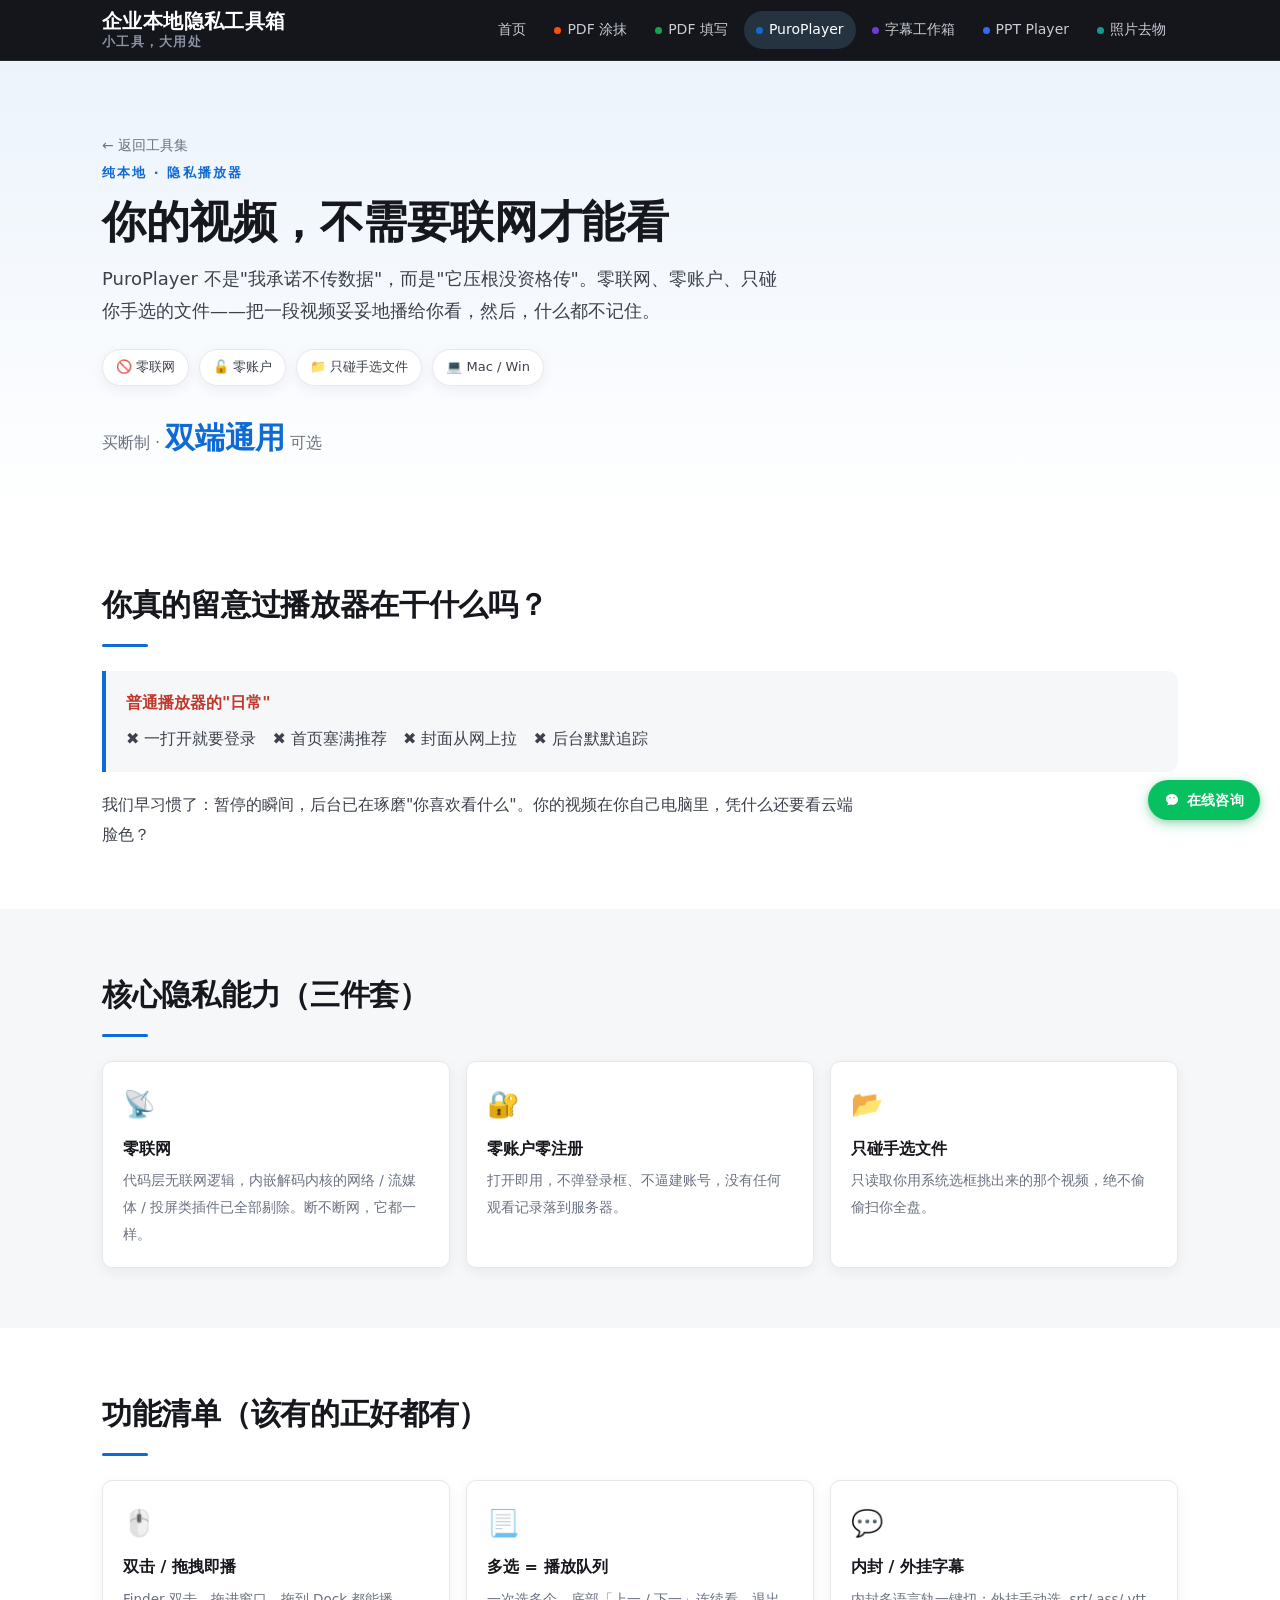
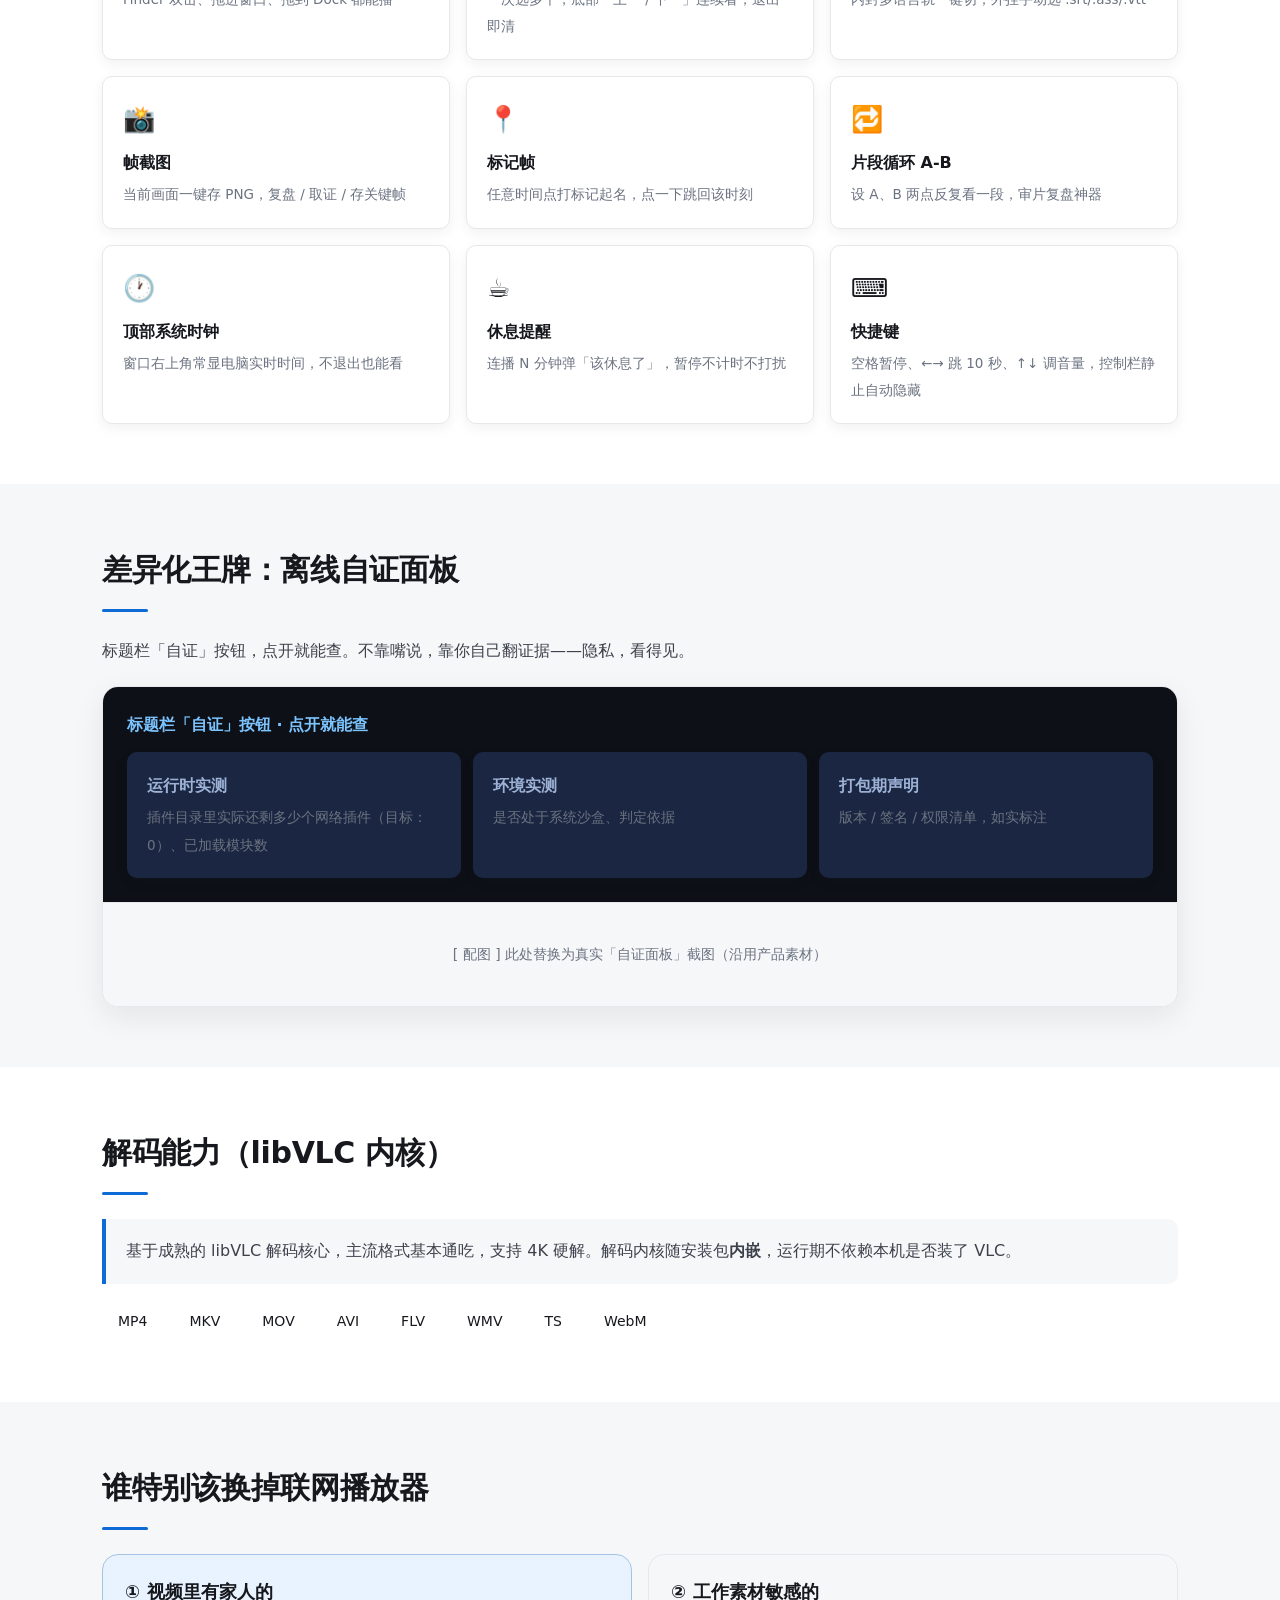
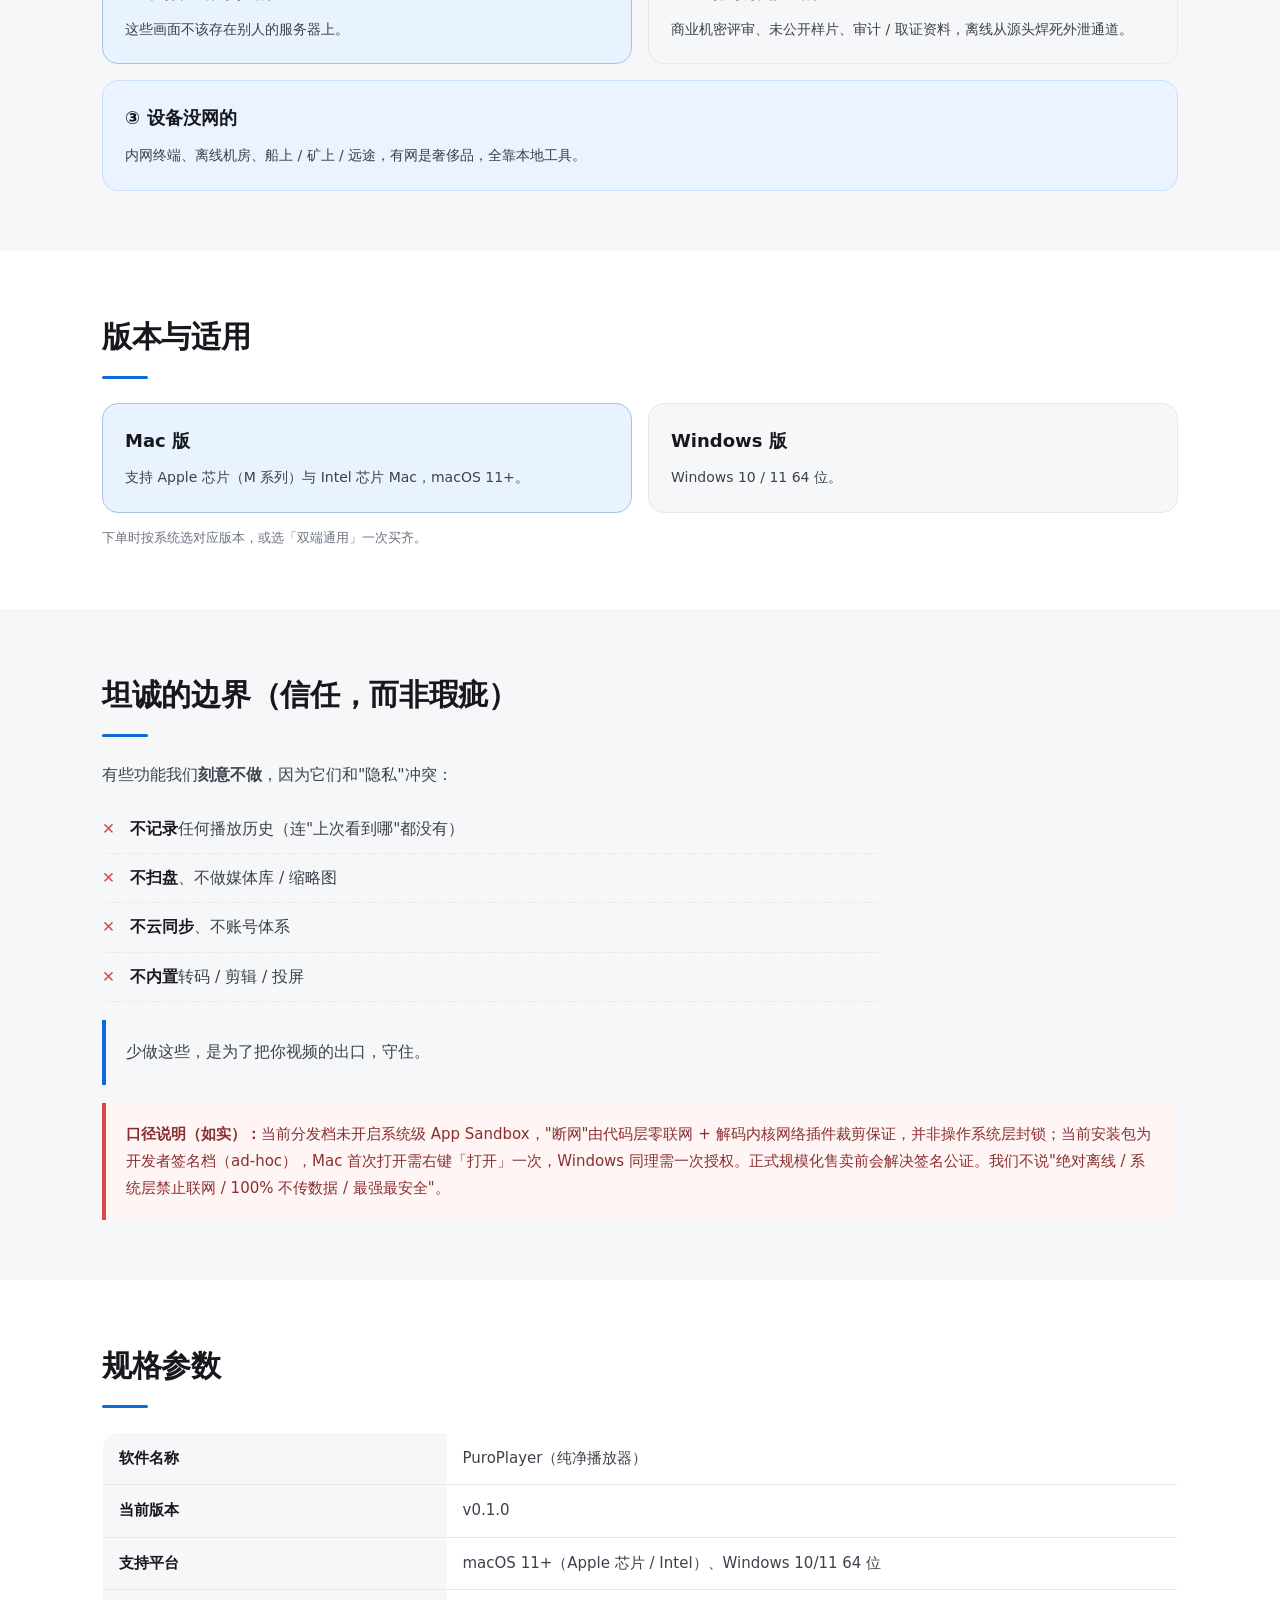
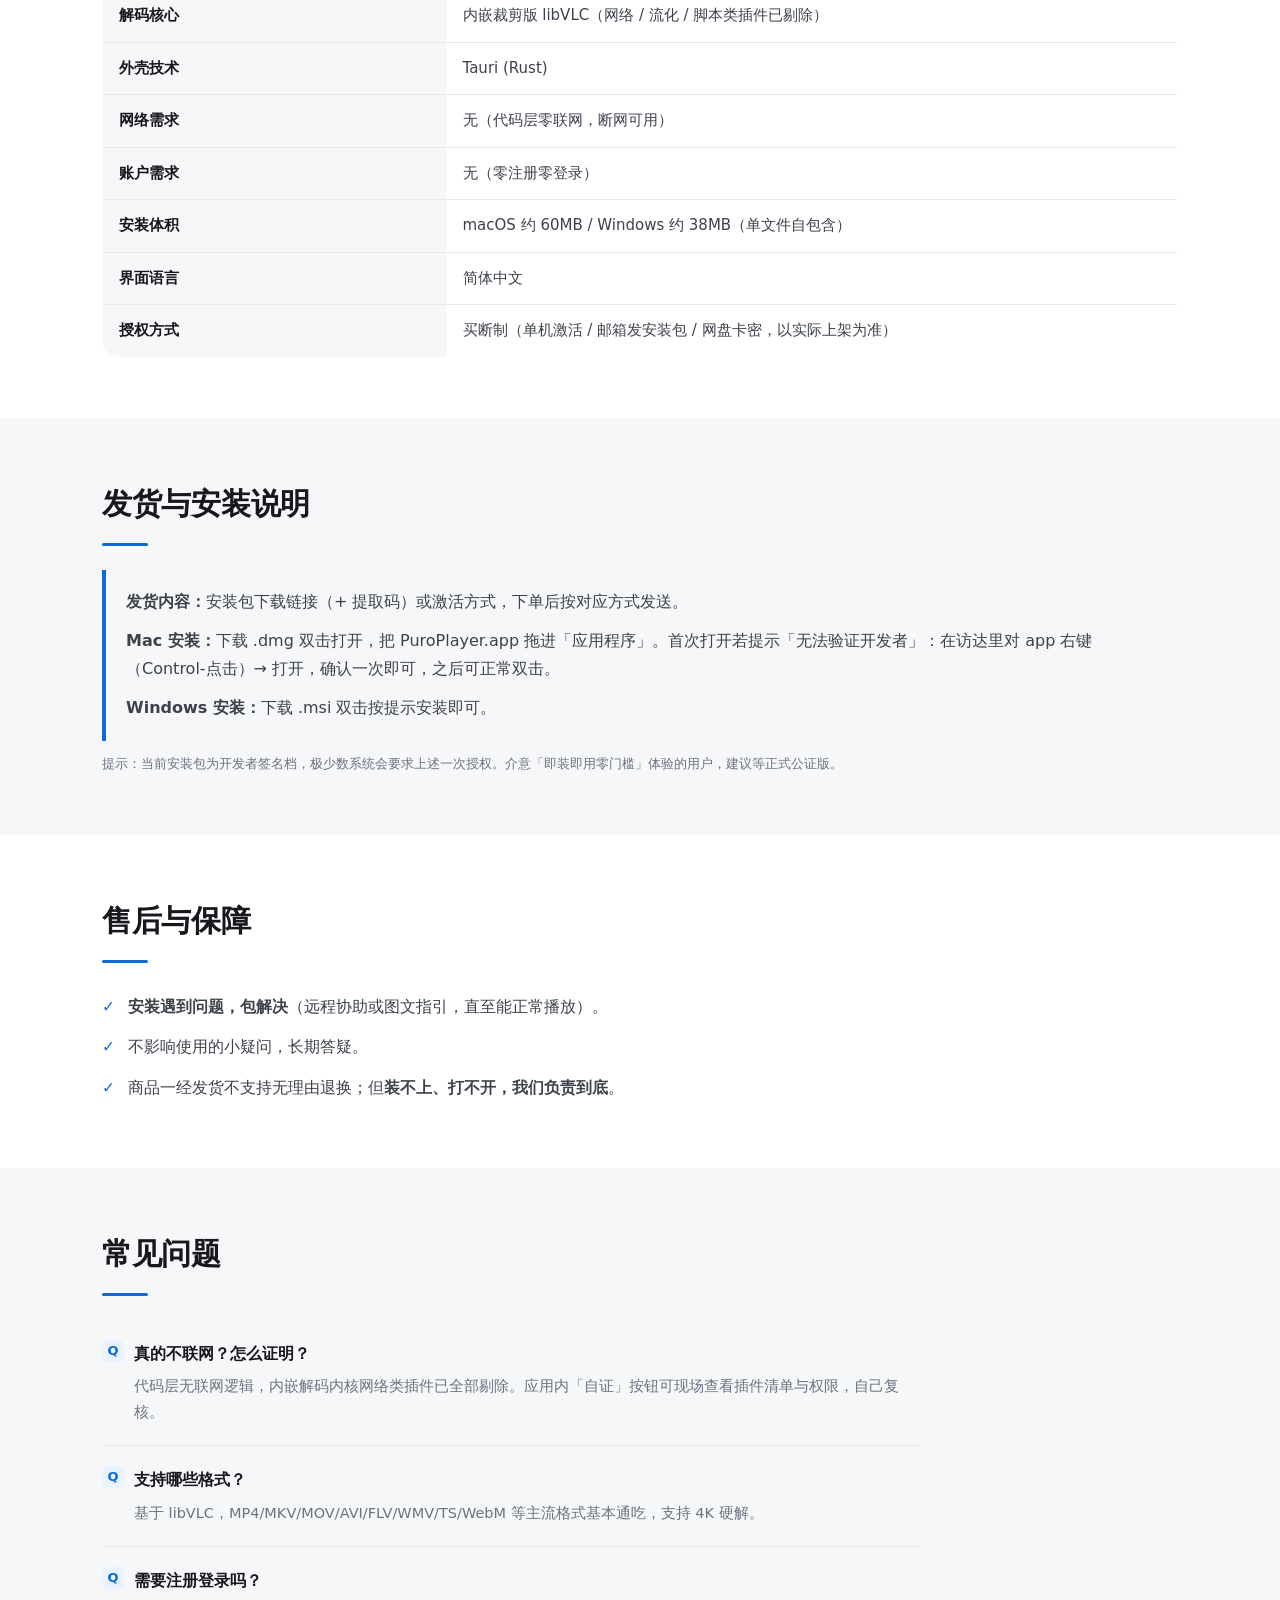
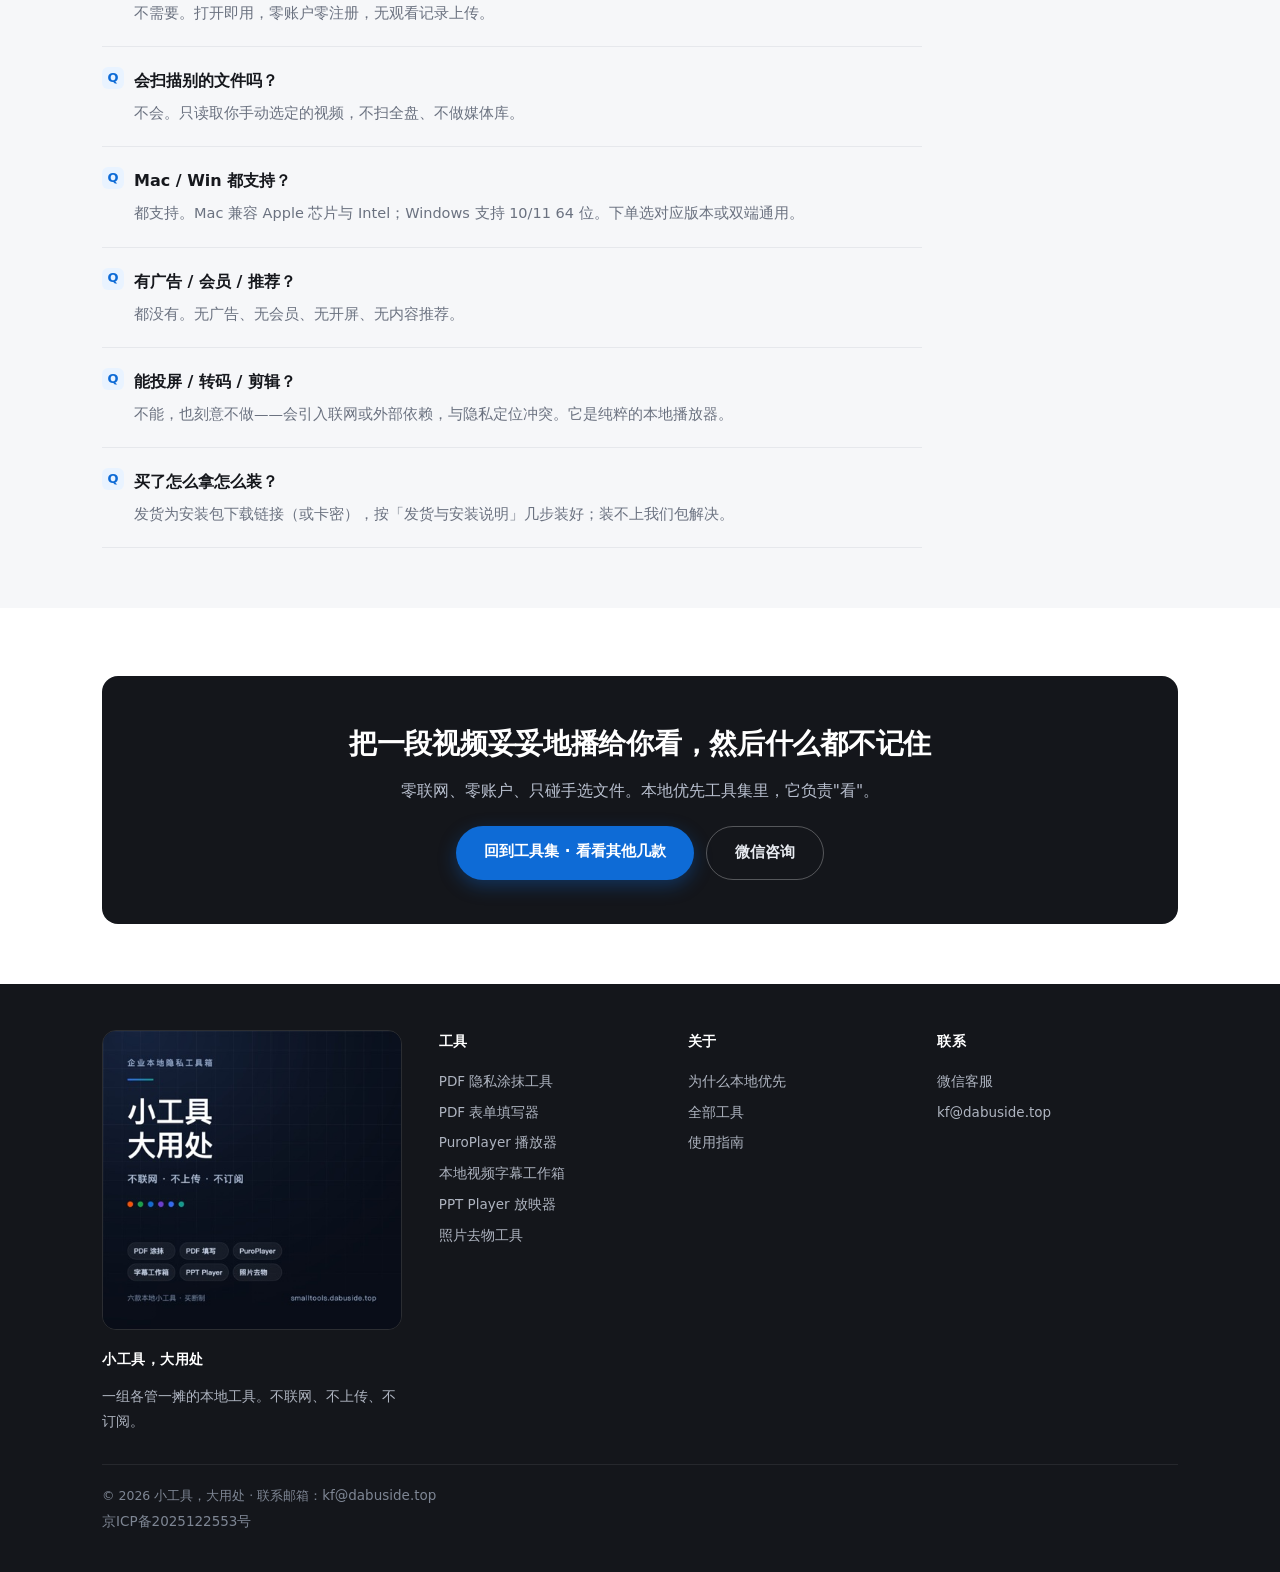
<file: products/puroplayer.html>
<!DOCTYPE html>
<html lang="zh-CN">
<head>
<meta charset="UTF-8">
<meta name="viewport" content="width=device-width, initial-scale=1.0">
<title>PuroPlayer · 纯本地隐私播放器</title>
<meta name="description" content="PuroPlayer 纯本地隐私播放器：零联网、零账户、只碰手选文件。基于 libVLC 内核，离线自证面板让你自己复核。Mac / Windows。">
<!-- 分享卡片：微信抓取页面内首张不小于 300×300 的 img 作缩略图，og 系列供 QQ/微博等使用 -->
<meta property="og:type" content="website">
<meta property="og:site_name" content="小工具，大用处">
<meta property="og:title" content="PuroPlayer · 纯本地隐私播放器">
<meta property="og:description" content="PuroPlayer 纯本地隐私播放器：零联网、零账户、只碰手选文件。基于 libVLC 内核，离线自证面板让你自己复核。Mac / Windows。">
<meta property="og:url" content="https://smalltools.dabuside.top/products/puroplayer.html">
<meta property="og:image" content="https://smalltools.dabuside.top/assets/img/share-cover.jpg">
<meta property="og:image:width" content="400">
<meta property="og:image:height" content="400">
<meta name="twitter:card" content="summary_large_image">
<meta name="twitter:image" content="https://smalltools.dabuside.top/assets/img/share-cover.jpg">
<link rel="image_src" href="https://smalltools.dabuside.top/assets/img/share-cover.jpg">

<link rel="stylesheet" href="../assets/site.css">
</head>
<body class="p-puro">

<header class="site-header">
  <div class="bar">
    <a class="brand" href="../index.html"><span class="brand-top">企业本地隐私工具箱</span><span class="brand-sub">小工具，大用处</span></a>
    <nav class="nav">
      <a href="../index.html">首页</a>
      <a href="pdf-mask.html"><span class="swatch" style="background:#ff5000"></span>PDF 涂抹</a>
      <a href="pdf-form.html"><span class="swatch" style="background:#16a34a"></span>PDF 填写</a>
      <a href="puroplayer.html" class="active"><span class="swatch" style="background:#0e6bd6"></span>PuroPlayer</a>
      <a href="subtitle.html"><span class="swatch" style="background:#6d3bd6"></span>字幕工作箱</a>
      <a href="ppt-player.html"><span class="swatch" style="background:#2f6bf6"></span>PPT Player</a>
      <a href="koutu.html"><span class="swatch" style="background:#0f9d8f"></span>照片去物</a>
    </nav>
  </div>
</header>

<!-- Hero -->
<section class="page-hero">
  <div class="container">
    <a class="back-home" href="../index.html">← 返回工具集</a>
    <div class="eyebrow">纯本地 · 隐私播放器</div>
    <h1>你的视频，不需要联网才能看</h1>
    <p class="lede">PuroPlayer 不是"我承诺不传数据"，而是"它压根没资格传"。零联网、零账户、只碰你手选的文件——把一段视频妥妥地播给你看，然后，什么都不记住。</p>
    <div class="badges">
      <span>🚫 零联网</span><span>🔓 零账户</span><span>📁 只碰手选文件</span><span>💻 Mac / Win</span>
    </div>
    <div class="price-now">买断制 · <b>双端通用</b> 可选</div>
  </div>
</section>

<!-- 痛点 -->
<section class="block">
  <div class="container">
    <h2>你真的留意过播放器在干什么吗？</h2>
    <div class="accent-rule"></div>
    <div class="quote-card" style="margin-top:20px">
      <div style="font-weight:700;color:#c0392b;margin-bottom:8px">普通播放器的"日常"</div>
      ✖ 一打开就要登录　✖ 首页塞满推荐　✖ 封面从网上拉　✖ 后台默默追踪
    </div>
    <p style="font-size:16px;color:var(--ink-2);max-width:760px;line-height:1.85;margin-top:18px">我们早习惯了：暂停的瞬间，后台已在琢磨"你喜欢看什么"。你的视频在你自己电脑里，凭什么还要看云端脸色？</p>
  </div>
</section>

<!-- 三件套 -->
<section class="block section-soft">
  <div class="container">
    <h2>核心隐私能力（三件套）</h2>
    <div class="accent-rule"></div>
    <div class="feat-grid" style="margin-top:24px">
      <div class="feat"><div class="ic">📡</div><b>零联网</b><span>代码层无联网逻辑，内嵌解码内核的网络 / 流媒体 / 投屏类插件已全部剔除。断不断网，它都一样。</span></div>
      <div class="feat"><div class="ic">🔐</div><b>零账户零注册</b><span>打开即用，不弹登录框、不逼建账号，没有任何观看记录落到服务器。</span></div>
      <div class="feat"><div class="ic">📂</div><b>只碰手选文件</b><span>只读取你用系统选框挑出来的那个视频，绝不偷偷扫你全盘。</span></div>
    </div>
  </div>
</section>

<!-- 功能九宫格 -->
<section class="block">
  <div class="container">
    <h2>功能清单（该有的正好都有）</h2>
    <div class="accent-rule"></div>
    <div class="feat-grid" style="margin-top:24px">
      <div class="feat"><div class="ic">🖱️</div><b>双击 / 拖拽即播</b><span>Finder 双击、拖进窗口、拖到 Dock 都能播</span></div>
      <div class="feat"><div class="ic">📃</div><b>多选 = 播放队列</b><span>一次选多个，底部「上一 / 下一」连续看，退出即清</span></div>
      <div class="feat"><div class="ic">💬</div><b>内封 / 外挂字幕</b><span>内封多语言轨一键切；外挂手动选 .srt/.ass/.vtt</span></div>
      <div class="feat"><div class="ic">📸</div><b>帧截图</b><span>当前画面一键存 PNG，复盘 / 取证 / 存关键帧</span></div>
      <div class="feat"><div class="ic">📍</div><b>标记帧</b><span>任意时间点打标记起名，点一下跳回该时刻</span></div>
      <div class="feat"><div class="ic">🔁</div><b>片段循环 A-B</b><span>设 A、B 两点反复看一段，审片复盘神器</span></div>
      <div class="feat"><div class="ic">🕐</div><b>顶部系统时钟</b><span>窗口右上角常显电脑实时时间，不退出也能看</span></div>
      <div class="feat"><div class="ic">☕</div><b>休息提醒</b><span>连播 N 分钟弹「该休息了」，暂停不计时不打扰</span></div>
      <div class="feat"><div class="ic">⌨️</div><b>快捷键</b><span>空格暂停、←→ 跳 10 秒、↑↓ 调音量，控制栏静止自动隐藏</span></div>
    </div>
  </div>
</section>

<!-- 差异化王牌：离线自证面板 -->
<section class="block section-soft">
  <div class="container">
    <h2>差异化王牌：离线自证面板</h2>
    <div class="accent-rule"></div>
    <p style="font-size:16px;color:var(--ink-2);max-width:760px;line-height:1.85;margin-bottom:20px">标题栏「自证」按钮，点开就能查。不靠嘴说，靠你自己翻证据——隐私，看得见。</p>
    <div class="shot">
      <div style="background:#0d1117;padding:24px;color:#e5ecf8">
        <div style="color:#7CC4FF;font-weight:700;margin-bottom:14px">标题栏「自证」按钮 · 点开就能查</div>
        <div class="feat-grid" style="grid-template-columns:repeat(3,1fr);gap:12px">
          <div class="feat" style="background:#1b2742;border:none"><b style="color:#9db2d6">运行时实测</b><span>插件目录里实际还剩多少个网络插件（目标：0）、已加载模块数</span></div>
          <div class="feat" style="background:#1b2742;border:none"><b style="color:#9db2d6">环境实测</b><span>是否处于系统沙盒、判定依据</span></div>
          <div class="feat" style="background:#1b2742;border:none"><b style="color:#9db2d6">打包期声明</b><span>版本 / 签名 / 权限清单，如实标注</span></div>
        </div>
      </div>
      <div class="placeholder" style="border:none;border-top:1px solid var(--line);border-radius:0">[ 配图 ] 此处替换为真实「自证面板」截图（沿用产品素材）</div>
    </div>
  </div>
</section>

<!-- 解码能力 -->
<section class="block">
  <div class="container">
    <h2>解码能力（libVLC 内核）</h2>
    <div class="accent-rule"></div>
    <div class="quote-card" style="margin-top:20px">基于成熟的 libVLC 解码核心，主流格式基本通吃，支持 4K 硬解。解码内核随安装包<strong>内嵌</strong>，运行期不依赖本机是否装了 VLC。</div>
    <div style="display:flex;flex-wrap:wrap;gap:10px;margin-top:18px">
      <span class="chip" style="font-size:14px;padding:8px 16px">MP4</span>
      <span class="chip" style="font-size:14px;padding:8px 16px">MKV</span>
      <span class="chip" style="font-size:14px;padding:8px 16px">MOV</span>
      <span class="chip" style="font-size:14px;padding:8px 16px">AVI</span>
      <span class="chip" style="font-size:14px;padding:8px 16px">FLV</span>
      <span class="chip" style="font-size:14px;padding:8px 16px">WMV</span>
      <span class="chip" style="font-size:14px;padding:8px 16px">TS</span>
      <span class="chip" style="font-size:14px;padding:8px 16px">WebM</span>
    </div>
  </div>
</section>

<!-- 适用人群 -->
<section class="block section-soft">
  <div class="container">
    <h2>谁特别该换掉联网播放器</h2>
    <div class="accent-rule"></div>
    <div class="two-col" style="margin-top:24px">
      <div class="tcol a"><h3>① 视频里有家人的</h3><p style="font-size:14px;color:var(--ink-2)">这些画面不该存在别人的服务器上。</p></div>
      <div class="tcol b"><h3>② 工作素材敏感的</h3><p style="font-size:14px;color:var(--ink-2)">商业机密评审、未公开样片、审计 / 取证资料，离线从源头焊死外泄通道。</p></div>
    </div>
    <div class="tcol" style="margin-top:16px;background:#eaf3ff;border-color:#c9e2ff"><h3>③ 设备没网的</h3><p style="font-size:14px;color:var(--ink-2)">内网终端、离线机房、船上 / 矿上 / 远途，有网是奢侈品，全靠本地工具。</p></div>
  </div>
</section>

<!-- 版本与适用 -->
<section class="block">
  <div class="container">
    <h2>版本与适用</h2>
    <div class="accent-rule"></div>
    <div class="two-col" style="margin-top:24px">
      <div class="tcol a"><h3>Mac 版</h3><p style="font-size:14px;color:var(--ink-2)">支持 Apple 芯片（M 系列）与 Intel 芯片 Mac，macOS 11+。</p></div>
      <div class="tcol b"><h3>Windows 版</h3><p style="font-size:14px;color:var(--ink-2)">Windows 10 / 11 64 位。</p></div>
    </div>
    <p style="font-size:13px;color:var(--muted);margin-top:14px">下单时按系统选对应版本，或选「双端通用」一次买齐。</p>
  </div>
</section>

<!-- 坦诚的边界 -->
<section class="block section-soft">
  <div class="container">
    <h2>坦诚的边界（信任，而非瑕疵）</h2>
    <div class="accent-rule"></div>
    <p style="font-size:16px;color:var(--ink-2);margin:16px 0">有些功能我们<strong>刻意不做</strong>，因为它们和"隐私"冲突：</p>
    <ul class="ul-x" style="max-width:780px">
      <li><b>不记录</b>任何播放历史（连"上次看到哪"都没有）</li>
      <li><b>不扫盘</b>、不做媒体库 / 缩略图</li>
      <li><b>不云同步</b>、不账号体系</li>
      <li><b>不内置</b>转码 / 剪辑 / 投屏</li>
    </ul>
    <div class="quote-card" style="margin-top:18px">少做这些，是为了把你视频的出口，守住。</div>
    <div class="warn-note" style="margin-top:18px">
      <b>口径说明（如实）：</b>当前分发档未开启系统级 App Sandbox，"断网"由代码层零联网 + 解码内核网络插件裁剪保证，并非操作系统层封锁；当前安装包为开发者签名档（ad-hoc），Mac 首次打开需右键「打开」一次，Windows 同理需一次授权。正式规模化售卖前会解决签名公证。我们不说"绝对离线 / 系统层禁止联网 / 100% 不传数据 / 最强最安全"。
    </div>
  </div>
</section>

<!-- 规格参数 -->
<section class="block">
  <div class="container">
    <h2>规格参数</h2>
    <div class="accent-rule"></div>
    <table class="spec" style="margin-top:24px">
      <tr><th>软件名称</th><td>PuroPlayer（纯净播放器）</td></tr>
      <tr><th>当前版本</th><td>v0.1.0</td></tr>
      <tr><th>支持平台</th><td>macOS 11+（Apple 芯片 / Intel）、Windows 10/11 64 位</td></tr>
      <tr><th>解码核心</th><td>内嵌裁剪版 libVLC（网络 / 流化 / 脚本类插件已剔除）</td></tr>
      <tr><th>外壳技术</th><td>Tauri (Rust)</td></tr>
      <tr><th>网络需求</th><td>无（代码层零联网，断网可用）</td></tr>
      <tr><th>账户需求</th><td>无（零注册零登录）</td></tr>
      <tr><th>安装体积</th><td>macOS 约 60MB / Windows 约 38MB（单文件自包含）</td></tr>
      <tr><th>界面语言</th><td>简体中文</td></tr>
      <tr><th>授权方式</th><td>买断制（单机激活 / 邮箱发安装包 / 网盘卡密，以实际上架为准）</td></tr>
    </table>
  </div>
</section>

<!-- 发货与安装 -->
<section class="block section-soft">
  <div class="container">
    <h2>发货与安装说明</h2>
    <div class="accent-rule"></div>
    <div class="quote-card" style="margin-top:20px;text-align:left">
      <p style="margin:0 0 10px"><b>发货内容：</b>安装包下载链接（+ 提取码）或激活方式，下单后按对应方式发送。</p>
      <p style="margin:0 0 10px"><b>Mac 安装：</b>下载 .dmg 双击打开，把 PuroPlayer.app 拖进「应用程序」。首次打开若提示「无法验证开发者」：在访达里对 app 右键（Control-点击）→ 打开，确认一次即可，之后可正常双击。</p>
      <p style="margin:0"><b>Windows 安装：</b>下载 .msi 双击按提示安装即可。</p>
    </div>
    <p style="font-size:13px;color:var(--muted);margin-top:12px">提示：当前安装包为开发者签名档，极少数系统会要求上述一次授权。介意「即装即用零门槛」体验的用户，建议等正式公证版。</p>
  </div>
</section>

<!-- 售后 -->
<section class="block">
  <div class="container">
    <h2>售后与保障</h2>
    <div class="accent-rule"></div>
    <ul class="ul-clean" style="max-width:780px;margin-top:18px">
      <li><b>安装遇到问题，包解决</b>（远程协助或图文指引，直至能正常播放）。</li>
      <li>不影响使用的小疑问，长期答疑。</li>
      <li>商品一经发货不支持无理由退换；但<strong>装不上、打不开，我们负责到底</strong>。</li>
    </ul>
  </div>
</section>

<!-- FAQ -->
<section class="block section-soft">
  <div class="container">
    <h2>常见问题</h2>
    <div class="accent-rule"></div>
    <div class="faq" style="margin-top:24px">
      <div class="item"><div class="q">真的不联网？怎么证明？</div><div class="a">代码层无联网逻辑，内嵌解码内核网络类插件已全部剔除。应用内「自证」按钮可现场查看插件清单与权限，自己复核。</div></div>
      <div class="item"><div class="q">支持哪些格式？</div><div class="a">基于 libVLC，MP4/MKV/MOV/AVI/FLV/WMV/TS/WebM 等主流格式基本通吃，支持 4K 硬解。</div></div>
      <div class="item"><div class="q">需要注册登录吗？</div><div class="a">不需要。打开即用，零账户零注册，无观看记录上传。</div></div>
      <div class="item"><div class="q">会扫描别的文件吗？</div><div class="a">不会。只读取你手动选定的视频，不扫全盘、不做媒体库。</div></div>
      <div class="item"><div class="q">Mac / Win 都支持？</div><div class="a">都支持。Mac 兼容 Apple 芯片与 Intel；Windows 支持 10/11 64 位。下单选对应版本或双端通用。</div></div>
      <div class="item"><div class="q">有广告 / 会员 / 推荐？</div><div class="a">都没有。无广告、无会员、无开屏、无内容推荐。</div></div>
      <div class="item"><div class="q">能投屏 / 转码 / 剪辑？</div><div class="a">不能，也刻意不做——会引入联网或外部依赖，与隐私定位冲突。它是纯粹的本地播放器。</div></div>
      <div class="item"><div class="q">买了怎么拿怎么装？</div><div class="a">发货为安装包下载链接（或卡密），按「发货与安装说明」几步装好；装不上我们包解决。</div></div>
    </div>
  </div>
</section>

<!-- CTA -->
<section class="block">
  <div class="container">
    <div class="page-cta">
      <h2>把一段视频妥妥地播给你看，然后什么都不记住</h2>
      <p>零联网、零账户、只碰手选文件。本地优先工具集里，它负责"看"。</p>
      <div class="btns">
        <a class="btn btn-primary" href="../index.html">回到工具集 · 看看其他几款</a>
        <a class="btn btn-wechat" href="https://work.weixin.qq.com/kfid/kfc93ea03d06a71cab2" target="_blank" rel="noopener">微信咨询</a>
      </div>
    </div>
  </div>
</section>

<footer class="site-footer">
  <div class="container">
    <div class="cols">
      <div><img class="footer-mark" src="../assets/img/share-cover.jpg" alt="小工具，大用处 · 六款本地小工具" width="400" height="400" decoding="async"><h4>小工具，大用处</h4><p class="lead">一组各管一摊的本地工具。不联网、不上传、不订阅。</p></div>
      <div>
        <h4>工具</h4>
        <a href="pdf-mask.html">PDF 隐私涂抹工具</a>
        <a href="pdf-form.html">PDF 表单填写器</a>
        <a href="puroplayer.html">PuroPlayer 播放器</a>
        <a href="subtitle.html">本地视频字幕工作箱</a>
        <a href="ppt-player.html">PPT Player 放映器</a>
        <a href="koutu.html">照片去物工具</a>
      </div>
      <div><h4>关于</h4><a href="../index.html#why">为什么本地优先</a><a href="../index.html#products">全部工具</a><a href="../index.html#guides">使用指南</a></div>
      <div>
        <h4>联系</h4>
        <a href="https://work.weixin.qq.com/kfid/kfc93ea03d06a71cab2" target="_blank" rel="noopener">微信客服</a>
        <a href="mailto:kf@dabuside.top">kf@dabuside.top</a>
      </div>
    </div>
    <div class="copy">© 2026 小工具，大用处 · 联系邮箱：<a href="mailto:kf@dabuside.top" style="color:#7e8694;text-decoration:none">kf@dabuside.top</a><br>
      <a href="https://beian.miit.gov.cn/" target="_blank" rel="noopener" style="color:#7e8694;text-decoration:none">京ICP备2025122553号</a></div>
  </div>
</footer>

<!-- 悬浮微信客服：跳转企业微信客服会话（PC 端为扫码引导页） -->
<a class="wxkf-fab" href="https://work.weixin.qq.com/kfid/kfc93ea03d06a71cab2" target="_blank" rel="noopener" aria-label="在线咨询：微信扫码联系客服">
  <svg viewBox="0 0 24 24" aria-hidden="true" fill="currentColor"><path d="M12.04 3C6.98 3 2.9 6.4 2.9 10.6c0 2.36 1.34 4.47 3.45 5.87-.18.95-.66 2.06-1.43 2.94-.2.23-.03.6.28.58 1.55-.14 2.94-.78 3.87-1.32.94.26 1.94.4 2.97.4 5.06 0 9.14-3.4 9.14-7.6S17.1 3 12.04 3Zm-3.1 4.63a1.13 1.13 0 1 1 0 2.26 1.13 1.13 0 0 1 0-2.26Zm6.2 0a1.13 1.13 0 1 1 0 2.26 1.13 1.13 0 0 1 0-2.26Z"/></svg>
  <span>在线咨询</span>
</a>

</body>
</html>
</file>
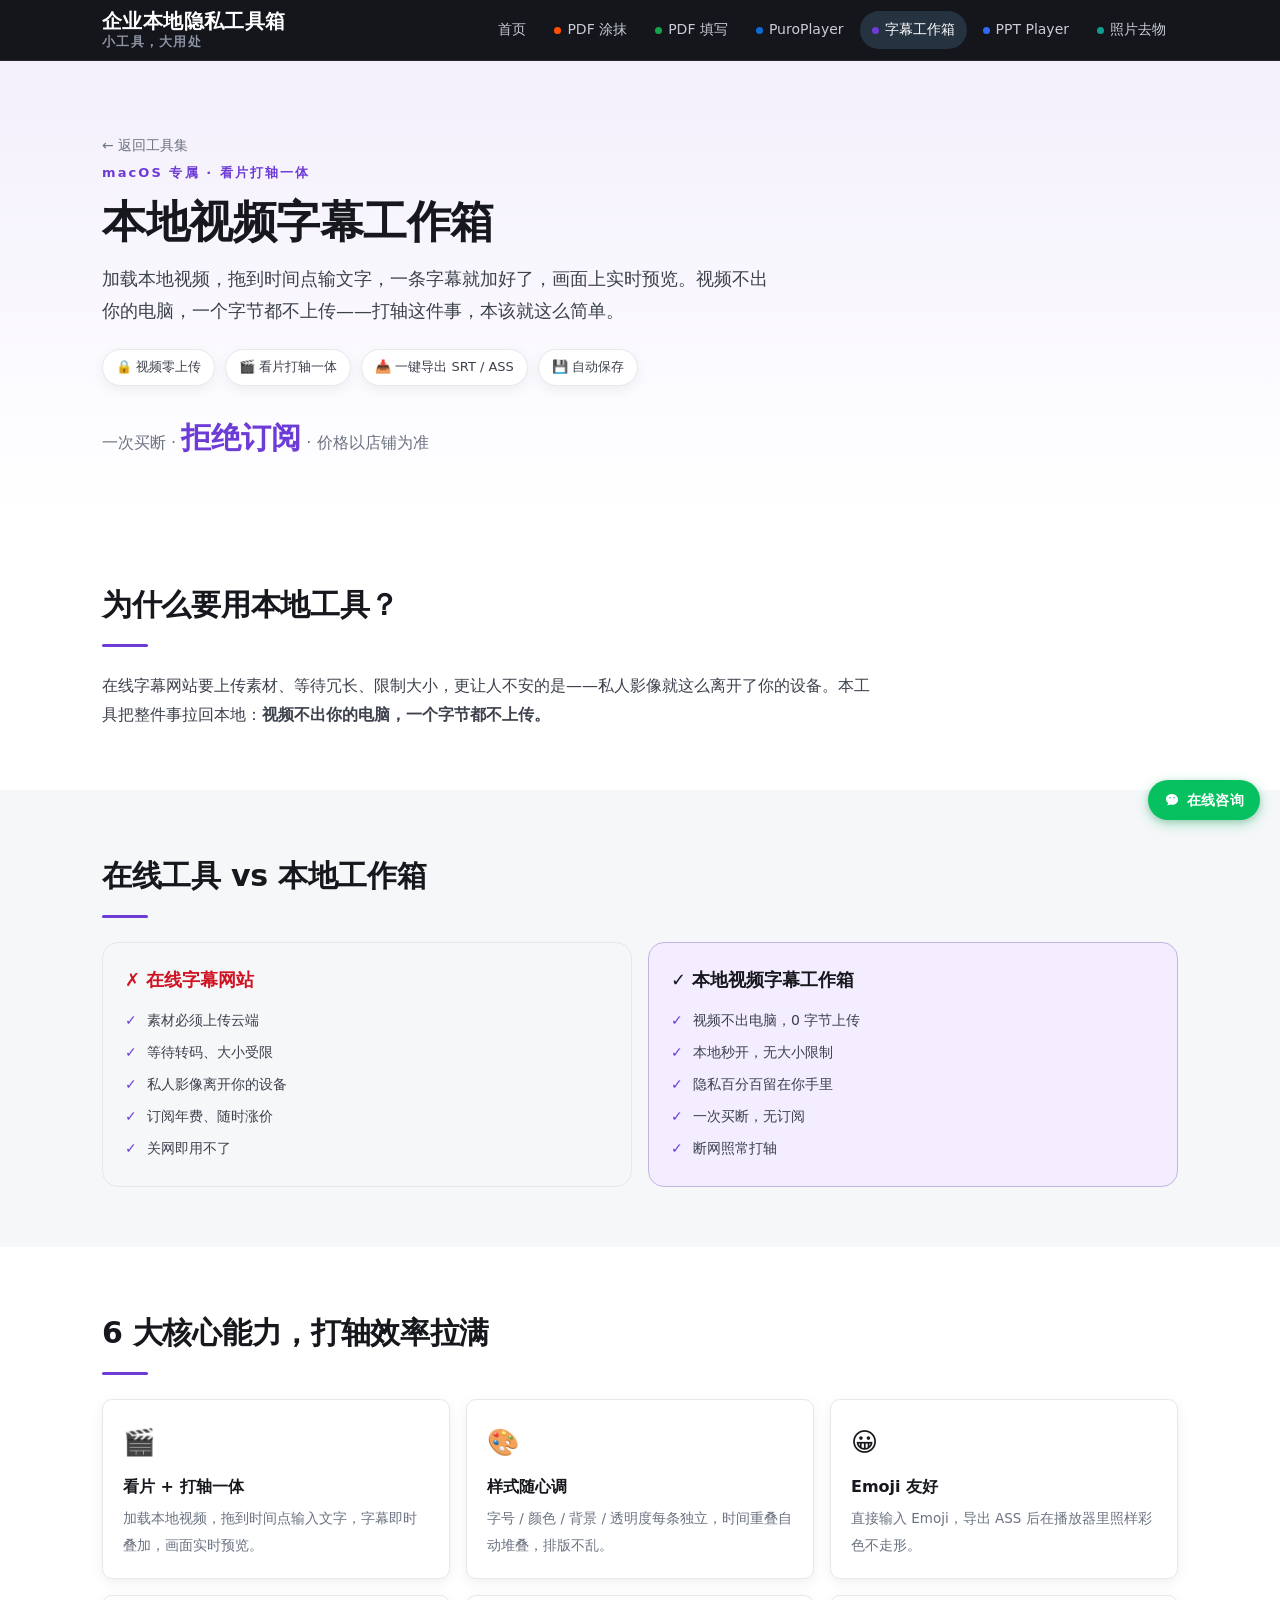
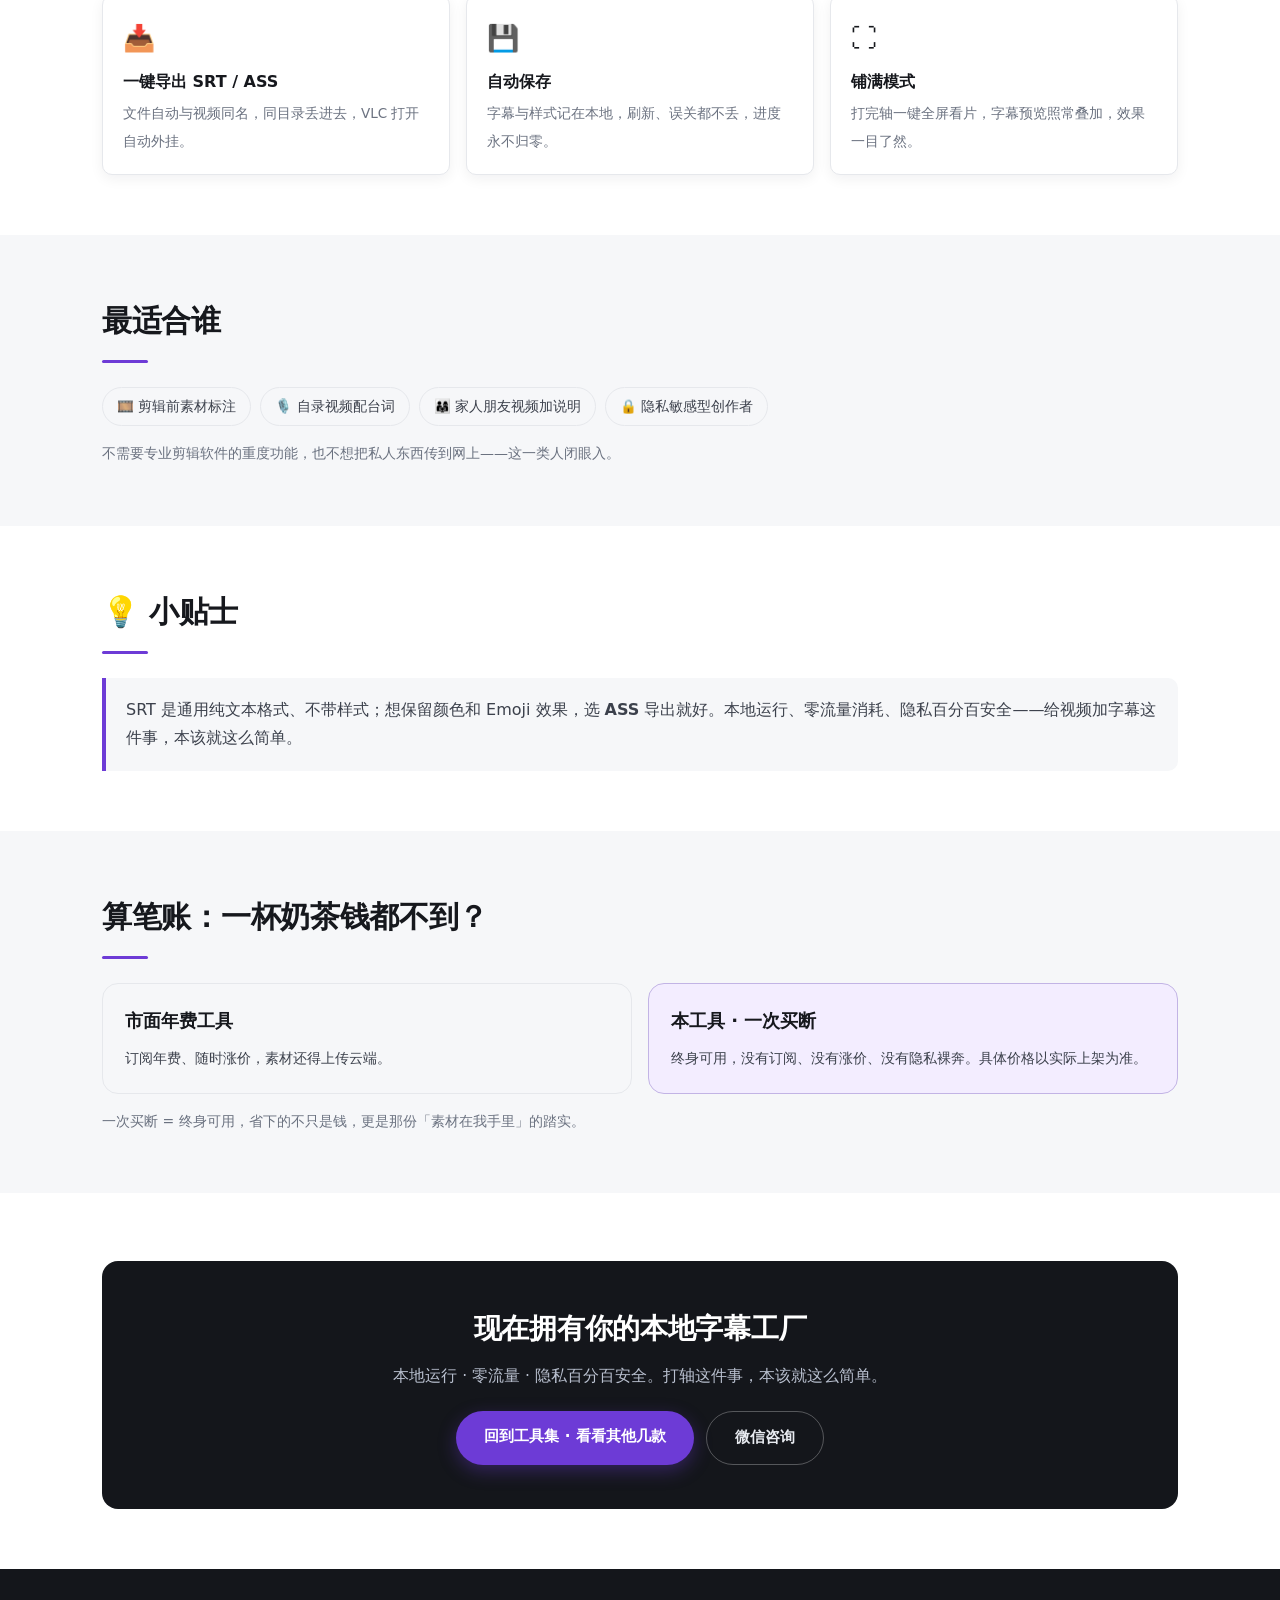
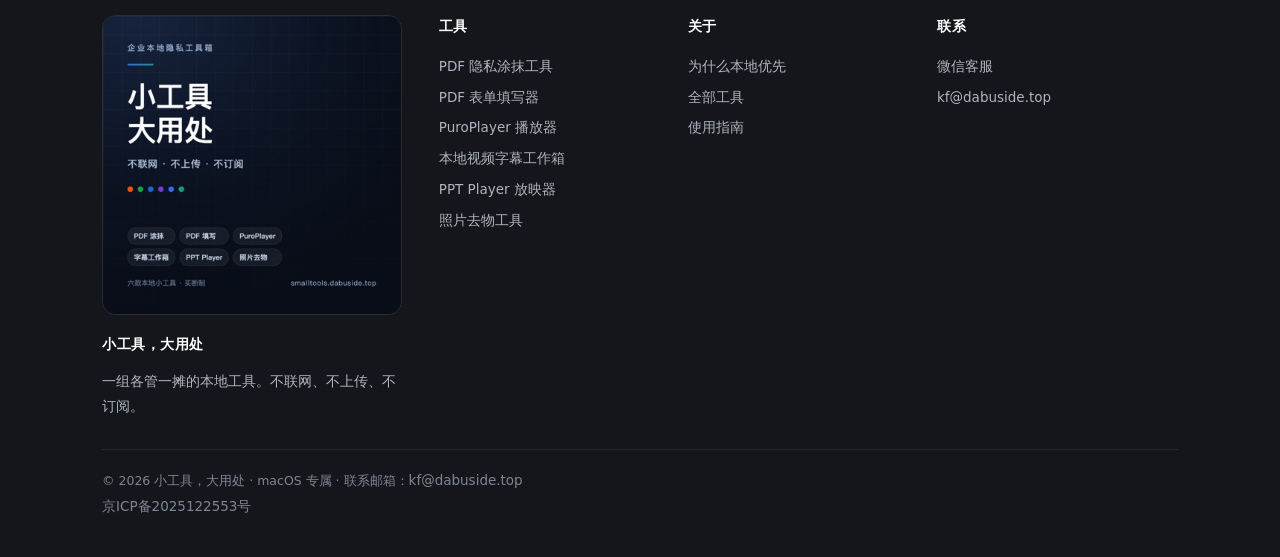
<file: products/subtitle.html>
<!DOCTYPE html>
<html lang="zh-CN">
<head>
<meta charset="UTF-8">
<meta name="viewport" content="width=device-width, initial-scale=1.0">
<title>本地视频字幕工作箱 · 看片打轴一体</title>
<meta name="description" content="macOS 专属的本地视频字幕工作箱：看片打轴一体，视频零上传，一键导出 SRT / ASS。样式随心、Emoji 友好、自动保存。一次买断，拒绝订阅。">
<!-- 分享卡片：微信抓取页面内首张不小于 300×300 的 img 作缩略图，og 系列供 QQ/微博等使用 -->
<meta property="og:type" content="website">
<meta property="og:site_name" content="小工具，大用处">
<meta property="og:title" content="本地视频字幕工作箱 · 看片打轴一体">
<meta property="og:description" content="macOS 专属的本地视频字幕工作箱：看片打轴一体，视频零上传，一键导出 SRT / ASS。样式随心、Emoji 友好、自动保存。一次买断，拒绝订阅。">
<meta property="og:url" content="https://smalltools.dabuside.top/products/subtitle.html">
<meta property="og:image" content="https://smalltools.dabuside.top/assets/img/share-cover.jpg">
<meta property="og:image:width" content="400">
<meta property="og:image:height" content="400">
<meta name="twitter:card" content="summary_large_image">
<meta name="twitter:image" content="https://smalltools.dabuside.top/assets/img/share-cover.jpg">
<link rel="image_src" href="https://smalltools.dabuside.top/assets/img/share-cover.jpg">

<link rel="stylesheet" href="../assets/site.css">
</head>
<body class="p-subtitle">

<header class="site-header">
  <div class="bar">
    <a class="brand" href="../index.html"><span class="brand-top">企业本地隐私工具箱</span><span class="brand-sub">小工具，大用处</span></a>
    <nav class="nav">
      <a href="../index.html">首页</a>
      <a href="pdf-mask.html"><span class="swatch" style="background:#ff5000"></span>PDF 涂抹</a>
      <a href="pdf-form.html"><span class="swatch" style="background:#16a34a"></span>PDF 填写</a>
      <a href="puroplayer.html"><span class="swatch" style="background:#0e6bd6"></span>PuroPlayer</a>
      <a href="subtitle.html" class="active"><span class="swatch" style="background:#6d3bd6"></span>字幕工作箱</a>
      <a href="ppt-player.html"><span class="swatch" style="background:#2f6bf6"></span>PPT Player</a>
      <a href="koutu.html"><span class="swatch" style="background:#0f9d8f"></span>照片去物</a>
    </nav>
  </div>
</header>

<!-- Hero -->
<section class="page-hero">
  <div class="container">
    <a class="back-home" href="../index.html">← 返回工具集</a>
    <div class="eyebrow">macOS 专属 · 看片打轴一体</div>
    <h1>本地视频字幕工作箱</h1>
    <p class="lede">加载本地视频，拖到时间点输文字，一条字幕就加好了，画面上实时预览。视频不出你的电脑，一个字节都不上传——打轴这件事，本该就这么简单。</p>
    <div class="badges">
      <span>🔒 视频零上传</span><span>🎬 看片打轴一体</span><span>📥 一键导出 SRT / ASS</span><span>💾 自动保存</span>
    </div>
    <div class="price-now">一次买断 · <b>拒绝订阅</b> · 价格以店铺为准</div>
  </div>
</section>

<!-- 痛点 -->
<section class="block">
  <div class="container">
    <h2>为什么要用本地工具？</h2>
    <div class="accent-rule"></div>
    <p style="font-size:16px;color:var(--ink-2);max-width:780px;line-height:1.85;margin-top:18px">在线字幕网站要上传素材、等待冗长、限制大小，更让人不安的是——私人影像就这么离开了你的设备。本工具把整件事拉回本地：<strong>视频不出你的电脑，一个字节都不上传。</strong></p>
  </div>
</section>

<!-- 在线 vs 本地 -->
<section class="block section-soft">
  <div class="container">
    <h2>在线工具 vs 本地工作箱</h2>
    <div class="accent-rule"></div>
    <div class="two-col" style="margin-top:24px">
      <div class="tcol b">
        <h3 style="color:#cf1322">✗ 在线字幕网站</h3>
        <ul>
          <li>素材必须上传云端</li>
          <li>等待转码、大小受限</li>
          <li>私人影像离开你的设备</li>
          <li>订阅年费、随时涨价</li>
          <li>关网即用不了</li>
        </ul>
      </div>
      <div class="tcol a">
        <h3>✓ 本地视频字幕工作箱</h3>
        <ul>
          <li>视频不出电脑，0 字节上传</li>
          <li>本地秒开，无大小限制</li>
          <li>隐私百分百留在你手里</li>
          <li>一次买断，无订阅</li>
          <li>断网照常打轴</li>
        </ul>
      </div>
    </div>
  </div>
</section>

<!-- 6 核心能力 -->
<section class="block">
  <div class="container">
    <h2>6 大核心能力，打轴效率拉满</h2>
    <div class="accent-rule"></div>
    <div class="feat-grid" style="margin-top:24px">
      <div class="feat"><div class="ic">🎬</div><b>看片 + 打轴一体</b><span>加载本地视频，拖到时间点输入文字，字幕即时叠加，画面实时预览。</span></div>
      <div class="feat"><div class="ic">🎨</div><b>样式随心调</b><span>字号 / 颜色 / 背景 / 透明度每条独立，时间重叠自动堆叠，排版不乱。</span></div>
      <div class="feat"><div class="ic">😀</div><b>Emoji 友好</b><span>直接输入 Emoji，导出 ASS 后在播放器里照样彩色不走形。</span></div>
      <div class="feat"><div class="ic">📥</div><b>一键导出 SRT / ASS</b><span>文件自动与视频同名，同目录丢进去，VLC 打开自动外挂。</span></div>
      <div class="feat"><div class="ic">💾</div><b>自动保存</b><span>字幕与样式记在本地，刷新、误关都不丢，进度永不归零。</span></div>
      <div class="feat"><div class="ic">⛶</div><b>铺满模式</b><span>打完轴一键全屏看片，字幕预览照常叠加，效果一目了然。</span></div>
    </div>
  </div>
</section>

<!-- 适合谁 -->
<section class="block section-soft">
  <div class="container">
    <h2>最适合谁</h2>
    <div class="accent-rule"></div>
    <div class="tagrow" style="margin-top:22px">
      <span>🎞️ 剪辑前素材标注</span><span>🎙️ 自录视频配台词</span>
      <span>👨‍👩‍👧 家人朋友视频加说明</span><span>🔒 隐私敏感型创作者</span>
    </div>
    <p style="margin-top:16px;font-size:14px;color:var(--muted)">不需要专业剪辑软件的重度功能，也不想把私人东西传到网上——这一类人闭眼入。</p>
  </div>
</section>

<!-- 小贴士 -->
<section class="block">
  <div class="container">
    <h2>💡 小贴士</h2>
    <div class="accent-rule"></div>
    <div class="quote-card" style="margin-top:20px">
      SRT 是通用纯文本格式、不带样式；想保留颜色和 Emoji 效果，选 <strong>ASS</strong> 导出就好。本地运行、零流量消耗、隐私百分百安全——给视频加字幕这件事，本该就这么简单。
    </div>
  </div>
</section>

<!-- 价格锚点（诚实占位） -->
<section class="block section-soft">
  <div class="container">
    <h2>算笔账：一杯奶茶钱都不到？</h2>
    <div class="accent-rule"></div>
    <div class="two-col" style="margin-top:24px">
      <div class="tcol b"><h3>市面年费工具</h3><p style="font-size:14px;color:var(--ink-2)">订阅年费、随时涨价，素材还得上传云端。</p></div>
      <div class="tcol a"><h3>本工具 · 一次买断</h3><p style="font-size:14px;color:var(--ink-2)">终身可用，没有订阅、没有涨价、没有隐私裸奔。具体价格以实际上架为准。</p></div>
    </div>
    <p style="font-size:14px;color:var(--muted);margin-top:16px">一次买断 = 终身可用，省下的不只是钱，更是那份「素材在我手里」的踏实。</p>
  </div>
</section>

<!-- CTA -->
<section class="block">
  <div class="container">
    <div class="page-cta">
      <h2>现在拥有你的本地字幕工厂</h2>
      <p>本地运行 · 零流量 · 隐私百分百安全。打轴这件事，本该就这么简单。</p>
      <div class="btns">
        <a class="btn btn-primary" href="../index.html">回到工具集 · 看看其他几款</a>
        <a class="btn btn-wechat" href="https://work.weixin.qq.com/kfid/kfc93ea03d06a71cab2" target="_blank" rel="noopener">微信咨询</a>
      </div>
    </div>
  </div>
</section>

<footer class="site-footer">
  <div class="container">
    <div class="cols">
      <div><img class="footer-mark" src="../assets/img/share-cover.jpg" alt="小工具，大用处 · 六款本地小工具" width="400" height="400" decoding="async"><h4>小工具，大用处</h4><p class="lead">一组各管一摊的本地工具。不联网、不上传、不订阅。</p></div>
      <div>
        <h4>工具</h4>
        <a href="pdf-mask.html">PDF 隐私涂抹工具</a>
        <a href="pdf-form.html">PDF 表单填写器</a>
        <a href="puroplayer.html">PuroPlayer 播放器</a>
        <a href="subtitle.html">本地视频字幕工作箱</a>
        <a href="ppt-player.html">PPT Player 放映器</a>
        <a href="koutu.html">照片去物工具</a>
      </div>
      <div><h4>关于</h4><a href="../index.html#why">为什么本地优先</a><a href="../index.html#products">全部工具</a><a href="../index.html#guides">使用指南</a></div>
      <div>
        <h4>联系</h4>
        <a href="https://work.weixin.qq.com/kfid/kfc93ea03d06a71cab2" target="_blank" rel="noopener">微信客服</a>
        <a href="mailto:kf@dabuside.top">kf@dabuside.top</a>
      </div>
    </div>
    <div class="copy">© 2026 小工具，大用处 · macOS 专属 · 联系邮箱：<a href="mailto:kf@dabuside.top" style="color:#7e8694;text-decoration:none">kf@dabuside.top</a><br>
      <a href="https://beian.miit.gov.cn/" target="_blank" rel="noopener" style="color:#7e8694;text-decoration:none">京ICP备2025122553号</a></div>
  </div>
</footer>

<!-- 悬浮微信客服：跳转企业微信客服会话（PC 端为扫码引导页） -->
<a class="wxkf-fab" href="https://work.weixin.qq.com/kfid/kfc93ea03d06a71cab2" target="_blank" rel="noopener" aria-label="在线咨询：微信扫码联系客服">
  <svg viewBox="0 0 24 24" aria-hidden="true" fill="currentColor"><path d="M12.04 3C6.98 3 2.9 6.4 2.9 10.6c0 2.36 1.34 4.47 3.45 5.87-.18.95-.66 2.06-1.43 2.94-.2.23-.03.6.28.58 1.55-.14 2.94-.78 3.87-1.32.94.26 1.94.4 2.97.4 5.06 0 9.14-3.4 9.14-7.6S17.1 3 12.04 3Zm-3.1 4.63a1.13 1.13 0 1 1 0 2.26 1.13 1.13 0 0 1 0-2.26Zm6.2 0a1.13 1.13 0 1 1 0 2.26 1.13 1.13 0 0 1 0-2.26Z"/></svg>
  <span>在线咨询</span>
</a>

</body>
</html>
</file>
<file: assets/site.css>
/* =========================================================
   本地优先工具集 · 站点统一设计系统
   中性聚合：外壳统一，每款产品用自身 accent 着色
   ========================================================= */

/* ---------- Reset ---------- */
*, *::before, *::after { box-sizing: border-box; }
* { margin: 0; padding: 0; }
html { scroll-behavior: smooth; -webkit-text-size-adjust: 100%; }
img { max-width: 100%; display: block; }
a { color: inherit; text-decoration: none; }
button { font: inherit; cursor: pointer; }

/* ---------- 设计变量 ---------- */
:root {
  --ink: #16181d;          /* 主文字 */
  --ink-2: #3c414c;        /* 次级文字 */
  --muted: #6b7280;        /* 辅助文字 */
  --line: #e6e8ec;         /* 分隔线 */
  --bg: #ffffff;           /* 页面底 */
  --bg-soft: #f6f7f9;      /* 浅灰区块 */
  --surface: #ffffff;      /* 卡片底 */
  --shell: #14161b;        /* 顶/底导航深色 */
  --shell-ink: #e8eaef;
  --accent: #2f6bf6;       /* 默认强调色，各页覆盖 */
  --accent-weak: #eef3ff;  /* accent 浅底 */
  --radius: 16px;
  --radius-sm: 10px;
  --maxw: 1120px;
  --shadow: 0 10px 30px rgba(20,22,27,.08);
  --shadow-sm: 0 4px 14px rgba(20,22,27,.06);
  --font: -apple-system, BlinkMacSystemFont, "PingFang SC", "Hiragino Sans GB",
          "Microsoft YaHei", "Segoe UI", system-ui, sans-serif;
}

/* 各产品 accent（中性聚合，产品保留本色） */
body.p-pdf       { --accent: #ff5000; --accent-weak: #fff3ec; }
body.p-puro      { --accent: #0e6bd6; --accent-weak: #e9f3ff; }
body.p-subtitle  { --accent: #6d3bd6; --accent-weak: #f3edff; }
body.p-ppt       { --accent: #2f6bf6; --accent-weak: #eaf1ff; }
body.p-koutu     { --accent: #0f9d8f; --accent-weak: #e6f7f4; }
body.p-form      { --accent: #16a34a; --accent-weak: #ecfdf3; }

/* ---------- Base ---------- */
body {
  font-family: var(--font);
  color: var(--ink);
  background: var(--bg);
  line-height: 1.7;
  -webkit-font-smoothing: antialiased;
  text-rendering: optimizeLegibility;
}
.container { max-width: var(--maxw); margin: 0 auto; padding: 0 22px; }
section { padding: 72px 0; }
.section-soft { background: var(--bg-soft); }

/* ---------- 顶部导航 ---------- */
.site-header {
  position: sticky; top: 0; z-index: 50;
  background: var(--shell); color: var(--shell-ink);
  border-bottom: 1px solid rgba(255,255,255,.07);
}
.site-header .bar {
  max-width: var(--maxw); margin: 0 auto; padding: 0 22px;
  height: 60px; display: flex; align-items: center; gap: 18px;
}
.brand { display: inline-flex; flex-direction: column; justify-content: center; gap: 2px;
  color: #fff; white-space: nowrap; text-decoration: none; }
.brand .brand-top { font-size: 20px; line-height: 1.15; font-weight: 800; letter-spacing: .02em; }
.brand .brand-sub { font-size: 12.5px; line-height: 1.15; font-weight: 600; letter-spacing: .1em; color: #8b93a4; }
.brand .dot { color: #7CC4FF; }
.nav { display: flex; gap: 4px; margin-left: auto; flex-wrap: wrap; justify-content: flex-end; }
.nav a {
  font-size: 14px; color: #c7ccd6; padding: 7px 12px; border-radius: 999px;
  white-space: nowrap; transition: background .15s, color .15s;
}
.nav a:hover { background: rgba(255,255,255,.08); color: #fff; }
.nav a.active { background: rgba(124,196,255,.16); color: #fff; }
.nav a .swatch { display: inline-block; width: 7px; height: 7px; border-radius: 50%; margin-right: 6px; vertical-align: middle; }

/* ---------- 页脚 ---------- */
.site-footer { background: var(--shell); color: #aeb4c0; padding: 46px 0 38px; margin-top: 0; }
.site-footer .cols { display: grid; grid-template-columns: 1.4fr 1fr 1fr 1.1fr; gap: 30px; }
.site-footer h4 { color: #fff; font-size: 14px; margin-bottom: 12px; letter-spacing: .04em; }
.site-footer a { color: #aeb4c0; font-size: 13.5px; display: block; padding: 4px 0; }
.site-footer a:hover { color: #fff; }
.site-footer .lead { font-size: 14px; line-height: 1.8; }
.site-footer .copy { border-top: 1px solid rgba(255,255,255,.08); margin-top: 30px; padding-top: 18px;
  font-size: 12.5px; color: #7e8694; line-height: 1.9; }
/* 版权行里的邮箱/备案号要跟着文字走，不能继承 footer a 的块级（否则「联系邮箱：」后断行） */
.site-footer .copy a { display: inline; padding: 0; }
/* 分享封面图：必须按真实尺寸渲染 ≥300×300 —— 微信在 WebView 里渲染后按「显示尺寸」筛图，
   若用 CSS 收小，等于自己把候选图排除掉（实测 88px 时朋友圈卡片一直无图）。 */
.site-footer .footer-mark { display: block; width: 300px; height: 300px; max-width: 100%;
  border-radius: 14px; margin-bottom: 18px; border: 1px solid rgba(255,255,255,.10); }
@media (max-width: 640px) { .site-footer .footer-mark { width: 300px; height: 300px; } }

/* ---------- 按钮 ---------- */
.btn {
  display: inline-block; font-weight: 700; font-size: 15px;
  padding: 13px 28px; border-radius: 999px; transition: transform .12s, box-shadow .15s, background .15s;
}
.btn-primary { background: var(--accent); color: #fff; box-shadow: 0 6px 18px color-mix(in srgb, var(--accent) 35%, transparent); }
.btn-primary:hover { transform: translateY(-1px); }
.btn-ghost { background: transparent; color: var(--accent); border: 1.5px solid var(--accent); }
.btn-ghost:hover { background: var(--accent-weak); }
.btn-light { background: #fff; color: var(--ink); }
.btn-light:hover { transform: translateY(-1px); }
/* 微信客服：中性描边次级按钮
   不用微信绿——koutu 的 accent 是青绿、pdf-form 是绿，绿上加绿会跟主 CTA 撞色 */
.btn-wechat { background: transparent; color: #e8ebf1; border: 1.5px solid rgba(255,255,255,.28); }
.btn-wechat:hover { background: rgba(255,255,255,.09); border-color: rgba(255,255,255,.6); }
/* 按钮并排组（页面底部 CTA 用） */
.btns { display: flex; gap: 12px; justify-content: center; flex-wrap: wrap; }
/* 正文内联链接（如「联系客服」） */
.inline-link { color: var(--accent); font-weight: 700;
  border-bottom: 1px solid color-mix(in srgb, var(--accent) 40%, transparent); }
.inline-link:hover { border-bottom-color: var(--accent); }

/* =========================================================
   首页区块
   ========================================================= */
/* Hero */
.hero { background: radial-gradient(1200px 500px at 70% -10%, #1d2740 0%, #0d1018 60%); color: #fff; padding: 96px 0 84px; }
.hero .kicker { display: inline-block; font-size: 13px; letter-spacing: .18em; color: #7CC4FF;
  border: 1px solid rgba(124,196,255,.35); padding: 6px 14px; border-radius: 999px; margin-bottom: 22px; }
.hero h1 { font-size: clamp(30px, 5vw, 50px); line-height: 1.18; font-weight: 800; letter-spacing: -.01em; }
.hero h1 .hl { color: #7CC4FF; }
.hero p.sub { font-size: 18px; color: #b9c0cf; margin-top: 20px; max-width: 640px; line-height: 1.8; }
.hero .cta-row { margin-top: 34px; display: flex; gap: 14px; flex-wrap: wrap; }
.hero .stats { margin-top: 44px; display: flex; gap: 40px; flex-wrap: wrap; }
.hero .stats .s b { display: block; font-size: 28px; font-weight: 800; color: #fff; }
.hero .stats .s span { font-size: 13px; color: #8b93a4; }

/* 三原则 */
.pillars { display: grid; grid-template-columns: repeat(3, 1fr); gap: 20px; }
.pillar { background: var(--surface); border: 1px solid var(--line); border-radius: var(--radius); padding: 28px 24px; box-shadow: var(--shadow-sm); }
.pillar .ic { width: 46px; height: 46px; border-radius: 12px; background: var(--accent-weak); color: var(--accent);
  display: flex; align-items: center; justify-content: center; font-size: 22px; margin-bottom: 16px; }
.pillar h3 { font-size: 19px; margin-bottom: 8px; }
.pillar p { font-size: 14.5px; color: var(--muted); line-height: 1.75; }

/* 区块标题 */
.sec-head { text-align: center; max-width: 720px; margin: 0 auto 40px; }
.sec-head .eyebrow { font-size: 13px; letter-spacing: .16em; color: var(--accent); font-weight: 700; }
.sec-head h2 { font-size: clamp(24px, 3.4vw, 34px); margin: 10px 0 12px; letter-spacing: -.01em; }
.sec-head p { color: var(--muted); font-size: 16px; }

/* 产品卡网格 */
.products { display: grid; grid-template-columns: repeat(2, 1fr); gap: 22px; }
.pcard { position: relative; background: var(--surface); border: 1px solid var(--line); border-radius: var(--radius);
  padding: 28px; box-shadow: var(--shadow-sm); transition: transform .15s, box-shadow .15s, border-color .15s; overflow: hidden; }
.pcard::before { content: ""; position: absolute; left: 0; top: 0; bottom: 0; width: 5px; background: var(--pc-accent, var(--accent)); }
.pcard:hover { transform: translateY(-3px); box-shadow: var(--shadow); border-color: color-mix(in srgb, var(--pc-accent, var(--accent)) 40%, var(--line)); }
.pcard .ptag { font-size: 12.5px; color: var(--muted); letter-spacing: .04em; }
.pcard h3 { font-size: 22px; margin: 6px 0 4px; }
.pcard .one { font-size: 14.5px; color: var(--ink-2); line-height: 1.7; min-height: 48px; }
.pcard .meta { display: flex; gap: 10px; flex-wrap: wrap; margin: 16px 0 18px; }
.pcard .chip { font-size: 12px; color: var(--ink-2); background: var(--bg-soft); border: 1px solid var(--line);
  padding: 4px 10px; border-radius: 999px; }
.pcard .price { font-size: 15px; color: var(--muted); margin-bottom: 18px; }
.pcard .price b { color: var(--pc-accent, var(--accent)); font-size: 20px; }
.pcard .go { font-weight: 700; color: var(--pc-accent, var(--accent)); font-size: 14.5px; }
.pcard .go::after { content: " →"; }

/* 对比表 */
.compare { width: 100%; border-collapse: collapse; background: var(--surface); border-radius: var(--radius); overflow: hidden;
  box-shadow: var(--shadow-sm); border: 1px solid var(--line); font-size: 14.5px; }
.compare th, .compare td { padding: 14px 16px; text-align: left; border-bottom: 1px solid var(--line); vertical-align: top; }
.compare thead th { background: var(--shell); color: #fff; font-size: 13px; letter-spacing: .03em; }
.compare tbody th { font-weight: 700; color: var(--ink); background: var(--bg-soft); width: 130px; }
.compare td b { color: var(--accent); }
.compare .accent-cell { font-weight: 700; color: var(--pc-accent, var(--accent)); }

/* CTA 带 */
.cta-band { background: var(--shell); color: #fff; border-radius: var(--radius); padding: 48px 40px; text-align: center; }
.cta-band h2 { font-size: clamp(22px, 3vw, 30px); margin-bottom: 12px; }
.cta-band p { color: #b9c0cf; margin-bottom: 24px; font-size: 16px; }

/* =========================================================
   产品详情页区块
   ========================================================= */
.page-hero { padding: 70px 0 56px; background-color: #fff;
  background: linear-gradient(180deg, color-mix(in srgb, var(--accent) 8%, #fff) 0%, #fff 100%); }
.page-hero .eyebrow { font-size: 13px; letter-spacing: .16em; color: var(--accent); font-weight: 700; }
.page-hero h1 { font-size: clamp(28px, 4.4vw, 44px); line-height: 1.2; margin: 12px 0 14px; letter-spacing: -.01em; }
.page-hero .lede { font-size: 18px; color: var(--ink-2); max-width: 680px; line-height: 1.8; }
.page-hero .badges { display: flex; gap: 10px; flex-wrap: wrap; margin-top: 22px; }
.page-hero .badges span { font-size: 13px; background: #fff; border: 1px solid var(--line); color: var(--ink-2);
  padding: 6px 13px; border-radius: 999px; box-shadow: var(--shadow-sm); }
.page-hero .price-now { margin-top: 26px; font-size: 16px; color: var(--muted); }
.page-hero .price-now b { color: var(--accent); font-size: 30px; font-weight: 800; }

/* 通用区块标题 */
.block { padding: 60px 0; }
.block-tight { padding: 44px 0; }
.block h2 { font-size: clamp(22px, 3vw, 30px); margin-bottom: 8px; letter-spacing: -.01em; }
.block .h2-sub { color: var(--muted); font-size: 15.5px; margin-bottom: 28px; }
.block .accent-rule { width: 46px; height: 3px; background: var(--accent); border-radius: 2px; margin: 14px 0 24px; }

/* 痛点/引言卡 */
.quote-card { background: var(--bg-soft); border-left: 4px solid var(--accent); border-radius: 0 var(--radius-sm) var(--radius-sm) 0;
  padding: 18px 20px; font-size: 16px; color: var(--ink-2); line-height: 1.8; }
.callout { background: var(--accent-weak); border-radius: var(--radius-sm); padding: 18px 20px; font-size: 16px;
  color: var(--ink); line-height: 1.8; font-weight: 600; text-align: center; }

/* 列表 */
.ul-clean { list-style: none; }
.ul-clean li { padding: 7px 0 7px 26px; position: relative; font-size: 15.5px; color: var(--ink-2); line-height: 1.7; }
.ul-clean li::before { content: "✓"; position: absolute; left: 0; top: 7px; color: var(--accent); font-weight: 800; }
.ul-x { list-style: none; }
.ul-x li { padding: 11px 0 11px 28px; position: relative; font-size: 15.5px; color: var(--ink-2); line-height: 1.7;
  border-bottom: 1px dashed var(--line); }
.ul-x li::before { content: "✕"; position: absolute; left: 0; top: 11px; color: #d9484a; font-weight: 800; }
.ul-x li b { color: var(--ink); }

/* 功能九/六宫格 */
.feat-grid { display: grid; grid-template-columns: repeat(3, 1fr); gap: 16px; }
.feat { background: var(--surface); border: 1px solid var(--line); border-radius: var(--radius-sm); padding: 20px; box-shadow: var(--shadow-sm); }
.feat .ic { font-size: 26px; margin-bottom: 8px; }
.feat b { display: block; font-size: 16px; margin-bottom: 4px; color: var(--ink); }
.feat span { font-size: 13.5px; color: var(--muted); line-height: 1.65; }

/* 双栏对比（两种模式等） */
.two-col { display: grid; grid-template-columns: 1fr 1fr; gap: 16px; }
.tcol { border-radius: var(--radius); padding: 22px; border: 1px solid var(--line); }
.tcol.a { background: var(--accent-weak); border-color: color-mix(in srgb, var(--accent) 30%, var(--line)); }
.tcol.b { background: var(--bg-soft); }
.tcol h3 { font-size: 18px; margin-bottom: 10px; }
.tcol .tag { display: inline-block; font-size: 11.5px; padding: 3px 10px; border-radius: 999px; margin-bottom: 12px;
  background: #fff; color: var(--accent); border: 1px solid color-mix(in srgb, var(--accent) 30%, var(--line)); }
.tcol ul { list-style: none; }
.tcol li { font-size: 14px; color: var(--ink-2); padding: 4px 0 4px 22px; position: relative; }
.tcol li::before { content: "✓"; position: absolute; left: 0; color: var(--accent); font-weight: 800; }

/* 步骤 */
.steps { display: flex; flex-wrap: wrap; gap: 14px; }
.step { flex: 1; min-width: 150px; background: var(--bg-soft); border-radius: var(--radius-sm); padding: 18px; text-align: center; }
.step .n { width: 32px; height: 32px; line-height: 32px; margin: 0 auto 10px; background: var(--accent); color: #fff;
  border-radius: 50%; font-weight: 800; }
.step p { font-size: 14px; color: var(--ink-2); }

/* 规格表 */
.spec { width: 100%; border-collapse: collapse; background: var(--surface); border: 1px solid var(--line);
  border-radius: var(--radius); overflow: hidden; font-size: 15px; }
.spec th, .spec td { padding: 13px 16px; border-bottom: 1px solid var(--line); text-align: left; vertical-align: top; }
.spec tr:last-child th, .spec tr:last-child td { border-bottom: none; }
.spec th { width: 32%; background: var(--bg-soft); color: var(--ink); font-weight: 700; }
.spec td { color: var(--ink-2); }

/* 价格三档 */
.plans { display: grid; grid-template-columns: repeat(3, 1fr); gap: 16px; }
.plan { position: relative; border-radius: var(--radius); padding: 22px; border: 1px solid var(--line); background: var(--surface); }
.plan.hot { border: 2px solid var(--accent); box-shadow: var(--shadow); }
.plan .ribbon { position: absolute; right: -2px; top: -12px; background: var(--accent); color: #fff; font-size: 11px;
  padding: 4px 12px; border-radius: 10px 10px 0 10px; font-weight: 700; }
.plan .name { font-size: 16px; font-weight: 800; }
.plan .price { font-size: 26px; font-weight: 800; color: var(--accent); margin: 8px 0; }
.plan .price small { font-size: 13px; color: var(--muted); font-weight: 600; }
.plan .desc { font-size: 13.5px; color: var(--muted); line-height: 1.7; }

/* FAQ */
.faq { max-width: 820px; }
.faq .item { border-bottom: 1px solid var(--line); padding: 4px 0; }
.faq .q { font-size: 16px; font-weight: 700; color: var(--ink); padding: 16px 0 6px; display: flex; gap: 10px; }
.faq .q::before { content: "Q"; flex: 0 0 auto; width: 22px; height: 22px; background: var(--accent-weak); color: var(--accent);
  border-radius: 6px; display: flex; align-items: center; justify-content: center; font-size: 13px; font-weight: 800; }
.faq .a { font-size: 14.5px; color: var(--muted); padding: 0 0 16px 32px; line-height: 1.8; }

/* 配图占位 / 截图 */
.shot { border-radius: var(--radius); border: 1px solid var(--line); box-shadow: var(--shadow); overflow: hidden; background: #fff; }
.shot img { width: 100%; }
.shot .cap { font-size: 13px; color: var(--muted); text-align: center; padding: 10px 14px; border-top: 1px solid var(--line); }
.placeholder { border: 2px dashed var(--line); border-radius: var(--radius); padding: 40px 20px; text-align: center;
  color: var(--muted); font-size: 14px; background: var(--bg-soft); }
.placeholder b { color: var(--ink-2); }

/* 识别示意（产品页图解，明确不是界面截图） */
.demo .panes { display: grid; grid-template-columns: 1fr 1fr; }
.demo .pane { padding: 24px 20px; }
.demo .pane + .pane { border-left: 1px solid var(--line); }
.demo .pane .lbl { font-size: 12px; letter-spacing: .06em; color: var(--muted); margin-bottom: 18px; }
.demo .row { display: flex; align-items: baseline; gap: 7px; font-size: 13.5px; color: var(--ink-2); margin-bottom: 15px; }
.demo .row:last-child { margin-bottom: 0; }
.demo .blank { flex: 1; height: 14px; border-bottom: 1px solid #9aa1ad; }
.demo .box { display: inline-block; width: 12px; height: 12px; border: 1px solid #6b7280; margin-right: 5px; vertical-align: -1px; }
.demo .hit { flex: 1; height: 19px; border: 1.5px dashed var(--accent); border-radius: 3px;
  background: var(--accent-weak); align-self: center; }
.demo .hit-box { display: inline-block; width: 13px; height: 13px; border: 1.5px dashed var(--accent);
  border-radius: 3px; background: var(--accent-weak); margin-right: 5px; vertical-align: -1px; }
@media (max-width: 640px) {
  .demo .panes { grid-template-columns: 1fr; }
  .demo .pane + .pane { border-left: none; border-top: 1px solid var(--line); }
}

/* 首页指南卡（原先只写在 guide.css 里，首页没引那个文件，所以一直是裸链接） */
.guide-cards { display: grid; grid-template-columns: repeat(3, 1fr); gap: 18px; }
.gcard {
  display: block; background: var(--surface); border: 1px solid var(--line); border-radius: var(--radius);
  padding: 24px; box-shadow: var(--shadow-sm); transition: transform .15s, box-shadow .15s, border-color .15s;
}
.gcard:hover { transform: translateY(-3px); box-shadow: var(--shadow); border-color: color-mix(in srgb, var(--accent) 35%, var(--line)); }
.gcard .q { font-size: 17px; font-weight: 800; line-height: 1.5; color: var(--ink); }
.gcard .d { font-size: 13.5px; color: var(--muted); line-height: 1.7; margin-top: 8px; }
.gcard .go { display: inline-block; margin-top: 14px; font-size: 13.5px; font-weight: 700; color: var(--accent); }
@media (max-width: 900px) { .guide-cards { grid-template-columns: 1fr; } }

/* 产品页底部 CTA */
.page-cta { background: var(--shell); color: #fff; border-radius: var(--radius); padding: 44px 36px; text-align: center; margin: 8px 0 0; }
.page-cta h2 { font-size: clamp(20px, 3vw, 28px); margin-bottom: 10px; }
.page-cta p { color: #b9c0cf; margin-bottom: 22px; font-size: 15.5px; }

/* 诚实边界警示 */
.warn-note { background: #fff5f5; border-left: 4px solid #d9484a; border-radius: 0 var(--radius-sm) var(--radius-sm) 0;
  padding: 18px 20px; font-size: 15px; color: #8a2f2f; line-height: 1.8; }

/* 返回首页 */
.back-home { display: inline-flex; align-items: center; gap: 6px; font-size: 14px; color: var(--muted); margin-bottom: 4px; }
.back-home:hover { color: var(--accent); }

/* 标签行（人群等） */
.tagrow { display: flex; flex-wrap: wrap; gap: 9px; }
.tagrow span { background: var(--bg-soft); border: 1px solid var(--line); border-radius: 999px; padding: 7px 14px; font-size: 13.5px; color: var(--ink-2); }

/* =========================================================
   响应式
   ========================================================= */
@media (max-width: 900px) {
  .products { grid-template-columns: 1fr; }
  .feat-grid { grid-template-columns: repeat(2, 1fr); }
  .plans { grid-template-columns: 1fr; }
  .site-footer .cols { grid-template-columns: 1fr 1fr; }
}
@media (max-width: 640px) {
  section { padding: 52px 0; }
  .block { padding: 44px 0; }
  .pillars { grid-template-columns: 1fr; }
  .two-col { grid-template-columns: 1fr; }
  .feat-grid { grid-template-columns: 1fr; }
  .nav { gap: 2px; }
  .nav a { padding: 6px 9px; font-size: 13px; }
  .brand .brand-top { font-size: 17px; }
  .brand .brand-sub { font-size: 11.5px; letter-spacing: .08em; }
  .site-header .bar { height: auto; padding: 10px 16px; flex-wrap: wrap; gap: 10px; }
  .nav { margin-left: 0; width: 100%; justify-content: flex-start; }
  .hero { padding: 70px 0 60px; }
  .hero .stats { gap: 26px; }
  .site-footer .cols { grid-template-columns: 1fr; }
  .compare, .spec { font-size: 13.5px; }
  .compare th, .compare td, .spec th, .spec td { padding: 11px 12px; }
}

/* 右侧悬浮微信客服 */
.wxkf-fab {
  position: fixed; right: 20px; bottom: 80px; z-index: 9999;
  display: inline-flex; align-items: center; gap: 7px;
  padding: 12px 16px; border-radius: 24px;
  background: #07c160; color: #fff;
  font-size: 14px; font-weight: 600; line-height: 1; letter-spacing: .02em;
  text-decoration: none; white-space: nowrap;
  box-shadow: 0 4px 14px rgba(7,193,96,.32), 0 2px 6px rgba(0,0,0,.16);
  transition: transform .18s ease, box-shadow .18s ease, background .18s ease;
  -webkit-tap-highlight-color: transparent;
}
.wxkf-fab svg { display: block; width: 16px; height: 16px; flex: none; }
.wxkf-fab:hover { background: #06ad56; transform: translateY(-2px);
  box-shadow: 0 6px 20px rgba(7,193,96,.40), 0 3px 8px rgba(0,0,0,.18); }
.wxkf-fab:active { transform: translateY(0); }
.wxkf-fab:focus-visible { outline: 2px solid #07c160; outline-offset: 3px; }

@media (max-width: 640px) {
  .wxkf-fab { right: 14px; bottom: calc(72px + env(safe-area-inset-bottom, 0px));
    padding: 11px 14px; font-size: 13px; gap: 6px; }
  .wxkf-fab svg { width: 15px; height: 15px; }
}
@media (prefers-reduced-motion: reduce) {
  .wxkf-fab, .wxkf-fab:hover { transition: none; transform: none; }
}
</file>
<file: assets/guide.css>
/* =========================================================
   问题页（/guide/）文章排版
   依赖 site.css 的变量与通用组件，只补"长文可读性"
   ========================================================= */

/* 文章主体：窄栏，行高放大 */
.guide-body { max-width: 780px; }
.guide-body p { font-size: 16.5px; line-height: 1.95; color: var(--ink-2); margin: 16px 0; }
.guide-body p.lead-p { font-size: 18px; color: var(--ink); }
.guide-body strong { color: var(--ink); font-weight: 700; }
.guide-body em { font-style: normal; background: linear-gradient(transparent 62%, var(--accent-weak) 0); padding: 0 2px; }
.guide-body code {
  font-family: ui-monospace, SFMono-Regular, Menlo, monospace; font-size: 14px;
  background: var(--bg-soft); border: 1px solid var(--line); border-radius: 6px; padding: 2px 6px; color: var(--ink);
}

/* 小节标题 */
.guide-body h2 {
  font-size: clamp(21px, 2.6vw, 27px); margin: 52px 0 6px; line-height: 1.35;
  padding-left: 14px; border-left: 4px solid var(--accent);
}
.guide-body h2:first-child { margin-top: 0; }
.guide-body h3 { font-size: 18.5px; margin: 30px 0 6px; color: var(--ink); }
.guide-body h2 + p, .guide-body h3 + p { margin-top: 10px; }

/* 无序 / 有序列表 */
.guide-body ul, .guide-body ol { margin: 14px 0 14px 22px; }
.guide-body li { font-size: 16px; line-height: 1.9; color: var(--ink-2); margin: 8px 0; padding-left: 4px; }
.guide-body ul li::marker { color: var(--accent); }
.guide-body ol li::marker { color: var(--accent); font-weight: 800; }

/* 表格外层允许横向滚动 */
.table-wrap { overflow-x: auto; margin: 22px 0; }

/* 内嵌提示块 */
.tip {
  background: var(--accent-weak); border-radius: var(--radius-sm); padding: 16px 20px;
  font-size: 15.5px; line-height: 1.85; color: var(--ink); margin: 22px 0;
}
.tip b { color: var(--ink); }
.tip.plain { background: var(--bg-soft); border: 1px solid var(--line); }
.tip.danger { background: #fff5f5; border-left: 4px solid #d9484a; color: #7c2b2b; border-radius: 0 var(--radius-sm) var(--radius-sm) 0; }

/* 自检清单 */
.checklist { list-style: none; margin: 18px 0; padding: 0; }
.checklist li { position: relative; padding: 10px 0 10px 34px; border-bottom: 1px dashed var(--line); font-size: 16px; }
.checklist li::before {
  content: ""; position: absolute; left: 2px; top: 15px; width: 16px; height: 16px;
  border: 2px solid var(--accent); border-radius: 4px;
}

/* 文章页角标：属于哪个工具 */
.tool-tag {
  display: inline-flex; align-items: center; gap: 8px; font-size: 13px; color: var(--ink-2);
  background: #fff; border: 1px solid var(--line); border-radius: 999px; padding: 6px 14px; margin-top: 20px;
  box-shadow: var(--shadow-sm);
}
.tool-tag i { width: 8px; height: 8px; border-radius: 50%; background: var(--accent); font-style: normal; }

/* 文末工具卡 */
.guide-cta {
  margin: 46px 0 8px; padding: 26px 26px 24px; border: 1px solid var(--line); border-radius: var(--radius);
  background: var(--bg-soft);
}
.guide-cta .k { font-size: 12.5px; letter-spacing: .12em; color: var(--accent); font-weight: 700; }
.guide-cta h3 { font-size: 21px; margin: 8px 0 8px; }
.guide-cta p { font-size: 15px; margin: 0 0 18px; }
.guide-cta .btn { font-size: 14.5px; padding: 11px 22px; }
.guide-cta .note { font-size: 12.5px; color: var(--muted); margin-top: 14px; }

/* 相关阅读 */
.related { margin-top: 40px; }
.related h3 { font-size: 15px; color: var(--muted); letter-spacing: .06em; margin-bottom: 10px; }
.related a { display: block; font-size: 15.5px; color: var(--accent); padding: 7px 0; }
.related a::after { content: " →"; }

/* 首页指南卡：已移到 site.css（首页只引 site.css，写在这里首页拿不到） */

@media (max-width: 640px) {
  .guide-body p { font-size: 16px; line-height: 1.9; }
  .guide-body h2 { margin-top: 40px; }
}
</file>
